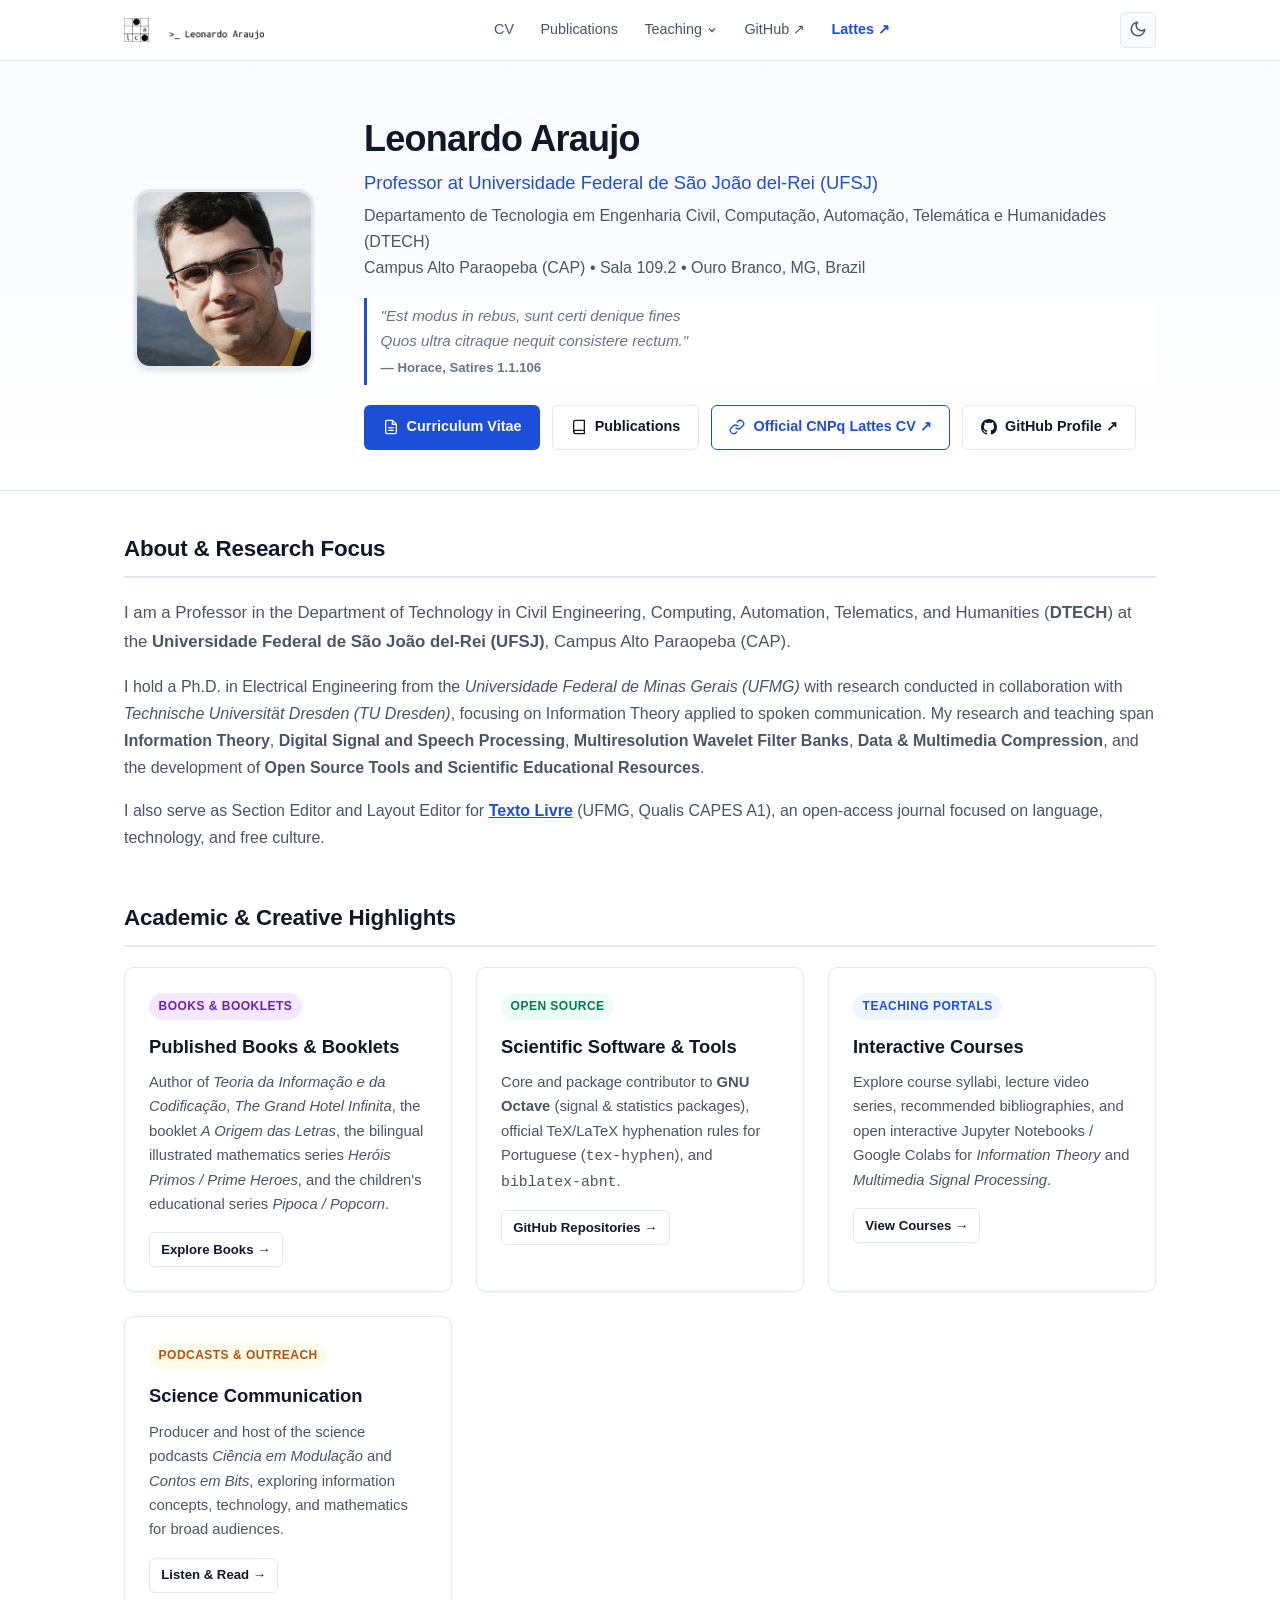
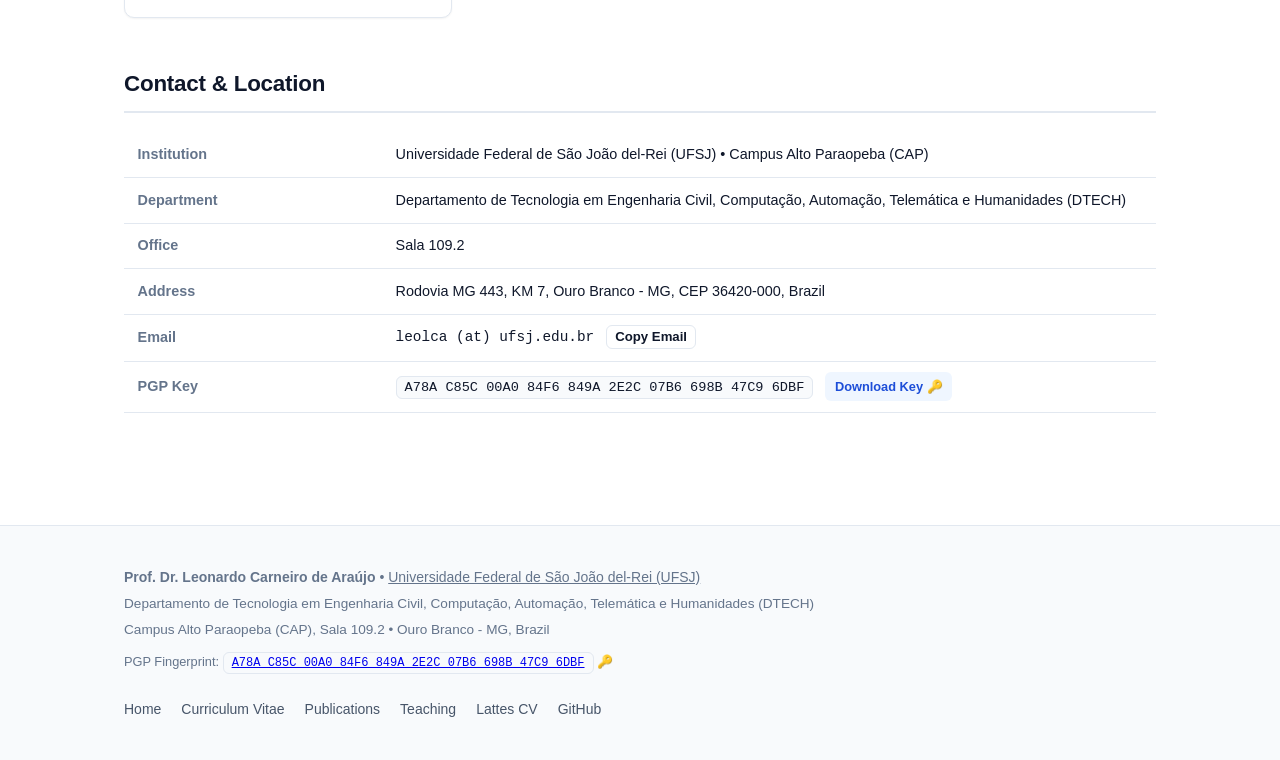
<file: index.html>
<!DOCTYPE html>
<html lang="en">
<head>
  <meta charset="utf-8">
  <meta name="viewport" content="width=device-width, initial-scale=1.0">
  <title>Home | Leonardo Araujo - UFSJ</title>
  <meta name="description" content="Academic homepage of Prof. Leonardo Araujo (UFSJ) - Publications, CV, Teaching in Information Theory and Multimedia Signal Processing">
  <link rel="stylesheet" href="css/style.css">
  <link rel="icon" href="data:image/svg+xml,<svg xmlns=%22http://www.w3.org/2000/svg%22 viewBox=%220 0 100 100%22><text y=%22.9em%22 font-size=%2290%22>👨‍🏫</text></svg>">
</head>
<body>

    <header class="site-header">
      <div class="container">
        <nav class="navbar">
          <a href="index.html" class="brand" title="Leonardo Araujo - Home" aria-label="Home">
            <img src="images/logo.png" alt="Leonardo Araujo" class="brand-logo">
          </a>
          
          <ul class="nav-links" id="nav-links">
            <li><a href="cv.html" class="nav-link">CV</a></li>
            <li><a href="publications.html" class="nav-link">Publications</a></li>
            
            <li class="nav-item-dropdown">
              <a href="teaching.html" class="nav-link">
                Teaching
                <svg class="dropdown-chevron" width="12" height="12" viewBox="0 0 24 24" fill="none" stroke="currentColor" stroke-width="2.5"><polyline points="6 9 12 15 18 9"/></svg>
              </a>
              <ul class="dropdown-menu">
                <li><a href="teaching.html" class="dropdown-item">Teaching Overview &amp; History</a></li>
                <li><a href="information-theory.html" class="dropdown-item">Information Theory</a></li>
                <li><a href="multimedia-signal-processing.html" class="dropdown-item">Multimedia Signal Processing</a></li>
              </ul>
            </li>

            <li><a href="https://github.com/leolca" target="_blank" rel="noopener" class="nav-link" title="GitHub Profile">GitHub ↗</a></li>
            <li><a href="http://lattes.cnpq.br/6946118605547297" target="_blank" rel="noopener" class="nav-link" title="CNPq Lattes CV" style="color:var(--primary);font-weight:600;">Lattes ↗</a></li>
          </ul>
          
          <div class="nav-actions">
            <button class="theme-toggle" id="theme-toggle" aria-label="Toggle dark/light theme" title="Toggle theme">
              <span id="theme-icon">
                <svg width="18" height="18" viewBox="0 0 24 24" fill="none" stroke="currentColor" stroke-width="2"><path d="M21 12.79A9 9 0 1 1 11.21 3 7 7 0 0 0 21 12.79z"/></svg>
              </span>
            </button>
            <button class="menu-toggle" id="menu-toggle" aria-label="Toggle menu">
              <svg width="20" height="20" viewBox="0 0 24 24" fill="none" stroke="currentColor" stroke-width="2"><line x1="3" y1="12" x2="21" y2="12"/><line x1="3" y1="6" x2="21" y2="6"/><line x1="3" y1="18" x2="21" y2="18"/></svg>
            </button>
          </div>
        </nav>
      </div>
    </header>
    

    <div class="hero-section">
      <div class="container">
        <div class="hero-grid">
          <div class="hero-avatar-wrap">
            <img src="images/avatar.jpg" alt="Leonardo Araujo" class="hero-avatar" onerror="this.src='images/blacktocat.png'">
          </div>
          <div>
            <h1 class="hero-name">Leonardo Araujo</h1>
            <div class="hero-title">Professor at Universidade Federal de São João del-Rei (UFSJ)</div>
            <div class="hero-affiliation">
              Departamento de Tecnologia em Engenharia Civil, Computação, Automação, Telemática e Humanidades (DTECH)<br>
              Campus Alto Paraopeba (CAP) &bull; Sala 109.2 &bull; Ouro Branco, MG, Brazil
            </div>
            
            <blockquote class="hero-quote">
              "Est modus in rebus, sunt certi denique fines<br>
              Quos ultra citraque nequit consistere rectum."
              <span class="hero-quote-author">&mdash; Horace, Satires 1.1.106</span>
            </blockquote>
            
            <div class="hero-cta">
              <a href="cv.html" class="btn btn-primary">
                <svg width="16" height="16" viewBox="0 0 24 24" fill="none" stroke="currentColor" stroke-width="2"><path d="M14 2H6a2 2 0 0 0-2 2v16a2 2 0 0 0 2 2h12a2 2 0 0 0 2-2V8z"/><polyline points="14 2 14 8 20 8"/><line x1="16" y1="13" x2="8" y2="13"/><line x1="16" y1="17" x2="8" y2="17"/></svg>
                Curriculum Vitae
              </a>
              <a href="publications.html" class="btn btn-secondary">
                <svg width="16" height="16" viewBox="0 0 24 24" fill="none" stroke="currentColor" stroke-width="2"><path d="M4 19.5A2.5 2.5 0 0 1 6.5 17H20"/><path d="M6.5 2H20v20H6.5A2.5 2.5 0 0 1 4 19.5v-15A2.5 2.5 0 0 1 6.5 2z"/></svg>
                Publications
              </a>
              <a href="http://lattes.cnpq.br/6946118605547297" target="_blank" rel="noopener" class="btn btn-secondary" style="border-color:var(--primary);color:var(--primary);">
                <svg width="16" height="16" viewBox="0 0 24 24" fill="none" stroke="currentColor" stroke-width="2"><path d="M10 13a5 5 0 0 0 7.54.54l3-3a5 5 0 0 0-7.07-7.07l-1.72 1.71"/><path d="M14 11a5 5 0 0 0-7.54-.54l-3 3a5 5 0 0 0 7.07 7.07l1.71-1.71"/></svg>
                Official CNPq Lattes CV ↗
              </a>
              <a href="https://github.com/leolca" target="_blank" rel="noopener" class="btn btn-secondary">
                <svg width="16" height="16" viewBox="0 0 24 24" fill="currentColor"><path d="M12 0C5.37 0 0 5.37 0 12c0 5.31 3.435 9.795 8.205 11.385.6.105.825-.255.825-.57 0-.285-.015-1.23-.015-2.235-3.015.555-3.795-.735-4.035-1.41-.135-.345-.72-1.41-1.23-1.695-.42-.225-1.02-.78-.015-.795.945-.015 1.62.87 1.845 1.23 1.08 1.815 2.805 1.305 3.495.99.105-.78.42-1.305.765-1.605-2.67-.3-5.46-1.335-5.46-5.925 0-1.305.465-2.385 1.23-3.225-.12-.3-.54-1.53.12-3.18 0 0 1.005-.315 3.3 1.23.96-.27 1.98-.405 3-.405s2.04.135 3 .405c2.295-1.56 3.3-1.23 3.3-1.23.66 1.65.24 2.88.12 3.18.765.84 1.23 1.905 1.23 3.225 0 4.605-2.805 5.625-5.475 5.925.435.375.81 1.095.81 2.22 0 1.605-.015 2.895-.015 3.3 0 .315.225.69.825.57A12.02 12.02 0 0 0 24 12c0-6.63-5.37-12-12-12z"/></svg>
                GitHub Profile ↗
              </a>
            </div>
          </div>
        </div>
      </div>
    </div>

    <main class="main-content">
      <div class="container">
        
        <!-- About / Profile Overview -->
        <section class="section">
          <h2 class="section-title">About & Research Focus</h2>
          <p style="font-size:1.05rem;line-height:1.75;margin-bottom:1rem;color:var(--text-secondary);">
            I am a Professor in the Department of Technology in Civil Engineering, Computing, Automation, Telematics, and Humanities (<strong>DTECH</strong>) at the <strong>Universidade Federal de São João del-Rei (UFSJ)</strong>, Campus Alto Paraopeba (CAP).
          </p>
          <p style="font-size:1rem;line-height:1.7;margin-bottom:1rem;color:var(--text-secondary);">
            I hold a Ph.D. in Electrical Engineering from the <em>Universidade Federal de Minas Gerais (UFMG)</em> with research conducted in collaboration with <em>Technische Universität Dresden (TU Dresden)</em>, focusing on Information Theory applied to spoken communication. My research and teaching span <strong>Information Theory</strong>, <strong>Digital Signal and Speech Processing</strong>, <strong>Multiresolution Wavelet Filter Banks</strong>, <strong>Data & Multimedia Compression</strong>, and the development of <strong>Open Source Tools and Scientific Educational Resources</strong>.
          </p>
          <p style="font-size:1rem;line-height:1.7;margin-bottom:1rem;color:var(--text-secondary);">
            I also serve as Section Editor and Layout Editor for <a href="https://periodicos.ufmg.br/index.php/textolivre/about/editorialTeam" target="_blank" rel="noopener" style="color:var(--primary);font-weight:600;">Texto Livre</a> (UFMG, Qualis CAPES A1), an open-access journal focused on language, technology, and free culture.
          </p>
        </section>

        <!-- Highlights Grid -->
        <section class="section">
          <h2 class="section-title">Academic & Creative Highlights</h2>
          <div class="cards-grid">
            
            <div class="card">
              <span class="badge badge-book" style="margin-bottom:0.75rem;">Books & Booklets</span>
              <h3 class="card-title">Published Books & Booklets</h3>
              <p class="card-text">
                Author of <em>Teoria da Informação e da Codificação</em>, <em>The Grand Hotel Infinita</em>, the booklet <em>A Origem das Letras</em>, the bilingual illustrated mathematics series <em>Heróis Primos / Prime Heroes</em>, and the children's educational series <em>Pipoca / Popcorn</em>.
              </p>
              <a href="publications.html" class="btn btn-secondary btn-sm">Explore Books &rarr;</a>
            </div>

            <div class="card">
              <span class="badge badge-code" style="margin-bottom:0.75rem;">Open Source</span>
              <h3 class="card-title">Scientific Software & Tools</h3>
              <p class="card-text">
                Core and package contributor to <strong>GNU Octave</strong> (signal & statistics packages), official TeX/LaTeX hyphenation rules for Portuguese (<code>tex-hyphen</code>), and <code>biblatex-abnt</code>.
              </p>
              <a href="https://github.com/leolca" target="_blank" rel="noopener" class="btn btn-secondary btn-sm">GitHub Repositories &rarr;</a>
            </div>

            <div class="card">
              <span class="badge badge-paper" style="margin-bottom:0.75rem;">Teaching Portals</span>
              <h3 class="card-title">Interactive Courses</h3>
              <p class="card-text">
                Explore course syllabi, lecture video series, recommended bibliographies, and open interactive Jupyter Notebooks / Google Colabs for <em>Information Theory</em> and <em>Multimedia Signal Processing</em>.
              </p>
              <a href="teaching.html" class="btn btn-secondary btn-sm">View Courses &rarr;</a>
            </div>

            <div class="card">
              <span class="badge badge-media" style="margin-bottom:0.75rem;">Podcasts & Outreach</span>
              <h3 class="card-title">Science Communication</h3>
              <p class="card-text">
                Producer and host of the science podcasts <em>Ciência em Modulação</em> and <em>Contos em Bits</em>, exploring information concepts, technology, and mathematics for broad audiences.
              </p>
              <a href="publications.html" class="btn btn-secondary btn-sm">Listen & Read &rarr;</a>
            </div>

          </div>
        </section>

        <!-- Contact & Verification Section -->
        <section class="section">
          <h2 class="section-title">Contact & Location</h2>
          <table class="info-table">
            <tbody>
              <tr>
                <th>Institution</th>
                <td>Universidade Federal de São João del-Rei (UFSJ) &bull; Campus Alto Paraopeba (CAP)</td>
              </tr>
              <tr>
                <th>Department</th>
                <td>Departamento de Tecnologia em Engenharia Civil, Computação, Automação, Telemática e Humanidades (DTECH)</td>
              </tr>
              <tr>
                <th>Office</th>
                <td>Sala 109.2</td>
              </tr>
              <tr>
                <th>Address</th>
                <td>Rodovia MG 443, KM 7, Ouro Branco - MG, CEP 36420-000, Brazil</td>
              </tr>
              <tr>
                <th>Email</th>
                <td>
                  <code>leolca (at) ufsj.edu.br</code>
                  <button class="btn btn-secondary btn-sm" style="margin-left:0.5rem;padding:0.2rem 0.5rem;" data-copy="leolca@ufsj.edu.br">Copy Email</button>
                </td>
              </tr>
              <tr>
                <th>PGP Key</th>
                <td>
                  <span class="key-code">A78A C85C 00A0 84F6 849A  2E2C 07B6 698B 47C9 6DBF</span>
                  <a href="https://keys.openpgp.org/vks/v1/by-fingerprint/A78AC85C00A084F6849A2E2C07B6698B47C96DBF" target="_blank" rel="noopener" class="pub-link" style="margin-left:0.5rem;">Download Key 🔑</a>
                </td>
              </tr>
            </tbody>
          </table>
        </section>

      </div>
    </main>
    

    <footer class="site-footer">
      <div class="container">
        <div class="footer-grid">
          <div>
            <p><strong>Prof. Dr. Leonardo Carneiro de Araújo</strong> &bull; <a href="https://www.ufsj.edu.br" target="_blank" rel="noopener" style="color:inherit;text-decoration:underline;">Universidade Federal de São João del-Rei (UFSJ)</a></p>
            <p style="margin-top:0.25rem;font-size:0.85rem;">Departamento de Tecnologia em Engenharia Civil, Computação, Automação, Telemática e Humanidades (DTECH)</p>
            <p style="margin-top:0.25rem;font-size:0.85rem;">Campus Alto Paraopeba (CAP), Sala 109.2 &bull; Ouro Branco - MG, Brazil</p>
            <p style="margin-top:0.6rem;font-size:0.8rem;">
              PGP Fingerprint: <a href="https://keys.openpgp.org/vks/v1/by-fingerprint/A78AC85C00A084F6849A2E2C07B6698B47C96DBF" target="_blank" rel="noopener" class="key-code" style="font-size:0.75rem;">A78A C85C 00A0 84F6 849A 2E2C 07B6 698B 47C9 6DBF</a> 🔑
            </p>
          </div>
          <ul class="footer-links">
            <li><a href="index.html" class="footer-link">Home</a></li>
            <li><a href="cv.html" class="footer-link">Curriculum Vitae</a></li>
            <li><a href="publications.html" class="footer-link">Publications</a></li>
            <li><a href="teaching.html" class="footer-link">Teaching</a></li>
            <li><a href="http://lattes.cnpq.br/6946118605547297" target="_blank" rel="noopener" class="footer-link">Lattes CV</a></li>
            <li><a href="https://github.com/leolca" target="_blank" rel="noopener" class="footer-link">GitHub</a></li>
          </ul>
        </div>
      </div>
    </footer>
    <script src="js/main.js"></script>
    
</body>
</html>
</file>
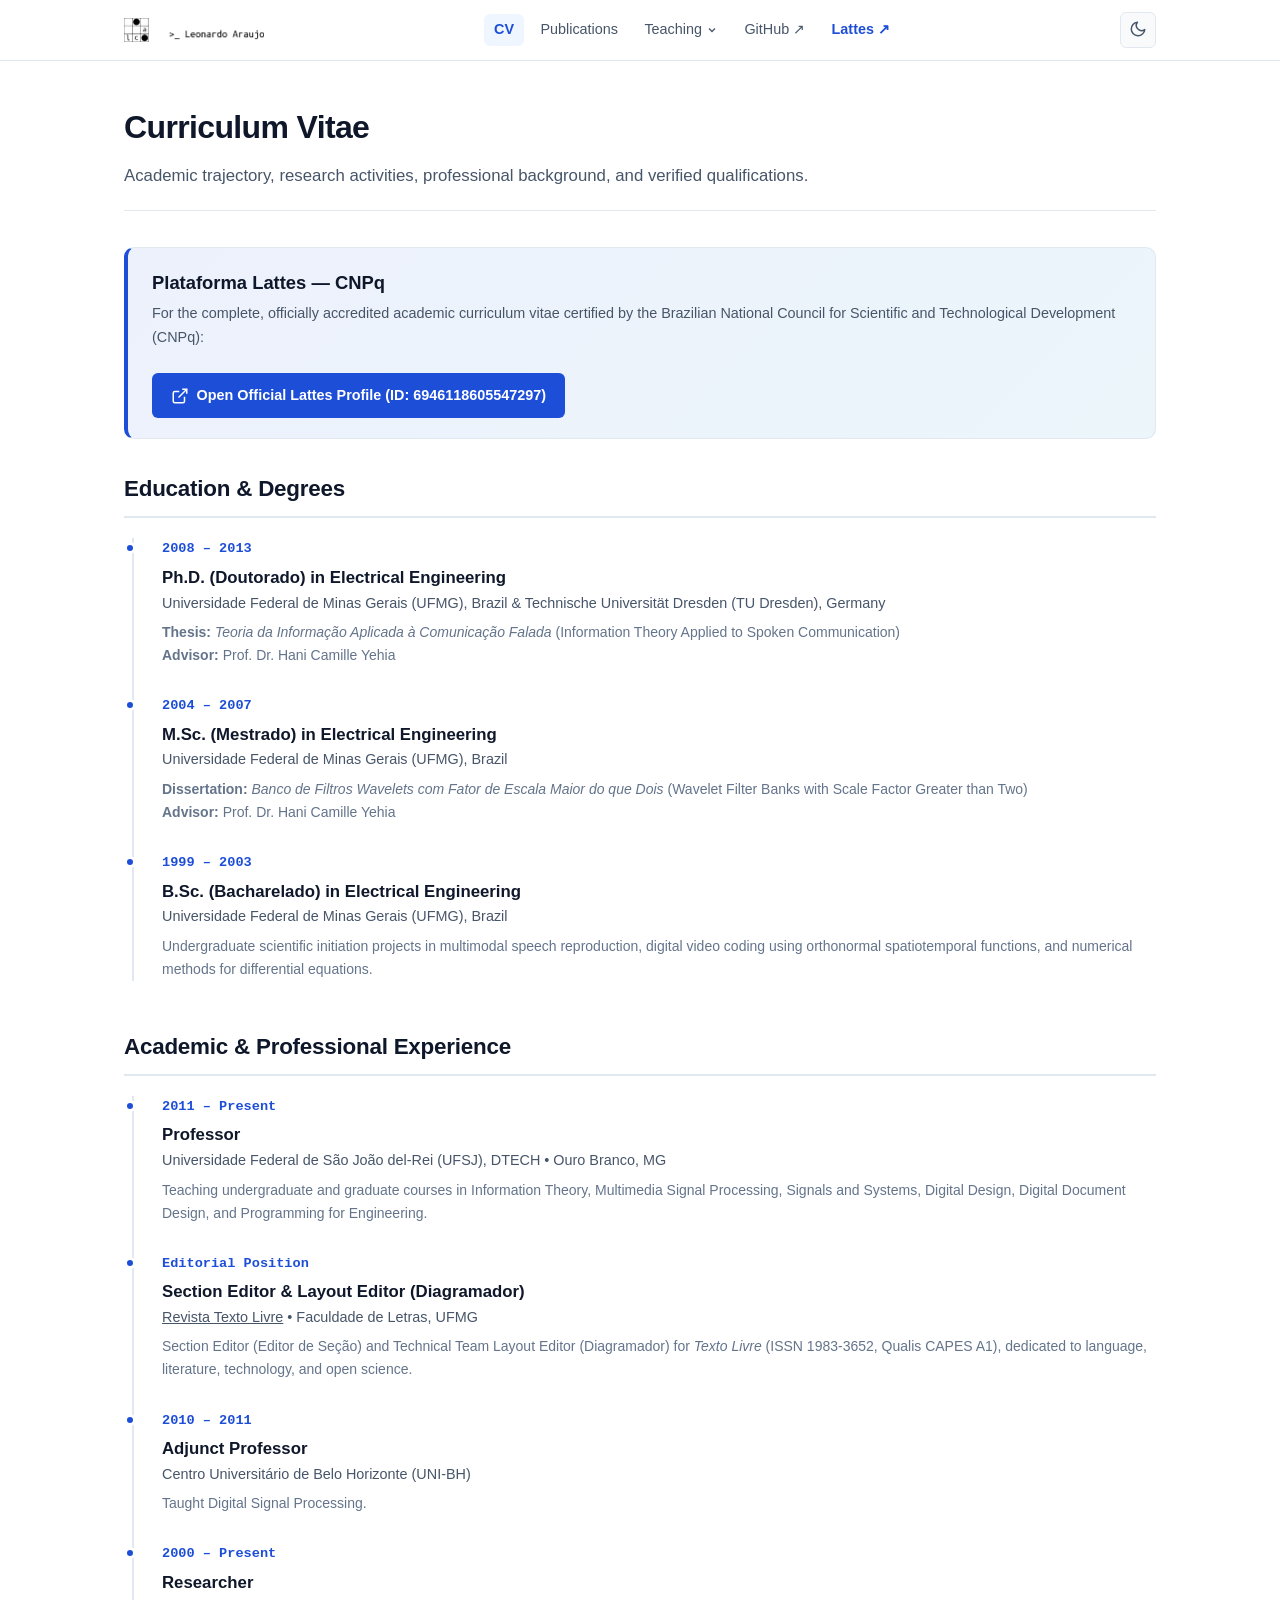
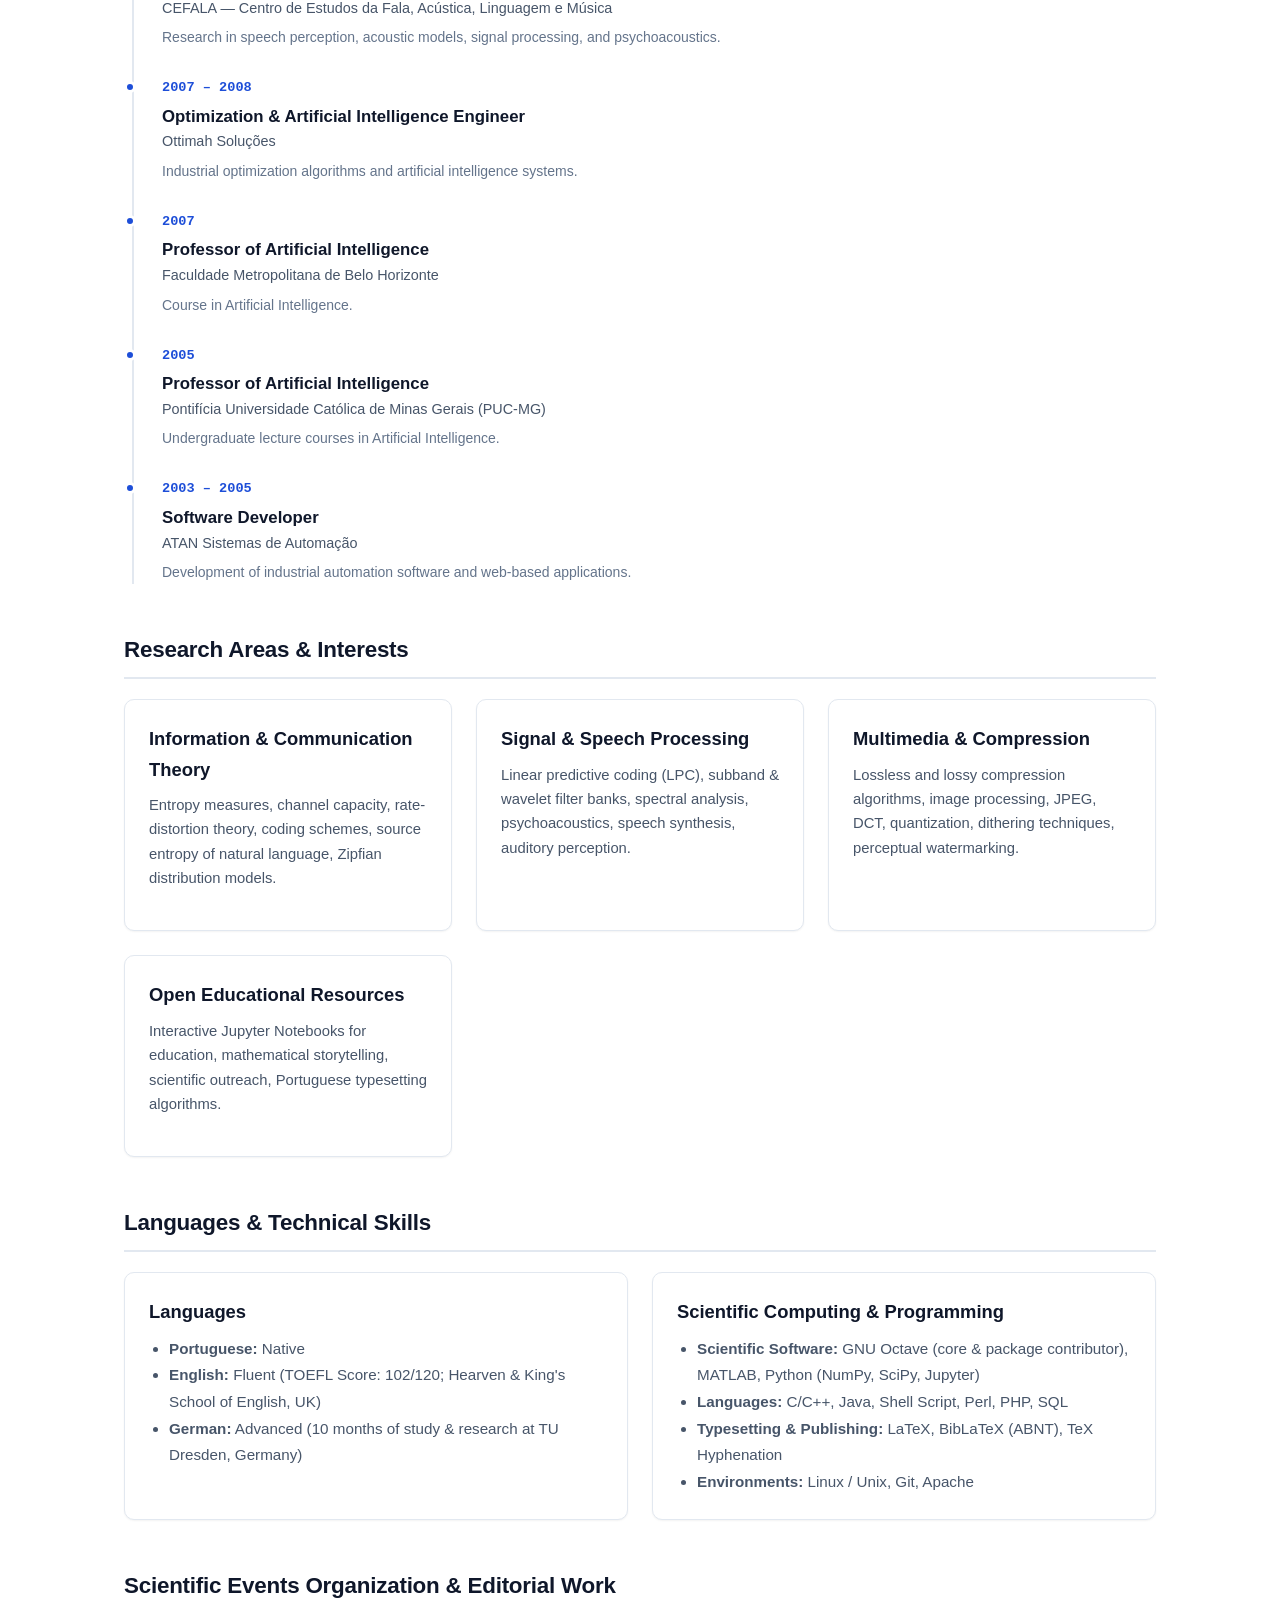
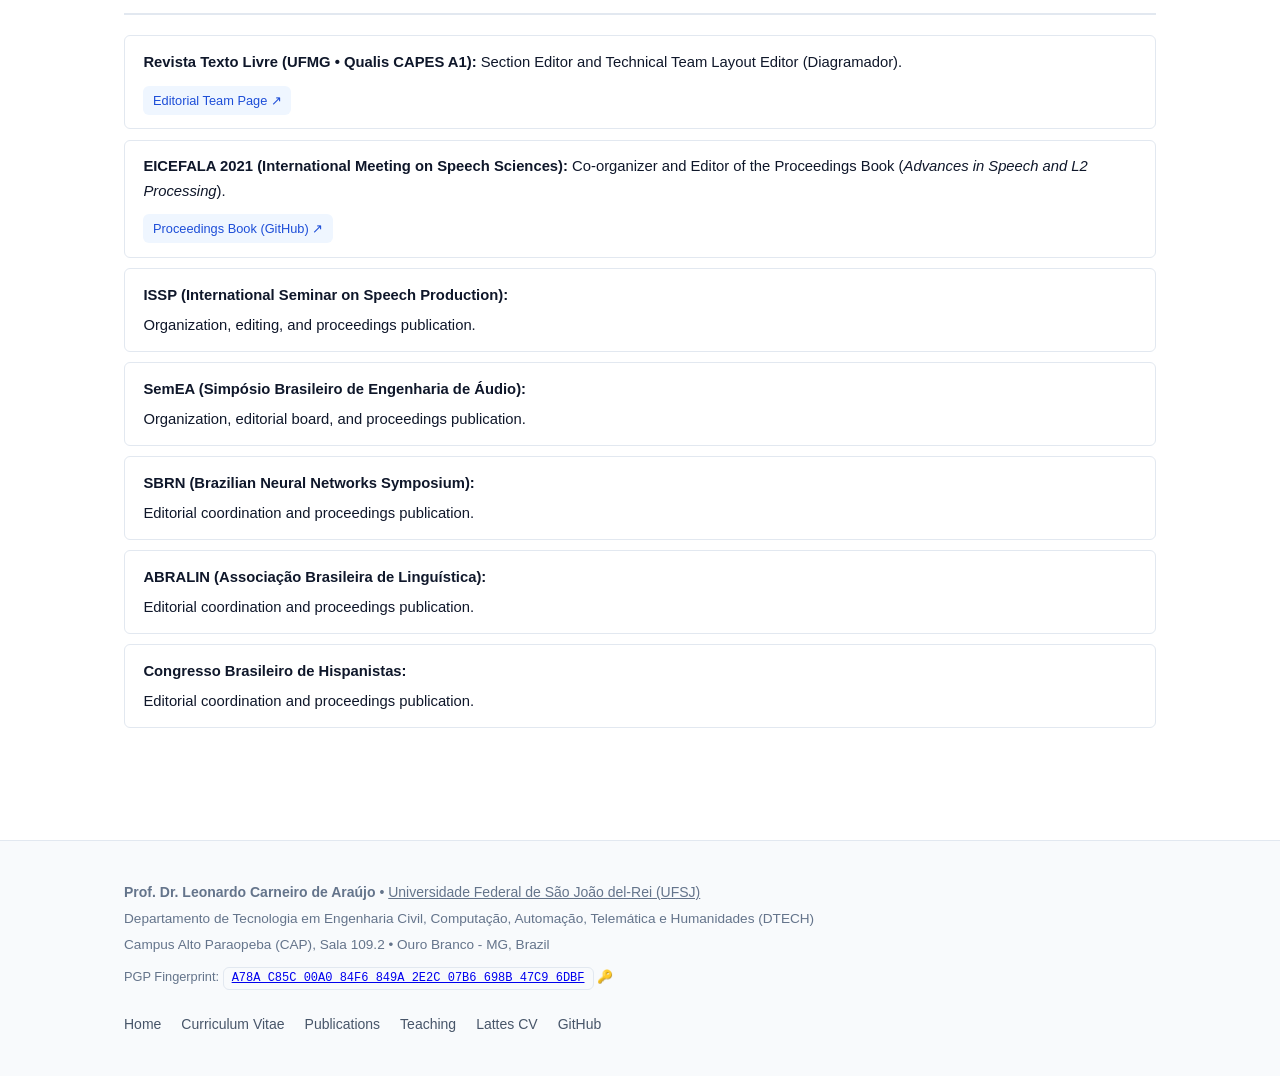
<file: cv.html>
<!DOCTYPE html>
<html lang="en">
<head>
  <meta charset="utf-8">
  <meta name="viewport" content="width=device-width, initial-scale=1.0">
  <title>Curriculum Vitae | Leonardo Araujo - UFSJ</title>
  <meta name="description" content="Academic homepage of Prof. Leonardo Araujo (UFSJ) - Publications, CV, Teaching in Information Theory and Multimedia Signal Processing">
  <link rel="stylesheet" href="css/style.css">
  <link rel="icon" href="data:image/svg+xml,<svg xmlns=%22http://www.w3.org/2000/svg%22 viewBox=%220 0 100 100%22><text y=%22.9em%22 font-size=%2290%22>👨‍🏫</text></svg>">
</head>
<body>

    <header class="site-header">
      <div class="container">
        <nav class="navbar">
          <a href="index.html" class="brand" title="Leonardo Araujo - Home" aria-label="Home">
            <img src="images/logo.png" alt="Leonardo Araujo" class="brand-logo">
          </a>
          
          <ul class="nav-links" id="nav-links">
            <li><a href="cv.html" class="nav-link active">CV</a></li>
            <li><a href="publications.html" class="nav-link">Publications</a></li>
            
            <li class="nav-item-dropdown">
              <a href="teaching.html" class="nav-link">
                Teaching
                <svg class="dropdown-chevron" width="12" height="12" viewBox="0 0 24 24" fill="none" stroke="currentColor" stroke-width="2.5"><polyline points="6 9 12 15 18 9"/></svg>
              </a>
              <ul class="dropdown-menu">
                <li><a href="teaching.html" class="dropdown-item">Teaching Overview &amp; History</a></li>
                <li><a href="information-theory.html" class="dropdown-item">Information Theory</a></li>
                <li><a href="multimedia-signal-processing.html" class="dropdown-item">Multimedia Signal Processing</a></li>
              </ul>
            </li>

            <li><a href="https://github.com/leolca" target="_blank" rel="noopener" class="nav-link" title="GitHub Profile">GitHub ↗</a></li>
            <li><a href="http://lattes.cnpq.br/6946118605547297" target="_blank" rel="noopener" class="nav-link" title="CNPq Lattes CV" style="color:var(--primary);font-weight:600;">Lattes ↗</a></li>
          </ul>
          
          <div class="nav-actions">
            <button class="theme-toggle" id="theme-toggle" aria-label="Toggle dark/light theme" title="Toggle theme">
              <span id="theme-icon">
                <svg width="18" height="18" viewBox="0 0 24 24" fill="none" stroke="currentColor" stroke-width="2"><path d="M21 12.79A9 9 0 1 1 11.21 3 7 7 0 0 0 21 12.79z"/></svg>
              </span>
            </button>
            <button class="menu-toggle" id="menu-toggle" aria-label="Toggle menu">
              <svg width="20" height="20" viewBox="0 0 24 24" fill="none" stroke="currentColor" stroke-width="2"><line x1="3" y1="12" x2="21" y2="12"/><line x1="3" y1="6" x2="21" y2="6"/><line x1="3" y1="18" x2="21" y2="18"/></svg>
            </button>
          </div>
        </nav>
      </div>
    </header>
    

    <main class="main-content">
      <div class="container">
        
        <header class="page-header">
          <h1 class="page-title">Curriculum Vitae</h1>
          <p class="page-subtitle">Academic trajectory, research activities, professional background, and verified qualifications.</p>
        </header>

        <!-- Official Lattes Callout Banner -->
        <div class="cv-lattes-banner">
          <div class="cv-lattes-text">
            <h3>Plataforma Lattes &mdash; CNPq</h3>
            <p>For the complete, officially accredited academic curriculum vitae certified by the Brazilian National Council for Scientific and Technological Development (CNPq):</p>
          </div>
          <div>
            <a href="http://lattes.cnpq.br/6946118605547297" target="_blank" rel="noopener" class="btn btn-primary">
              <svg width="18" height="18" viewBox="0 0 24 24" fill="none" stroke="currentColor" stroke-width="2"><path d="M18 13v6a2 2 0 0 1-2 2H5a2 2 0 0 1-2-2V8a2 2 0 0 1 2-2h6"/><polyline points="15 3 21 3 21 9"/><line x1="10" y1="14" x2="21" y2="3"/></svg>
              Open Official Lattes Profile (ID: 6946118605547297)
            </a>
          </div>
        </div>

        <!-- Academic Education -->
        <section class="section">
          <h2 class="section-title">Education & Degrees</h2>
          <div class="cv-timeline">
            
            <div class="cv-timeline-item">
              <div class="cv-timeline-date">2008 &ndash; 2013</div>
              <div class="cv-timeline-title">Ph.D. (Doutorado) in Electrical Engineering</div>
              <div class="cv-timeline-place">Universidade Federal de Minas Gerais (UFMG), Brazil &amp; Technische Universität Dresden (TU Dresden), Germany</div>
              <div class="cv-timeline-desc">
                <strong>Thesis:</strong> <em>Teoria da Informação Aplicada à Comunicação Falada</em> (Information Theory Applied to Spoken Communication)<br>
                <strong>Advisor:</strong> Prof. Dr. Hani Camille Yehia
              </div>
            </div>

            <div class="cv-timeline-item">
              <div class="cv-timeline-date">2004 &ndash; 2007</div>
              <div class="cv-timeline-title">M.Sc. (Mestrado) in Electrical Engineering</div>
              <div class="cv-timeline-place">Universidade Federal de Minas Gerais (UFMG), Brazil</div>
              <div class="cv-timeline-desc">
                <strong>Dissertation:</strong> <em>Banco de Filtros Wavelets com Fator de Escala Maior do que Dois</em> (Wavelet Filter Banks with Scale Factor Greater than Two)<br>
                <strong>Advisor:</strong> Prof. Dr. Hani Camille Yehia
              </div>
            </div>

            <div class="cv-timeline-item">
              <div class="cv-timeline-date">1999 &ndash; 2003</div>
              <div class="cv-timeline-title">B.Sc. (Bacharelado) in Electrical Engineering</div>
              <div class="cv-timeline-place">Universidade Federal de Minas Gerais (UFMG), Brazil</div>
              <div class="cv-timeline-desc">
                Undergraduate scientific initiation projects in multimodal speech reproduction, digital video coding using orthonormal spatiotemporal functions, and numerical methods for differential equations.
              </div>
            </div>

          </div>
        </section>

        <!-- Professional Appointments -->
        <section class="section">
          <h2 class="section-title">Academic & Professional Experience</h2>
          <div class="cv-timeline">
            
            <div class="cv-timeline-item">
              <div class="cv-timeline-date">2011 &ndash; Present</div>
              <div class="cv-timeline-title">Professor</div>
              <div class="cv-timeline-place">Universidade Federal de São João del-Rei (UFSJ), DTECH &bull; Ouro Branco, MG</div>
              <div class="cv-timeline-desc">
                Teaching undergraduate and graduate courses in Information Theory, Multimedia Signal Processing, Signals and Systems, Digital Design, Digital Document Design, and Programming for Engineering.
              </div>
            </div>

            <div class="cv-timeline-item">
              <div class="cv-timeline-date">Editorial Position</div>
              <div class="cv-timeline-title">Section Editor &amp; Layout Editor (Diagramador)</div>
              <div class="cv-timeline-place"><a href="https://periodicos.ufmg.br/index.php/textolivre/about/editorialTeam" target="_blank" rel="noopener" style="color:inherit;text-decoration:underline;">Revista Texto Livre</a> &bull; Faculdade de Letras, UFMG</div>
              <div class="cv-timeline-desc">
                Section Editor (Editor de Seção) and Technical Team Layout Editor (Diagramador) for <em>Texto Livre</em> (ISSN 1983-3652, Qualis CAPES A1), dedicated to language, literature, technology, and open science.
              </div>
            </div>

            <div class="cv-timeline-item">
              <div class="cv-timeline-date">2010 &ndash; 2011</div>
              <div class="cv-timeline-title">Adjunct Professor</div>
              <div class="cv-timeline-place">Centro Universitário de Belo Horizonte (UNI-BH)</div>
              <div class="cv-timeline-desc">Taught Digital Signal Processing.</div>
            </div>

            <div class="cv-timeline-item">
              <div class="cv-timeline-date">2000 &ndash; Present</div>
              <div class="cv-timeline-title">Researcher</div>
              <div class="cv-timeline-place">CEFALA &mdash; Centro de Estudos da Fala, Acústica, Linguagem e Música</div>
              <div class="cv-timeline-desc">Research in speech perception, acoustic models, signal processing, and psychoacoustics.</div>
            </div>

            <div class="cv-timeline-item">
              <div class="cv-timeline-date">2007 &ndash; 2008</div>
              <div class="cv-timeline-title">Optimization & Artificial Intelligence Engineer</div>
              <div class="cv-timeline-place">Ottimah Soluções</div>
              <div class="cv-timeline-desc">Industrial optimization algorithms and artificial intelligence systems.</div>
            </div>

            <div class="cv-timeline-item">
              <div class="cv-timeline-date">2007</div>
              <div class="cv-timeline-title">Professor of Artificial Intelligence</div>
              <div class="cv-timeline-place">Faculdade Metropolitana de Belo Horizonte</div>
              <div class="cv-timeline-desc">Course in Artificial Intelligence.</div>
            </div>

            <div class="cv-timeline-item">
              <div class="cv-timeline-date">2005</div>
              <div class="cv-timeline-title">Professor of Artificial Intelligence</div>
              <div class="cv-timeline-place">Pontifícia Universidade Católica de Minas Gerais (PUC-MG)</div>
              <div class="cv-timeline-desc">Undergraduate lecture courses in Artificial Intelligence.</div>
            </div>

            <div class="cv-timeline-item">
              <div class="cv-timeline-date">2003 &ndash; 2005</div>
              <div class="cv-timeline-title">Software Developer</div>
              <div class="cv-timeline-place">ATAN Sistemas de Automação</div>
              <div class="cv-timeline-desc">Development of industrial automation software and web-based applications.</div>
            </div>

          </div>
        </section>

        <!-- Research Interests -->
        <section class="section">
          <h2 class="section-title">Research Areas & Interests</h2>
          <div class="cards-grid">
            <div class="card">
              <h3 class="card-title">Information & Communication Theory</h3>
              <p class="card-text">Entropy measures, channel capacity, rate-distortion theory, coding schemes, source entropy of natural language, Zipfian distribution models.</p>
            </div>
            <div class="card">
              <h3 class="card-title">Signal & Speech Processing</h3>
              <p class="card-text">Linear predictive coding (LPC), subband & wavelet filter banks, spectral analysis, psychoacoustics, speech synthesis, auditory perception.</p>
            </div>
            <div class="card">
              <h3 class="card-title">Multimedia & Compression</h3>
              <p class="card-text">Lossless and lossy compression algorithms, image processing, JPEG, DCT, quantization, dithering techniques, perceptual watermarking.</p>
            </div>
            <div class="card">
              <h3 class="card-title">Open Educational Resources</h3>
              <p class="card-text">Interactive Jupyter Notebooks for education, mathematical storytelling, scientific outreach, Portuguese typesetting algorithms.</p>
            </div>
          </div>
        </section>

        <!-- Languages & Technical Skills -->
        <section class="section">
          <h2 class="section-title">Languages & Technical Skills</h2>
          <div style="display:grid;grid-template-columns:repeat(auto-fit, minmax(280px, 1fr));gap:1.5rem;">
            
            <div class="card">
              <h3 class="card-title">Languages</h3>
              <ul style="padding-left:1.25rem;color:var(--text-secondary);font-size:0.95rem;line-height:1.75;">
                <li><strong>Portuguese:</strong> Native</li>
                <li><strong>English:</strong> Fluent (TOEFL Score: 102/120; Hearven & King's School of English, UK)</li>
                <li><strong>German:</strong> Advanced (10 months of study & research at TU Dresden, Germany)</li>
              </ul>
            </div>

            <div class="card">
              <h3 class="card-title">Scientific Computing & Programming</h3>
              <ul style="padding-left:1.25rem;color:var(--text-secondary);font-size:0.95rem;line-height:1.75;">
                <li><strong>Scientific Software:</strong> GNU Octave (core & package contributor), MATLAB, Python (NumPy, SciPy, Jupyter)</li>
                <li><strong>Languages:</strong> C/C++, Java, Shell Script, Perl, PHP, SQL</li>
                <li><strong>Typesetting & Publishing:</strong> LaTeX, BibLaTeX (ABNT), TeX Hyphenation</li>
                <li><strong>Environments:</strong> Linux / Unix, Git, Apache</li>
              </ul>
            </div>

          </div>
        </section>

        <!-- Scientific Events -->
        <section class="section">
          <h2 class="section-title">Scientific Events Organization & Editorial Work</h2>
          <ul class="syllabus-list">
            <li class="syllabus-item">
              <div>
                <strong>Revista Texto Livre (UFMG &bull; Qualis CAPES A1):</strong> Section Editor and Technical Team Layout Editor (Diagramador).
              </div>
              <div class="pub-links" style="margin-top:0.35rem;">
                <a href="https://periodicos.ufmg.br/index.php/textolivre/about/editorialTeam" target="_blank" rel="noopener" class="pub-link">Editorial Team Page ↗</a>
              </div>
            </li>
            <li class="syllabus-item">
              <div>
                <strong>EICEFALA 2021 (International Meeting on Speech Sciences):</strong> Co-organizer and Editor of the Proceedings Book (<em>Advances in Speech and L2 Processing</em>).
              </div>
              <div class="pub-links" style="margin-top:0.35rem;">
                <a href="https://github.com/eicefala/eicefala2021" target="_blank" rel="noopener" class="pub-link">Proceedings Book (GitHub) ↗</a>
              </div>
            </li>
            <li class="syllabus-item"><strong>ISSP (International Seminar on Speech Production):</strong> Organization, editing, and proceedings publication.</li>
            <li class="syllabus-item"><strong>SemEA (Simpósio Brasileiro de Engenharia de Áudio):</strong> Organization, editorial board, and proceedings publication.</li>
            <li class="syllabus-item"><strong>SBRN (Brazilian Neural Networks Symposium):</strong> Editorial coordination and proceedings publication.</li>
            <li class="syllabus-item"><strong>ABRALIN (Associação Brasileira de Linguística):</strong> Editorial coordination and proceedings publication.</li>
            <li class="syllabus-item"><strong>Congresso Brasileiro de Hispanistas:</strong> Editorial coordination and proceedings publication.</li>
          </ul>
        </section>

      </div>
    </main>
    

    <footer class="site-footer">
      <div class="container">
        <div class="footer-grid">
          <div>
            <p><strong>Prof. Dr. Leonardo Carneiro de Araújo</strong> &bull; <a href="https://www.ufsj.edu.br" target="_blank" rel="noopener" style="color:inherit;text-decoration:underline;">Universidade Federal de São João del-Rei (UFSJ)</a></p>
            <p style="margin-top:0.25rem;font-size:0.85rem;">Departamento de Tecnologia em Engenharia Civil, Computação, Automação, Telemática e Humanidades (DTECH)</p>
            <p style="margin-top:0.25rem;font-size:0.85rem;">Campus Alto Paraopeba (CAP), Sala 109.2 &bull; Ouro Branco - MG, Brazil</p>
            <p style="margin-top:0.6rem;font-size:0.8rem;">
              PGP Fingerprint: <a href="https://keys.openpgp.org/vks/v1/by-fingerprint/A78AC85C00A084F6849A2E2C07B6698B47C96DBF" target="_blank" rel="noopener" class="key-code" style="font-size:0.75rem;">A78A C85C 00A0 84F6 849A 2E2C 07B6 698B 47C9 6DBF</a> 🔑
            </p>
          </div>
          <ul class="footer-links">
            <li><a href="index.html" class="footer-link">Home</a></li>
            <li><a href="cv.html" class="footer-link">Curriculum Vitae</a></li>
            <li><a href="publications.html" class="footer-link">Publications</a></li>
            <li><a href="teaching.html" class="footer-link">Teaching</a></li>
            <li><a href="http://lattes.cnpq.br/6946118605547297" target="_blank" rel="noopener" class="footer-link">Lattes CV</a></li>
            <li><a href="https://github.com/leolca" target="_blank" rel="noopener" class="footer-link">GitHub</a></li>
          </ul>
        </div>
      </div>
    </footer>
    <script src="js/main.js"></script>
    
</body>
</html>
</file>
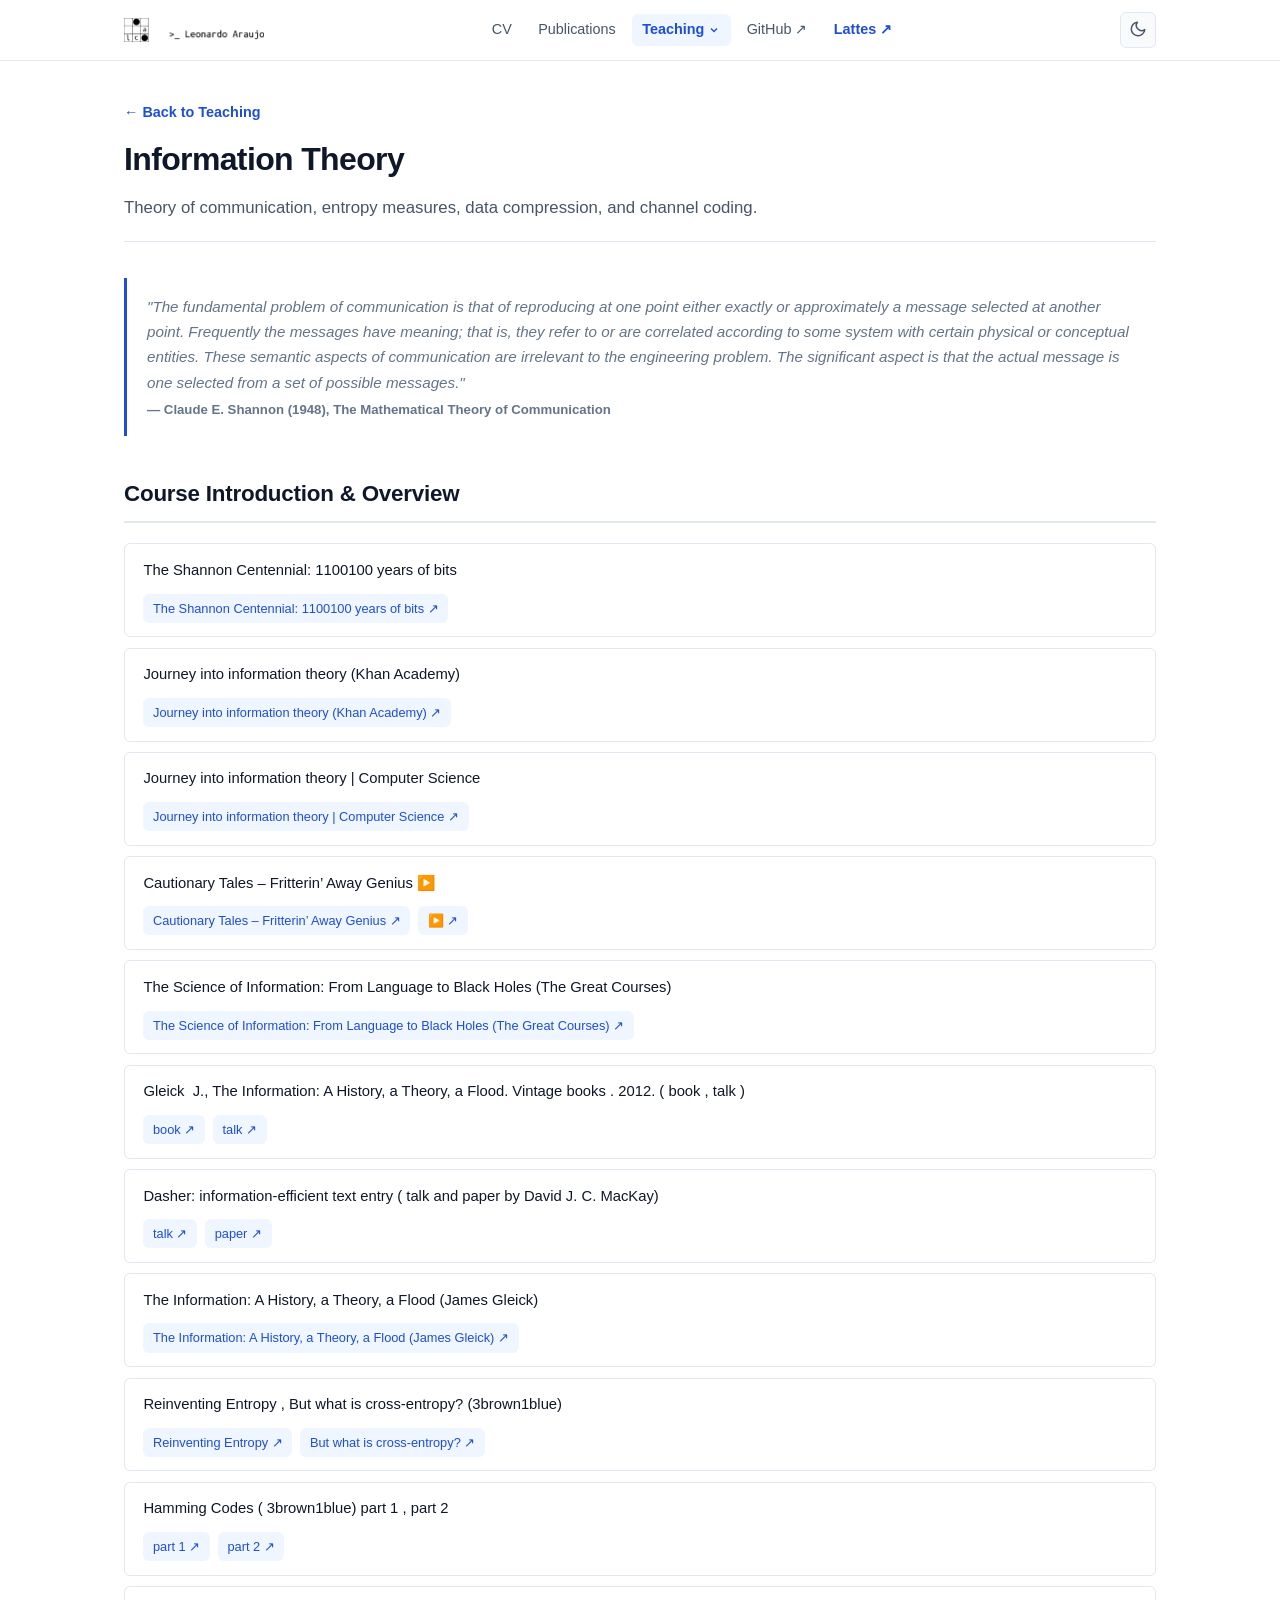
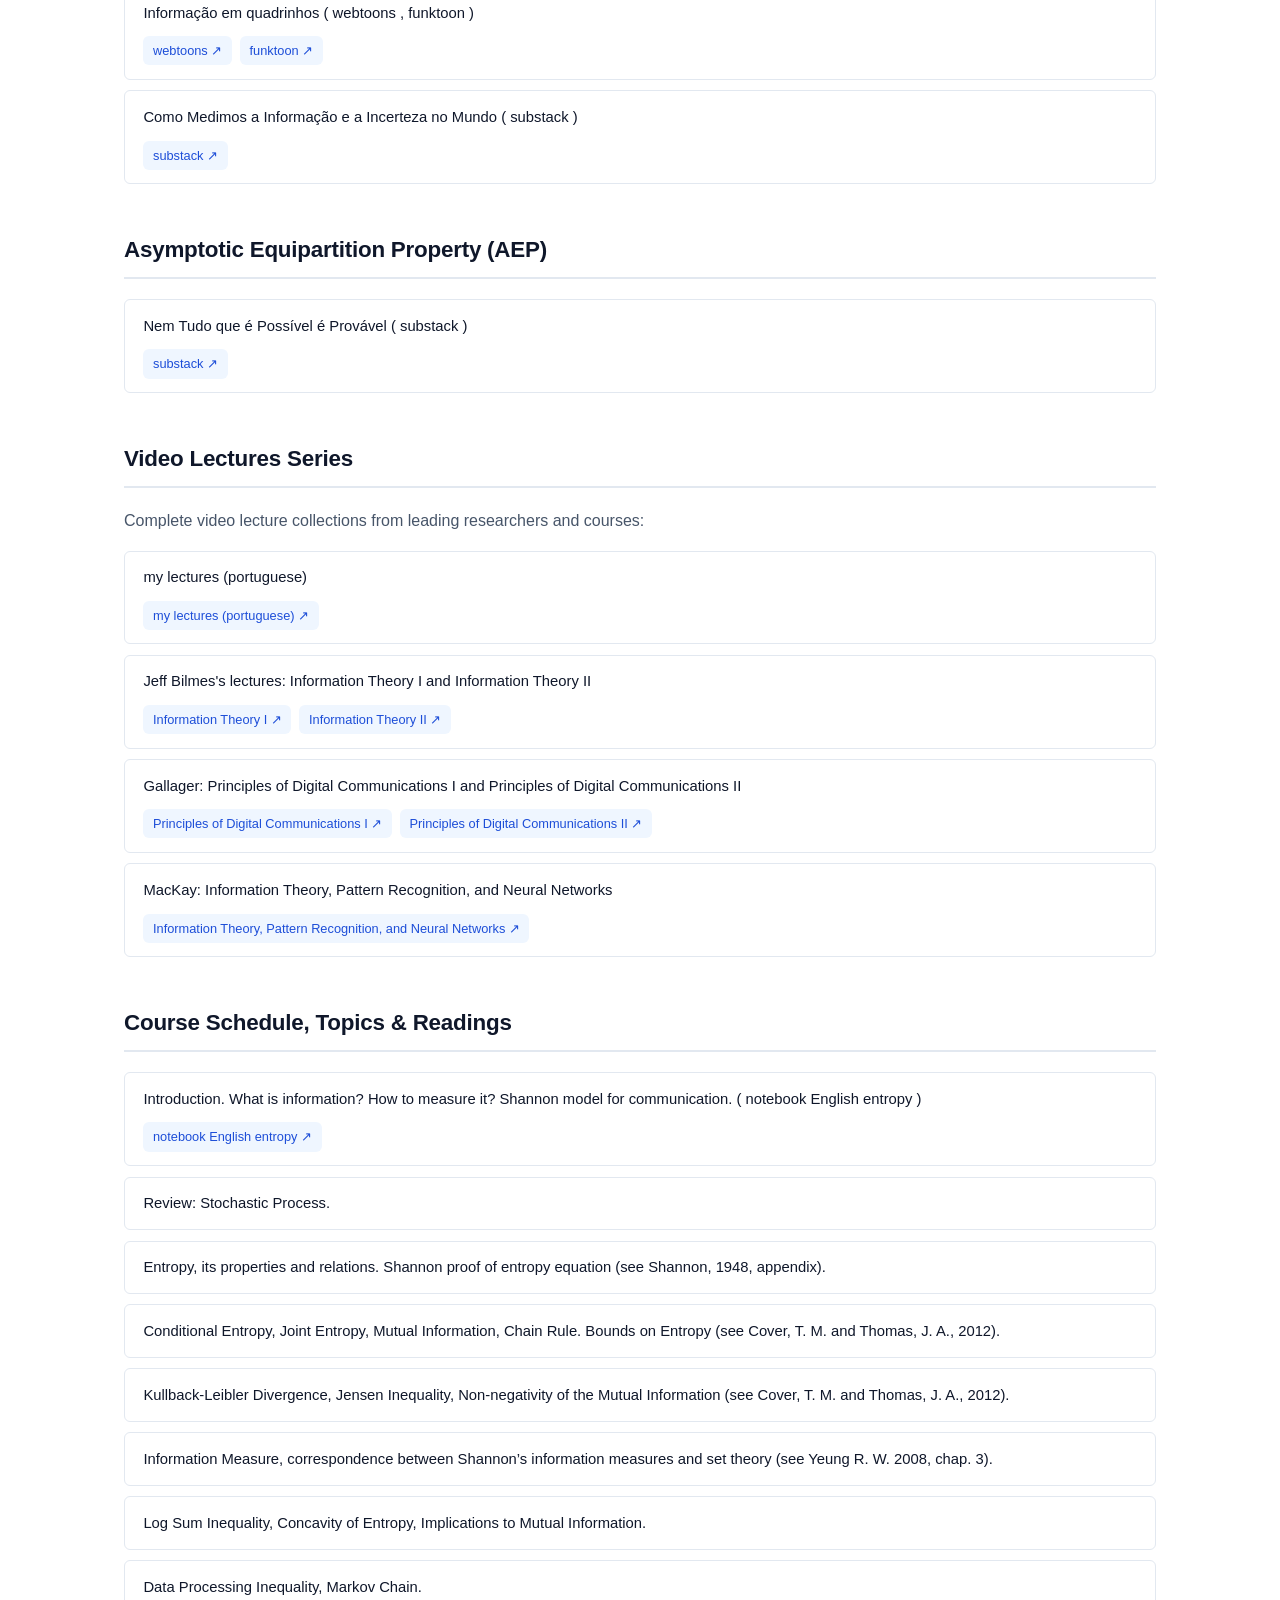
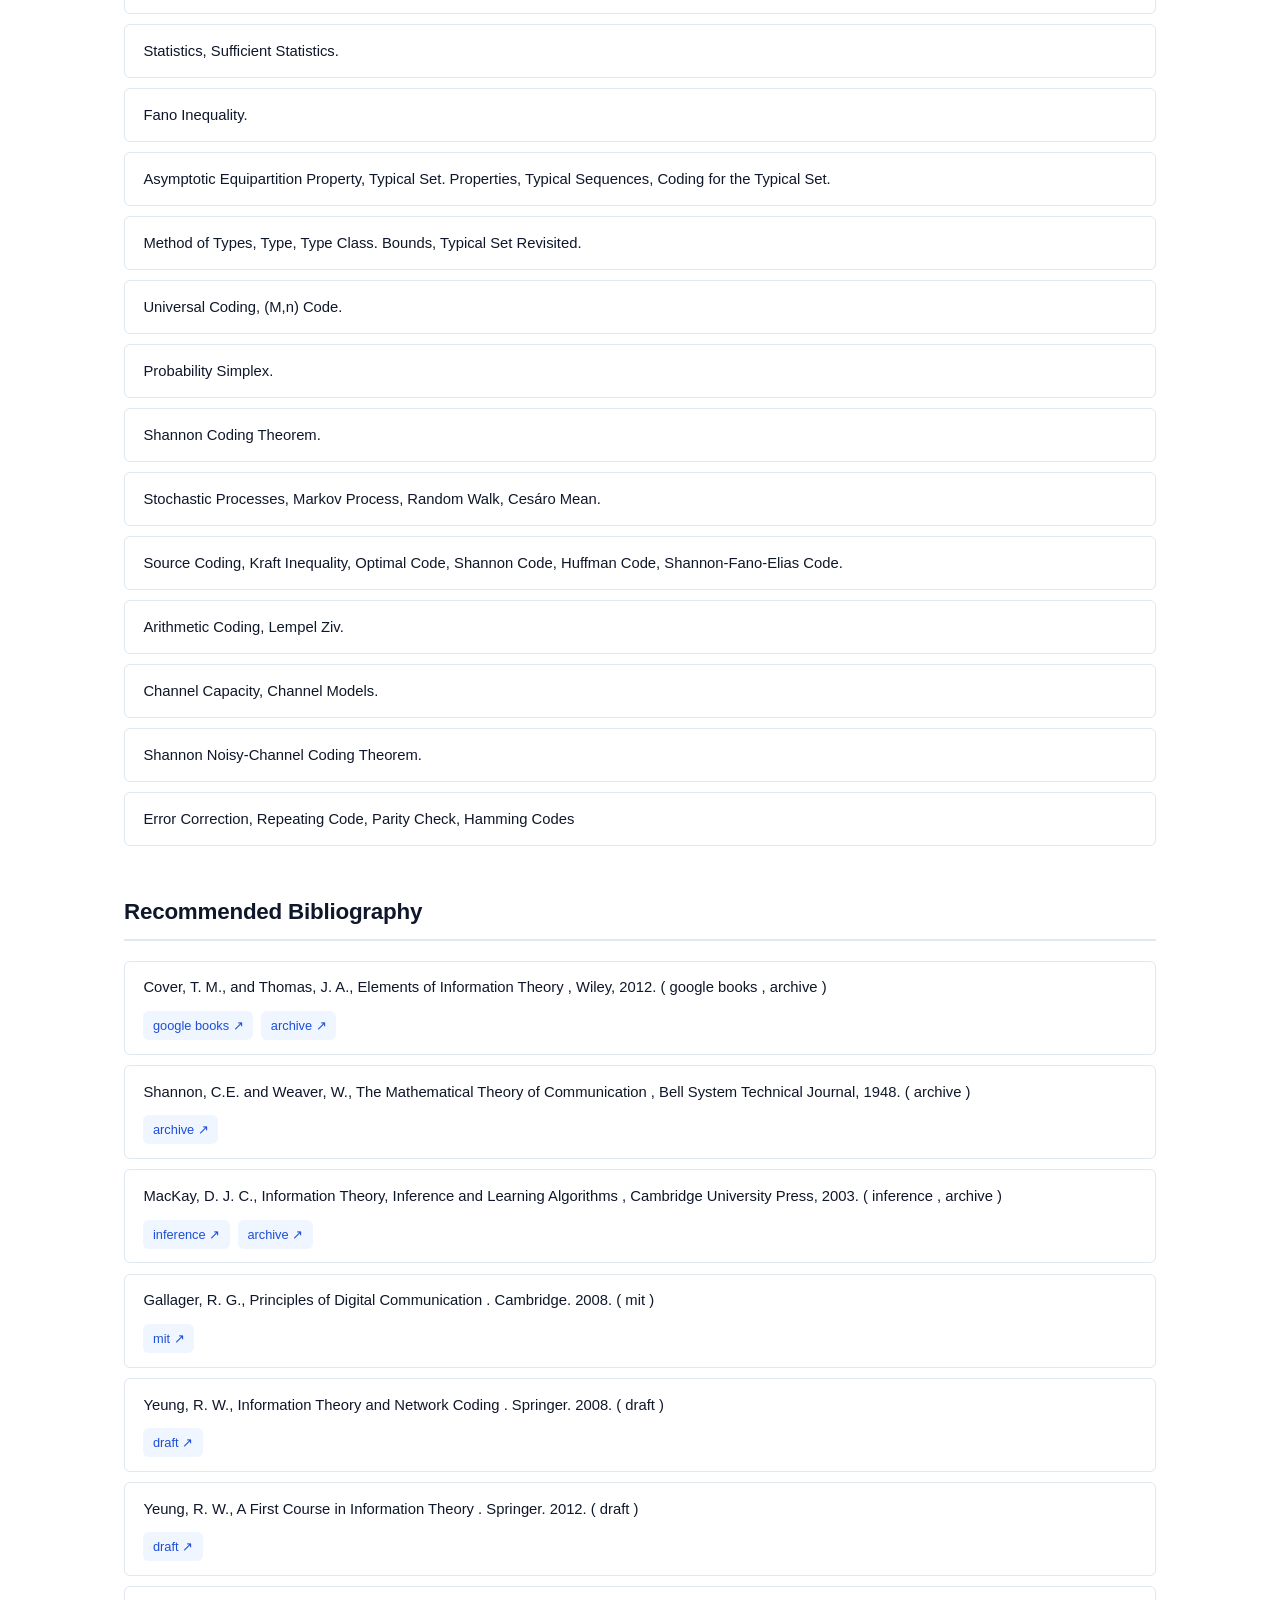
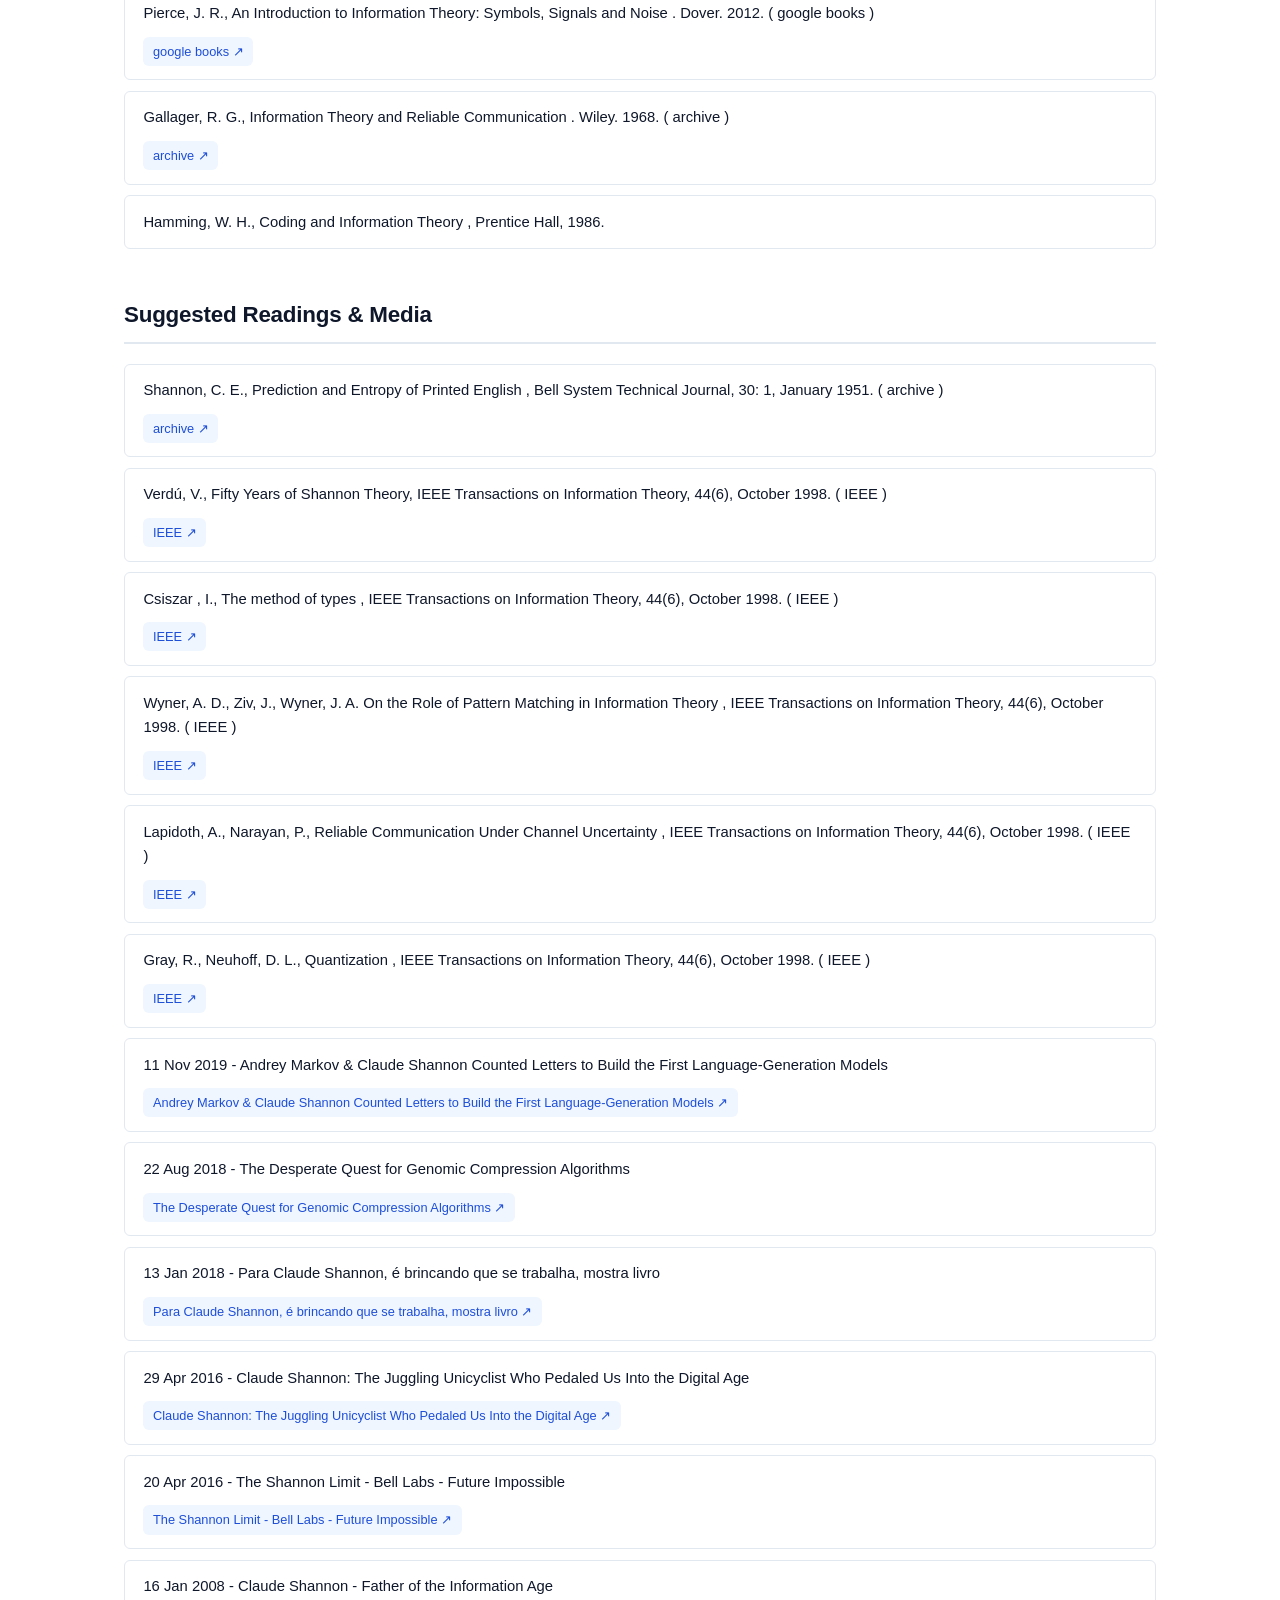
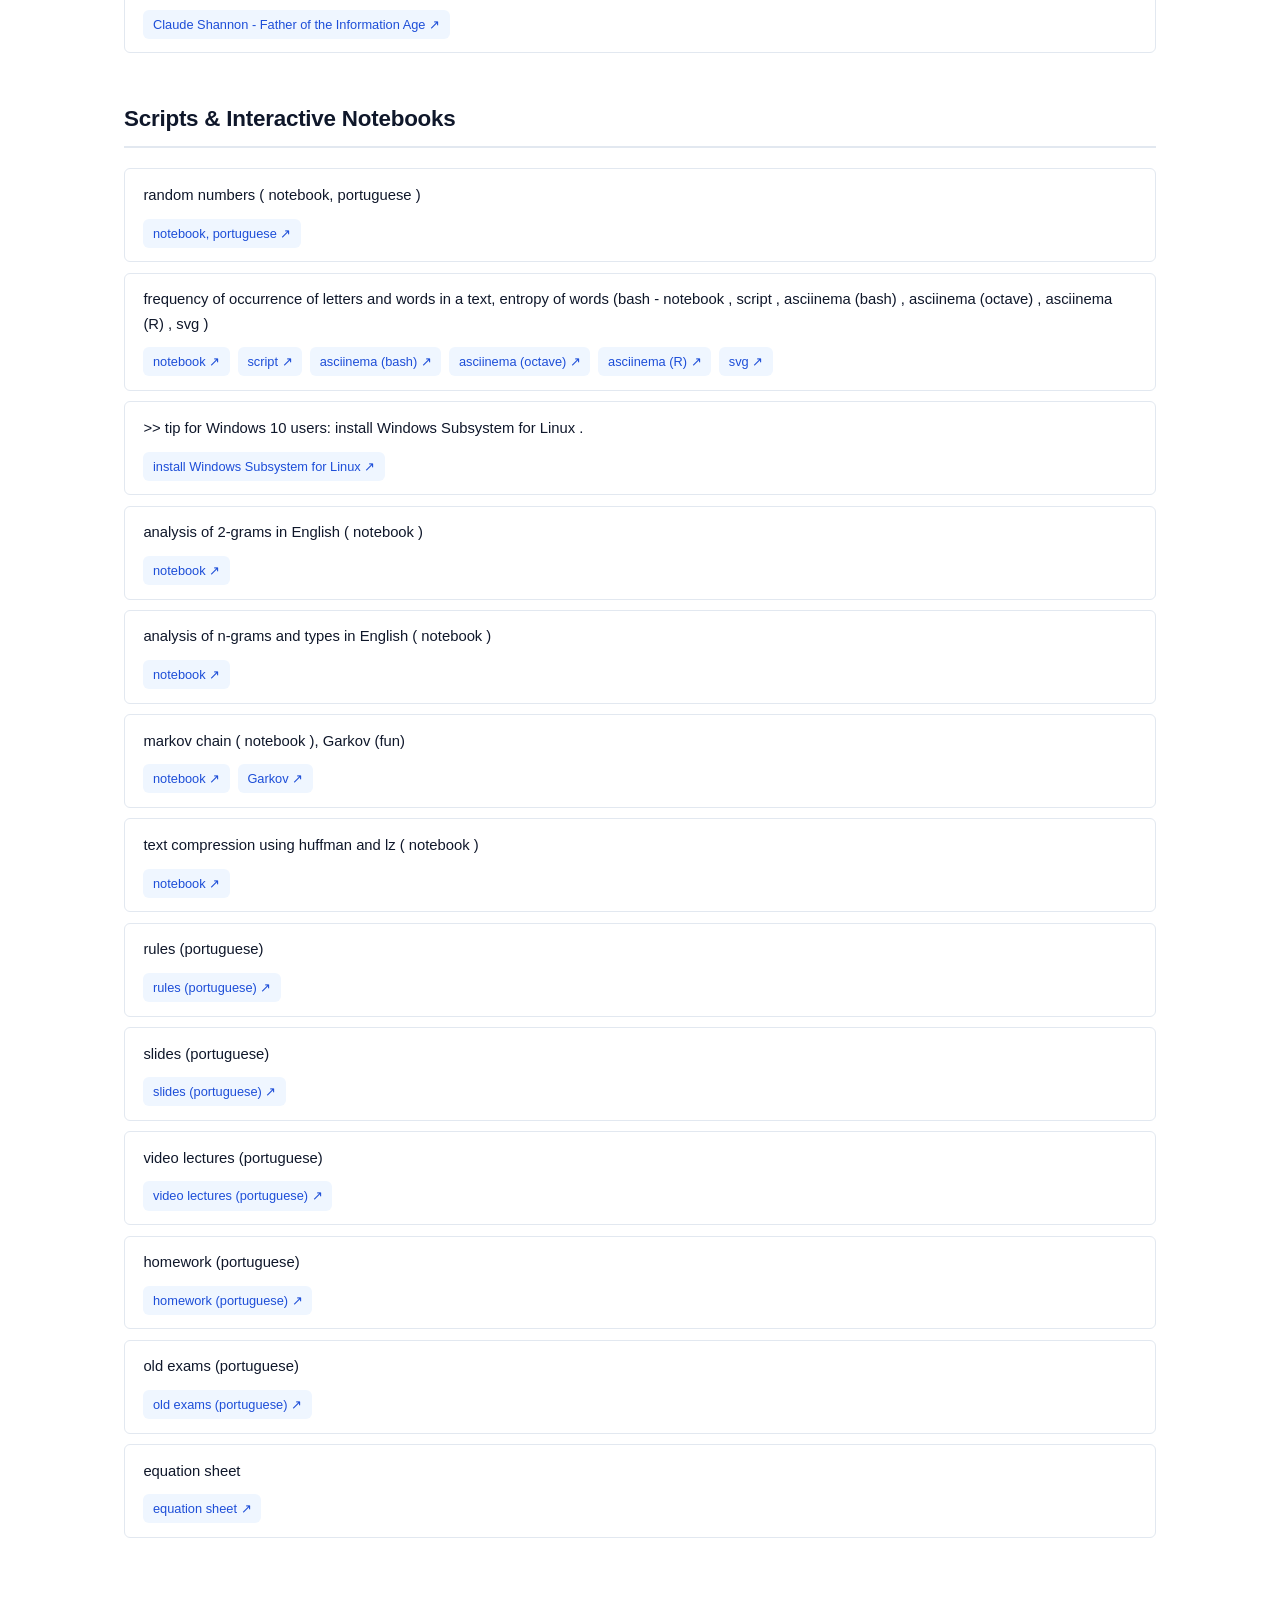
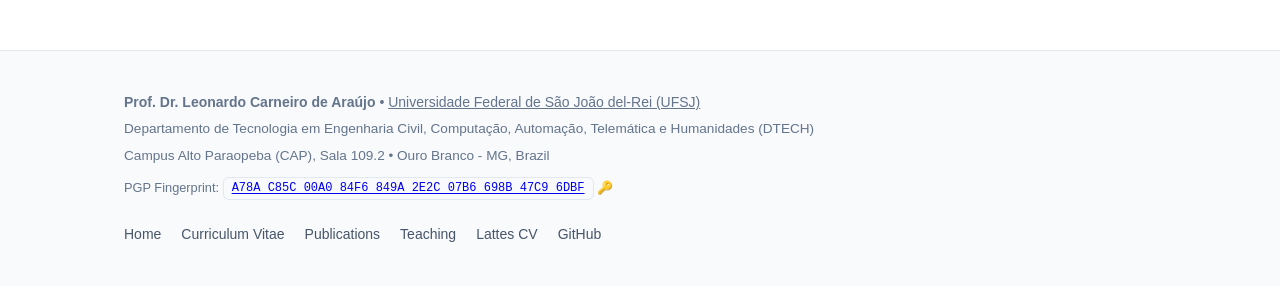
<file: information-theory.html>
<!DOCTYPE html>
<html lang="en">
<head>
  <meta charset="utf-8">
  <meta name="viewport" content="width=device-width, initial-scale=1.0">
  <title>Information Theory | Leonardo Araujo - UFSJ</title>
  <meta name="description" content="Academic homepage of Prof. Leonardo Araujo (UFSJ) - Publications, CV, Teaching in Information Theory and Multimedia Signal Processing">
  <link rel="stylesheet" href="css/style.css">
  <link rel="icon" href="data:image/svg+xml,<svg xmlns=%22http://www.w3.org/2000/svg%22 viewBox=%220 0 100 100%22><text y=%22.9em%22 font-size=%2290%22>👨‍🏫</text></svg>">
</head>
<body>

    <header class="site-header">
      <div class="container">
        <nav class="navbar">
          <a href="index.html" class="brand" title="Leonardo Araujo - Home" aria-label="Home">
            <img src="images/logo.png" alt="Leonardo Araujo" class="brand-logo">
          </a>
          
          <ul class="nav-links" id="nav-links">
            <li><a href="cv.html" class="nav-link">CV</a></li>
            <li><a href="publications.html" class="nav-link">Publications</a></li>
            
            <li class="nav-item-dropdown">
              <a href="teaching.html" class="nav-link active">
                Teaching
                <svg class="dropdown-chevron" width="12" height="12" viewBox="0 0 24 24" fill="none" stroke="currentColor" stroke-width="2.5"><polyline points="6 9 12 15 18 9"/></svg>
              </a>
              <ul class="dropdown-menu">
                <li><a href="teaching.html" class="dropdown-item">Teaching Overview &amp; History</a></li>
                <li><a href="information-theory.html" class="dropdown-item">Information Theory</a></li>
                <li><a href="multimedia-signal-processing.html" class="dropdown-item">Multimedia Signal Processing</a></li>
              </ul>
            </li>

            <li><a href="https://github.com/leolca" target="_blank" rel="noopener" class="nav-link" title="GitHub Profile">GitHub ↗</a></li>
            <li><a href="http://lattes.cnpq.br/6946118605547297" target="_blank" rel="noopener" class="nav-link" title="CNPq Lattes CV" style="color:var(--primary);font-weight:600;">Lattes ↗</a></li>
          </ul>
          
          <div class="nav-actions">
            <button class="theme-toggle" id="theme-toggle" aria-label="Toggle dark/light theme" title="Toggle theme">
              <span id="theme-icon">
                <svg width="18" height="18" viewBox="0 0 24 24" fill="none" stroke="currentColor" stroke-width="2"><path d="M21 12.79A9 9 0 1 1 11.21 3 7 7 0 0 0 21 12.79z"/></svg>
              </span>
            </button>
            <button class="menu-toggle" id="menu-toggle" aria-label="Toggle menu">
              <svg width="20" height="20" viewBox="0 0 24 24" fill="none" stroke="currentColor" stroke-width="2"><line x1="3" y1="12" x2="21" y2="12"/><line x1="3" y1="6" x2="21" y2="6"/><line x1="3" y1="18" x2="21" y2="18"/></svg>
            </button>
          </div>
        </nav>
      </div>
    </header>
    

    <main class="main-content">
      <div class="container">
        
        <header class="page-header">
          <div style="display:flex;align-items:center;gap:0.5rem;margin-bottom:0.5rem;">
            <a href="teaching.html" style="color:var(--primary);text-decoration:none;font-weight:600;font-size:0.9rem;">&larr; Back to Teaching</a>
          </div>
          <h1 class="page-title">Information Theory</h1>
          <p class="page-subtitle">Theory of communication, entropy measures, data compression, and channel coding.</p>
        </header>

        <blockquote class="hero-quote" style="margin-bottom:2.5rem;padding:1rem 1.25rem;">
          "The fundamental problem of communication is that of reproducing at one point either exactly or approximately a message selected at another point. Frequently the messages have meaning; that is, they refer to or are correlated according to some system with certain physical or conceptual entities. These semantic aspects of communication are irrelevant to the engineering problem. The significant aspect is that the actual message is one selected from a set of possible messages."
          <span class="hero-quote-author">&mdash; Claude E. Shannon (1948), The Mathematical Theory of Communication</span>
        </blockquote>

        <section class="section">
          <h2 class="section-title">Course Introduction & Overview</h2>
          <ul class="syllabus-list">
            <li class="syllabus-item"><div>The Shannon Centennial: 1100100 years of bits</div><div class="pub-links" style="margin-top:0.35rem;"><a href="https://www.youtube.com/watch?v=pHSRHi17RKM" target="_blank" rel="noopener" class="pub-link">The Shannon Centennial: 1100100 years of bits ↗</a></div></li><li class="syllabus-item"><div>Journey into information theory (Khan Academy)</div><div class="pub-links" style="margin-top:0.35rem;"><a href="https://www.khanacademy.org/computing/computer-science/informationtheory" target="_blank" rel="noopener" class="pub-link">Journey into information theory (Khan Academy) ↗</a></div></li><li class="syllabus-item"><div>Journey into information theory | Computer Science</div><div class="pub-links" style="margin-top:0.35rem;"><a href="https://youtube.com/playlist?list=PLmN2_ztLzULxTS28QETkFwaTSbwp3uzkk&amp;si=LlTCI7brqIBL-rV2" target="_blank" rel="noopener" class="pub-link">Journey into information theory | Computer Science ↗</a></div></li><li class="syllabus-item"><div>Cautionary Tales – Fritterin’ Away Genius ▶️</div><div class="pub-links" style="margin-top:0.35rem;"><a href="https://timharford.com/2021/05/cautionary-tales-fritterin-away-genius/" target="_blank" rel="noopener" class="pub-link">Cautionary Tales – Fritterin’ Away Genius ↗</a><a href="https://dcs.megaphone.fm/HSW5002641656.mp3?key=4a0694f3588c0cdcb0ebb191d166efa0&amp;source=3" target="_blank" rel="noopener" class="pub-link">▶️ ↗</a></div></li><li class="syllabus-item"><div>The Science of Information: From Language to Black Holes (The Great Courses)</div><div class="pub-links" style="margin-top:0.35rem;"><a href="https://www.thegreatcourses.com/courses/the-science-of-information-from-language-to-black-holes.html" target="_blank" rel="noopener" class="pub-link">The Science of Information: From Language to Black Holes (The Great Courses) ↗</a></div></li><li class="syllabus-item"><div>Gleick  J., The Information: A History, a Theory, a Flood. Vintage books . 2012. ( book , talk )</div><div class="pub-links" style="margin-top:0.35rem;"><a href="https://books.google.com.br/books/about/The_Information.html?id=7ztdygAACAAJ" target="_blank" rel="noopener" class="pub-link">book ↗</a><a href="https://www.youtube.com/watch?v=p51_qWPsTOA" target="_blank" rel="noopener" class="pub-link">talk ↗</a></div></li><li class="syllabus-item"><div>Dasher: information-efficient text entry ( talk and paper by David J. C. MacKay)</div><div class="pub-links" style="margin-top:0.35rem;"><a href="https://www.youtube.com/watch?v=wpOxbesRNBc" target="_blank" rel="noopener" class="pub-link">talk ↗</a><a href="https://www.nature.com/articles/418838a.pdf" target="_blank" rel="noopener" class="pub-link">paper ↗</a></div></li><li class="syllabus-item"><div>The Information: A History, a Theory, a Flood (James Gleick)</div><div class="pub-links" style="margin-top:0.35rem;"><a href="https://books.google.com.br/books?id=CwCHIScqmZsC" target="_blank" rel="noopener" class="pub-link">The Information: A History, a Theory, a Flood (James Gleick) ↗</a></div></li><li class="syllabus-item"><div>Reinventing Entropy , But what is cross-entropy? (3brown1blue)</div><div class="pub-links" style="margin-top:0.35rem;"><a href="https://www.youtube.com/watch?v=l6DKRf-fAAM" target="_blank" rel="noopener" class="pub-link">Reinventing Entropy ↗</a><a href="https://www.youtube.com/watch?v=GlYgs6v2YfU" target="_blank" rel="noopener" class="pub-link">But what is cross-entropy? ↗</a></div></li><li class="syllabus-item"><div>Hamming Codes ( 3brown1blue) part 1 , part 2</div><div class="pub-links" style="margin-top:0.35rem;"><a href="https://www.youtube.com/watch?v=X8jsijhllIA" target="_blank" rel="noopener" class="pub-link">part 1 ↗</a><a href="https://www.youtube.com/watch?v=b3NxrZOu_CE" target="_blank" rel="noopener" class="pub-link">part 2 ↗</a></div></li><li class="syllabus-item"><div>Informação em quadrinhos ( webtoons , funktoon )</div><div class="pub-links" style="margin-top:0.35rem;"><a href="https://www.webtoons.com/en/canvas/her%C3%B3is-primos-pt-br-prime-heroes/informa%C3%A7%C3%A3o/viewer?title_no=1161089&amp;episode_no=4&amp;readingLanguageCode=en" target="_blank" rel="noopener" class="pub-link">webtoons ↗</a><a href="https://funktoon.com/serie/herois-primos/episodio/18927" target="_blank" rel="noopener" class="pub-link">funktoon ↗</a></div></li><li class="syllabus-item"><div>Como Medimos a Informação e a Incerteza no Mundo ( substack )</div><div class="pub-links" style="margin-top:0.35rem;"><a href="https://heroisprimos.substack.com/p/como-medimos-a-informacao-e-a-incerteza" target="_blank" rel="noopener" class="pub-link">substack ↗</a></div></li>
          </ul>
        </section>

        <section class="section">
          <h2 class="section-title">Asymptotic Equipartition Property (AEP)</h2>
          <ul class="syllabus-list">
            <li class="syllabus-item"><div>Nem Tudo que é Possível é Provável ( substack )</div><div class="pub-links" style="margin-top:0.35rem;"><a href="https://heroisprimos.substack.com/p/nem-tudo-que-e-possivel-e-provavel" target="_blank" rel="noopener" class="pub-link">substack ↗</a></div></li>
          </ul>
        </section>

        <section class="section">
          <h2 class="section-title">Video Lectures Series</h2>
          <p style="color:var(--text-secondary);margin-bottom:1rem;">Complete video lecture collections from leading researchers and courses:</p>
          <ul class="syllabus-list">
            <li class="syllabus-item"><div>my lectures (portuguese)</div><div class="pub-links" style="margin-top:0.35rem;"><a href="https://www.youtube.com/playlist?list=PLmN2_ztLzULxO1eJn7vda0rN6xXX5saGN" target="_blank" rel="noopener" class="pub-link">my lectures (portuguese) ↗</a></div></li><li class="syllabus-item"><div>Jeff Bilmes&#x27;s lectures: Information Theory I and Information Theory II</div><div class="pub-links" style="margin-top:0.35rem;"><a href="https://www.youtube.com/playlist?list=PLmN2_ztLzULyb25caoZTWWfUZGKifEBPJ" target="_blank" rel="noopener" class="pub-link">Information Theory I ↗</a><a href="https://www.youtube.com/playlist?list=PLmN2_ztLzULxkehBf8t5oIZZT2K63pOgu" target="_blank" rel="noopener" class="pub-link">Information Theory II ↗</a></div></li><li class="syllabus-item"><div>Gallager: Principles of Digital Communications I and Principles of Digital Communications II</div><div class="pub-links" style="margin-top:0.35rem;"><a href="https://www.youtube.com/playlist?list=PL2AD004D035C24F21" target="_blank" rel="noopener" class="pub-link">Principles of Digital Communications I ↗</a><a href="https://www.youtube.com/playlist?list=PLF8A9EA1E1B28B438" target="_blank" rel="noopener" class="pub-link">Principles of Digital Communications II ↗</a></div></li><li class="syllabus-item"><div>MacKay: Information Theory, Pattern Recognition, and Neural Networks</div><div class="pub-links" style="margin-top:0.35rem;"><a href="https://www.youtube.com/playlist?list=PLruBu5BI5n4aFpG32iMbdWoRVAA-Vcso6" target="_blank" rel="noopener" class="pub-link">Information Theory, Pattern Recognition, and Neural Networks ↗</a></div></li>
          </ul>
        </section>

        <section class="section">
          <h2 class="section-title">Course Schedule, Topics & Readings</h2>
          <ul class="syllabus-list">
            <li class="syllabus-item"><div>Introduction. What is information? How to measure it? Shannon model for communication. ( notebook English entropy )</div><div class="pub-links" style="margin-top:0.35rem;"><a href="https://nbviewer.jupyter.org/github/leolca/notebooks/blob/master/ti/entropy-english.ipynb" target="_blank" rel="noopener" class="pub-link">notebook English entropy ↗</a></div></li><li class="syllabus-item"><div>Review: Stochastic Process.</div></li><li class="syllabus-item"><div>Entropy, its properties and relations. Shannon proof of entropy equation (see Shannon, 1948, appendix).</div></li><li class="syllabus-item"><div>Conditional Entropy, Joint Entropy, Mutual Information, Chain Rule. Bounds on Entropy (see Cover, T. M. and Thomas, J. A., 2012).</div></li><li class="syllabus-item"><div>Kullback-Leibler Divergence, Jensen Inequality, Non-negativity of the Mutual Information (see Cover, T. M. and Thomas, J. A., 2012).</div></li><li class="syllabus-item"><div>Information Measure, correspondence between Shannon’s information measures and set theory (see Yeung R. W. 2008, chap. 3).</div></li><li class="syllabus-item"><div>Log Sum Inequality, Concavity of Entropy, Implications to Mutual Information.</div></li><li class="syllabus-item"><div>Data Processing Inequality, Markov Chain.</div></li><li class="syllabus-item"><div>Statistics, Sufficient Statistics.</div></li><li class="syllabus-item"><div>Fano Inequality.</div></li><li class="syllabus-item"><div>Asymptotic Equipartition Property, Typical Set. Properties, Typical Sequences, Coding for the Typical Set.</div></li><li class="syllabus-item"><div>Method of Types, Type, Type Class. Bounds, Typical Set Revisited.</div></li><li class="syllabus-item"><div>Universal Coding, (M,n) Code.</div></li><li class="syllabus-item"><div>Probability Simplex.</div></li><li class="syllabus-item"><div>Shannon Coding Theorem.</div></li><li class="syllabus-item"><div>Stochastic Processes, Markov Process, Random Walk, Cesáro Mean.</div></li><li class="syllabus-item"><div>Source Coding, Kraft Inequality, Optimal Code, Shannon Code, Huffman Code, Shannon-Fano-Elias Code.</div></li><li class="syllabus-item"><div>Arithmetic Coding, Lempel Ziv.</div></li><li class="syllabus-item"><div>Channel Capacity, Channel Models.</div></li><li class="syllabus-item"><div>Shannon Noisy-Channel Coding Theorem.</div></li><li class="syllabus-item"><div>Error Correction, Repeating Code, Parity Check, Hamming Codes</div></li>
          </ul>
        </section>

        <section class="section">
          <h2 class="section-title">Recommended Bibliography</h2>
          <ul class="syllabus-list">
            <li class="syllabus-item"><div>Cover, T. M., and Thomas, J. A., Elements of Information Theory , Wiley, 2012. ( google books , archive )</div><div class="pub-links" style="margin-top:0.35rem;"><a href="https://books.google.com.br/books?id=VWq5GG6ycxMC" target="_blank" rel="noopener" class="pub-link">google books ↗</a><a href="https://archive.org/details/ElementsOfInformationTheory2ndEd" target="_blank" rel="noopener" class="pub-link">archive ↗</a></div></li><li class="syllabus-item"><div>Shannon, C.E. and Weaver, W., The Mathematical Theory of Communication , Bell System Technical Journal, 1948. ( archive )</div><div class="pub-links" style="margin-top:0.35rem;"><a href="https://archive.org/details/ShannonClaudeEWeaverWarrenTheMathematicalTheoryOfCommunication1963" target="_blank" rel="noopener" class="pub-link">archive ↗</a></div></li><li class="syllabus-item"><div>MacKay, D. J. C., Information Theory, Inference and Learning Algorithms , Cambridge University Press, 2003. ( inference , archive )</div><div class="pub-links" style="margin-top:0.35rem;"><a href="https://www.inference.org.uk/itprnn/book.pdf" target="_blank" rel="noopener" class="pub-link">inference ↗</a><a href="https://archive.org/details/MackayInformationTheoryFreeEbookReleasedByAuthor" target="_blank" rel="noopener" class="pub-link">archive ↗</a></div></li><li class="syllabus-item"><div>Gallager, R. G., Principles of Digital Communication . Cambridge. 2008. ( mit )</div><div class="pub-links" style="margin-top:0.35rem;"><a href="http://www.mit.edu/~6.450/handouts/6.450book.pdf" target="_blank" rel="noopener" class="pub-link">mit ↗</a></div></li><li class="syllabus-item"><div>Yeung, R. W., Information Theory and Network Coding . Springer. 2008. ( draft )</div><div class="pub-links" style="margin-top:0.35rem;"><a href="http://iest2.ie.cuhk.edu.hk/~whyeung/post/draft2.pdf" target="_blank" rel="noopener" class="pub-link">draft ↗</a></div></li><li class="syllabus-item"><div>Yeung, R. W., A First Course in Information Theory . Springer. 2012. ( draft )</div><div class="pub-links" style="margin-top:0.35rem;"><a href="http://iest2.ie.cuhk.edu.hk/~whyeung/post/draft7.pdf" target="_blank" rel="noopener" class="pub-link">draft ↗</a></div></li><li class="syllabus-item"><div>Pierce, J. R., An Introduction to Information Theory: Symbols, Signals and Noise . Dover. 2012. ( google books )</div><div class="pub-links" style="margin-top:0.35rem;"><a href="https://books.google.com.br/books?id=QFw6DwAAQBAJ" target="_blank" rel="noopener" class="pub-link">google books ↗</a></div></li><li class="syllabus-item"><div>Gallager, R. G., Information Theory and Reliable Communication . Wiley. 1968. ( archive )</div><div class="pub-links" style="margin-top:0.35rem;"><a href="https://archive.org/details/InformationTheoryAndReliableCommunicationGallager" target="_blank" rel="noopener" class="pub-link">archive ↗</a></div></li><li class="syllabus-item"><div>Hamming, W. H., Coding and Information Theory , Prentice Hall, 1986.</div></li>
          </ul>
        </section>

        <section class="section">
          <h2 class="section-title">Suggested Readings & Media</h2>
          <ul class="syllabus-list">
            <li class="syllabus-item"><div>Shannon, C. E., Prediction and Entropy of Printed English , Bell System Technical Journal, 30: 1, January 1951. ( archive )</div><div class="pub-links" style="margin-top:0.35rem;"><a href="https://archive.org/details/bstj30-1-50" target="_blank" rel="noopener" class="pub-link">archive ↗</a></div></li><li class="syllabus-item"><div>Verdú, V., Fifty Years of Shannon Theory, IEEE Transactions on Information Theory, 44(6), October 1998. ( IEEE )</div><div class="pub-links" style="margin-top:0.35rem;"><a href="https://doi.org/10.1109/18.720531" target="_blank" rel="noopener" class="pub-link">IEEE ↗</a></div></li><li class="syllabus-item"><div>Csiszar , I., The method of types , IEEE Transactions on Information Theory, 44(6), October 1998. ( IEEE )</div><div class="pub-links" style="margin-top:0.35rem;"><a href="https://doi.org/10.1109/18.720546" target="_blank" rel="noopener" class="pub-link">IEEE ↗</a></div></li><li class="syllabus-item"><div>Wyner, A. D., Ziv, J., Wyner, J. A. On the Role of Pattern Matching in Information Theory , IEEE Transactions on Information Theory, 44(6), October 1998. ( IEEE )</div><div class="pub-links" style="margin-top:0.35rem;"><a href="https://doi.org/10.1109/18.720530" target="_blank" rel="noopener" class="pub-link">IEEE ↗</a></div></li><li class="syllabus-item"><div>Lapidoth, A., Narayan, P., Reliable Communication Under Channel Uncertainty , IEEE Transactions on Information Theory, 44(6), October 1998. ( IEEE )</div><div class="pub-links" style="margin-top:0.35rem;"><a href="https://doi.org/10.1109/18.720535" target="_blank" rel="noopener" class="pub-link">IEEE ↗</a></div></li><li class="syllabus-item"><div>Gray, R., Neuhoff, D. L., Quantization , IEEE Transactions on Information Theory, 44(6), October 1998. ( IEEE )</div><div class="pub-links" style="margin-top:0.35rem;"><a href="https://doi.org/10.1109/18.720541" target="_blank" rel="noopener" class="pub-link">IEEE ↗</a></div></li><li class="syllabus-item"><div>11 Nov 2019 - Andrey Markov &amp; Claude Shannon Counted Letters to Build the First Language-Generation Models</div><div class="pub-links" style="margin-top:0.35rem;"><a href="https://spectrum.ieee.org/tech-talk/robotics/artificial-intelligence/andrey-markov-and-claude-shannon-built-the-first-language-generation-models" target="_blank" rel="noopener" class="pub-link">Andrey Markov &amp; Claude Shannon Counted Letters to Build the First Language-Generation Models ↗</a></div></li><li class="syllabus-item"><div>22 Aug 2018 - The Desperate Quest for Genomic Compression Algorithms</div><div class="pub-links" style="margin-top:0.35rem;"><a href="https://spectrum.ieee.org/computing/software/the-desperate-quest-for-genomic-compression-algorithms" target="_blank" rel="noopener" class="pub-link">The Desperate Quest for Genomic Compression Algorithms ↗</a></div></li><li class="syllabus-item"><div>13 Jan 2018 - Para Claude Shannon, é brincando que se trabalha, mostra livro</div><div class="pub-links" style="margin-top:0.35rem;"><a href="https://exame.abril.com.br/economia/e-brincando-que-se-trabalha/" target="_blank" rel="noopener" class="pub-link">Para Claude Shannon, é brincando que se trabalha, mostra livro ↗</a></div></li><li class="syllabus-item"><div>29 Apr 2016 - Claude Shannon: The Juggling Unicyclist Who Pedaled Us Into the Digital Age</div><div class="pub-links" style="margin-top:0.35rem;"><a href="https://time.com/4311107/claude-shannon-100-years/" target="_blank" rel="noopener" class="pub-link">Claude Shannon: The Juggling Unicyclist Who Pedaled Us Into the Digital Age ↗</a></div></li><li class="syllabus-item"><div>20 Apr 2016 - The Shannon Limit - Bell Labs - Future Impossible</div><div class="pub-links" style="margin-top:0.35rem;"><a href="https://www.youtube.com/watch?v=HSoog0OqgV0" target="_blank" rel="noopener" class="pub-link">The Shannon Limit - Bell Labs - Future Impossible ↗</a></div></li><li class="syllabus-item"><div>16 Jan 2008 - Claude Shannon - Father of the Information Age</div><div class="pub-links" style="margin-top:0.35rem;"><a href="https://www.youtube.com/watch?v=z2Whj_nL-x8" target="_blank" rel="noopener" class="pub-link">Claude Shannon - Father of the Information Age ↗</a></div></li>
          </ul>
        </section>

        <section class="section">
          <h2 class="section-title">Scripts & Interactive Notebooks</h2>
          <ul class="syllabus-list">
            <li class="syllabus-item"><div>random numbers ( notebook, portuguese )</div><div class="pub-links" style="margin-top:0.35rem;"><a href="https://nbviewer.jupyter.org/github/leolca/notebooks/blob/master/ti/numeros-aleatorios.ipynb" target="_blank" rel="noopener" class="pub-link">notebook, portuguese ↗</a></div></li><li class="syllabus-item"><div>frequency of occurrence of letters and words in a text, entropy of words (bash - notebook , script , asciinema (bash) , asciinema (octave) , asciinema (R) , svg )</div><div class="pub-links" style="margin-top:0.35rem;"><a href="https://nbviewer.jupyter.org/github/leolca/notebooks/blob/master/ti/entropy-english.ipynb" target="_blank" rel="noopener" class="pub-link">notebook ↗</a><a href="https://drive.google.com/open?id=17akglt_XSCDJvkV2Nxo76q80Rvl4tcgr" target="_blank" rel="noopener" class="pub-link">script ↗</a><a href="https://asciinema.org/a/QjSNx1VJY0pzUFQvuyS90gfI9" target="_blank" rel="noopener" class="pub-link">asciinema (bash) ↗</a><a href="https://asciinema.org/a/232089" target="_blank" rel="noopener" class="pub-link">asciinema (octave) ↗</a><a href="https://asciinema.org/a/232104" target="_blank" rel="noopener" class="pub-link">asciinema (R) ↗</a><a href="https://drive.google.com/open?id=1qSIKfDgDafzcovXmpWgl9LV8t6PZDFse" target="_blank" rel="noopener" class="pub-link">svg ↗</a></div></li><li class="syllabus-item"><div>&gt;&gt; tip for Windows 10 users: install Windows Subsystem for Linux .</div><div class="pub-links" style="margin-top:0.35rem;"><a href="https://docs.microsoft.com/en-us/windows/wsl/install-win10" target="_blank" rel="noopener" class="pub-link">install Windows Subsystem for Linux ↗</a></div></li><li class="syllabus-item"><div>analysis of 2-grams in English ( notebook )</div><div class="pub-links" style="margin-top:0.35rem;"><a href="https://nbviewer.jupyter.org/github/leolca/notebooks/blob/master/ti/2grams.ipynb" target="_blank" rel="noopener" class="pub-link">notebook ↗</a></div></li><li class="syllabus-item"><div>analysis of n-grams and types in English ( notebook )</div><div class="pub-links" style="margin-top:0.35rem;"><a href="https://nbviewer.jupyter.org/github/leolca/notebooks/blob/master/ti/sequences_analysis.ipynb" target="_blank" rel="noopener" class="pub-link">notebook ↗</a></div></li><li class="syllabus-item"><div>markov chain ( notebook ), Garkov (fun)</div><div class="pub-links" style="margin-top:0.35rem;"><a href="https://nbviewer.jupyter.org/github/leolca/notebooks/blob/master/ti/markov.ipynb" target="_blank" rel="noopener" class="pub-link">notebook ↗</a><a href="http://joshmillard.com/garkov/" target="_blank" rel="noopener" class="pub-link">Garkov ↗</a></div></li><li class="syllabus-item"><div>text compression using huffman and lz ( notebook )</div><div class="pub-links" style="margin-top:0.35rem;"><a href="https://nbviewer.jupyter.org/github/leolca/notebooks/blob/master/ti/textcompression.ipynb" target="_blank" rel="noopener" class="pub-link">notebook ↗</a></div></li><li class="syllabus-item"><div>rules (portuguese)</div><div class="pub-links" style="margin-top:0.35rem;"><a href="https://drive.google.com/open?id=1WY8Nnz4YwyyJAQcQ_fbfduong-IUX9Iv" target="_blank" rel="noopener" class="pub-link">rules (portuguese) ↗</a></div></li><li class="syllabus-item"><div>slides (portuguese)</div><div class="pub-links" style="margin-top:0.35rem;"><a href="https://github.com/leolca/lectures/blob/master/ti/teoria-da-informacao.pdf" target="_blank" rel="noopener" class="pub-link">slides (portuguese) ↗</a></div></li><li class="syllabus-item"><div>video lectures (portuguese)</div><div class="pub-links" style="margin-top:0.35rem;"><a href="https://www.youtube.com/watch?list=PLmN2_ztLzULxO1eJn7vda0rN6xXX5saGN&amp;v=hlM7wPJ46xU" target="_blank" rel="noopener" class="pub-link">video lectures (portuguese) ↗</a></div></li><li class="syllabus-item"><div>homework (portuguese)</div><div class="pub-links" style="margin-top:0.35rem;"><a href="https://github.com/leolca/lectures/blob/master/ti/hw/hw.pdf" target="_blank" rel="noopener" class="pub-link">homework (portuguese) ↗</a></div></li><li class="syllabus-item"><div>old exams (portuguese)</div><div class="pub-links" style="margin-top:0.35rem;"><a href="https://drive.google.com/open?id=1QnZZt6H1eDz4YmStrEpehQMiy2z0_bEk" target="_blank" rel="noopener" class="pub-link">old exams (portuguese) ↗</a></div></li><li class="syllabus-item"><div>equation sheet</div><div class="pub-links" style="margin-top:0.35rem;"><a href="https://drive.google.com/open?id=1BdRsVXIXqrKNyr8DgnPmQX3oASYcSOIy" target="_blank" rel="noopener" class="pub-link">equation sheet ↗</a></div></li>
          </ul>
        </section>

      </div>
    </main>
    

    <footer class="site-footer">
      <div class="container">
        <div class="footer-grid">
          <div>
            <p><strong>Prof. Dr. Leonardo Carneiro de Araújo</strong> &bull; <a href="https://www.ufsj.edu.br" target="_blank" rel="noopener" style="color:inherit;text-decoration:underline;">Universidade Federal de São João del-Rei (UFSJ)</a></p>
            <p style="margin-top:0.25rem;font-size:0.85rem;">Departamento de Tecnologia em Engenharia Civil, Computação, Automação, Telemática e Humanidades (DTECH)</p>
            <p style="margin-top:0.25rem;font-size:0.85rem;">Campus Alto Paraopeba (CAP), Sala 109.2 &bull; Ouro Branco - MG, Brazil</p>
            <p style="margin-top:0.6rem;font-size:0.8rem;">
              PGP Fingerprint: <a href="https://keys.openpgp.org/vks/v1/by-fingerprint/A78AC85C00A084F6849A2E2C07B6698B47C96DBF" target="_blank" rel="noopener" class="key-code" style="font-size:0.75rem;">A78A C85C 00A0 84F6 849A 2E2C 07B6 698B 47C9 6DBF</a> 🔑
            </p>
          </div>
          <ul class="footer-links">
            <li><a href="index.html" class="footer-link">Home</a></li>
            <li><a href="cv.html" class="footer-link">Curriculum Vitae</a></li>
            <li><a href="publications.html" class="footer-link">Publications</a></li>
            <li><a href="teaching.html" class="footer-link">Teaching</a></li>
            <li><a href="http://lattes.cnpq.br/6946118605547297" target="_blank" rel="noopener" class="footer-link">Lattes CV</a></li>
            <li><a href="https://github.com/leolca" target="_blank" rel="noopener" class="footer-link">GitHub</a></li>
          </ul>
        </div>
      </div>
    </footer>
    <script src="js/main.js"></script>
    
</body>
</html>
</file>
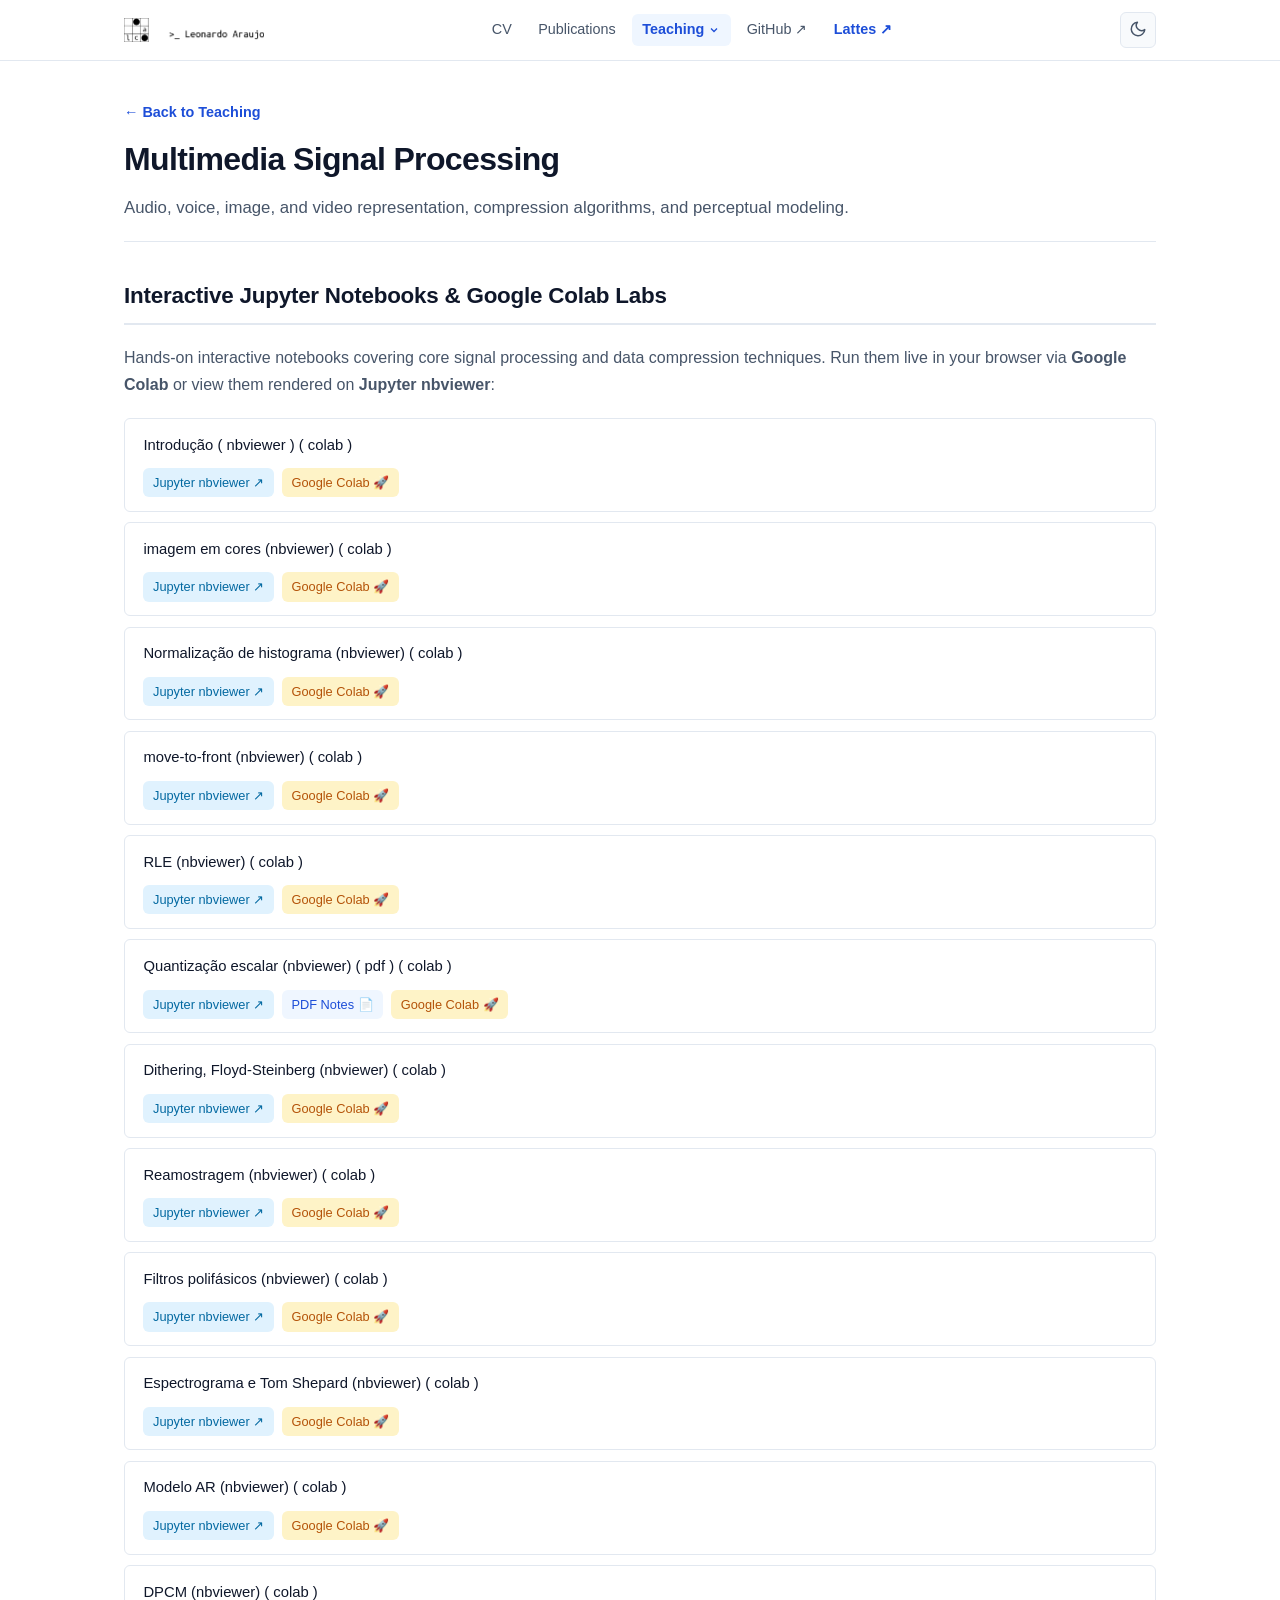
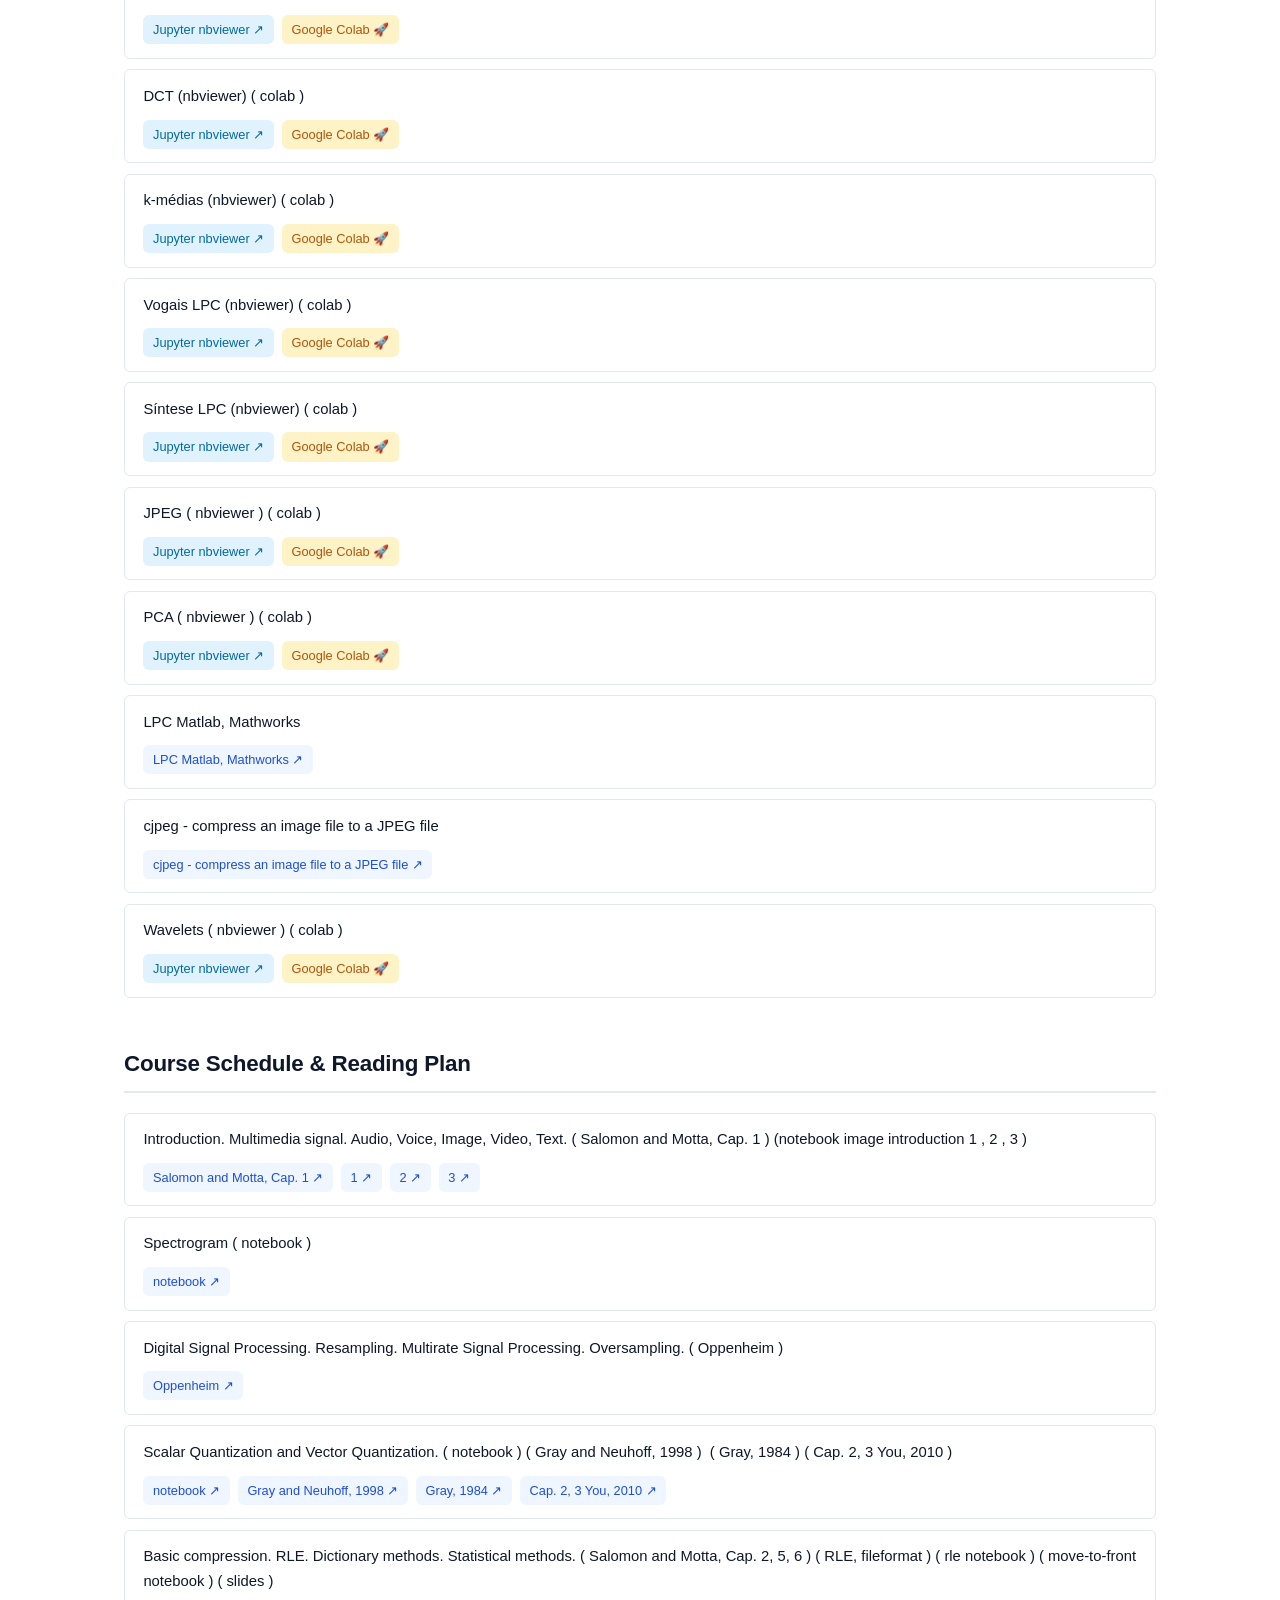
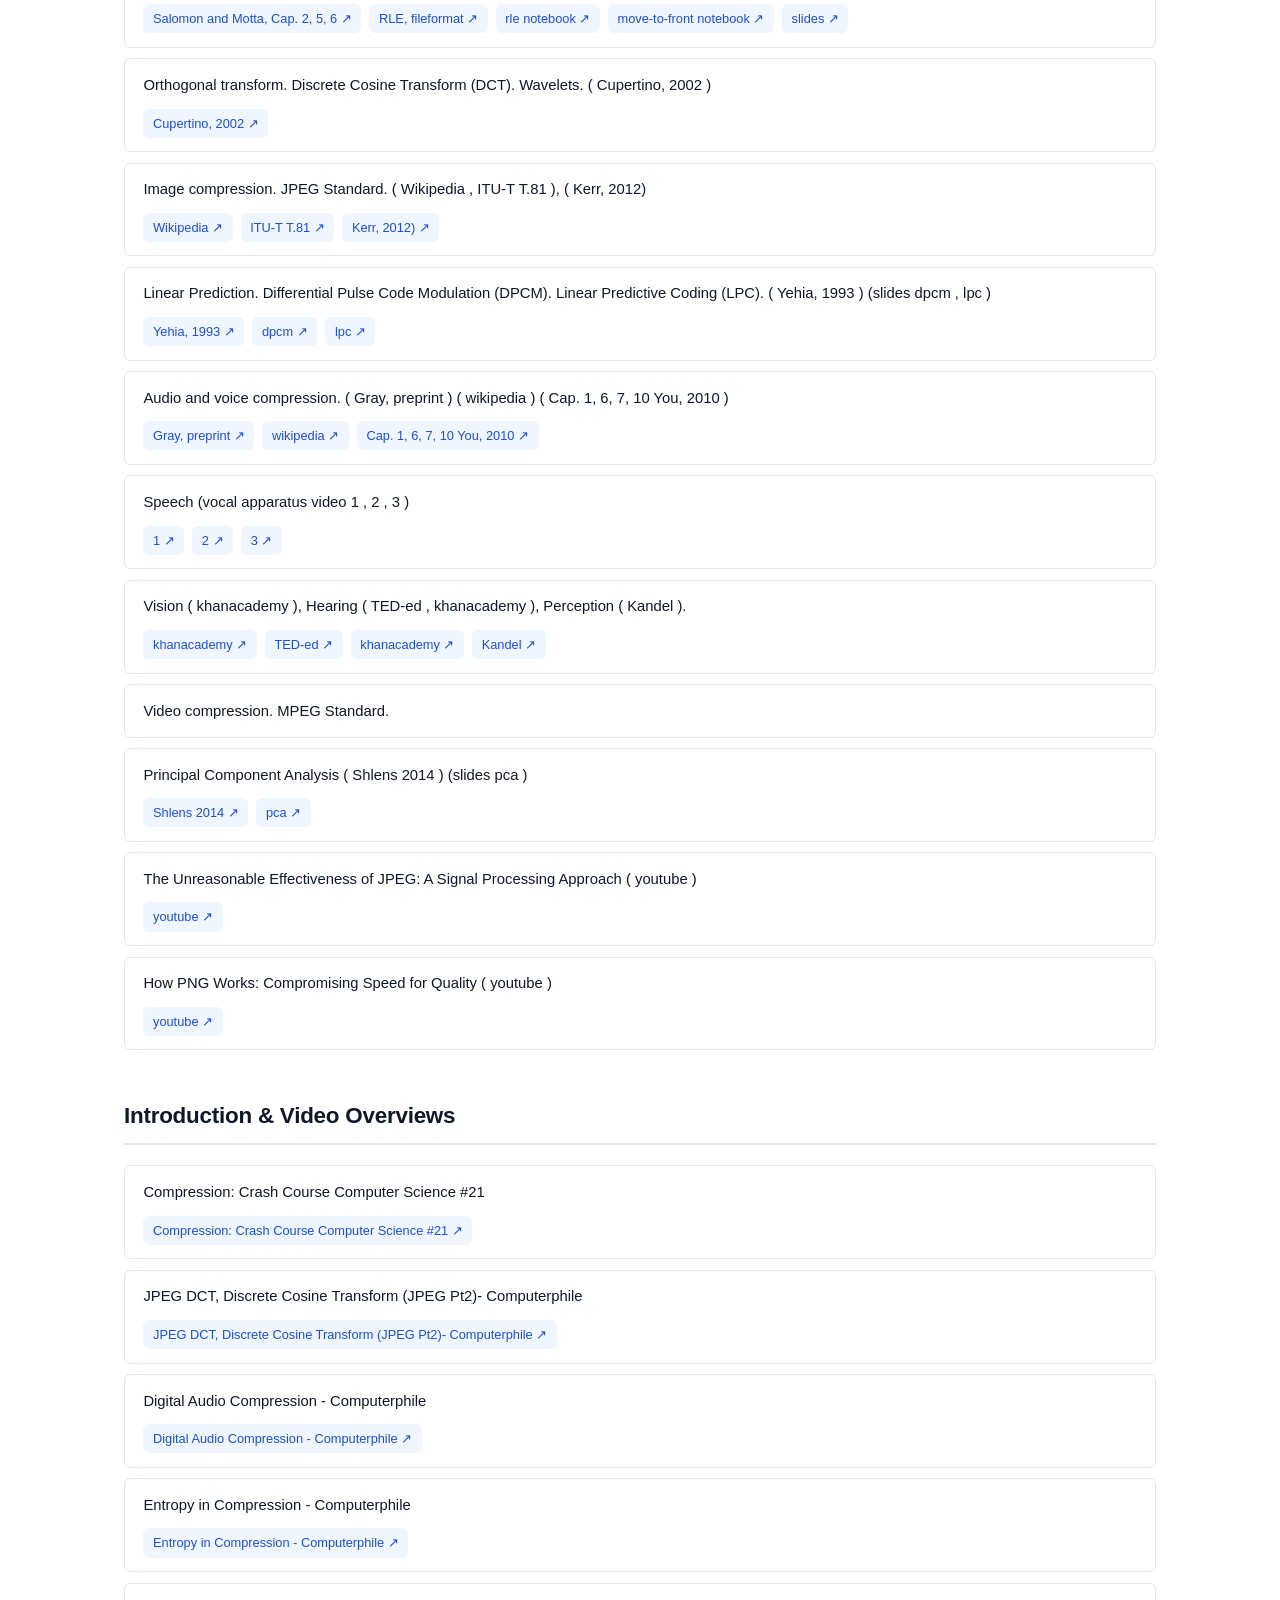
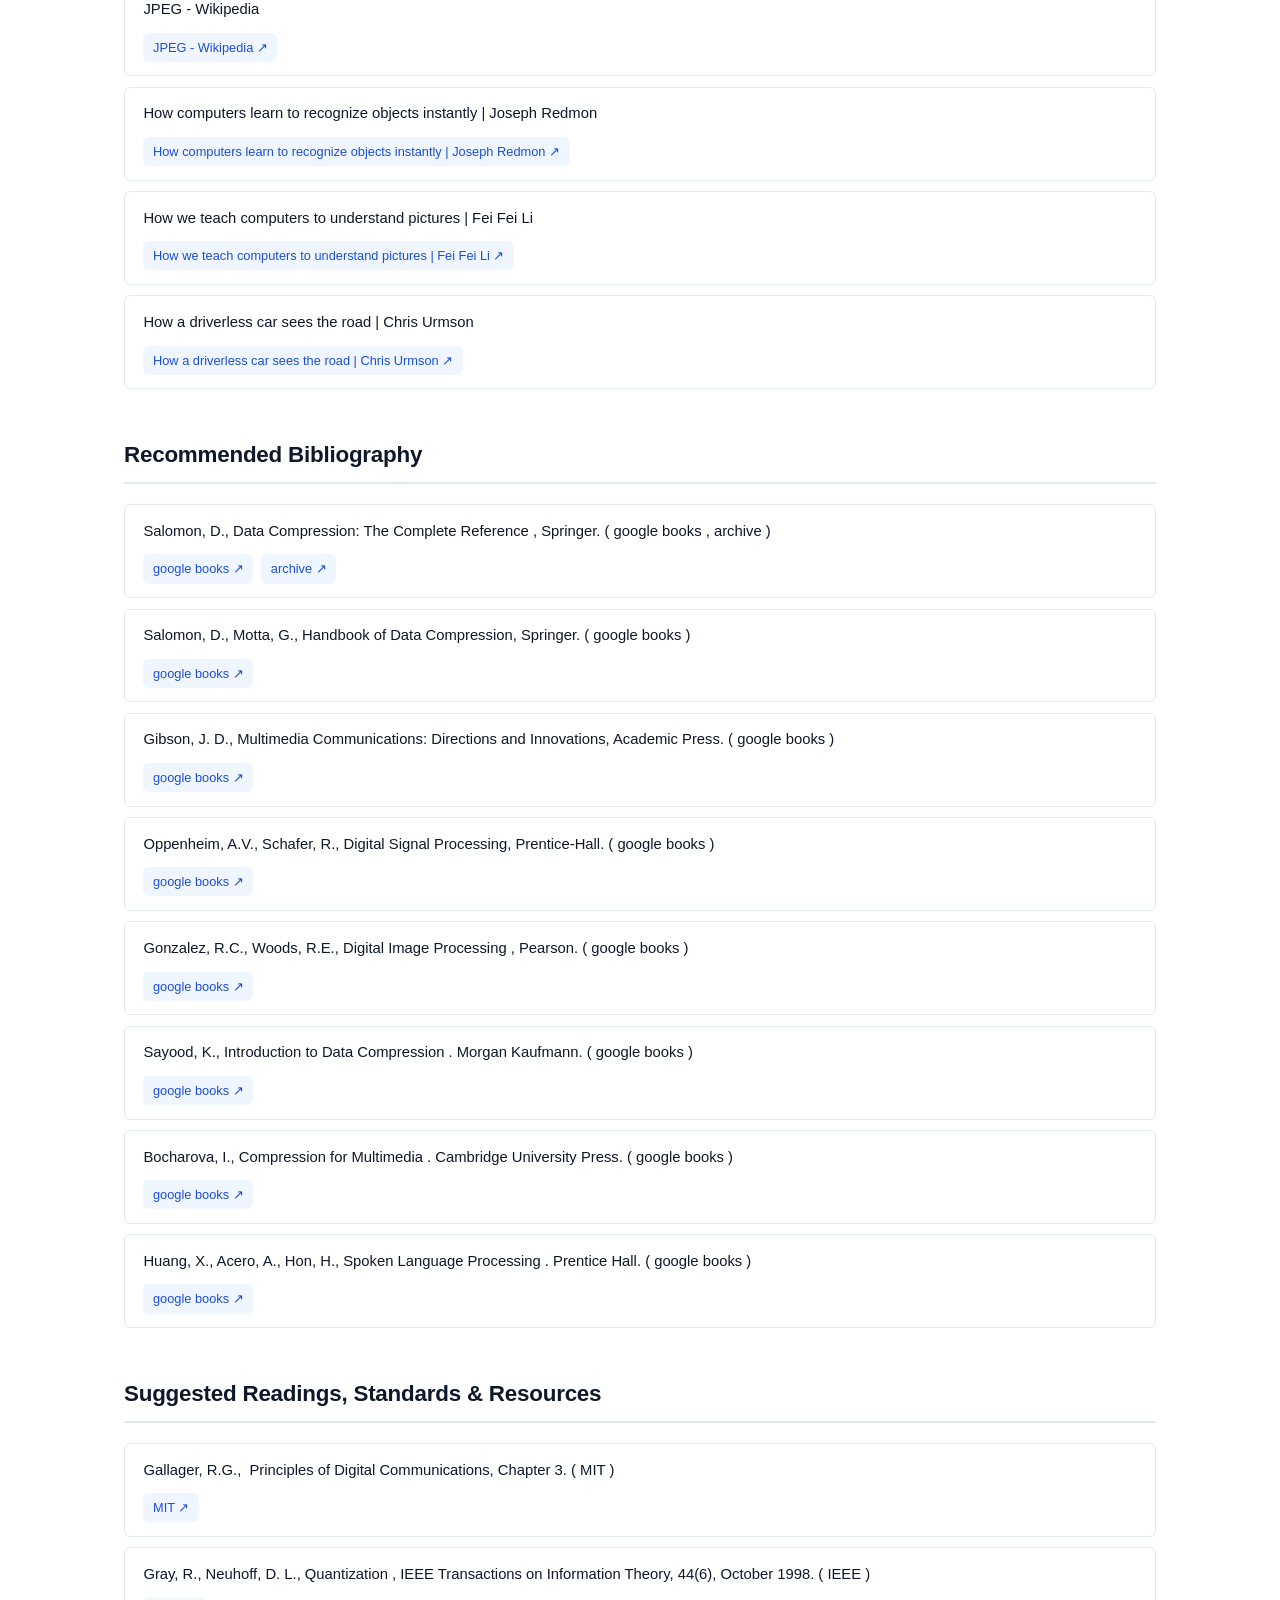
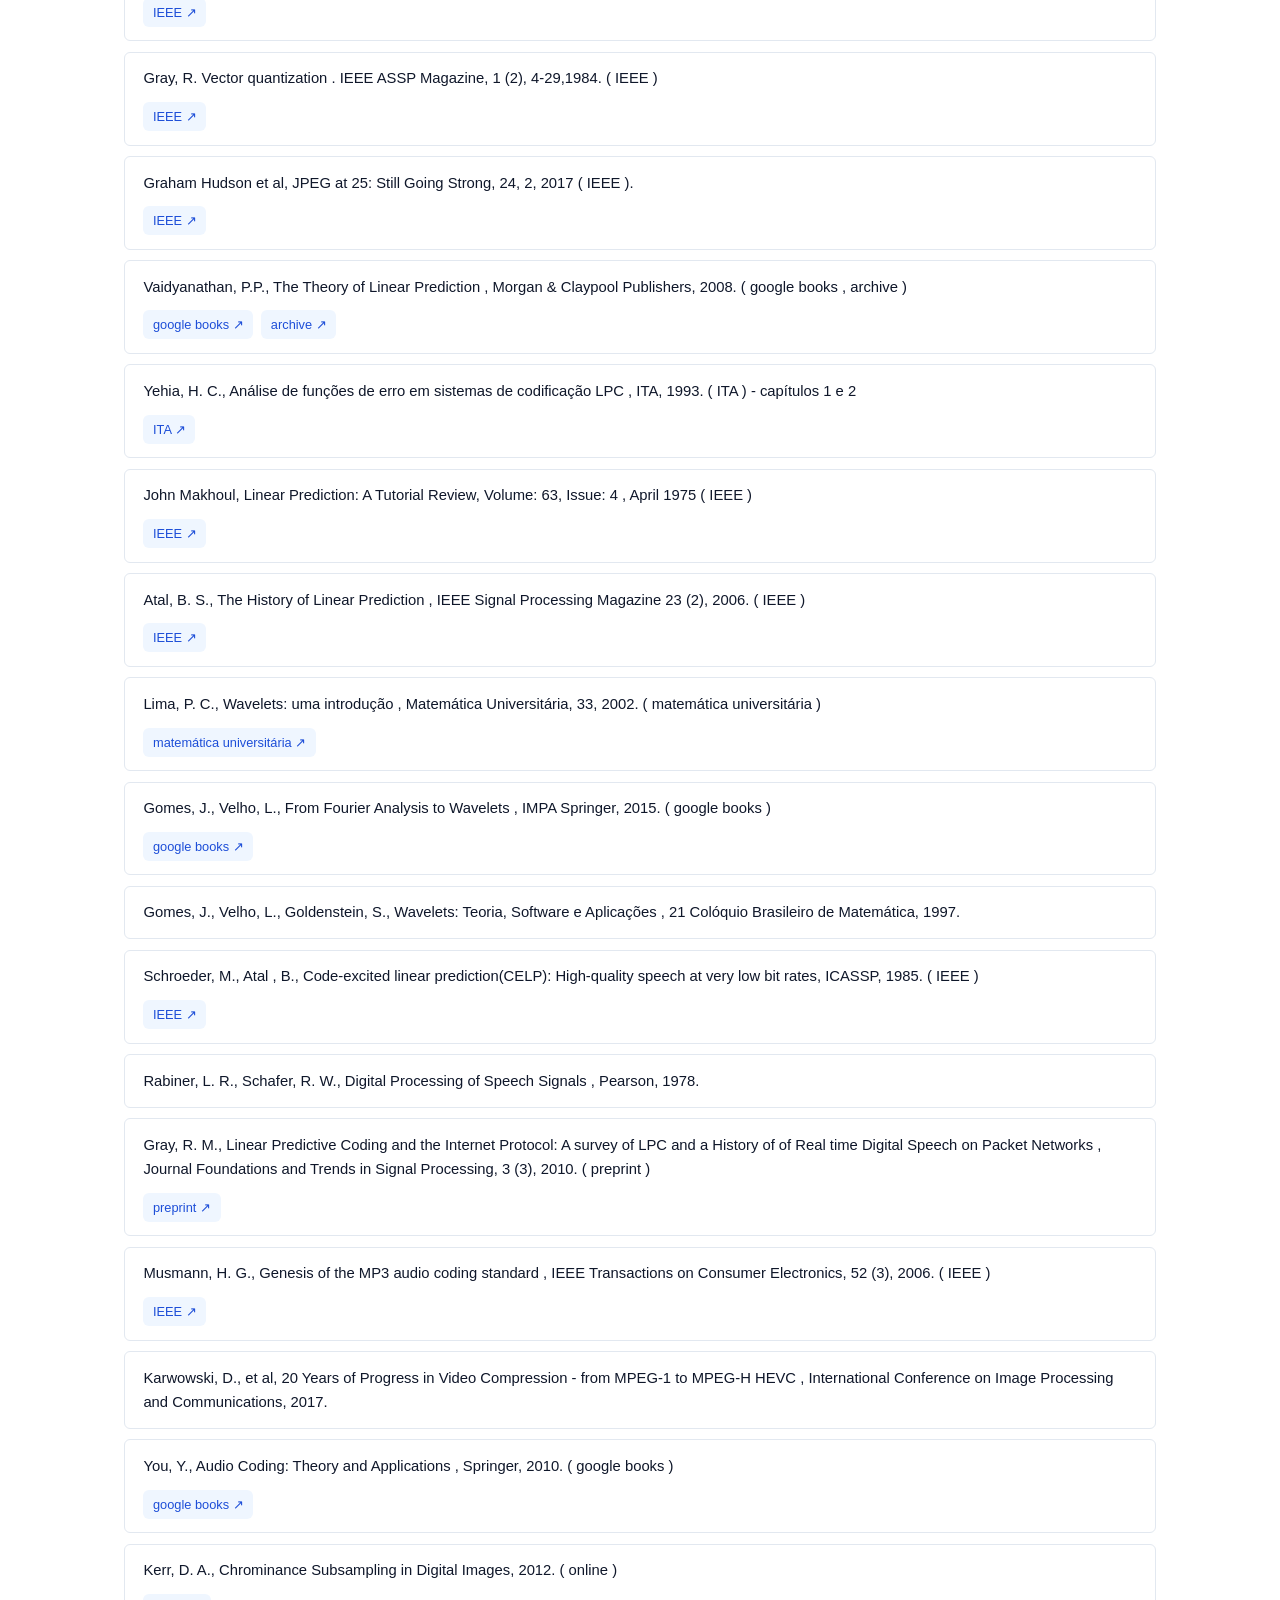
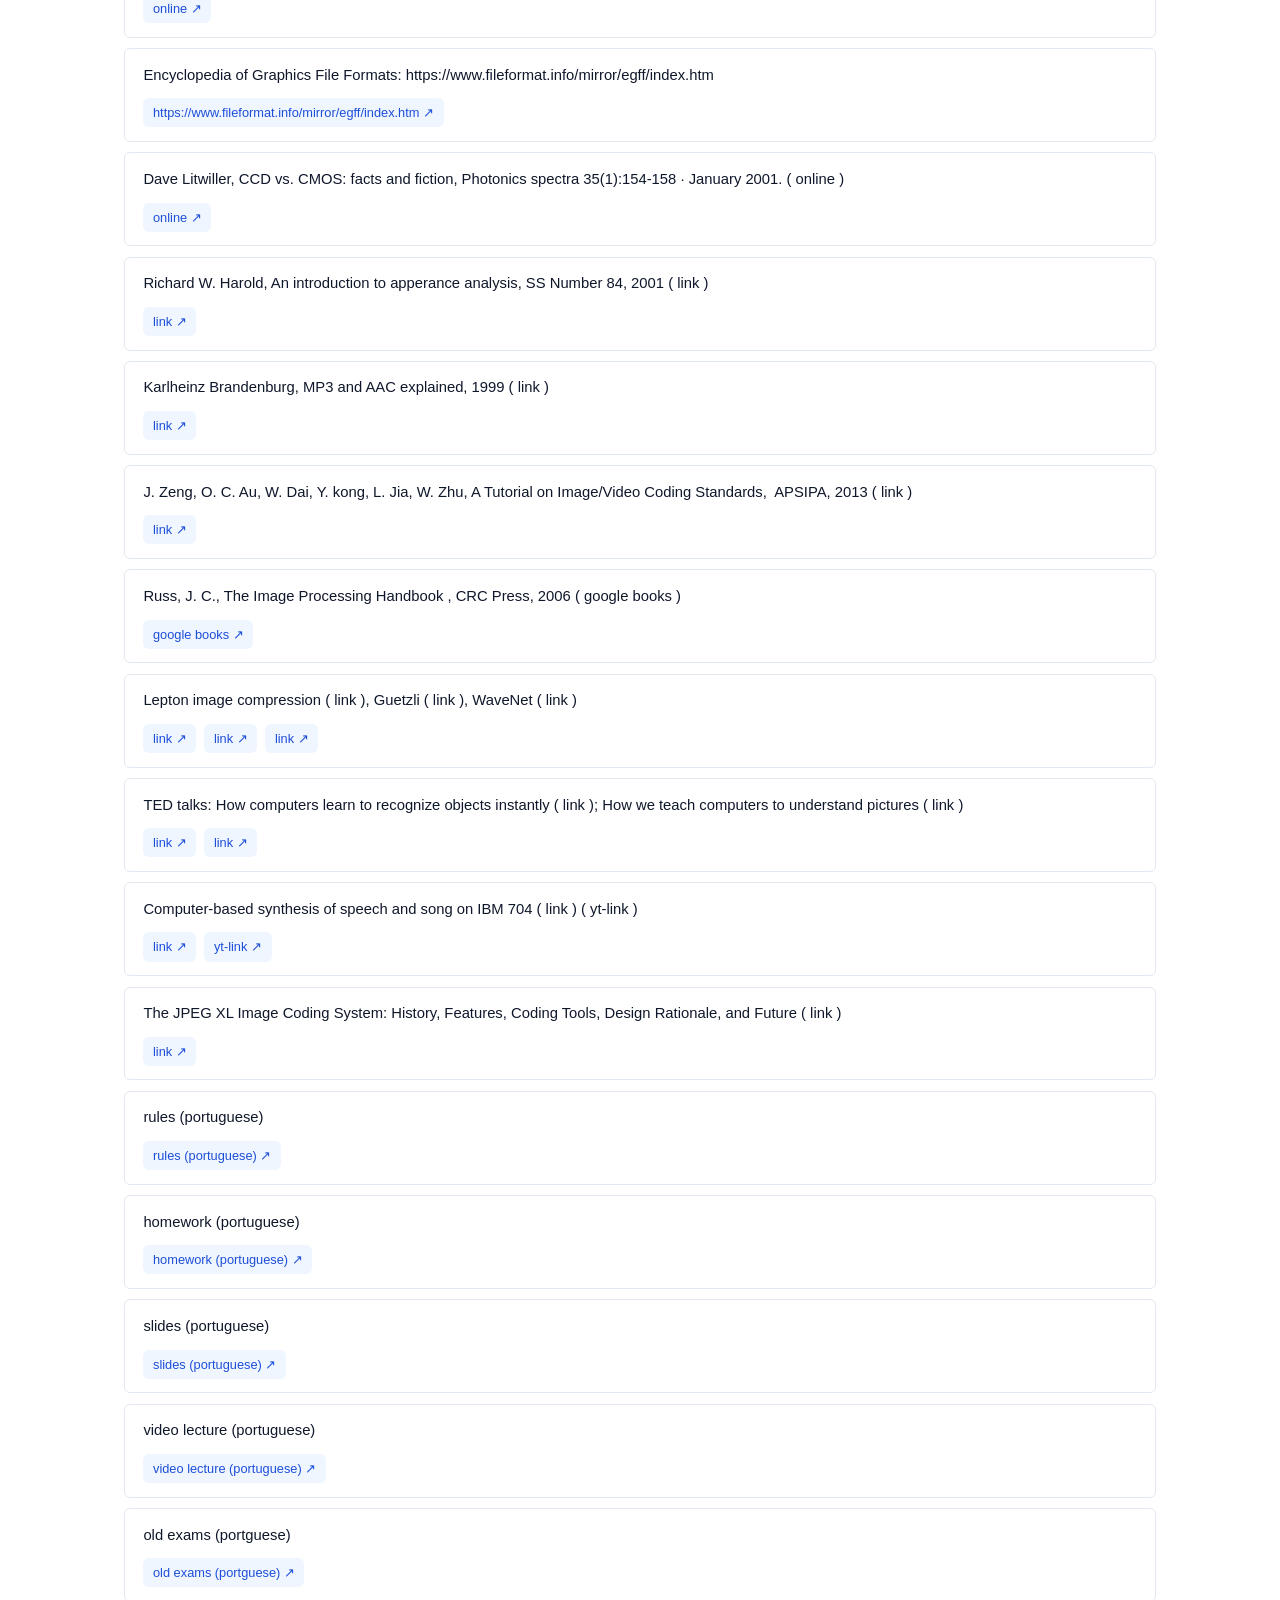
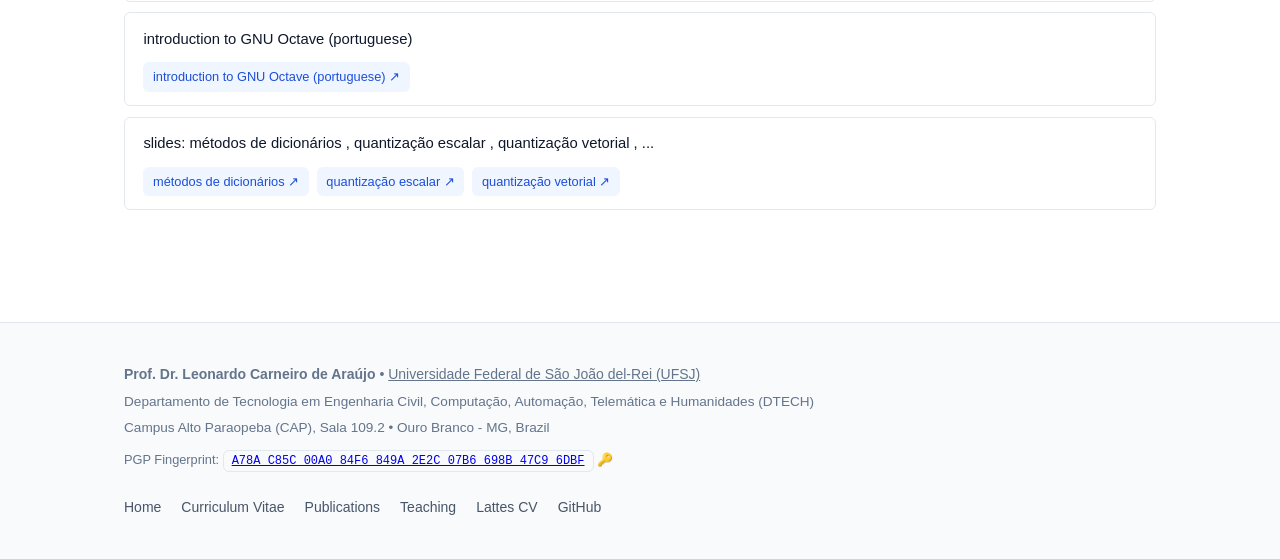
<file: multimedia-signal-processing.html>
<!DOCTYPE html>
<html lang="en">
<head>
  <meta charset="utf-8">
  <meta name="viewport" content="width=device-width, initial-scale=1.0">
  <title>Multimedia Signal Processing | Leonardo Araujo - UFSJ</title>
  <meta name="description" content="Academic homepage of Prof. Leonardo Araujo (UFSJ) - Publications, CV, Teaching in Information Theory and Multimedia Signal Processing">
  <link rel="stylesheet" href="css/style.css">
  <link rel="icon" href="data:image/svg+xml,<svg xmlns=%22http://www.w3.org/2000/svg%22 viewBox=%220 0 100 100%22><text y=%22.9em%22 font-size=%2290%22>👨‍🏫</text></svg>">
</head>
<body>

    <header class="site-header">
      <div class="container">
        <nav class="navbar">
          <a href="index.html" class="brand" title="Leonardo Araujo - Home" aria-label="Home">
            <img src="images/logo.png" alt="Leonardo Araujo" class="brand-logo">
          </a>
          
          <ul class="nav-links" id="nav-links">
            <li><a href="cv.html" class="nav-link">CV</a></li>
            <li><a href="publications.html" class="nav-link">Publications</a></li>
            
            <li class="nav-item-dropdown">
              <a href="teaching.html" class="nav-link active">
                Teaching
                <svg class="dropdown-chevron" width="12" height="12" viewBox="0 0 24 24" fill="none" stroke="currentColor" stroke-width="2.5"><polyline points="6 9 12 15 18 9"/></svg>
              </a>
              <ul class="dropdown-menu">
                <li><a href="teaching.html" class="dropdown-item">Teaching Overview &amp; History</a></li>
                <li><a href="information-theory.html" class="dropdown-item">Information Theory</a></li>
                <li><a href="multimedia-signal-processing.html" class="dropdown-item">Multimedia Signal Processing</a></li>
              </ul>
            </li>

            <li><a href="https://github.com/leolca" target="_blank" rel="noopener" class="nav-link" title="GitHub Profile">GitHub ↗</a></li>
            <li><a href="http://lattes.cnpq.br/6946118605547297" target="_blank" rel="noopener" class="nav-link" title="CNPq Lattes CV" style="color:var(--primary);font-weight:600;">Lattes ↗</a></li>
          </ul>
          
          <div class="nav-actions">
            <button class="theme-toggle" id="theme-toggle" aria-label="Toggle dark/light theme" title="Toggle theme">
              <span id="theme-icon">
                <svg width="18" height="18" viewBox="0 0 24 24" fill="none" stroke="currentColor" stroke-width="2"><path d="M21 12.79A9 9 0 1 1 11.21 3 7 7 0 0 0 21 12.79z"/></svg>
              </span>
            </button>
            <button class="menu-toggle" id="menu-toggle" aria-label="Toggle menu">
              <svg width="20" height="20" viewBox="0 0 24 24" fill="none" stroke="currentColor" stroke-width="2"><line x1="3" y1="12" x2="21" y2="12"/><line x1="3" y1="6" x2="21" y2="6"/><line x1="3" y1="18" x2="21" y2="18"/></svg>
            </button>
          </div>
        </nav>
      </div>
    </header>
    

    <main class="main-content">
      <div class="container">
        
        <header class="page-header">
          <div style="display:flex;align-items:center;gap:0.5rem;margin-bottom:0.5rem;">
            <a href="teaching.html" style="color:var(--primary);text-decoration:none;font-weight:600;font-size:0.9rem;">&larr; Back to Teaching</a>
          </div>
          <h1 class="page-title">Multimedia Signal Processing</h1>
          <p class="page-subtitle">Audio, voice, image, and video representation, compression algorithms, and perceptual modeling.</p>
        </header>

        <!-- Interactive Notebooks Spotlight -->
        <section class="section">
          <h2 class="section-title">Interactive Jupyter Notebooks &amp; Google Colab Labs</h2>
          <p style="color:var(--text-secondary);margin-bottom:1.25rem;">
            Hands-on interactive notebooks covering core signal processing and data compression techniques. Run them live in your browser via <strong>Google Colab</strong> or view them rendered on <strong>Jupyter nbviewer</strong>:
          </p>
          <ul class="syllabus-list">
            <li class="syllabus-item"><div>Introdução ( nbviewer ) ( colab )</div><div class="pub-links" style="margin-top:0.35rem;"><a href="https://nbviewer.jupyter.org/github/leolca/notebooks/blob/master/aev/introducao.ipynb" target="_blank" rel="noopener" class="pub-link" style="background:#e0f2fe;color:#0369a1;">Jupyter nbviewer ↗</a><a href="https://colab.research.google.com/github/leolca/notebooks/blob/master/aev/introducao.ipynb" target="_blank" rel="noopener" class="pub-link" style="background:#fef3c7;color:#b45309;">Google Colab 🚀</a></div></li><li class="syllabus-item"><div>imagem em cores (nbviewer) ( colab )</div><div class="pub-links" style="margin-top:0.35rem;"><a href="https://nbviewer.jupyter.org/github/leolca/notebooks/blob/master/aev/introdocao_imagem_colorida.ipynb" target="_blank" rel="noopener" class="pub-link" style="background:#e0f2fe;color:#0369a1;">Jupyter nbviewer ↗</a><a href="https://colab.research.google.com/github/leolca/notebooks/blob/master/aev/introdocao_imagem_colorida.ipynb" target="_blank" rel="noopener" class="pub-link" style="background:#fef3c7;color:#b45309;">Google Colab 🚀</a></div></li><li class="syllabus-item"><div>Normalização de histograma (nbviewer) ( colab )</div><div class="pub-links" style="margin-top:0.35rem;"><a href="https://nbviewer.jupyter.org/github/leolca/notebooks/blob/master/aev/equalizacao-de-histograma.ipynb" target="_blank" rel="noopener" class="pub-link" style="background:#e0f2fe;color:#0369a1;">Jupyter nbviewer ↗</a><a href="https://colab.research.google.com/github/leolca/notebooks/blob/master/aev/equalizacao-de-histograma.ipynb" target="_blank" rel="noopener" class="pub-link" style="background:#fef3c7;color:#b45309;">Google Colab 🚀</a></div></li><li class="syllabus-item"><div>move-to-front (nbviewer) ( colab )</div><div class="pub-links" style="margin-top:0.35rem;"><a href="https://nbviewer.jupyter.org/github/leolca/notebooks/blob/master/aev/move-to-front.ipynb" target="_blank" rel="noopener" class="pub-link" style="background:#e0f2fe;color:#0369a1;">Jupyter nbviewer ↗</a><a href="https://colab.research.google.com/github/leolca/notebooks/blob/master/aev/move-to-front.ipynb" target="_blank" rel="noopener" class="pub-link" style="background:#fef3c7;color:#b45309;">Google Colab 🚀</a></div></li><li class="syllabus-item"><div>RLE (nbviewer) ( colab )</div><div class="pub-links" style="margin-top:0.35rem;"><a href="https://nbviewer.jupyter.org/github/leolca/notebooks/blob/master/aev/rle_mario.ipynb" target="_blank" rel="noopener" class="pub-link" style="background:#e0f2fe;color:#0369a1;">Jupyter nbviewer ↗</a><a href="https://colab.research.google.com/github/leolca/notebooks/blob/master/aev/rle_mario.ipynb" target="_blank" rel="noopener" class="pub-link" style="background:#fef3c7;color:#b45309;">Google Colab 🚀</a></div></li><li class="syllabus-item"><div>Quantização escalar (nbviewer) ( pdf ) ( colab )</div><div class="pub-links" style="margin-top:0.35rem;"><a href="https://nbviewer.jupyter.org/github/leolca/notebooks/blob/master/aev/quantization.ipynb" target="_blank" rel="noopener" class="pub-link" style="background:#e0f2fe;color:#0369a1;">Jupyter nbviewer ↗</a><a href="https://github.com/leolca/notebooks/raw/master/aev/quantization.pdf" target="_blank" rel="noopener" class="pub-link">PDF Notes 📄</a><a href="https://colab.research.google.com/github/leolca/notebooks/blob/master/aev/quantization.ipynb" target="_blank" rel="noopener" class="pub-link" style="background:#fef3c7;color:#b45309;">Google Colab 🚀</a></div></li><li class="syllabus-item"><div>Dithering, Floyd-Steinberg (nbviewer) ( colab )</div><div class="pub-links" style="margin-top:0.35rem;"><a href="https://nbviewer.jupyter.org/github/leolca/notebooks/blob/master/aev/dithering.ipynb" target="_blank" rel="noopener" class="pub-link" style="background:#e0f2fe;color:#0369a1;">Jupyter nbviewer ↗</a><a href="https://colab.research.google.com/github/leolca/notebooks/blob/master/aev/dithering.ipynb" target="_blank" rel="noopener" class="pub-link" style="background:#fef3c7;color:#b45309;">Google Colab 🚀</a></div></li><li class="syllabus-item"><div>Reamostragem (nbviewer) ( colab )</div><div class="pub-links" style="margin-top:0.35rem;"><a href="https://nbviewer.jupyter.org/github/leolca/notebooks/blob/master/aev/resample.ipynb" target="_blank" rel="noopener" class="pub-link" style="background:#e0f2fe;color:#0369a1;">Jupyter nbviewer ↗</a><a href="https://colab.research.google.com/github/leolca/notebooks/blob/master/aev/resample.ipynb" target="_blank" rel="noopener" class="pub-link" style="background:#fef3c7;color:#b45309;">Google Colab 🚀</a></div></li><li class="syllabus-item"><div>Filtros polifásicos (nbviewer) ( colab )</div><div class="pub-links" style="margin-top:0.35rem;"><a href="https://nbviewer.jupyter.org/github/leolca/notebooks/blob/master/aev/polyphase.ipynb" target="_blank" rel="noopener" class="pub-link" style="background:#e0f2fe;color:#0369a1;">Jupyter nbviewer ↗</a><a href="https://colab.research.google.com/github/leolca/notebooks/blob/master/aev/polyphase.ipynb" target="_blank" rel="noopener" class="pub-link" style="background:#fef3c7;color:#b45309;">Google Colab 🚀</a></div></li><li class="syllabus-item"><div>Espectrograma e Tom Shepard (nbviewer) ( colab )</div><div class="pub-links" style="margin-top:0.35rem;"><a href="https://nbviewer.jupyter.org/github/leolca/notebooks/blob/master/aev/espectrograma_shepard_tone.ipynb" target="_blank" rel="noopener" class="pub-link" style="background:#e0f2fe;color:#0369a1;">Jupyter nbviewer ↗</a><a href="https://colab.research.google.com/github/leolca/notebooks/blob/master/aev/espectrograma_shepard_tone.ipynb" target="_blank" rel="noopener" class="pub-link" style="background:#fef3c7;color:#b45309;">Google Colab 🚀</a></div></li><li class="syllabus-item"><div>Modelo AR (nbviewer) ( colab )</div><div class="pub-links" style="margin-top:0.35rem;"><a href="https://nbviewer.jupyter.org/github/leolca/notebooks/blob/master/aev/ar.ipynb" target="_blank" rel="noopener" class="pub-link" style="background:#e0f2fe;color:#0369a1;">Jupyter nbviewer ↗</a><a href="https://colab.research.google.com/github/leolca/notebooks/blob/master/aev/ar.ipynb" target="_blank" rel="noopener" class="pub-link" style="background:#fef3c7;color:#b45309;">Google Colab 🚀</a></div></li><li class="syllabus-item"><div>DPCM (nbviewer) ( colab )</div><div class="pub-links" style="margin-top:0.35rem;"><a href="https://nbviewer.jupyter.org/github/leolca/notebooks/blob/master/aev/dpcm_example_image.ipynb" target="_blank" rel="noopener" class="pub-link" style="background:#e0f2fe;color:#0369a1;">Jupyter nbviewer ↗</a><a href="https://colab.research.google.com/github/leolca/notebooks/blob/master/aev/dpcm_example_image.ipynb" target="_blank" rel="noopener" class="pub-link" style="background:#fef3c7;color:#b45309;">Google Colab 🚀</a></div></li><li class="syllabus-item"><div>DCT (nbviewer) ( colab )</div><div class="pub-links" style="margin-top:0.35rem;"><a href="https://nbviewer.jupyter.org/github/leolca/notebooks/blob/master/aev/DCT.ipynb" target="_blank" rel="noopener" class="pub-link" style="background:#e0f2fe;color:#0369a1;">Jupyter nbviewer ↗</a><a href="https://colab.research.google.com/github/leolca/notebooks/blob/master/aev/DCT.ipynb" target="_blank" rel="noopener" class="pub-link" style="background:#fef3c7;color:#b45309;">Google Colab 🚀</a></div></li><li class="syllabus-item"><div>k-médias (nbviewer) ( colab )</div><div class="pub-links" style="margin-top:0.35rem;"><a href="https://nbviewer.jupyter.org/github/leolca/notebooks/blob/master/aev/kmeans.ipynb" target="_blank" rel="noopener" class="pub-link" style="background:#e0f2fe;color:#0369a1;">Jupyter nbviewer ↗</a><a href="https://colab.research.google.com/github/leolca/notebooks/blob/master/aev/kmeans.ipynb" target="_blank" rel="noopener" class="pub-link" style="background:#fef3c7;color:#b45309;">Google Colab 🚀</a></div></li><li class="syllabus-item"><div>Vogais LPC (nbviewer) ( colab )</div><div class="pub-links" style="margin-top:0.35rem;"><a href="https://nbviewer.jupyter.org/github/leolca/notebooks/blob/master/aev/lpc_vowels_formants.ipynb" target="_blank" rel="noopener" class="pub-link" style="background:#e0f2fe;color:#0369a1;">Jupyter nbviewer ↗</a><a href="https://colab.research.google.com/github/leolca/notebooks/blob/master/aev/lpc_vowels_formants.ipynb" target="_blank" rel="noopener" class="pub-link" style="background:#fef3c7;color:#b45309;">Google Colab 🚀</a></div></li><li class="syllabus-item"><div>Síntese LPC (nbviewer) ( colab )</div><div class="pub-links" style="margin-top:0.35rem;"><a href="https://nbviewer.jupyter.org/github/leolca/notebooks/blob/master/aev/lpc-synthesis.ipynb" target="_blank" rel="noopener" class="pub-link" style="background:#e0f2fe;color:#0369a1;">Jupyter nbviewer ↗</a><a href="https://colab.research.google.com/github/leolca/notebooks/blob/master/aev/lpc-synthesis.ipynb" target="_blank" rel="noopener" class="pub-link" style="background:#fef3c7;color:#b45309;">Google Colab 🚀</a></div></li><li class="syllabus-item"><div>JPEG ( nbviewer ) ( colab )</div><div class="pub-links" style="margin-top:0.35rem;"><a href="https://nbviewer.jupyter.org/github/leolca/notebooks/blob/master/aev/jpeg.ipynb" target="_blank" rel="noopener" class="pub-link" style="background:#e0f2fe;color:#0369a1;">Jupyter nbviewer ↗</a><a href="https://colab.research.google.com/github/leolca/notebooks/blob/master/aev/jpeg.ipynb" target="_blank" rel="noopener" class="pub-link" style="background:#fef3c7;color:#b45309;">Google Colab 🚀</a></div></li><li class="syllabus-item"><div>PCA ( nbviewer ) ( colab )</div><div class="pub-links" style="margin-top:0.35rem;"><a href="https://nbviewer.jupyter.org/github/leolca/notebooks/blob/master/aev/pca.ipynb" target="_blank" rel="noopener" class="pub-link" style="background:#e0f2fe;color:#0369a1;">Jupyter nbviewer ↗</a><a href="https://colab.research.google.com/github/leolca/notebooks/blob/master/aev/pca.ipynb" target="_blank" rel="noopener" class="pub-link" style="background:#fef3c7;color:#b45309;">Google Colab 🚀</a></div></li><li class="syllabus-item"><div>LPC Matlab, Mathworks</div><div class="pub-links" style="margin-top:0.35rem;"><a href="https://www.mathworks.com/help/signal/examples/linear-prediction-and-autoregressive-modeling.html" target="_blank" rel="noopener" class="pub-link">LPC Matlab, Mathworks ↗</a></div></li><li class="syllabus-item"><div>cjpeg - compress an image file to a JPEG file</div><div class="pub-links" style="margin-top:0.35rem;"><a href="https://linux.die.net/man/1/cjpeg" target="_blank" rel="noopener" class="pub-link">cjpeg - compress an image file to a JPEG file ↗</a></div></li><li class="syllabus-item"><div>Wavelets ( nbviewer ) ( colab )</div><div class="pub-links" style="margin-top:0.35rem;"><a href="https://nbviewer.jupyter.org/github/leolca/notebooks/blob/master/aev/wavelets.ipynb" target="_blank" rel="noopener" class="pub-link" style="background:#e0f2fe;color:#0369a1;">Jupyter nbviewer ↗</a><a href="https://colab.research.google.com/github/leolca/notebooks/blob/master/aev/wavelets.ipynb" target="_blank" rel="noopener" class="pub-link" style="background:#fef3c7;color:#b45309;">Google Colab 🚀</a></div></li>
          </ul>
        </section>

        <!-- Course Schedule & Reading -->
        <section class="section">
          <h2 class="section-title">Course Schedule &amp; Reading Plan</h2>
          <ul class="syllabus-list">
            <li class="syllabus-item"><div>Introduction. Multimedia signal. Audio, Voice, Image, Video, Text. ( Salomon and Motta, Cap. 1 ) (notebook image introduction 1 , 2 , 3 )</div><div class="pub-links" style="margin-top:0.35rem;"><a href="https://books.google.com.br/books?id=LHCY4VbiFqAC" target="_blank" rel="noopener" class="pub-link">Salomon and Motta, Cap. 1 ↗</a><a href="https://nbviewer.jupyter.org/github/leolca/notebooks/blob/master/aev/introducao.ipynb" target="_blank" rel="noopener" class="pub-link">1 ↗</a><a href="https://nbviewer.jupyter.org/github/leolca/notebooks/blob/master/aev/introdocao_imagem_colorida.ipynb" target="_blank" rel="noopener" class="pub-link">2 ↗</a><a href="https://nbviewer.jupyter.org/github/leolca/notebooks/blob/master/aev/equalizacao-de-histograma.ipynb" target="_blank" rel="noopener" class="pub-link">3 ↗</a></div></li><li class="syllabus-item"><div>Spectrogram ( notebook )</div><div class="pub-links" style="margin-top:0.35rem;"><a href="https://nbviewer.jupyter.org/github/leolca/notebooks/blob/master/aev/espectrograma_shepard_tone.ipynb" target="_blank" rel="noopener" class="pub-link">notebook ↗</a></div></li><li class="syllabus-item"><div>Digital Signal Processing. Resampling. Multirate Signal Processing. Oversampling. ( Oppenheim )</div><div class="pub-links" style="margin-top:0.35rem;"><a href="https://books.google.com.br/books?id=EaMuAAAAQBAJ" target="_blank" rel="noopener" class="pub-link">Oppenheim ↗</a></div></li><li class="syllabus-item"><div>Scalar Quantization and Vector Quantization. ( notebook ) ( Gray and Neuhoff, 1998 )  ( Gray, 1984 ) ( Cap. 2, 3 You, 2010 )</div><div class="pub-links" style="margin-top:0.35rem;"><a href="https://nbviewer.jupyter.org/github/leolca/notebooks/blob/master/aev/quantization.ipynb" target="_blank" rel="noopener" class="pub-link">notebook ↗</a><a href="https://doi.org/10.1109/18.720541" target="_blank" rel="noopener" class="pub-link">Gray and Neuhoff, 1998 ↗</a><a href="https://ieeexplore.ieee.org/document/1162229" target="_blank" rel="noopener" class="pub-link">Gray, 1984 ↗</a><a href="https://books.google.com.br/books?id=fDhb_MzPhFIC" target="_blank" rel="noopener" class="pub-link">Cap. 2, 3 You, 2010 ↗</a></div></li><li class="syllabus-item"><div>Basic compression. RLE. Dictionary methods. Statistical methods. ( Salomon and Motta, Cap. 2, 5, 6 ) ( RLE, fileformat ) ( rle notebook ) ( move-to-front notebook ) ( slides )</div><div class="pub-links" style="margin-top:0.35rem;"><a href="https://books.google.com.br/books?id=LHCY4VbiFqAC" target="_blank" rel="noopener" class="pub-link">Salomon and Motta, Cap. 2, 5, 6 ↗</a><a href="https://www.fileformat.info/mirror/egff/ch09_03.htm" target="_blank" rel="noopener" class="pub-link">RLE, fileformat ↗</a><a href="https://nbviewer.jupyter.org/github/leolca/notebooks/blob/master/aev/rle_mario.ipynb" target="_blank" rel="noopener" class="pub-link">rle notebook ↗</a><a href="https://nbviewer.jupyter.org/github/leolca/notebooks/blob/master/aev/move-to-front.ipynb" target="_blank" rel="noopener" class="pub-link">move-to-front notebook ↗</a><a href="https://drive.google.com/open?id=1zEqnNcm3a-ivUdwKE9ui0gWZDbEKRLzO" target="_blank" rel="noopener" class="pub-link">slides ↗</a></div></li><li class="syllabus-item"><div>Orthogonal transform. Discrete Cosine Transform (DCT). Wavelets. ( Cupertino, 2002 )</div><div class="pub-links" style="margin-top:0.35rem;"><a href="https://rmu.sbm.org.br/wp-content/uploads/sites/27/2018/03/n33_Artigo02.pdf" target="_blank" rel="noopener" class="pub-link">Cupertino, 2002 ↗</a></div></li><li class="syllabus-item"><div>Image compression. JPEG Standard. ( Wikipedia , ITU-T T.81 ), ( Kerr, 2012)</div><div class="pub-links" style="margin-top:0.35rem;"><a href="https://en.wikipedia.org/wiki/JPEG" target="_blank" rel="noopener" class="pub-link">Wikipedia ↗</a><a href="https://www.w3.org/Graphics/JPEG/itu-t81.pdf" target="_blank" rel="noopener" class="pub-link">ITU-T T.81 ↗</a><a href="http://dougkerr.net/Pumpkin/articles/Subsampling.pdf" target="_blank" rel="noopener" class="pub-link">Kerr, 2012) ↗</a></div></li><li class="syllabus-item"><div>Linear Prediction. Differential Pulse Code Modulation (DPCM). Linear Predictive Coding (LPC). ( Yehia, 1993 ) (slides dpcm , lpc )</div><div class="pub-links" style="margin-top:0.35rem;"><a href="https://drive.google.com/file/d/1kAcrmEhWMc65v3orhyxDA1TYs7ASy_9d/view?usp=sharing" target="_blank" rel="noopener" class="pub-link">Yehia, 1993 ↗</a><a href="https://drive.google.com/open?id=1JkUMYV7jn3X1bWzeNmr6C-t7mwRx__ww" target="_blank" rel="noopener" class="pub-link">dpcm ↗</a><a href="https://drive.google.com/open?id=1fxwaeUdcmaDKWia0LYyUwZSIvtKFqUVi" target="_blank" rel="noopener" class="pub-link">lpc ↗</a></div></li><li class="syllabus-item"><div>Audio and voice compression. ( Gray, preprint ) ( wikipedia ) ( Cap. 1, 6, 7, 10 You, 2010 )</div><div class="pub-links" style="margin-top:0.35rem;"><a href="https://ee.stanford.edu/~gray/lpcip.pdf" target="_blank" rel="noopener" class="pub-link">Gray, preprint ↗</a><a href="https://en.wikipedia.org/wiki/MP3" target="_blank" rel="noopener" class="pub-link">wikipedia ↗</a><a href="https://books.google.com.br/books?id=fDhb_MzPhFIC" target="_blank" rel="noopener" class="pub-link">Cap. 1, 6, 7, 10 You, 2010 ↗</a></div></li><li class="syllabus-item"><div>Speech (vocal apparatus video 1 , 2 , 3 )</div><div class="pub-links" style="margin-top:0.35rem;"><a href="https://www.youtube.com/watch?v=xAh9TgApqAU" target="_blank" rel="noopener" class="pub-link">1 ↗</a><a href="https://www.youtube.com/watch?v=1SyYz6qXHnw" target="_blank" rel="noopener" class="pub-link">2 ↗</a><a href="https://www.youtube.com/watch?v=-XGds2GAvGQ" target="_blank" rel="noopener" class="pub-link">3 ↗</a></div></li><li class="syllabus-item"><div>Vision ( khanacademy ), Hearing ( TED-ed , khanacademy ), Perception ( Kandel ).</div><div class="pub-links" style="margin-top:0.35rem;"><a href="https://www.khanacademy.org/science/health-and-medicine/nervous-system-and-sensory-infor/sight-vision/v/vision-structure-of-the-eye" target="_blank" rel="noopener" class="pub-link">khanacademy ↗</a><a href="https://www.youtube.com/watch?v=LkGOGzpbrCk" target="_blank" rel="noopener" class="pub-link">TED-ed ↗</a><a href="https://www.khanacademy.org/science/health-and-medicine/nervous-system-and-sensory-infor/sound-audition-topic/v/auditory-structure-part-1" target="_blank" rel="noopener" class="pub-link">khanacademy ↗</a><a href="https://books.google.com.br/books?id=cq1_BAAAQBAJ&amp;lpg=PR1&amp;hl=pt-BR&amp;pg=PA391#v=onepage&amp;q&amp;f=false" target="_blank" rel="noopener" class="pub-link">Kandel ↗</a></div></li><li class="syllabus-item"><div>Video compression. MPEG Standard.</div></li><li class="syllabus-item"><div>Principal Component Analysis ( Shlens 2014 ) (slides pca )</div><div class="pub-links" style="margin-top:0.35rem;"><a href="https://arxiv.org/pdf/1404.1100.pdf" target="_blank" rel="noopener" class="pub-link">Shlens 2014 ↗</a><a href="https://drive.google.com/open?id=1jZFFlyWcQp9bOLN5KsbVxrbHYYLGw2G5" target="_blank" rel="noopener" class="pub-link">pca ↗</a></div></li><li class="syllabus-item"><div>The Unreasonable Effectiveness of JPEG: A Signal Processing Approach ( youtube )</div><div class="pub-links" style="margin-top:0.35rem;"><a href="https://www.youtube.com/watch?v=0me3guauqOU" target="_blank" rel="noopener" class="pub-link">youtube ↗</a></div></li><li class="syllabus-item"><div>How PNG Works: Compromising Speed for Quality ( youtube )</div><div class="pub-links" style="margin-top:0.35rem;"><a href="https://www.youtube.com/watch?v=EFUYNoFRHQI" target="_blank" rel="noopener" class="pub-link">youtube ↗</a></div></li>
          </ul>
        </section>

        <!-- Introductory Material -->
        <section class="section">
          <h2 class="section-title">Introduction &amp; Video Overviews</h2>
          <ul class="syllabus-list">
            <li class="syllabus-item"><div>Compression: Crash Course Computer Science #21</div><div class="pub-links" style="margin-top:0.35rem;"><a href="https://www.youtube.com/watch?v=OtDxDvCpPL4" target="_blank" rel="noopener" class="pub-link">Compression: Crash Course Computer Science #21 ↗</a></div></li><li class="syllabus-item"><div>JPEG DCT, Discrete Cosine Transform (JPEG Pt2)- Computerphile</div><div class="pub-links" style="margin-top:0.35rem;"><a href="https://www.youtube.com/watch?v=Q2aEzeMDHMA" target="_blank" rel="noopener" class="pub-link">JPEG DCT, Discrete Cosine Transform (JPEG Pt2)- Computerphile ↗</a></div></li><li class="syllabus-item"><div>Digital Audio Compression - Computerphile</div><div class="pub-links" style="margin-top:0.35rem;"><a href="https://www.youtube.com/watch?v=KGZ0een8vSE" target="_blank" rel="noopener" class="pub-link">Digital Audio Compression - Computerphile ↗</a></div></li><li class="syllabus-item"><div>Entropy in Compression - Computerphile</div><div class="pub-links" style="margin-top:0.35rem;"><a href="https://www.youtube.com/watch?v=M5c_RFKVkko" target="_blank" rel="noopener" class="pub-link">Entropy in Compression - Computerphile ↗</a></div></li><li class="syllabus-item"><div>JPEG - Wikipedia</div><div class="pub-links" style="margin-top:0.35rem;"><a href="https://en.wikipedia.org/wiki/JPEG" target="_blank" rel="noopener" class="pub-link">JPEG - Wikipedia ↗</a></div></li><li class="syllabus-item"><div>How computers learn to recognize objects instantly | Joseph Redmon</div><div class="pub-links" style="margin-top:0.35rem;"><a href="https://www.youtube.com/watch?v=Cgxsv1riJhI" target="_blank" rel="noopener" class="pub-link">How computers learn to recognize objects instantly | Joseph Redmon ↗</a></div></li><li class="syllabus-item"><div>How we teach computers to understand pictures | Fei Fei Li</div><div class="pub-links" style="margin-top:0.35rem;"><a href="https://www.youtube.com/watch?v=40riCqvRoMs" target="_blank" rel="noopener" class="pub-link">How we teach computers to understand pictures | Fei Fei Li ↗</a></div></li><li class="syllabus-item"><div>How a driverless car sees the road | Chris Urmson</div><div class="pub-links" style="margin-top:0.35rem;"><a href="https://www.youtube.com/watch?v=tiwVMrTLUWg" target="_blank" rel="noopener" class="pub-link">How a driverless car sees the road | Chris Urmson ↗</a></div></li>
          </ul>
        </section>

        <!-- Recommended Bibliography -->
        <section class="section">
          <h2 class="section-title">Recommended Bibliography</h2>
          <ul class="syllabus-list">
            <li class="syllabus-item"><div>Salomon, D., Data Compression: The Complete Reference , Springer. ( google books , archive )</div><div class="pub-links" style="margin-top:0.35rem;"><a href="https://books.google.com.br/books?id=ujnQogzx_2EC" target="_blank" rel="noopener" class="pub-link">google books ↗</a><a href="https://archive.org/details/pdfy-Ezz1QE-FRYsgeVKU" target="_blank" rel="noopener" class="pub-link">archive ↗</a></div></li><li class="syllabus-item"><div>Salomon, D., Motta, G., Handbook of Data Compression, Springer. ( google books )</div><div class="pub-links" style="margin-top:0.35rem;"><a href="https://books.google.com.br/books?id=LHCY4VbiFqAC" target="_blank" rel="noopener" class="pub-link">google books ↗</a></div></li><li class="syllabus-item"><div>Gibson, J. D., Multimedia Communications: Directions and Innovations, Academic Press. ( google books )</div><div class="pub-links" style="margin-top:0.35rem;"><a href="https://books.google.de/books?id=w9saZvhhgzIC" target="_blank" rel="noopener" class="pub-link">google books ↗</a></div></li><li class="syllabus-item"><div>Oppenheim, A.V., Schafer, R., Digital Signal Processing, Prentice-Hall. ( google books )</div><div class="pub-links" style="margin-top:0.35rem;"><a href="https://books.google.com.br/books?id=EaMuAAAAQBAJ" target="_blank" rel="noopener" class="pub-link">google books ↗</a></div></li><li class="syllabus-item"><div>Gonzalez, R.C., Woods, R.E., Digital Image Processing , Pearson. ( google books )</div><div class="pub-links" style="margin-top:0.35rem;"><a href="https://books.google.com.br/books?id=MaYuAAAAQBAJ" target="_blank" rel="noopener" class="pub-link">google books ↗</a></div></li><li class="syllabus-item"><div>Sayood, K., Introduction to Data Compression . Morgan Kaufmann. ( google books )</div><div class="pub-links" style="margin-top:0.35rem;"><a href="https://books.google.com.br/books?id=044wLaqZ8twC" target="_blank" rel="noopener" class="pub-link">google books ↗</a></div></li><li class="syllabus-item"><div>Bocharova, I., Compression for Multimedia . Cambridge University Press. ( google books )</div><div class="pub-links" style="margin-top:0.35rem;"><a href="https://books.google.com.br/books?id=9UXBxPT5vuUC" target="_blank" rel="noopener" class="pub-link">google books ↗</a></div></li><li class="syllabus-item"><div>Huang, X., Acero, A., Hon, H., Spoken Language Processing . Prentice Hall. ( google books )</div><div class="pub-links" style="margin-top:0.35rem;"><a href="https://books.google.com.br/books?id=reZQAAAAMAAJ" target="_blank" rel="noopener" class="pub-link">google books ↗</a></div></li>
          </ul>
        </section>

        <!-- Suggested Readings & Standards -->
        <section class="section">
          <h2 class="section-title">Suggested Readings, Standards &amp; Resources</h2>
          <ul class="syllabus-list">
            <li class="syllabus-item"><div>Gallager, R.G.,  Principles of Digital Communications, Chapter 3. ( MIT )</div><div class="pub-links" style="margin-top:0.35rem;"><a href="https://ocw.mit.edu/courses/electrical-engineering-and-computer-science/6-450-principles-of-digital-communications-i-fall-2006/lecture-notes/book_3.pdf" target="_blank" rel="noopener" class="pub-link">MIT ↗</a></div></li><li class="syllabus-item"><div>Gray, R., Neuhoff, D. L., Quantization , IEEE Transactions on Information Theory, 44(6), October 1998. ( IEEE )</div><div class="pub-links" style="margin-top:0.35rem;"><a href="https://doi.org/10.1109/18.720541" target="_blank" rel="noopener" class="pub-link">IEEE ↗</a></div></li><li class="syllabus-item"><div>Gray, R. Vector quantization . IEEE ASSP Magazine, 1 (2), 4-29,1984. ( IEEE )</div><div class="pub-links" style="margin-top:0.35rem;"><a href="https://ieeexplore.ieee.org/document/1162229" target="_blank" rel="noopener" class="pub-link">IEEE ↗</a></div></li><li class="syllabus-item"><div>Graham Hudson et al, JPEG at 25: Still Going Strong, 24, 2, 2017 ( IEEE ).</div><div class="pub-links" style="margin-top:0.35rem;"><a href="https://ieeexplore.ieee.org/document/7924246" target="_blank" rel="noopener" class="pub-link">IEEE ↗</a></div></li><li class="syllabus-item"><div>Vaidyanathan, P.P., The Theory of Linear Prediction , Morgan &amp; Claypool Publishers, 2008. ( google books , archive )</div><div class="pub-links" style="margin-top:0.35rem;"><a href="https://books.google.com.br/books?isbn=1598295756" target="_blank" rel="noopener" class="pub-link">google books ↗</a><a href="https://archive.org/details/ost-engineering-s00086ed1v01y200712spr003" target="_blank" rel="noopener" class="pub-link">archive ↗</a></div></li><li class="syllabus-item"><div>Yehia, H. C., Análise de funções de erro em sistemas de codificação LPC , ITA, 1993. ( ITA ) - capítulos 1 e 2</div><div class="pub-links" style="margin-top:0.35rem;"><a href="http://www.bd.bibl.ita.br/tde_busca/arquivo.php?codArquivo=1733" target="_blank" rel="noopener" class="pub-link">ITA ↗</a></div></li><li class="syllabus-item"><div>John Makhoul, Linear Prediction: A Tutorial Review, Volume: 63, Issue: 4 , April 1975 ( IEEE )</div><div class="pub-links" style="margin-top:0.35rem;"><a href="https://ieeexplore.ieee.org/document/1451722" target="_blank" rel="noopener" class="pub-link">IEEE ↗</a></div></li><li class="syllabus-item"><div>Atal, B. S., The History of Linear Prediction , IEEE Signal Processing Magazine 23 (2), 2006. ( IEEE )</div><div class="pub-links" style="margin-top:0.35rem;"><a href="https://doi.org/10.1109/MSP.2006.1598091" target="_blank" rel="noopener" class="pub-link">IEEE ↗</a></div></li><li class="syllabus-item"><div>Lima, P. C., Wavelets: uma introdução , Matemática Universitária, 33, 2002. ( matemática universitária )</div><div class="pub-links" style="margin-top:0.35rem;"><a href="https://rmu.sbm.org.br/wp-content/uploads/sites/27/2018/03/n33_Artigo02.pdf" target="_blank" rel="noopener" class="pub-link">matemática universitária ↗</a></div></li><li class="syllabus-item"><div>Gomes, J., Velho, L., From Fourier Analysis to Wavelets , IMPA Springer, 2015. ( google books )</div><div class="pub-links" style="margin-top:0.35rem;"><a href="https://books.google.com.br/books?id=N4qQCgAAQBAJ" target="_blank" rel="noopener" class="pub-link">google books ↗</a></div></li><li class="syllabus-item"><div>Gomes, J., Velho, L., Goldenstein, S., Wavelets: Teoria, Software e Aplicações , 21 Colóquio Brasileiro de Matemática, 1997.</div></li><li class="syllabus-item"><div>Schroeder, M., Atal , B., Code-excited linear prediction(CELP): High-quality speech at very low bit rates, ICASSP, 1985. ( IEEE )</div><div class="pub-links" style="margin-top:0.35rem;"><a href="https://doi.org/10.1109/ICASSP.1985.1168147" target="_blank" rel="noopener" class="pub-link">IEEE ↗</a></div></li><li class="syllabus-item"><div>Rabiner, L. R., Schafer, R. W., Digital Processing of Speech Signals , Pearson, 1978.</div></li><li class="syllabus-item"><div>Gray, R. M., Linear Predictive Coding and the Internet Protocol: A survey of LPC and a History of of Real time Digital Speech on Packet Networks , Journal Foundations and Trends in Signal Processing, 3 (3), 2010. ( preprint )</div><div class="pub-links" style="margin-top:0.35rem;"><a href="https://ee.stanford.edu/~gray/lpcip.pdf" target="_blank" rel="noopener" class="pub-link">preprint ↗</a></div></li><li class="syllabus-item"><div>Musmann, H. G., Genesis of the MP3 audio coding standard , IEEE Transactions on Consumer Electronics, 52 (3), 2006. ( IEEE )</div><div class="pub-links" style="margin-top:0.35rem;"><a href="https://doi.org/10.1109/TCE.2006.1706505" target="_blank" rel="noopener" class="pub-link">IEEE ↗</a></div></li><li class="syllabus-item"><div>Karwowski, D., et al, 20 Years of Progress in Video Compression - from MPEG-1 to MPEG-H HEVC , International Conference on Image Processing and Communications, 2017.</div></li><li class="syllabus-item"><div>You, Y., Audio Coding: Theory and Applications , Springer, 2010. ( google books )</div><div class="pub-links" style="margin-top:0.35rem;"><a href="https://books.google.com.br/books?id=fDhb_MzPhFIC" target="_blank" rel="noopener" class="pub-link">google books ↗</a></div></li><li class="syllabus-item"><div>Kerr, D. A., Chrominance Subsampling in Digital Images, 2012. ( online )</div><div class="pub-links" style="margin-top:0.35rem;"><a href="http://dougkerr.net/Pumpkin/articles/Subsampling.pdf" target="_blank" rel="noopener" class="pub-link">online ↗</a></div></li><li class="syllabus-item"><div>Encyclopedia of Graphics File Formats: https://www.fileformat.info/mirror/egff/index.htm</div><div class="pub-links" style="margin-top:0.35rem;"><a href="https://www.fileformat.info/mirror/egff/index.htm" target="_blank" rel="noopener" class="pub-link">https://www.fileformat.info/mirror/egff/index.htm ↗</a></div></li><li class="syllabus-item"><div>Dave Litwiller, CCD vs. CMOS: facts and fiction, Photonics spectra 35(1):154-158 · January 2001. ( online )</div><div class="pub-links" style="margin-top:0.35rem;"><a href="https://pdfs.semanticscholar.org/de6f/e1248d29653c3967031e5c47f7160bc39f1a.pdf" target="_blank" rel="noopener" class="pub-link">online ↗</a></div></li><li class="syllabus-item"><div>Richard W. Harold, An introduction to apperance analysis, SS Number 84, 2001 ( link )</div><div class="pub-links" style="margin-top:0.35rem;"><a href="http://www.color.org/ss84.pdf" target="_blank" rel="noopener" class="pub-link">link ↗</a></div></li><li class="syllabus-item"><div>Karlheinz Brandenburg, MP3 and AAC explained, 1999 ( link )</div><div class="pub-links" style="margin-top:0.35rem;"><a href="https://www.iis.fraunhofer.de/content/dam/iis/de/doc/ame/conference/AES-17-Conference_mp3-and-AAC-explained_AES17.pdf" target="_blank" rel="noopener" class="pub-link">link ↗</a></div></li><li class="syllabus-item"><div>J. Zeng, O. C. Au, W. Dai, Y. kong, L. Jia, W. Zhu, A Tutorial on Image/Video Coding Standards,  APSIPA, 2013 ( link )</div><div class="pub-links" style="margin-top:0.35rem;"><a href="https://www.iis.fraunhofer.de/content/dam/iis/de/doc/ame/conference/AES-17-Conference_mp3-and-AAC-explained_AES17.pdf" target="_blank" rel="noopener" class="pub-link">link ↗</a></div></li><li class="syllabus-item"><div>Russ, J. C., The Image Processing Handbook , CRC Press, 2006 ( google books )</div><div class="pub-links" style="margin-top:0.35rem;"><a href="https://books.google.com.br/books?id=xn_MBQAAQBAJ" target="_blank" rel="noopener" class="pub-link">google books ↗</a></div></li><li class="syllabus-item"><div>Lepton image compression ( link ), Guetzli ( link ), WaveNet ( link )</div><div class="pub-links" style="margin-top:0.35rem;"><a href="https://blogs.dropbox.com/tech/2016/07/lepton-image-compression-saving-22-losslessly-from-images-at-15mbs/" target="_blank" rel="noopener" class="pub-link">link ↗</a><a href="https://github.com/google/guetzli/" target="_blank" rel="noopener" class="pub-link">link ↗</a><a href="https://deepmind.com/blog/article/wavenet-launches-google-assistant" target="_blank" rel="noopener" class="pub-link">link ↗</a></div></li><li class="syllabus-item"><div>TED talks: How computers learn to recognize objects instantly ( link ); How we teach computers to understand pictures ( link )</div><div class="pub-links" style="margin-top:0.35rem;"><a href="https://www.youtube.com/watch?v=Cgxsv1riJhI" target="_blank" rel="noopener" class="pub-link">link ↗</a><a href="https://www.youtube.com/watch?v=40riCqvRoMs" target="_blank" rel="noopener" class="pub-link">link ↗</a></div></li><li class="syllabus-item"><div>Computer-based synthesis of speech and song on IBM 704 ( link ) ( yt-link )</div><div class="pub-links" style="margin-top:0.35rem;"><a href="https://www.aneddoticamagazine.com/ibm-704-speech-synthesis/" target="_blank" rel="noopener" class="pub-link">link ↗</a><a href="https://www.youtube.com/watch?v=ebK4wX76RZ4" target="_blank" rel="noopener" class="pub-link">yt-link ↗</a></div></li><li class="syllabus-item"><div>The JPEG XL Image Coding System: History, Features, Coding Tools, Design Rationale, and Future ( link )</div><div class="pub-links" style="margin-top:0.35rem;"><a href="https://arxiv.org/pdf/2506.05987" target="_blank" rel="noopener" class="pub-link">link ↗</a></div></li><li class="syllabus-item"><div>rules (portuguese)</div><div class="pub-links" style="margin-top:0.35rem;"><a href="https://drive.google.com/open?id=1WY8Nnz4YwyyJAQcQ_fbfduong-IUX9Iv" target="_blank" rel="noopener" class="pub-link">rules (portuguese) ↗</a></div></li><li class="syllabus-item"><div>homework (portuguese)</div><div class="pub-links" style="margin-top:0.35rem;"><a href="https://drive.google.com/open?id=1gKmhkUNl52bPz8lsx0geEAIO84YqYTEw" target="_blank" rel="noopener" class="pub-link">homework (portuguese) ↗</a></div></li><li class="syllabus-item"><div>slides (portuguese)</div><div class="pub-links" style="margin-top:0.35rem;"><a href="https://github.com/leolca/lectures/blob/master/aev/aev.pdf" target="_blank" rel="noopener" class="pub-link">slides (portuguese) ↗</a></div></li><li class="syllabus-item"><div>video lecture (portuguese)</div><div class="pub-links" style="margin-top:0.35rem;"><a href="https://www.youtube.com/watch?list=PLmN2_ztLzULzF23lOjTJabscbjZORcLPo&amp;v=SqpU50jamGs" target="_blank" rel="noopener" class="pub-link">video lecture (portuguese) ↗</a></div></li><li class="syllabus-item"><div>old exams (portguese)</div><div class="pub-links" style="margin-top:0.35rem;"><a href="https://drive.google.com/open?id=1aCRVEDHSo1znprdnq1vp32g3z8gTQQnB" target="_blank" rel="noopener" class="pub-link">old exams (portguese) ↗</a></div></li><li class="syllabus-item"><div>introduction to GNU Octave (portuguese)</div><div class="pub-links" style="margin-top:0.35rem;"><a href="https://drive.google.com/open?id=1ew5fl9v_OIybsy3KdEgIvohLTcuwuru_" target="_blank" rel="noopener" class="pub-link">introduction to GNU Octave (portuguese) ↗</a></div></li><li class="syllabus-item"><div>slides: métodos de dicionários , quantização escalar , quantização vetorial , ...</div><div class="pub-links" style="margin-top:0.35rem;"><a href="https://drive.google.com/open?id=1zEqnNcm3a-ivUdwKE9ui0gWZDbEKRLzO" target="_blank" rel="noopener" class="pub-link">métodos de dicionários ↗</a><a href="https://drive.google.com/open?id=1kJNTOs7HII5IFuLWkxEeVreqEMFP5wHl" target="_blank" rel="noopener" class="pub-link">quantização escalar ↗</a><a href="https://drive.google.com/open?id=1LaewRV8K5vCVMZRbTRFVNOt4VbLyHLdn" target="_blank" rel="noopener" class="pub-link">quantização vetorial ↗</a></div></li>
          </ul>
        </section>

      </div>
    </main>
    

    <footer class="site-footer">
      <div class="container">
        <div class="footer-grid">
          <div>
            <p><strong>Prof. Dr. Leonardo Carneiro de Araújo</strong> &bull; <a href="https://www.ufsj.edu.br" target="_blank" rel="noopener" style="color:inherit;text-decoration:underline;">Universidade Federal de São João del-Rei (UFSJ)</a></p>
            <p style="margin-top:0.25rem;font-size:0.85rem;">Departamento de Tecnologia em Engenharia Civil, Computação, Automação, Telemática e Humanidades (DTECH)</p>
            <p style="margin-top:0.25rem;font-size:0.85rem;">Campus Alto Paraopeba (CAP), Sala 109.2 &bull; Ouro Branco - MG, Brazil</p>
            <p style="margin-top:0.6rem;font-size:0.8rem;">
              PGP Fingerprint: <a href="https://keys.openpgp.org/vks/v1/by-fingerprint/A78AC85C00A084F6849A2E2C07B6698B47C96DBF" target="_blank" rel="noopener" class="key-code" style="font-size:0.75rem;">A78A C85C 00A0 84F6 849A 2E2C 07B6 698B 47C9 6DBF</a> 🔑
            </p>
          </div>
          <ul class="footer-links">
            <li><a href="index.html" class="footer-link">Home</a></li>
            <li><a href="cv.html" class="footer-link">Curriculum Vitae</a></li>
            <li><a href="publications.html" class="footer-link">Publications</a></li>
            <li><a href="teaching.html" class="footer-link">Teaching</a></li>
            <li><a href="http://lattes.cnpq.br/6946118605547297" target="_blank" rel="noopener" class="footer-link">Lattes CV</a></li>
            <li><a href="https://github.com/leolca" target="_blank" rel="noopener" class="footer-link">GitHub</a></li>
          </ul>
        </div>
      </div>
    </footer>
    <script src="js/main.js"></script>
    
</body>
</html>
</file>
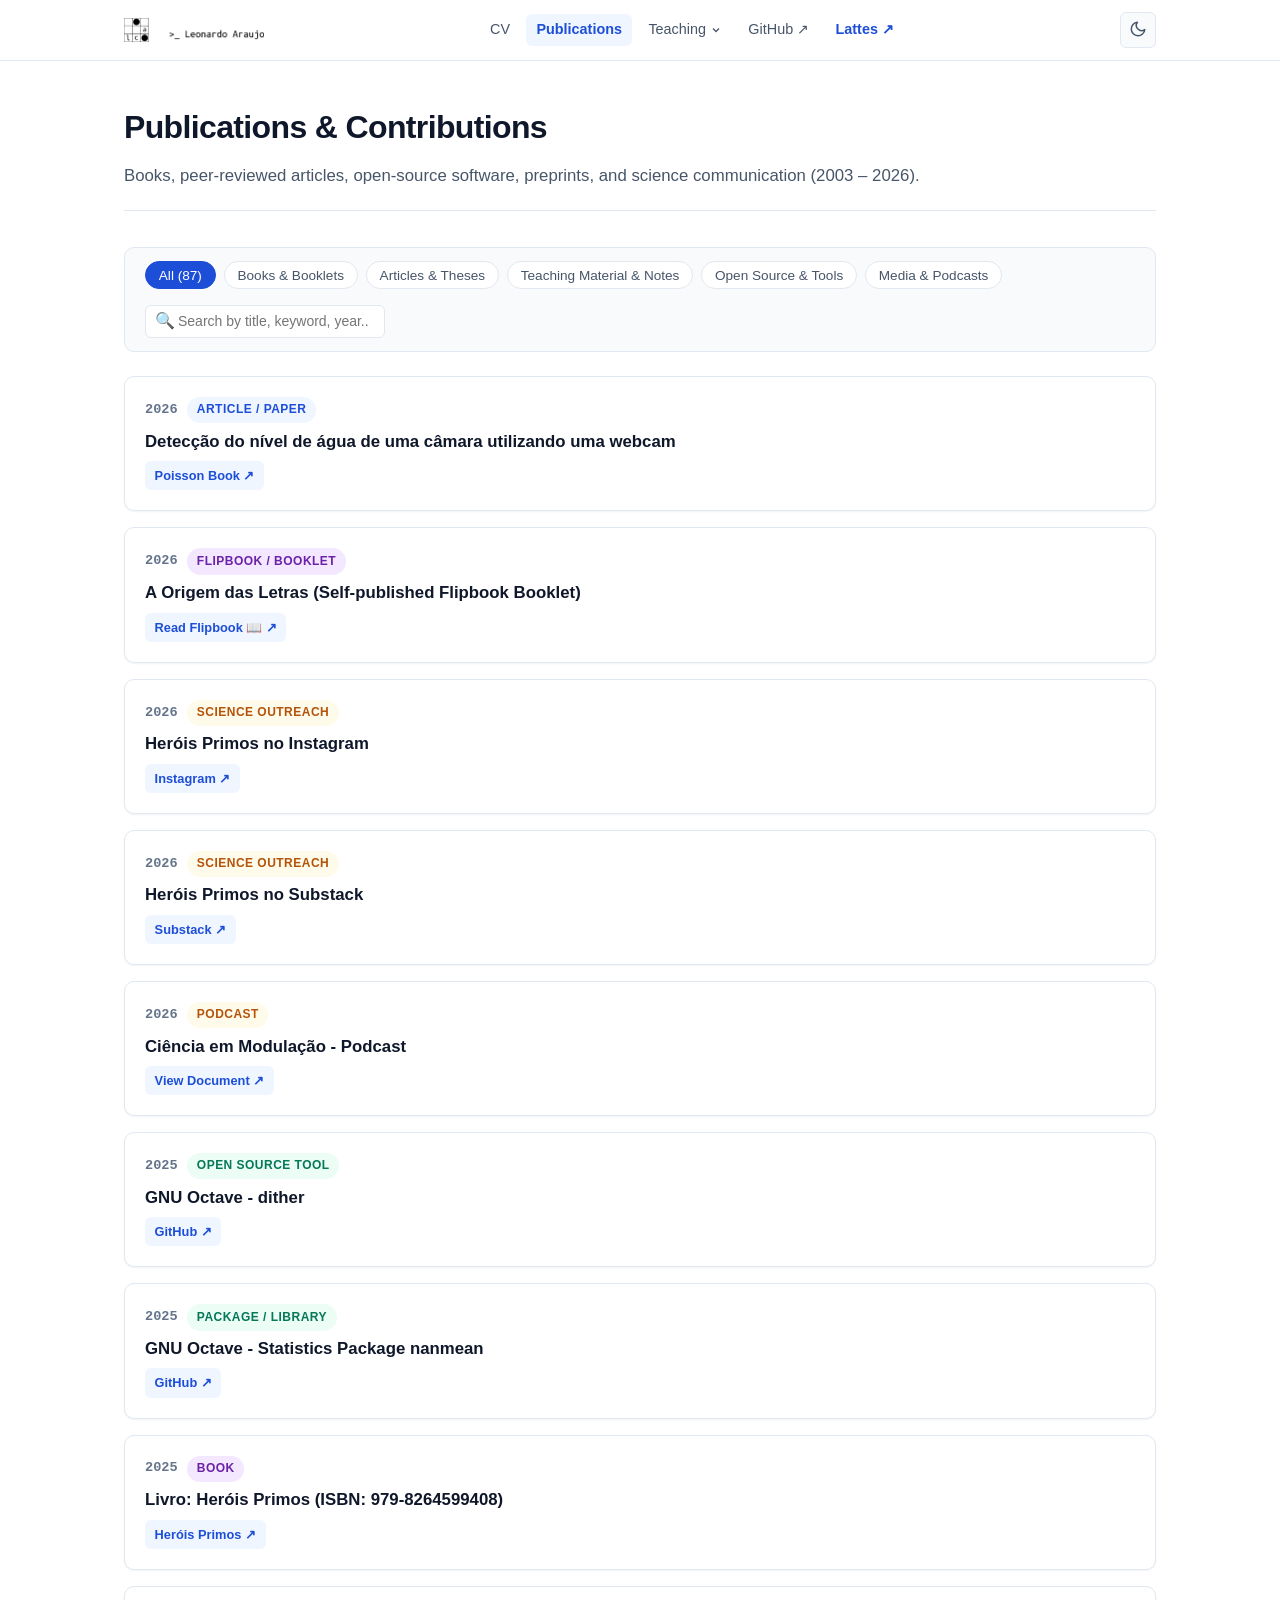
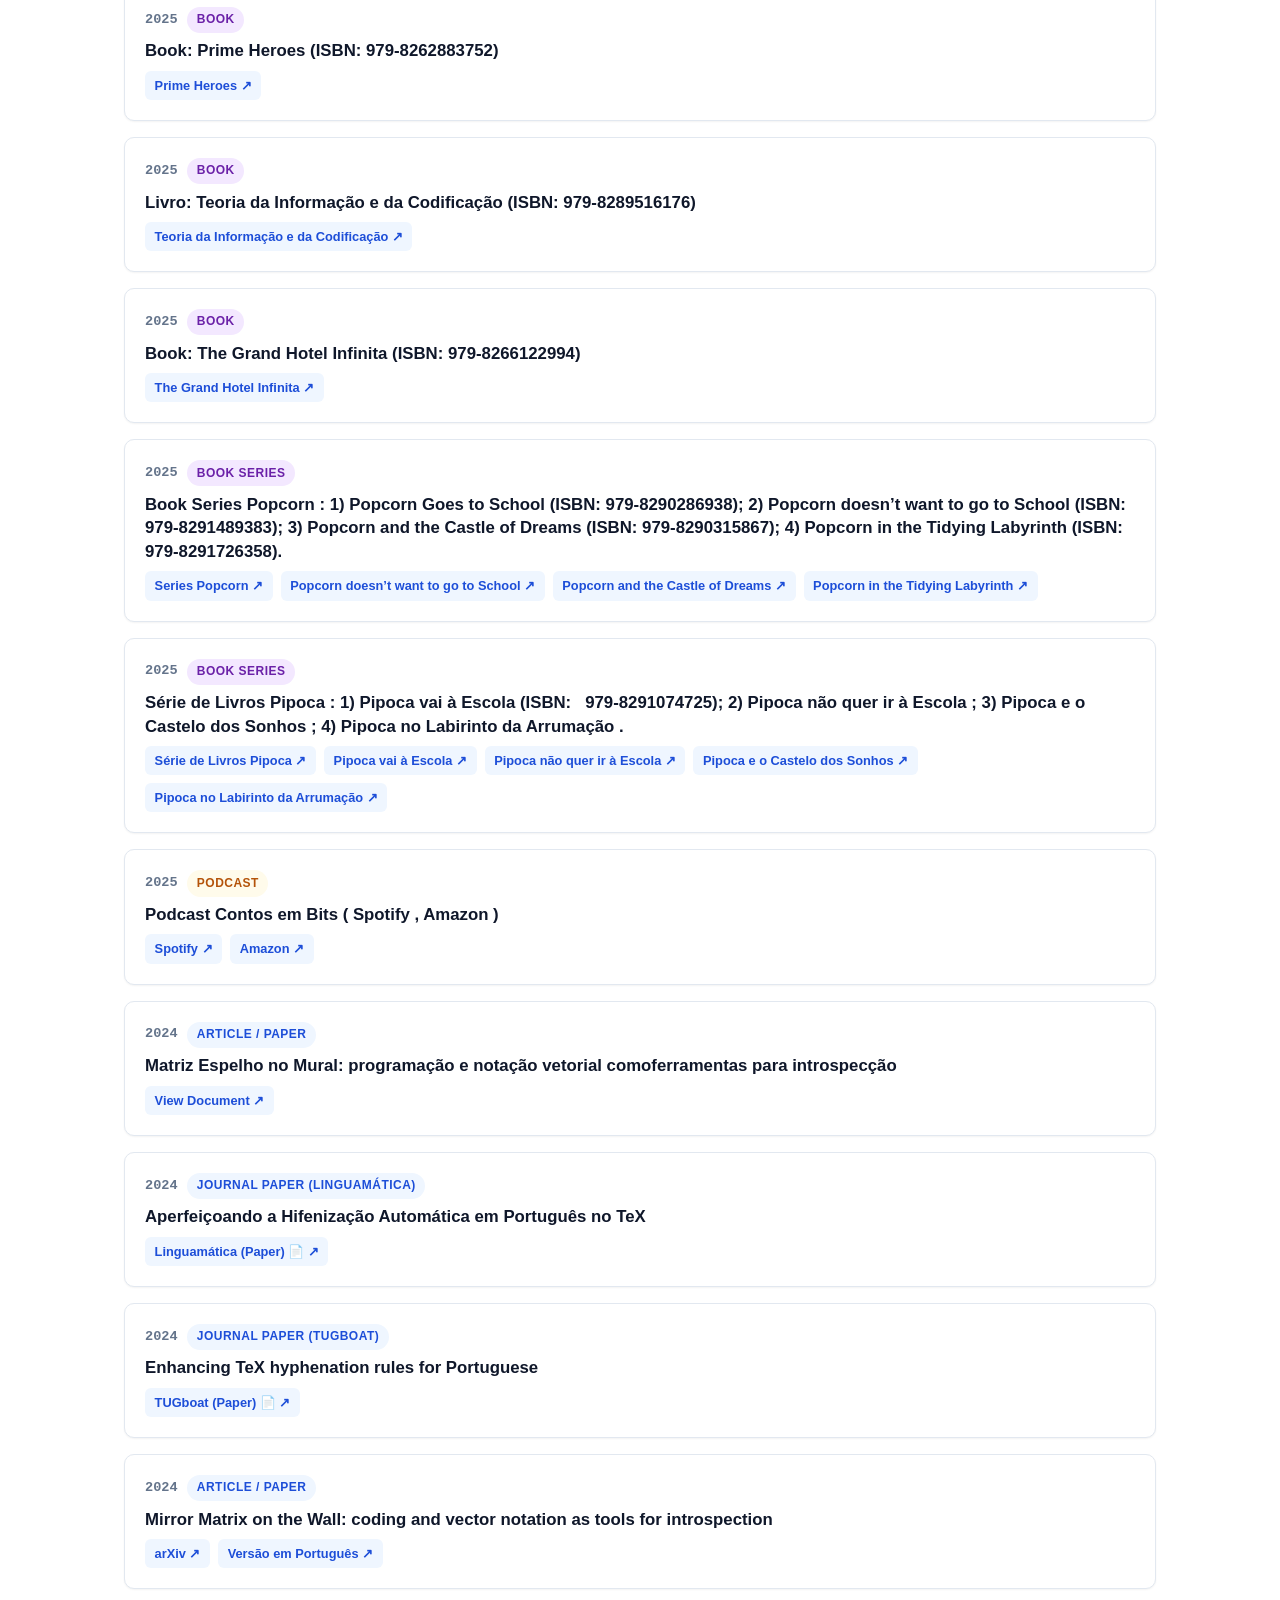
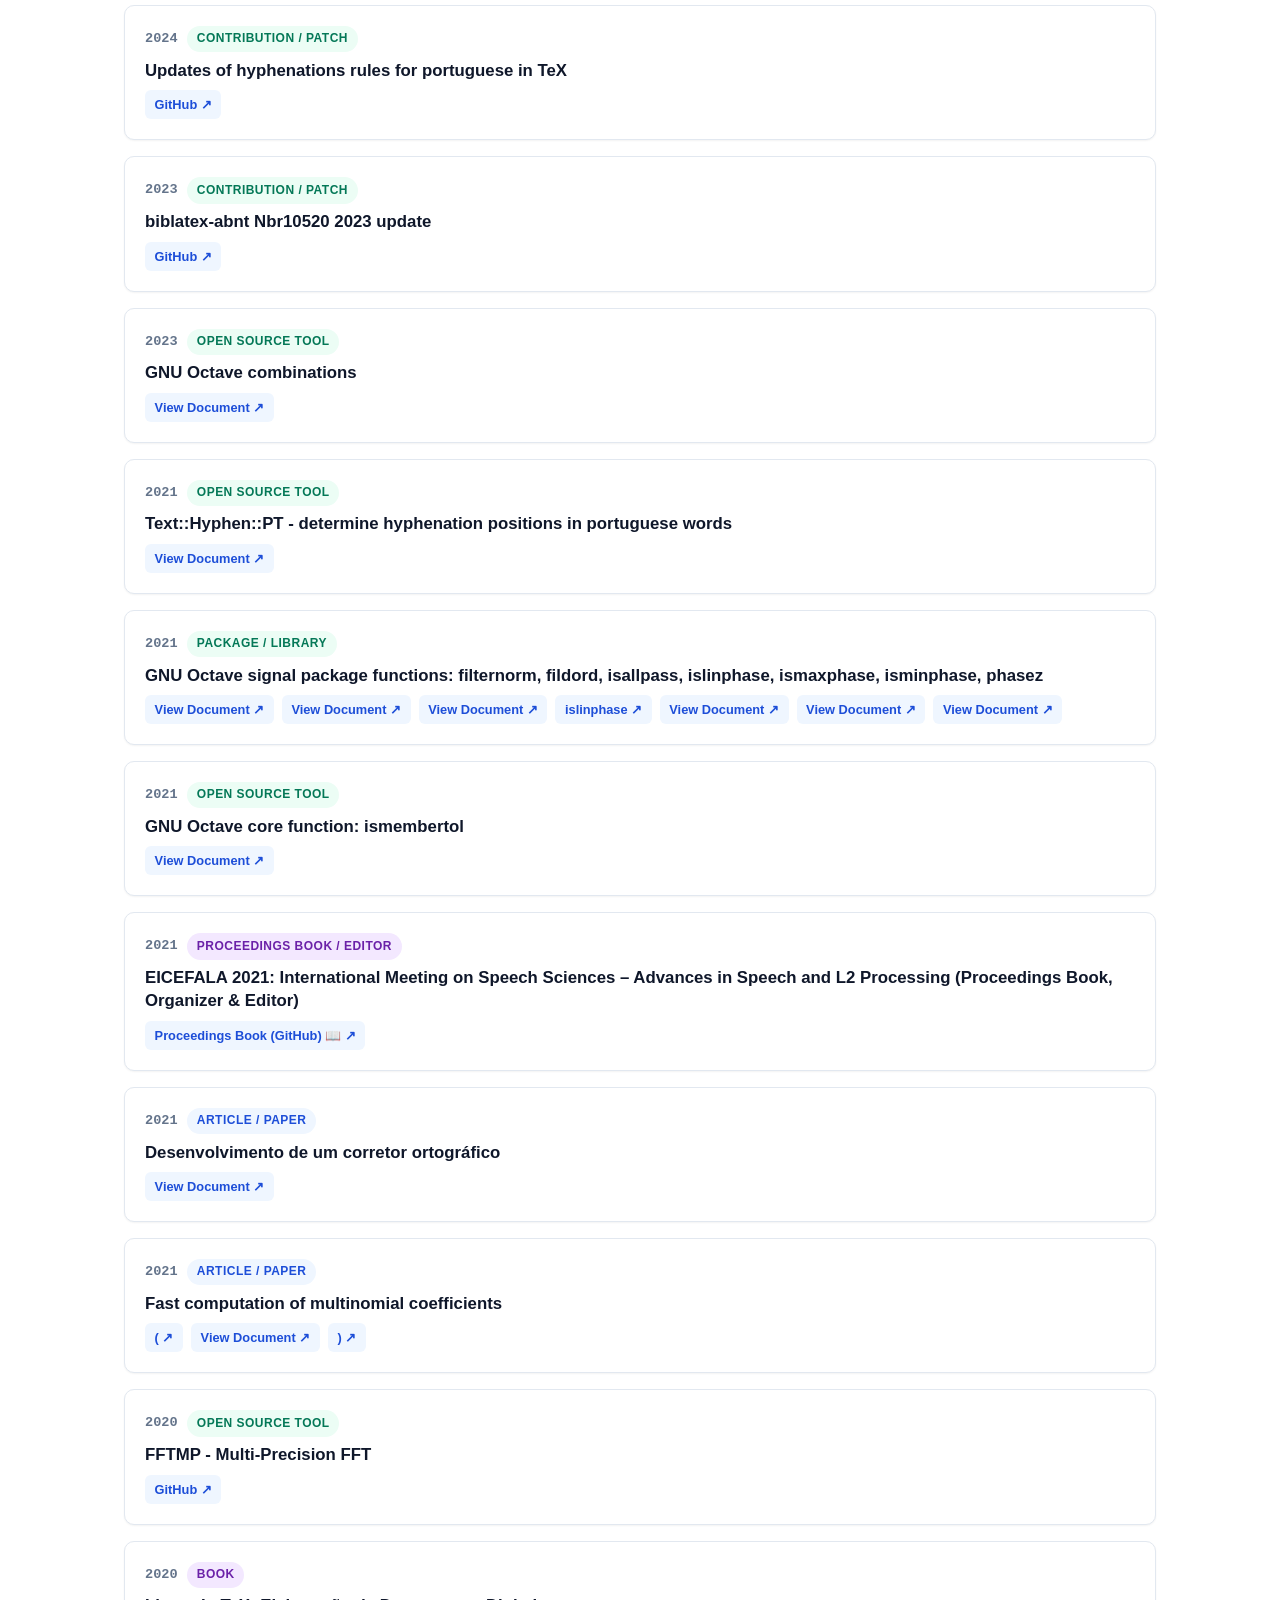
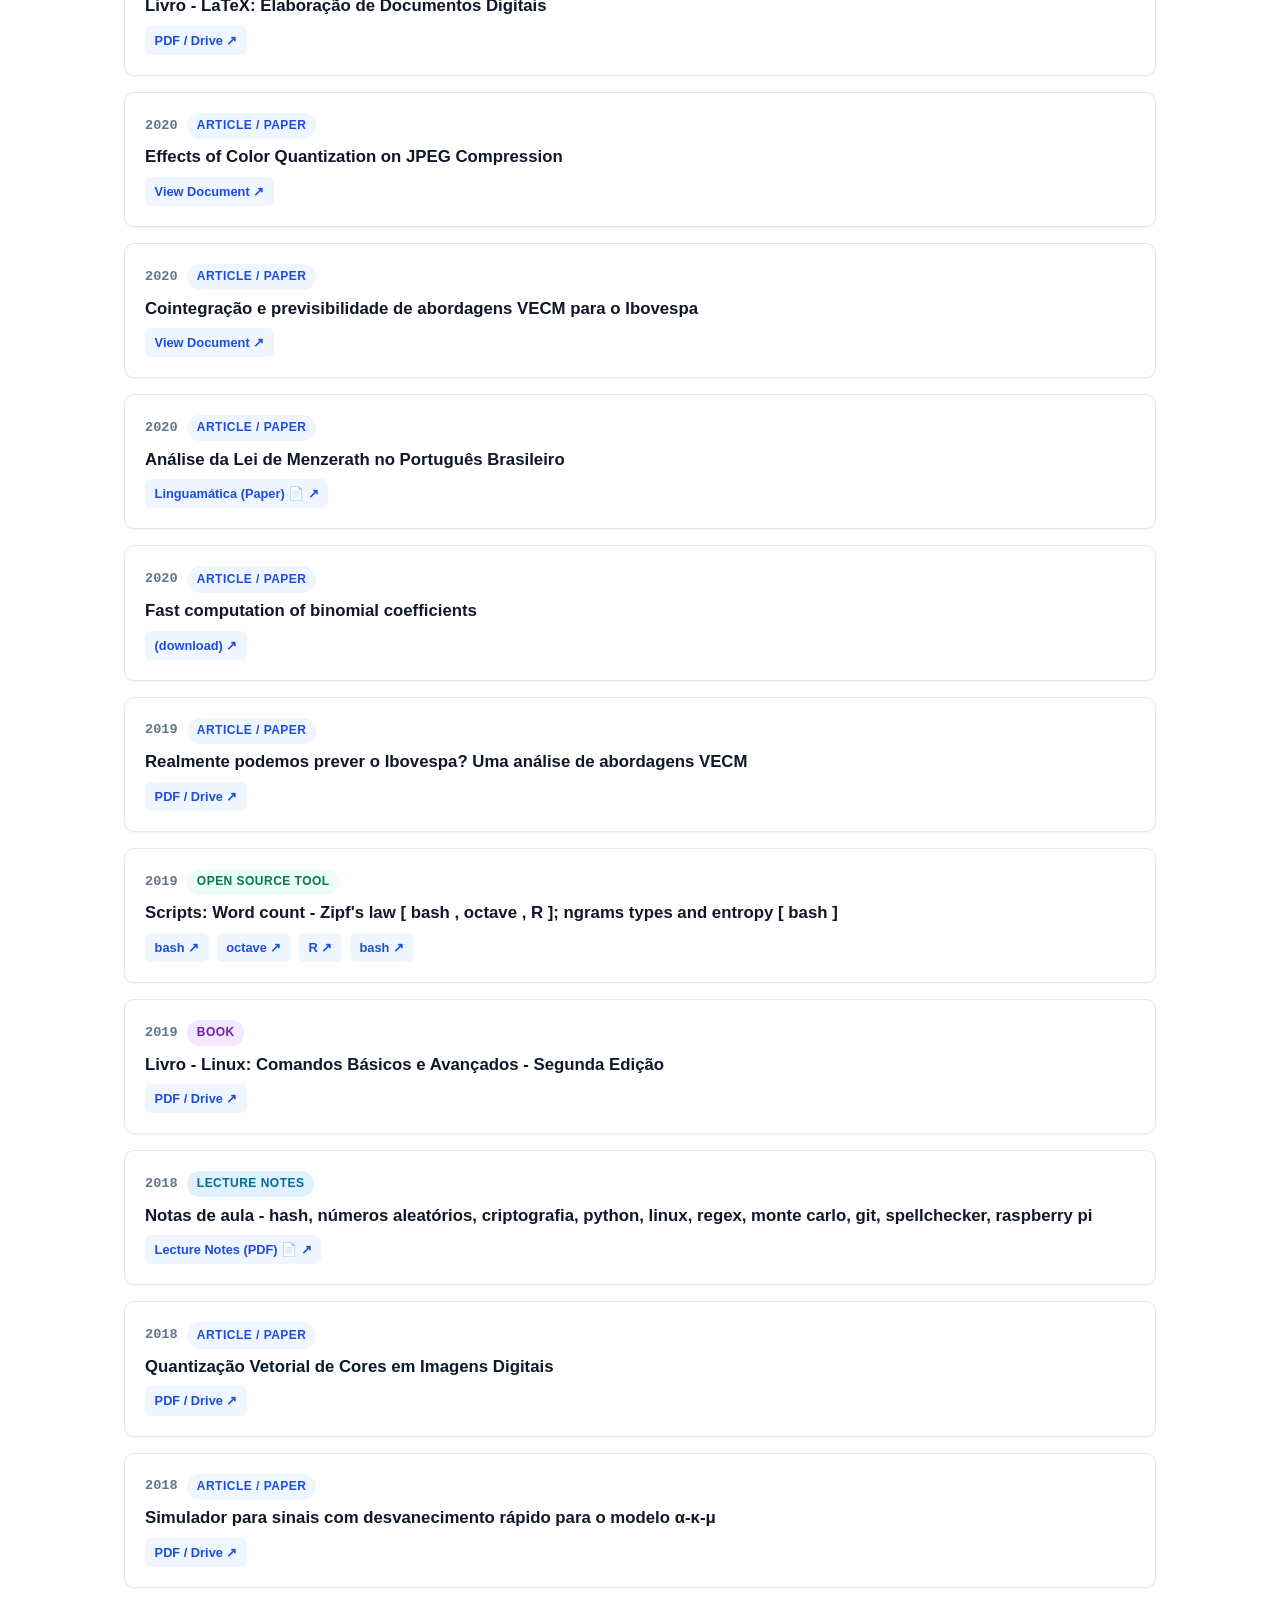
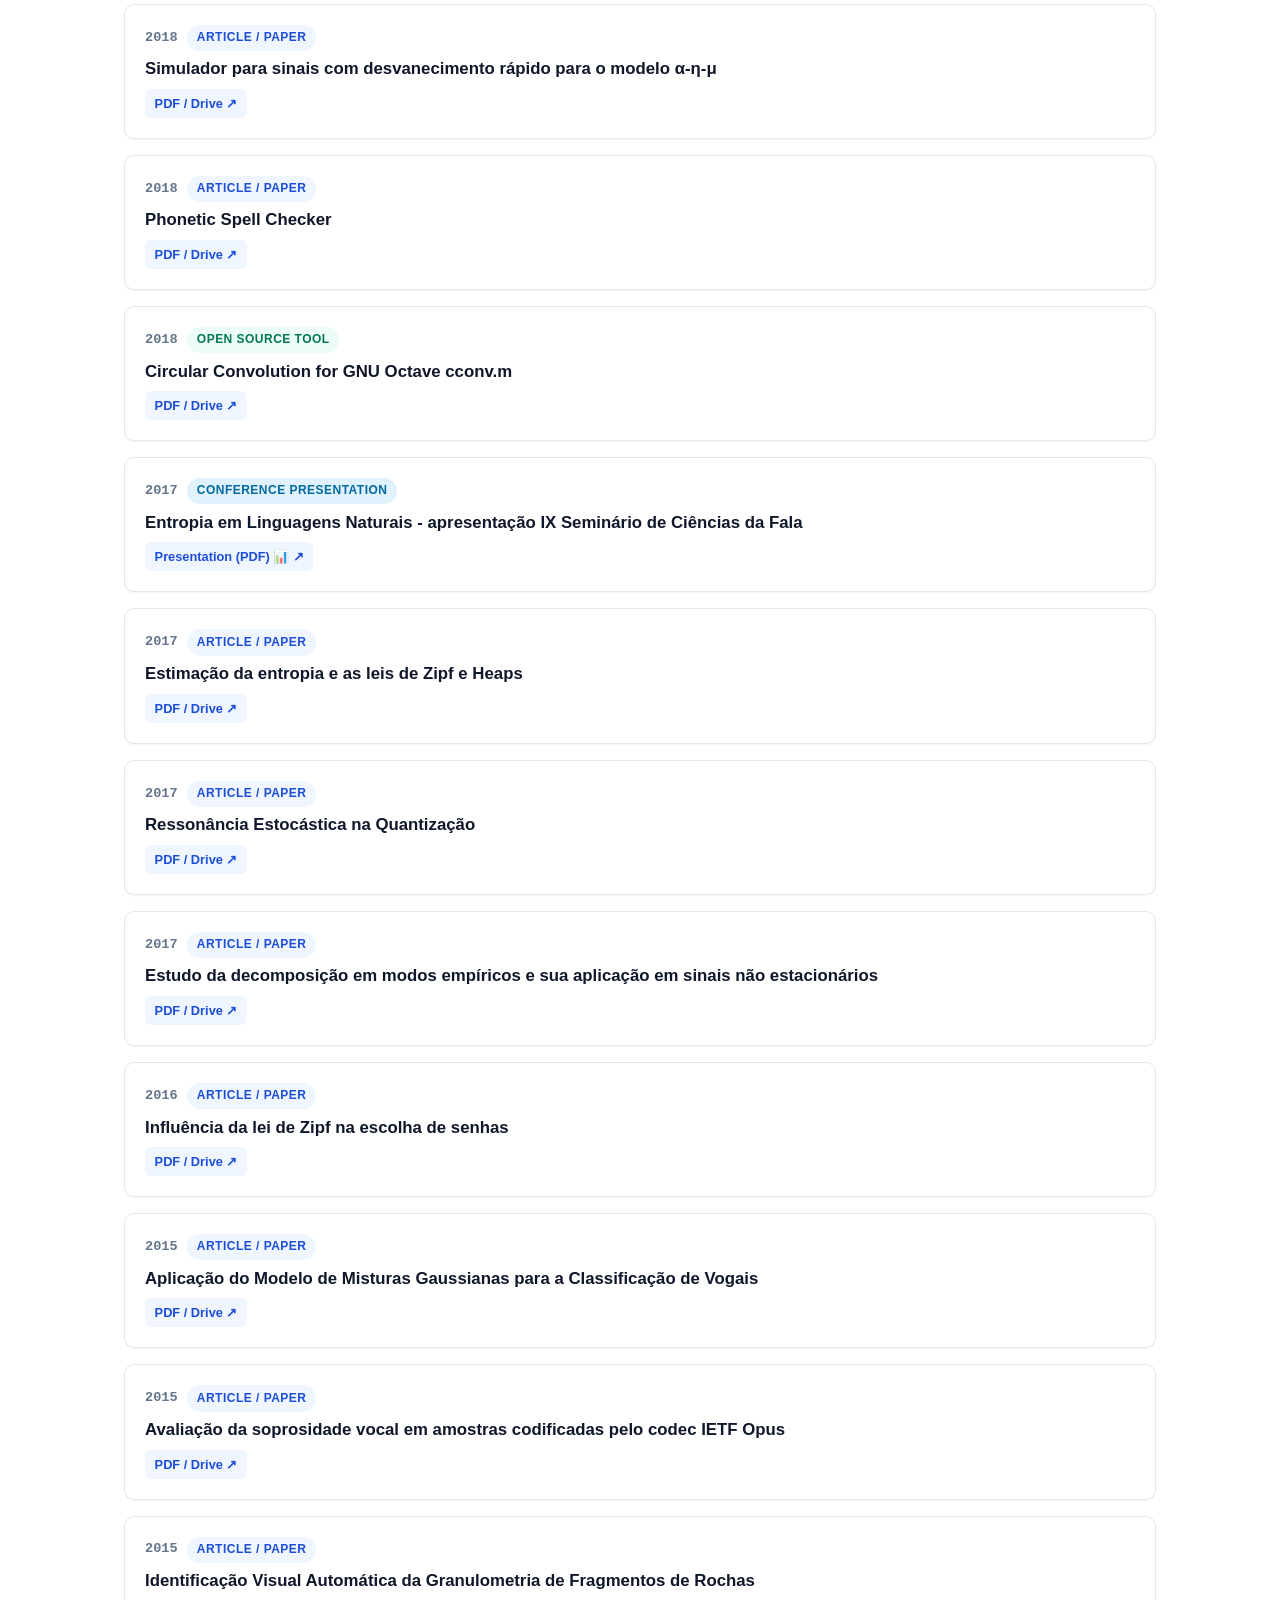
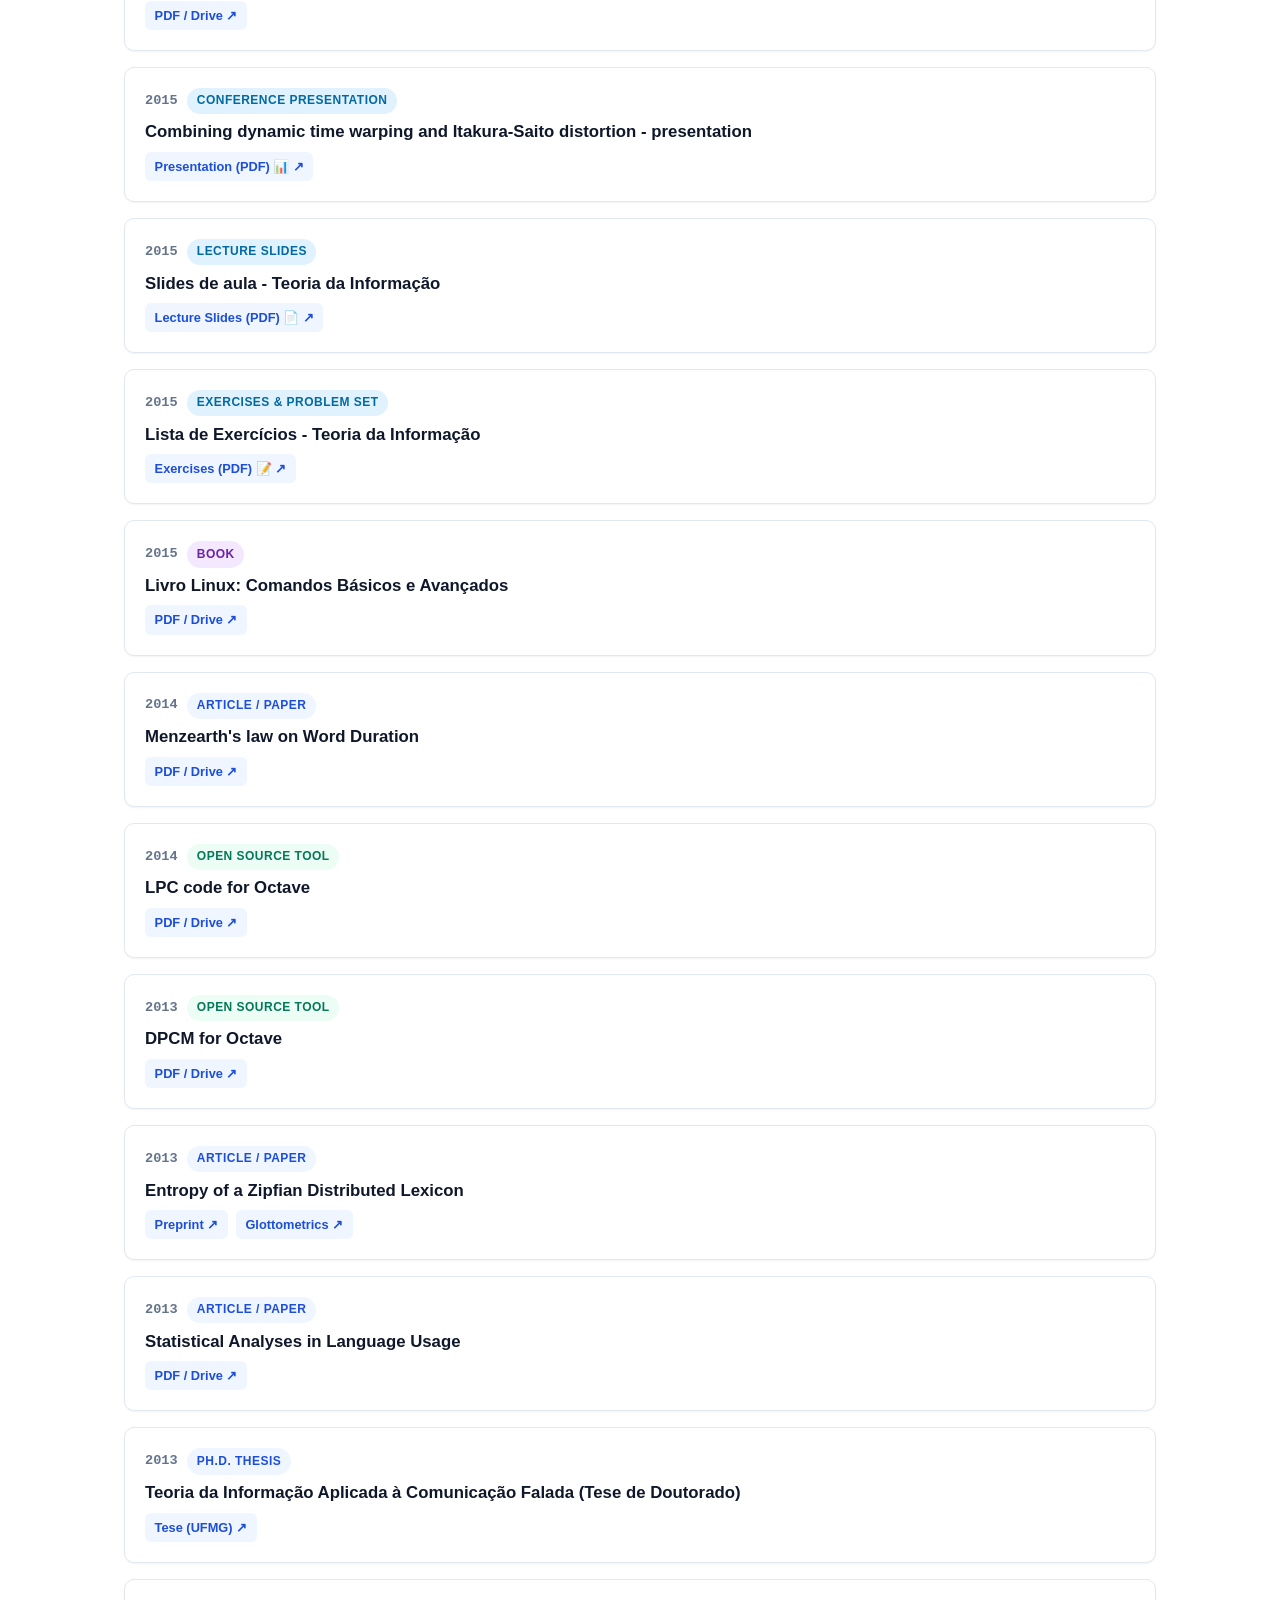
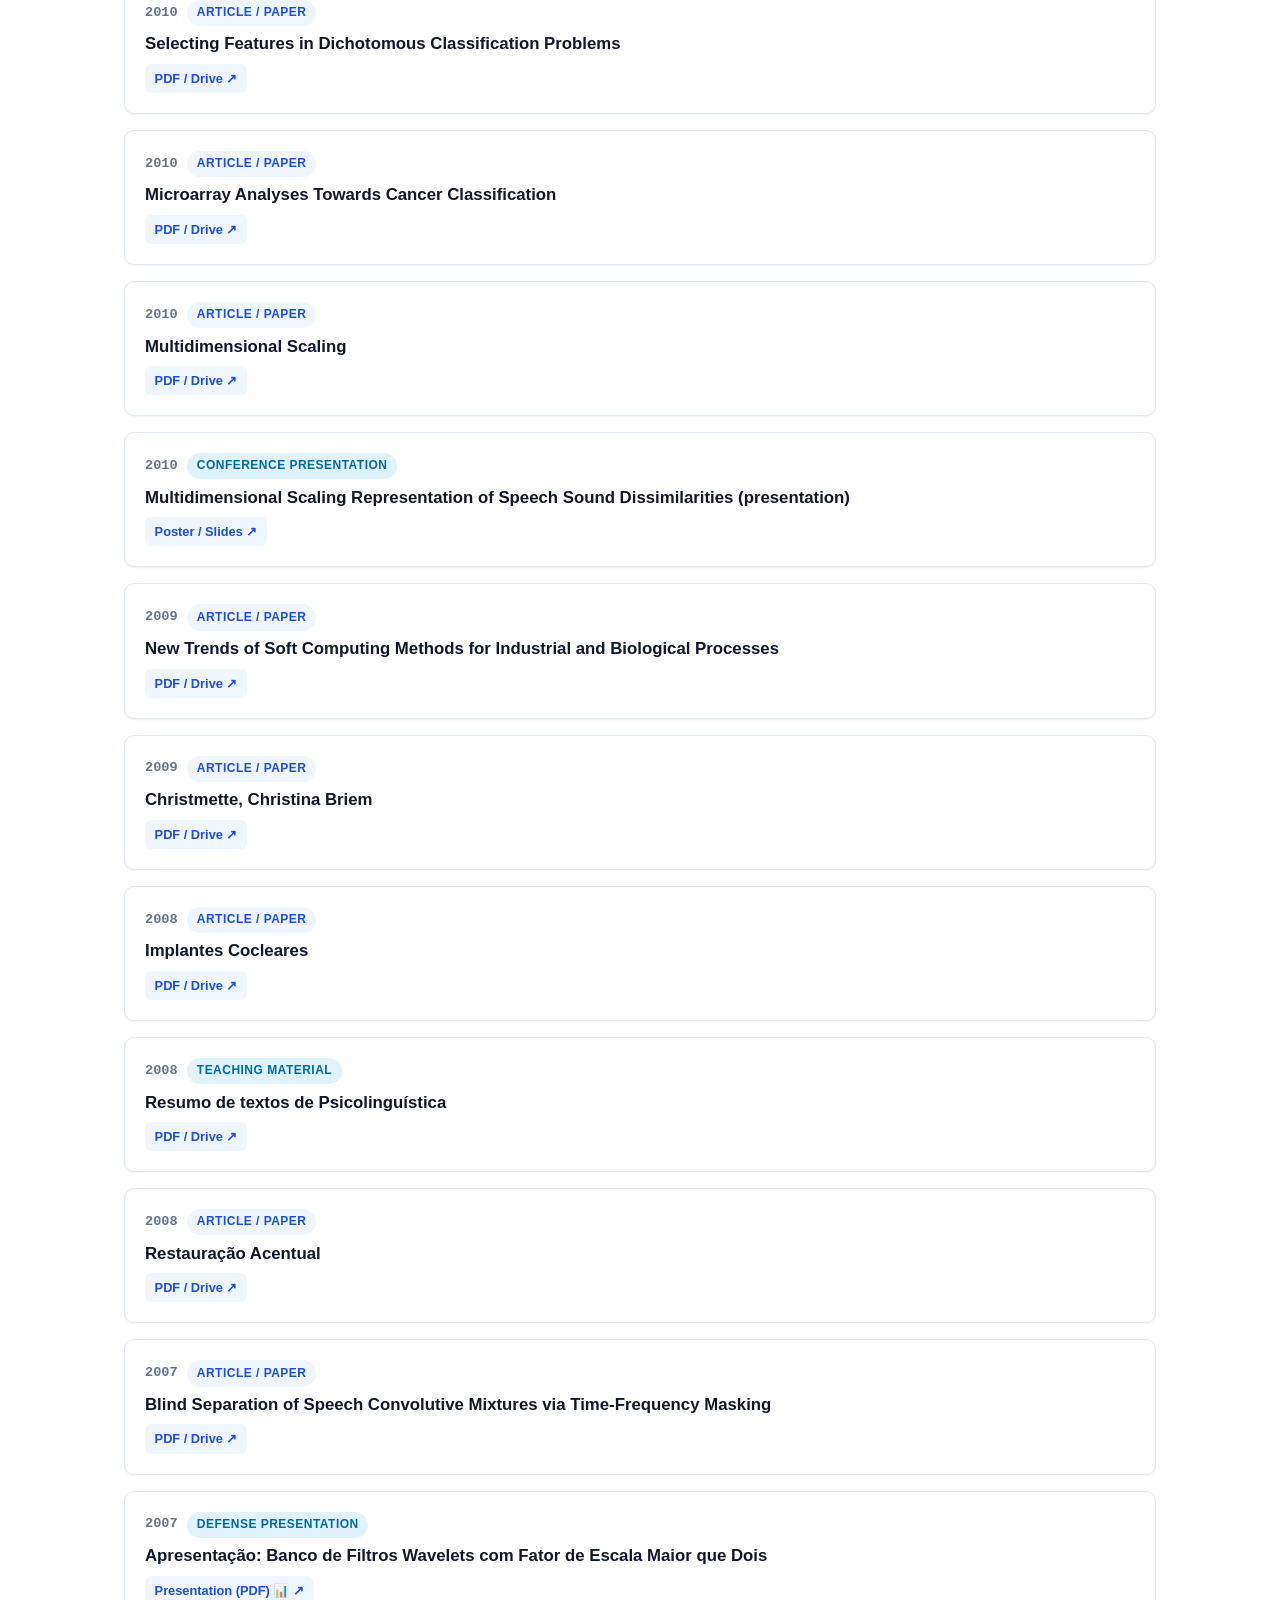
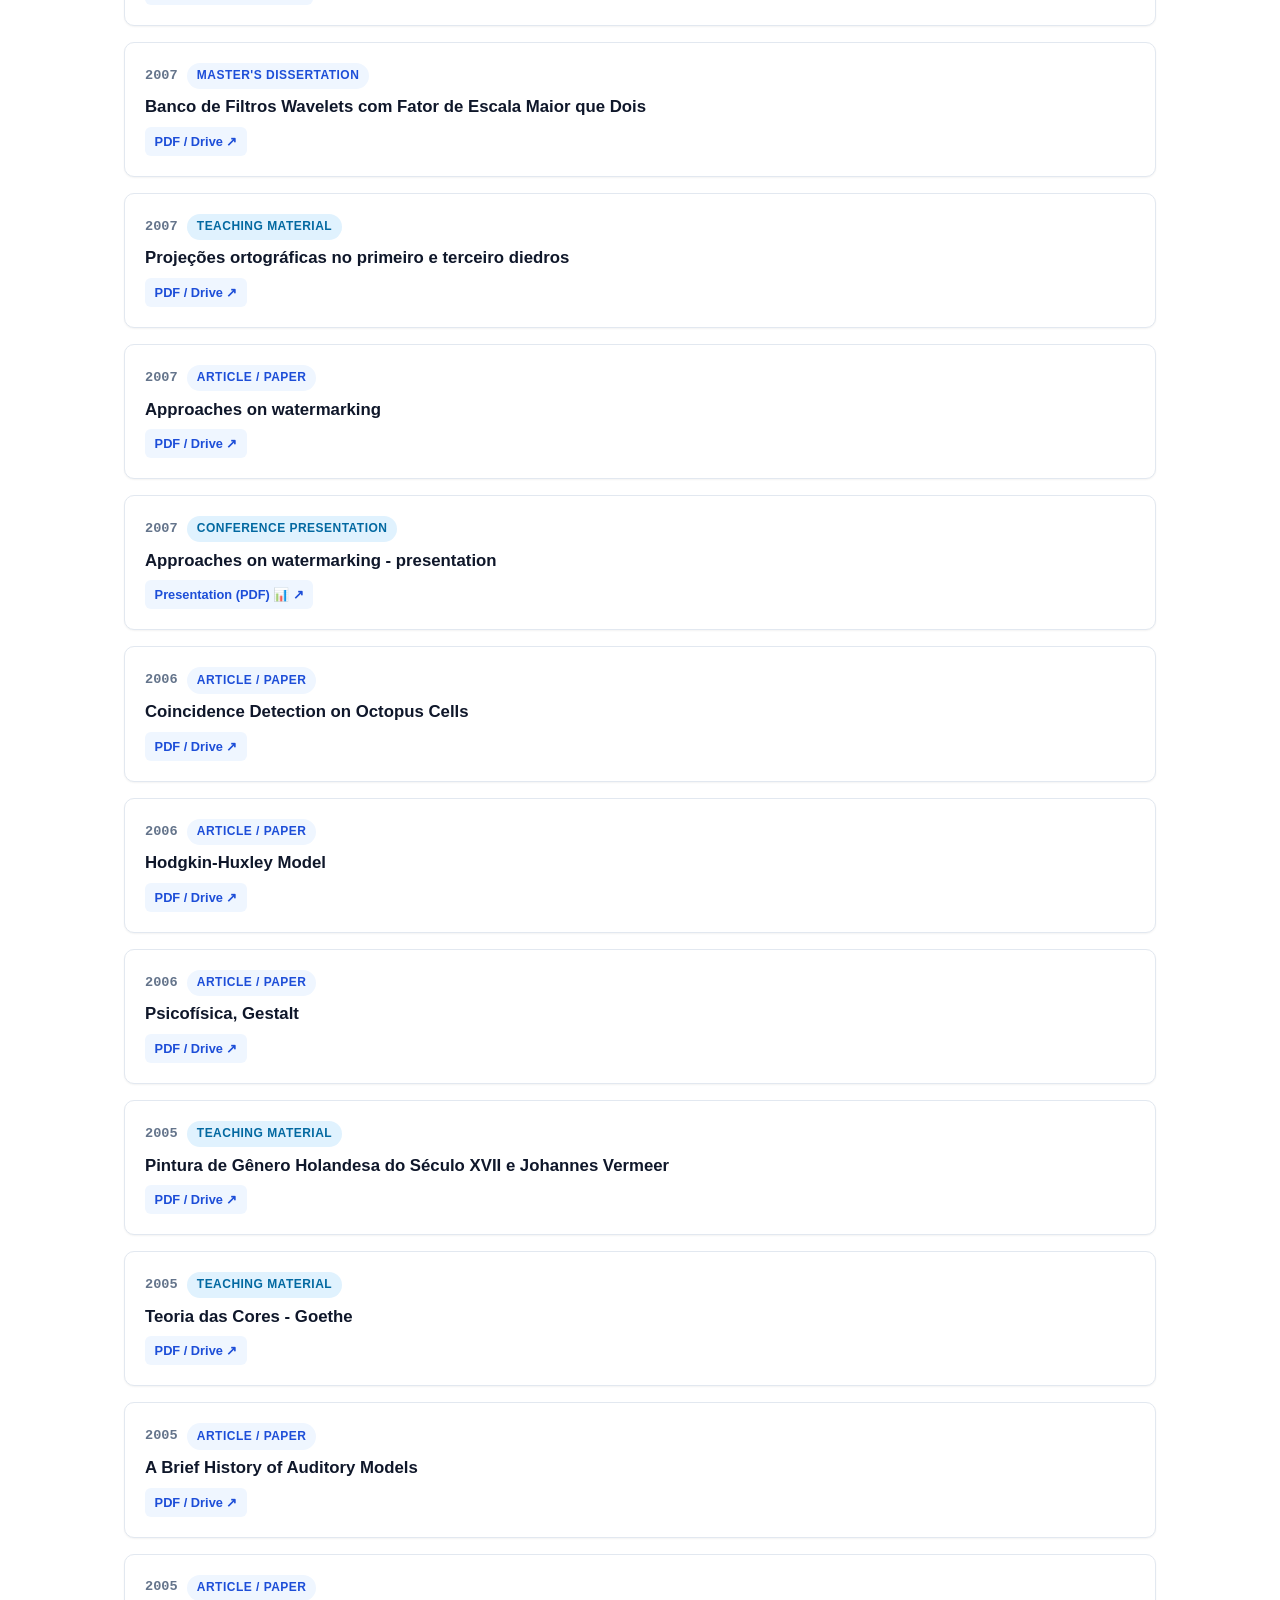
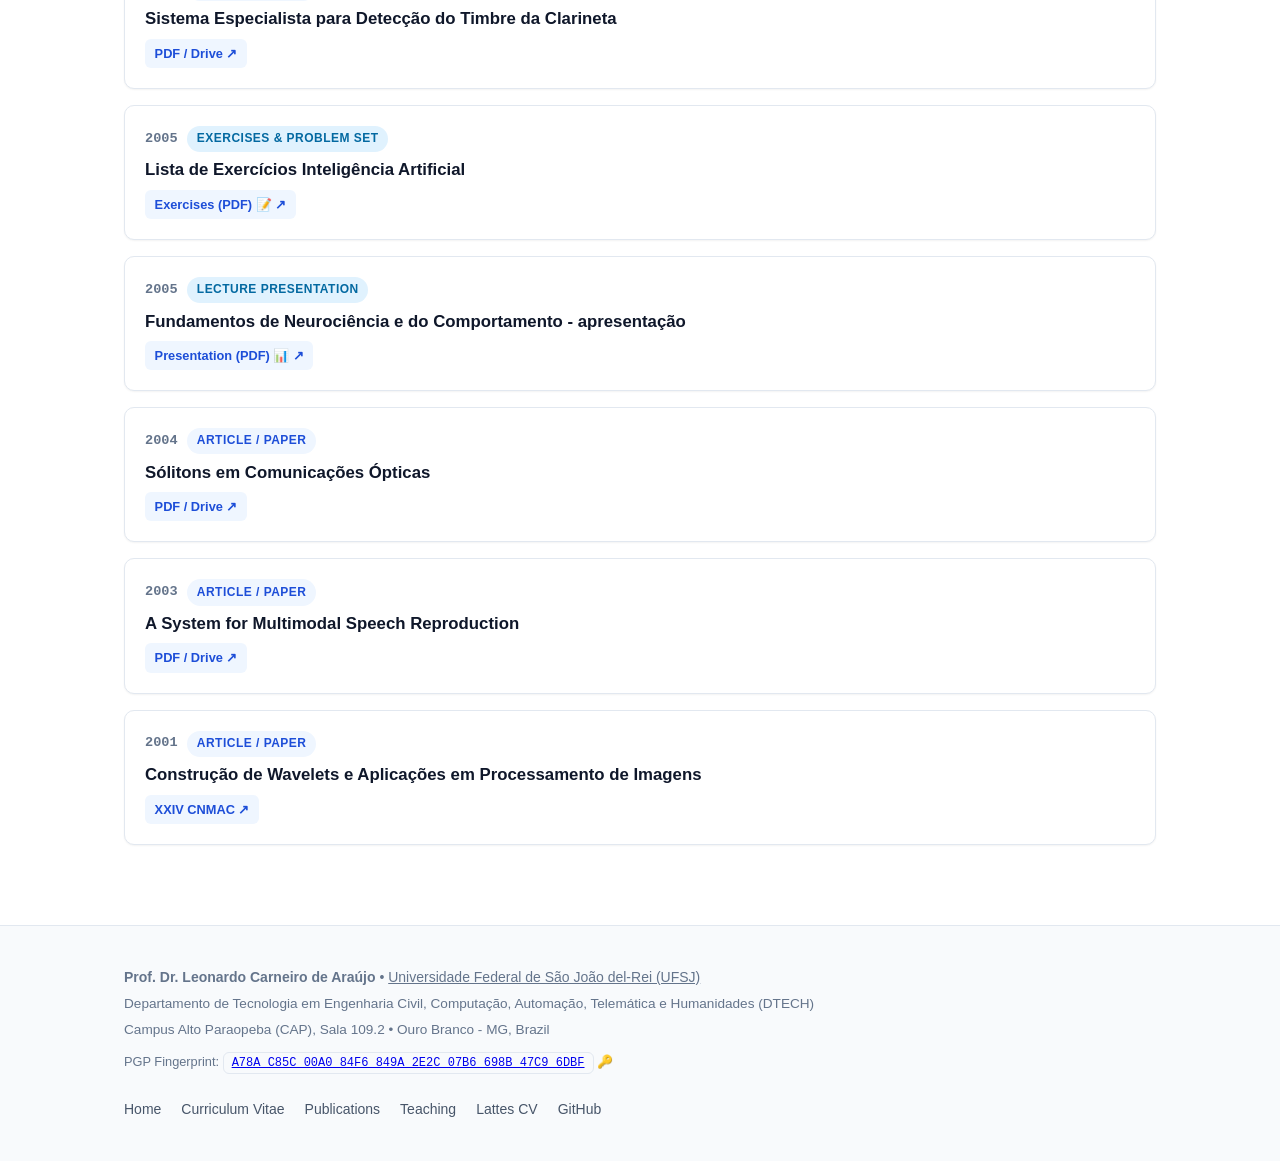
<file: publications.html>
<!DOCTYPE html>
<html lang="en">
<head>
  <meta charset="utf-8">
  <meta name="viewport" content="width=device-width, initial-scale=1.0">
  <title>Publications | Leonardo Araujo - UFSJ</title>
  <meta name="description" content="Academic homepage of Prof. Leonardo Araujo (UFSJ) - Publications, CV, Teaching in Information Theory and Multimedia Signal Processing">
  <link rel="stylesheet" href="css/style.css">
  <link rel="icon" href="data:image/svg+xml,<svg xmlns=%22http://www.w3.org/2000/svg%22 viewBox=%220 0 100 100%22><text y=%22.9em%22 font-size=%2290%22>👨‍🏫</text></svg>">
</head>
<body>

    <header class="site-header">
      <div class="container">
        <nav class="navbar">
          <a href="index.html" class="brand" title="Leonardo Araujo - Home" aria-label="Home">
            <img src="images/logo.png" alt="Leonardo Araujo" class="brand-logo">
          </a>
          
          <ul class="nav-links" id="nav-links">
            <li><a href="cv.html" class="nav-link">CV</a></li>
            <li><a href="publications.html" class="nav-link active">Publications</a></li>
            
            <li class="nav-item-dropdown">
              <a href="teaching.html" class="nav-link">
                Teaching
                <svg class="dropdown-chevron" width="12" height="12" viewBox="0 0 24 24" fill="none" stroke="currentColor" stroke-width="2.5"><polyline points="6 9 12 15 18 9"/></svg>
              </a>
              <ul class="dropdown-menu">
                <li><a href="teaching.html" class="dropdown-item">Teaching Overview &amp; History</a></li>
                <li><a href="information-theory.html" class="dropdown-item">Information Theory</a></li>
                <li><a href="multimedia-signal-processing.html" class="dropdown-item">Multimedia Signal Processing</a></li>
              </ul>
            </li>

            <li><a href="https://github.com/leolca" target="_blank" rel="noopener" class="nav-link" title="GitHub Profile">GitHub ↗</a></li>
            <li><a href="http://lattes.cnpq.br/6946118605547297" target="_blank" rel="noopener" class="nav-link" title="CNPq Lattes CV" style="color:var(--primary);font-weight:600;">Lattes ↗</a></li>
          </ul>
          
          <div class="nav-actions">
            <button class="theme-toggle" id="theme-toggle" aria-label="Toggle dark/light theme" title="Toggle theme">
              <span id="theme-icon">
                <svg width="18" height="18" viewBox="0 0 24 24" fill="none" stroke="currentColor" stroke-width="2"><path d="M21 12.79A9 9 0 1 1 11.21 3 7 7 0 0 0 21 12.79z"/></svg>
              </span>
            </button>
            <button class="menu-toggle" id="menu-toggle" aria-label="Toggle menu">
              <svg width="20" height="20" viewBox="0 0 24 24" fill="none" stroke="currentColor" stroke-width="2"><line x1="3" y1="12" x2="21" y2="12"/><line x1="3" y1="6" x2="21" y2="6"/><line x1="3" y1="18" x2="21" y2="18"/></svg>
            </button>
          </div>
        </nav>
      </div>
    </header>
    

    <main class="main-content">
      <div class="container">
        
        <header class="page-header">
          <h1 class="page-title">Publications & Contributions</h1>
          <p class="page-subtitle">Books, peer-reviewed articles, open-source software, preprints, and science communication (2003 &ndash; 2026).</p>
        </header>

        <!-- Filter & Search Toolbar -->
        <div class="filter-bar">
          <div class="filter-chips">
            <button class="filter-chip active" data-filter="all">All (87)</button>
            <button class="filter-chip" data-filter="book">Books & Booklets</button>
            <button class="filter-chip" data-filter="article">Articles & Theses</button>
            <button class="filter-chip" data-filter="teaching">Teaching Material & Notes</button>
            <button class="filter-chip" data-filter="software">Open Source & Tools</button>
            <button class="filter-chip" data-filter="media">Media & Podcasts</button>
          </div>
          <div class="search-box">
            <span class="search-icon">🔍</span>
            <input type="text" id="pub-search" class="search-input" placeholder="Search by title, keyword, year...">
          </div>
        </div>

        <!-- Publication List -->
        <div id="pub-container">
          
            <div class="pub-item" data-category="article">
              <div class="pub-header">
                <span class="pub-year">2026</span>
                <span class="badge badge-paper">Article / Paper</span>
              </div>
              <div class="pub-title">Detecção do nível de água de uma câmara utilizando uma webcam</div>
              <div class="pub-links"><a href="https://livros.poisson.com.br/engenharia/gestao_inovacao/volume24/Eng_Gestao_Inovacao_Vol24.pdf" target="_blank" rel="noopener" class="pub-link">Poisson Book ↗</a></div>
            </div>
            
            <div class="pub-item" data-category="book">
              <div class="pub-header">
                <span class="pub-year">2026</span>
                <span class="badge badge-book">Flipbook / Booklet</span>
              </div>
              <div class="pub-title">A Origem das Letras (Self-published Flipbook Booklet)</div>
              <div class="pub-links"><a href="https://online.fliphtml5.com/cgmjm/a_origem_das_letras/" target="_blank" rel="noopener" class="pub-link">Read Flipbook 📖 ↗</a></div>
            </div>
            
            <div class="pub-item" data-category="media">
              <div class="pub-header">
                <span class="pub-year">2026</span>
                <span class="badge badge-media">Science Outreach</span>
              </div>
              <div class="pub-title">Heróis Primos no Instagram</div>
              <div class="pub-links"><a href="https://www.instagram.com/heroisprimos/" target="_blank" rel="noopener" class="pub-link">Instagram ↗</a></div>
            </div>
            
            <div class="pub-item" data-category="media">
              <div class="pub-header">
                <span class="pub-year">2026</span>
                <span class="badge badge-media">Science Outreach</span>
              </div>
              <div class="pub-title">Heróis Primos no Substack</div>
              <div class="pub-links"><a href="https://heroisprimos.substack.com/" target="_blank" rel="noopener" class="pub-link">Substack ↗</a></div>
            </div>
            
            <div class="pub-item" data-category="media">
              <div class="pub-header">
                <span class="pub-year">2026</span>
                <span class="badge badge-media">Podcast</span>
              </div>
              <div class="pub-title">Ciência em Modulação - Podcast</div>
              <div class="pub-links"><a href="https://pod.link/6808935495" target="_blank" rel="noopener" class="pub-link">View Document ↗</a></div>
            </div>
            
            <div class="pub-item" data-category="software">
              <div class="pub-header">
                <span class="pub-year">2025</span>
                <span class="badge badge-code">Open Source Tool</span>
              </div>
              <div class="pub-title">GNU Octave - dither</div>
              <div class="pub-links"><a href="https://github.com/gnu-octave/octave/pull/33" target="_blank" rel="noopener" class="pub-link">GitHub ↗</a></div>
            </div>
            
            <div class="pub-item" data-category="software">
              <div class="pub-header">
                <span class="pub-year">2025</span>
                <span class="badge badge-code">Package / Library</span>
              </div>
              <div class="pub-title">GNU Octave - Statistics Package nanmean</div>
              <div class="pub-links"><a href="https://github.com/gnu-octave/statistics/pull/239" target="_blank" rel="noopener" class="pub-link">GitHub ↗</a></div>
            </div>
            
            <div class="pub-item" data-category="book">
              <div class="pub-header">
                <span class="pub-year">2025</span>
                <span class="badge badge-book">Book</span>
              </div>
              <div class="pub-title">Livro: Heróis Primos (ISBN: 979-8264599408)</div>
              <div class="pub-links"><a href="https://www.amazon.com/dp/B0FQJDNYPY" target="_blank" rel="noopener" class="pub-link">Heróis Primos ↗</a></div>
            </div>
            
            <div class="pub-item" data-category="book">
              <div class="pub-header">
                <span class="pub-year">2025</span>
                <span class="badge badge-book">Book</span>
              </div>
              <div class="pub-title">Book: Prime Heroes (ISBN: 979-8262883752)</div>
              <div class="pub-links"><a href="https://www.amazon.com/dp/B0FQ3366TH" target="_blank" rel="noopener" class="pub-link">Prime Heroes ↗</a></div>
            </div>
            
            <div class="pub-item" data-category="book">
              <div class="pub-header">
                <span class="pub-year">2025</span>
                <span class="badge badge-book">Book</span>
              </div>
              <div class="pub-title">Livro: Teoria da Informação e da Codificação (ISBN: 979-8289516176)</div>
              <div class="pub-links"><a href="https://www.amazon.com/dp/B0FFPSLG9M" target="_blank" rel="noopener" class="pub-link">Teoria da Informação e da Codificação ↗</a></div>
            </div>
            
            <div class="pub-item" data-category="book">
              <div class="pub-header">
                <span class="pub-year">2025</span>
                <span class="badge badge-book">Book</span>
              </div>
              <div class="pub-title">Book: The Grand Hotel Infinita (ISBN: 979-8266122994)</div>
              <div class="pub-links"><a href="https://www.amazon.com/dp/B0FRSTFK8G" target="_blank" rel="noopener" class="pub-link">The Grand Hotel Infinita ↗</a></div>
            </div>
            
            <div class="pub-item" data-category="book">
              <div class="pub-header">
                <span class="pub-year">2025</span>
                <span class="badge badge-book">Book Series</span>
              </div>
              <div class="pub-title">Book Series Popcorn : 1) Popcorn Goes to School (ISBN: 979-8290286938); 2) Popcorn doesn’t want to go to School (ISBN: ‎ 979-8291489383); 3) Popcorn and the Castle of Dreams (ISBN: 979-8290315867); 4) Popcorn in the Tidying Labyrinth (ISBN: 979-8291726358).</div>
              <div class="pub-links"><a href="https://www.amazon.com/dp/B0FGK1VR5C" target="_blank" rel="noopener" class="pub-link">Series Popcorn ↗</a><a href="https://www.amazon.com/Popcorn-doesnt-want-go-School/dp/B0FH2SQTVW" target="_blank" rel="noopener" class="pub-link">Popcorn doesn’t want to go to School ↗</a><a href="https://www.amazon.com/Popcorn-Castle-Dreams-Leonardo-Ara%C3%BAjo/dp/B0FHBNB8MC" target="_blank" rel="noopener" class="pub-link">Popcorn and the Castle of Dreams ↗</a><a href="https://www.amazon.com/Popcorn-Tidying-Labyrinth-Leonardo-Ara%C3%BAjo/dp/B0FH5D5M9W" target="_blank" rel="noopener" class="pub-link">Popcorn in the Tidying Labyrinth ↗</a></div>
            </div>
            
            <div class="pub-item" data-category="book">
              <div class="pub-header">
                <span class="pub-year">2025</span>
                <span class="badge badge-book">Book Series</span>
              </div>
              <div class="pub-title">Série de Livros Pipoca : 1) Pipoca vai à Escola (ISBN:  ‎ 979-8291074725); 2) Pipoca não quer ir à Escola ; 3) Pipoca e o Castelo dos Sonhos ; 4) Pipoca no Labirinto da Arrumação .</div>
              <div class="pub-links"><a href="https://www.amazon.com/dp/B0FGJTX4N6" target="_blank" rel="noopener" class="pub-link">Série de Livros Pipoca ↗</a><a href="https://www.amazon.com/Pipoca-vai-%C3%A0-Escola-Portuguese/dp/B0FGV9YKXQ" target="_blank" rel="noopener" class="pub-link">Pipoca vai à Escola ↗</a><a href="https://www.amazon.com/gp/product/B0FGBZ771S" target="_blank" rel="noopener" class="pub-link">Pipoca não quer ir à Escola ↗</a><a href="https://www.amazon.com/Pipoca-Castelo-dos-Sonhos-Portuguese-ebook/dp/B0FG3BC492" target="_blank" rel="noopener" class="pub-link">Pipoca e o Castelo dos Sonhos ↗</a><a href="https://www.amazon.com/gp/product/B0FGJQHM2F" target="_blank" rel="noopener" class="pub-link">Pipoca no Labirinto da Arrumação ↗</a></div>
            </div>
            
            <div class="pub-item" data-category="media">
              <div class="pub-header">
                <span class="pub-year">2025</span>
                <span class="badge badge-media">Podcast</span>
              </div>
              <div class="pub-title">Podcast Contos em Bits ( Spotify , Amazon )</div>
              <div class="pub-links"><a href="https://open.spotify.com/show/6sjaO0T0ZDvogP0LCdgo63" target="_blank" rel="noopener" class="pub-link">Spotify ↗</a><a href="https://www.amazon.com/Contos-em-Bits/dp/B0FNWDQLLJ" target="_blank" rel="noopener" class="pub-link">Amazon ↗</a></div>
            </div>
            
            <div class="pub-item" data-category="article">
              <div class="pub-header">
                <span class="pub-year">2024</span>
                <span class="badge badge-paper">Article / Paper</span>
              </div>
              <div class="pub-title">Matriz Espelho no Mural: programação e notação vetorial comoferramentas para introspecção</div>
              <div class="pub-links"><a href="https://revistas.ifpr.edu.br/index.php/mundietg/article/view/2169" target="_blank" rel="noopener" class="pub-link">View Document ↗</a></div>
            </div>
            
            <div class="pub-item" data-category="article">
              <div class="pub-header">
                <span class="pub-year">2024</span>
                <span class="badge badge-paper">Journal Paper (Linguamática)</span>
              </div>
              <div class="pub-title">Aperfeiçoando a Hifenização Automática em Português no TeX</div>
              <div class="pub-links"><a href="https://linguamatica.com/index.php/linguamatica/article/view/435" target="_blank" rel="noopener" class="pub-link">Linguamática (Paper) 📄 ↗</a></div>
            </div>
            
            <div class="pub-item" data-category="article">
              <div class="pub-header">
                <span class="pub-year">2024</span>
                <span class="badge badge-paper">Journal Paper (TUGboat)</span>
              </div>
              <div class="pub-title">Enhancing TeX hyphenation rules for Portuguese</div>
              <div class="pub-links"><a href="https://tug.org/members/TUGboat/tb45-3/tb141araujo-pthyph.pdf" target="_blank" rel="noopener" class="pub-link">TUGboat (Paper) 📄 ↗</a></div>
            </div>
            
            <div class="pub-item" data-category="article">
              <div class="pub-header">
                <span class="pub-year">2024</span>
                <span class="badge badge-paper">Article / Paper</span>
              </div>
              <div class="pub-title">Mirror Matrix on the Wall: coding and vector notation as tools for introspection</div>
              <div class="pub-links"><a href="https://arxiv.org/abs/2410.19549" target="_blank" rel="noopener" class="pub-link">arXiv ↗</a><a href="https://revistas.ifpr.edu.br/index.php/mundietg/article/view/2169" target="_blank" rel="noopener" class="pub-link">Versão em Português ↗</a></div>
            </div>
            
            <div class="pub-item" data-category="software">
              <div class="pub-header">
                <span class="pub-year">2024</span>
                <span class="badge badge-code">Contribution / Patch</span>
              </div>
              <div class="pub-title">Updates of hyphenations rules for portuguese in TeX</div>
              <div class="pub-links"><a href="https://github.com/hyphenation/tex-hyphen/pull/62" target="_blank" rel="noopener" class="pub-link">GitHub ↗</a></div>
            </div>
            
            <div class="pub-item" data-category="software">
              <div class="pub-header">
                <span class="pub-year">2023</span>
                <span class="badge badge-code">Contribution / Patch</span>
              </div>
              <div class="pub-title">biblatex-abnt Nbr10520 2023 update</div>
              <div class="pub-links"><a href="https://github.com/abntex/biblatex-abnt/pull/116" target="_blank" rel="noopener" class="pub-link">GitHub ↗</a></div>
            </div>
            
            <div class="pub-item" data-category="software">
              <div class="pub-header">
                <span class="pub-year">2023</span>
                <span class="badge badge-code">Open Source Tool</span>
              </div>
              <div class="pub-title">GNU Octave combinations</div>
              <div class="pub-links"><a href="https://savannah.gnu.org/patch/?10395" target="_blank" rel="noopener" class="pub-link">View Document ↗</a></div>
            </div>
            
            <div class="pub-item" data-category="software">
              <div class="pub-header">
                <span class="pub-year">2021</span>
                <span class="badge badge-code">Open Source Tool</span>
              </div>
              <div class="pub-title">Text::Hyphen::PT - determine hyphenation positions in portuguese words</div>
              <div class="pub-links"><a href="https://metacpan.org/pod/Text::Hyphen::PT" target="_blank" rel="noopener" class="pub-link">View Document ↗</a></div>
            </div>
            
            <div class="pub-item" data-category="software">
              <div class="pub-header">
                <span class="pub-year">2021</span>
                <span class="badge badge-code">Package / Library</span>
              </div>
              <div class="pub-title">GNU Octave signal package functions: filternorm, fildord, isallpass, islinphase, ismaxphase, isminphase, phasez</div>
              <div class="pub-links"><a href="https://octave.sourceforge.io/signal/function/filternorm.html" target="_blank" rel="noopener" class="pub-link">View Document ↗</a><a href="https://octave.sourceforge.io/signal/function/filtord.html" target="_blank" rel="noopener" class="pub-link">View Document ↗</a><a href="https://octave.sourceforge.io/signal/function/isallpass.html" target="_blank" rel="noopener" class="pub-link">View Document ↗</a><a href="https://octave.sourceforge.io/signal/function/islinphase.html" target="_blank" rel="noopener" class="pub-link">islinphase ↗</a><a href="https://octave.sourceforge.io/signal/function/ismaxphase.html" target="_blank" rel="noopener" class="pub-link">View Document ↗</a><a href="https://octave.sourceforge.io/signal/function/isminphase.html" target="_blank" rel="noopener" class="pub-link">View Document ↗</a><a href="https://octave.sourceforge.io/signal/function/phasez.html" target="_blank" rel="noopener" class="pub-link">View Document ↗</a></div>
            </div>
            
            <div class="pub-item" data-category="software">
              <div class="pub-header">
                <span class="pub-year">2021</span>
                <span class="badge badge-code">Open Source Tool</span>
              </div>
              <div class="pub-title">GNU Octave core function: ismembertol</div>
              <div class="pub-links"><a href="https://docs.octave.org/latest/Set-Operations.html#XREFismembertol" target="_blank" rel="noopener" class="pub-link">View Document ↗</a></div>
            </div>
            
            <div class="pub-item" data-category="book">
              <div class="pub-header">
                <span class="pub-year">2021</span>
                <span class="badge badge-book">Proceedings Book / Editor</span>
              </div>
              <div class="pub-title">EICEFALA 2021: International Meeting on Speech Sciences – Advances in Speech and L2 Processing (Proceedings Book, Organizer &amp; Editor)</div>
              <div class="pub-links"><a href="https://github.com/eicefala/eicefala2021" target="_blank" rel="noopener" class="pub-link">Proceedings Book (GitHub) 📖 ↗</a></div>
            </div>
            
            <div class="pub-item" data-category="article">
              <div class="pub-header">
                <span class="pub-year">2021</span>
                <span class="badge badge-paper">Article / Paper</span>
              </div>
              <div class="pub-title">Desenvolvimento de um corretor ortográfico</div>
              <div class="pub-links"><a href="https://periodicos.ufmg.br/index.php/textolivre/article/view/26469" target="_blank" rel="noopener" class="pub-link">View Document ↗</a></div>
            </div>
            
            <div class="pub-item" data-category="article">
              <div class="pub-header">
                <span class="pub-year">2021</span>
                <span class="badge badge-paper">Article / Paper</span>
              </div>
              <div class="pub-title">Fast computation of multinomial coefficients</div>
              <div class="pub-links"><a href="https://link.springer.com/epdf/10.1007/s11075-020-00912-x" target="_blank" rel="noopener" class="pub-link">( ↗</a><a href="https://doi.org/10.1007/s11075-020-01059-5" target="_blank" rel="noopener" class="pub-link">View Document ↗</a><a href="https://link.springer.com/epdf/10.1007/s11075-020-00912-x" target="_blank" rel="noopener" class="pub-link">) ↗</a></div>
            </div>
            
            <div class="pub-item" data-category="software">
              <div class="pub-header">
                <span class="pub-year">2020</span>
                <span class="badge badge-code">Open Source Tool</span>
              </div>
              <div class="pub-title">FFTMP - Multi-Precision FFT</div>
              <div class="pub-links"><a href="https://github.com/leolca/FFTMP" target="_blank" rel="noopener" class="pub-link">GitHub ↗</a></div>
            </div>
            
            <div class="pub-item" data-category="book">
              <div class="pub-header">
                <span class="pub-year">2020</span>
                <span class="badge badge-book">Book</span>
              </div>
              <div class="pub-title">Livro - LaTeX: Elaboração de Documentos Digitais</div>
              <div class="pub-links"><a href="https://drive.google.com/file/d/1ajERZETmHyAvp7Xa5j0pdFNjm4fNbmZY/view?usp=sharing" target="_blank" rel="noopener" class="pub-link">PDF / Drive ↗</a></div>
            </div>
            
            <div class="pub-item" data-category="article">
              <div class="pub-header">
                <span class="pub-year">2020</span>
                <span class="badge badge-paper">Article / Paper</span>
              </div>
              <div class="pub-title">Effects of Color Quantization on JPEG Compression</div>
              <div class="pub-links"><a href="https://doi.org/10.1142/S0219467820500266" target="_blank" rel="noopener" class="pub-link">View Document ↗</a></div>
            </div>
            
            <div class="pub-item" data-category="article">
              <div class="pub-header">
                <span class="pub-year">2020</span>
                <span class="badge badge-paper">Article / Paper</span>
              </div>
              <div class="pub-title">Cointegração e previsibilidade de abordagens VECM para o Ibovespa</div>
              <div class="pub-links"><a href="http://bibliotecadigital.fgv.br/ojs/index.php/rbfin/article/download/79162/78063" target="_blank" rel="noopener" class="pub-link">View Document ↗</a></div>
            </div>
            
            <div class="pub-item" data-category="article">
              <div class="pub-header">
                <span class="pub-year">2020</span>
                <span class="badge badge-paper">Article / Paper</span>
              </div>
              <div class="pub-title">Análise da Lei de Menzerath no Português Brasileiro</div>
              <div class="pub-links"><a href="https://linguamatica.com/index.php/linguamatica/article/view/300/462" target="_blank" rel="noopener" class="pub-link">Linguamática (Paper) 📄 ↗</a></div>
            </div>
            
            <div class="pub-item" data-category="article">
              <div class="pub-header">
                <span class="pub-year">2020</span>
                <span class="badge badge-paper">Article / Paper</span>
              </div>
              <div class="pub-title">Fast computation of binomial coefficients</div>
              <div class="pub-links"><a href="https://link.springer.com/epdf/10.1007/s11075-020-00912-x" target="_blank" rel="noopener" class="pub-link">(download) ↗</a></div>
            </div>
            
            <div class="pub-item" data-category="article">
              <div class="pub-header">
                <span class="pub-year">2019</span>
                <span class="badge badge-paper">Article / Paper</span>
              </div>
              <div class="pub-title">Realmente podemos prever o Ibovespa? Uma análise de abordagens VECM</div>
              <div class="pub-links"><a href="https://drive.google.com/open?id=1oiIJRyUXWNxV6jhiU0gRuyTkXfWuLD93" target="_blank" rel="noopener" class="pub-link">PDF / Drive ↗</a></div>
            </div>
            
            <div class="pub-item" data-category="software">
              <div class="pub-header">
                <span class="pub-year">2019</span>
                <span class="badge badge-code">Open Source Tool</span>
              </div>
              <div class="pub-title">Scripts: Word count - Zipf&#x27;s law [ bash , octave , R ]; ngrams types and entropy [ bash ]</div>
              <div class="pub-links"><a href="https://asciinema.org/a/232264" target="_blank" rel="noopener" class="pub-link">bash ↗</a><a href="https://asciinema.org/a/232089" target="_blank" rel="noopener" class="pub-link">octave ↗</a><a href="https://asciinema.org/a/232104" target="_blank" rel="noopener" class="pub-link">R ↗</a><a href="https://asciinema.org/a/241711" target="_blank" rel="noopener" class="pub-link">bash ↗</a></div>
            </div>
            
            <div class="pub-item" data-category="book">
              <div class="pub-header">
                <span class="pub-year">2019</span>
                <span class="badge badge-book">Book</span>
              </div>
              <div class="pub-title">Livro - Linux: Comandos Básicos e Avançados - Segunda Edição</div>
              <div class="pub-links"><a href="https://drive.google.com/file/d/1F_CliZP6SGVJEXSgQ1LJyGws57dhs31w/view?usp=sharing" target="_blank" rel="noopener" class="pub-link">PDF / Drive ↗</a></div>
            </div>
            
            <div class="pub-item" data-category="teaching">
              <div class="pub-header">
                <span class="pub-year">2018</span>
                <span class="badge badge-teaching">Lecture Notes</span>
              </div>
              <div class="pub-title">Notas de aula - hash, números aleatórios, criptografia, python, linux, regex, monte carlo, git, spellchecker, raspberry pi</div>
              <div class="pub-links"><a href="https://drive.google.com/open?id=1VHaSsi5fW6Mp6JeOoGS6P65GS_c83Y0F" target="_blank" rel="noopener" class="pub-link">Lecture Notes (PDF) 📄 ↗</a></div>
            </div>
            
            <div class="pub-item" data-category="article">
              <div class="pub-header">
                <span class="pub-year">2018</span>
                <span class="badge badge-paper">Article / Paper</span>
              </div>
              <div class="pub-title">Quantização Vetorial de Cores em Imagens Digitais</div>
              <div class="pub-links"><a href="https://drive.google.com/open?id=1UFzabrg4gVZJ2FkX1OfqP4ekx_k-Jk14" target="_blank" rel="noopener" class="pub-link">PDF / Drive ↗</a></div>
            </div>
            
            <div class="pub-item" data-category="article">
              <div class="pub-header">
                <span class="pub-year">2018</span>
                <span class="badge badge-paper">Article / Paper</span>
              </div>
              <div class="pub-title">Simulador para sinais com desvanecimento rápido para o modelo α-κ-μ</div>
              <div class="pub-links"><a href="https://drive.google.com/open?id=1P6OvoEyTAEQWZtmmWzIXWqf7aSDhydKS" target="_blank" rel="noopener" class="pub-link">PDF / Drive ↗</a></div>
            </div>
            
            <div class="pub-item" data-category="article">
              <div class="pub-header">
                <span class="pub-year">2018</span>
                <span class="badge badge-paper">Article / Paper</span>
              </div>
              <div class="pub-title">Simulador para sinais com desvanecimento rápido para o modelo α-η-μ</div>
              <div class="pub-links"><a href="https://drive.google.com/open?id=1wcJwvO2OCs-_boEZBE115nUPWhbvLJBo" target="_blank" rel="noopener" class="pub-link">PDF / Drive ↗</a></div>
            </div>
            
            <div class="pub-item" data-category="article">
              <div class="pub-header">
                <span class="pub-year">2018</span>
                <span class="badge badge-paper">Article / Paper</span>
              </div>
              <div class="pub-title">Phonetic Spell Checker</div>
              <div class="pub-links"><a href="https://drive.google.com/open?id=1qXqpG-kmBIPbHlBjX7qpvyMYDLEGZgp2" target="_blank" rel="noopener" class="pub-link">PDF / Drive ↗</a></div>
            </div>
            
            <div class="pub-item" data-category="software">
              <div class="pub-header">
                <span class="pub-year">2018</span>
                <span class="badge badge-code">Open Source Tool</span>
              </div>
              <div class="pub-title">Circular Convolution for GNU Octave cconv.m</div>
              <div class="pub-links"><a href="https://drive.google.com/open?id=1TymQKIfWUCliMmiukV_CN1KhSc_e1qyZ" target="_blank" rel="noopener" class="pub-link">PDF / Drive ↗</a></div>
            </div>
            
            <div class="pub-item" data-category="teaching">
              <div class="pub-header">
                <span class="pub-year">2017</span>
                <span class="badge badge-teaching">Conference Presentation</span>
              </div>
              <div class="pub-title">Entropia em Linguagens Naturais - apresentação IX Seminário de Ciências da Fala</div>
              <div class="pub-links"><a href="https://drive.google.com/file/d/0B7wATyP26NanNHZQUXlSUWJ4VWc/view?usp=sharing" target="_blank" rel="noopener" class="pub-link">Presentation (PDF) 📊 ↗</a></div>
            </div>
            
            <div class="pub-item" data-category="article">
              <div class="pub-header">
                <span class="pub-year">2017</span>
                <span class="badge badge-paper">Article / Paper</span>
              </div>
              <div class="pub-title">Estimação da entropia e as leis de Zipf e Heaps</div>
              <div class="pub-links"><a href="https://drive.google.com/file/d/0B7wATyP26NanNG44NG1mWU5RX3c/view?usp=sharing" target="_blank" rel="noopener" class="pub-link">PDF / Drive ↗</a></div>
            </div>
            
            <div class="pub-item" data-category="article">
              <div class="pub-header">
                <span class="pub-year">2017</span>
                <span class="badge badge-paper">Article / Paper</span>
              </div>
              <div class="pub-title">Ressonância Estocástica na Quantização</div>
              <div class="pub-links"><a href="https://drive.google.com/file/d/0B7wATyP26NanU01Db250SkVZZzg/view?usp=sharing" target="_blank" rel="noopener" class="pub-link">PDF / Drive ↗</a></div>
            </div>
            
            <div class="pub-item" data-category="article">
              <div class="pub-header">
                <span class="pub-year">2017</span>
                <span class="badge badge-paper">Article / Paper</span>
              </div>
              <div class="pub-title">Estudo da decomposição em modos empíricos e sua aplicação em sinais não estacionários</div>
              <div class="pub-links"><a href="https://drive.google.com/file/d/0B7wATyP26NanSVhUZGVmT2ZLbms/view?usp=sharing" target="_blank" rel="noopener" class="pub-link">PDF / Drive ↗</a></div>
            </div>
            
            <div class="pub-item" data-category="article">
              <div class="pub-header">
                <span class="pub-year">2016</span>
                <span class="badge badge-paper">Article / Paper</span>
              </div>
              <div class="pub-title">Influência da lei de Zipf na escolha de senhas</div>
              <div class="pub-links"><a href="https://drive.google.com/file/d/0B7wATyP26NanSnphYWdxVXNOSVU/view?usp=sharing" target="_blank" rel="noopener" class="pub-link">PDF / Drive ↗</a></div>
            </div>
            
            <div class="pub-item" data-category="article">
              <div class="pub-header">
                <span class="pub-year">2015</span>
                <span class="badge badge-paper">Article / Paper</span>
              </div>
              <div class="pub-title">Aplicação do Modelo de Misturas Gaussianas para a Classificação de Vogais</div>
              <div class="pub-links"><a href="https://drive.google.com/file/d/0B7wATyP26NanRHJkVl83N3V0OWc/view?usp=sharing" target="_blank" rel="noopener" class="pub-link">PDF / Drive ↗</a></div>
            </div>
            
            <div class="pub-item" data-category="article">
              <div class="pub-header">
                <span class="pub-year">2015</span>
                <span class="badge badge-paper">Article / Paper</span>
              </div>
              <div class="pub-title">Avaliação da soprosidade vocal em amostras codificadas pelo codec IETF Opus</div>
              <div class="pub-links"><a href="https://drive.google.com/file/d/0B7wATyP26NanUnV0T29oWC1CMDg/view?usp=sharing" target="_blank" rel="noopener" class="pub-link">PDF / Drive ↗</a></div>
            </div>
            
            <div class="pub-item" data-category="article">
              <div class="pub-header">
                <span class="pub-year">2015</span>
                <span class="badge badge-paper">Article / Paper</span>
              </div>
              <div class="pub-title">Identificação Visual Automática da Granulometria de Fragmentos de Rochas</div>
              <div class="pub-links"><a href="https://drive.google.com/file/d/0B7wATyP26NanUTFYMjJiNUtGTHc/view?usp=sharing" target="_blank" rel="noopener" class="pub-link">PDF / Drive ↗</a></div>
            </div>
            
            <div class="pub-item" data-category="teaching">
              <div class="pub-header">
                <span class="pub-year">2015</span>
                <span class="badge badge-teaching">Conference Presentation</span>
              </div>
              <div class="pub-title">Combining dynamic time warping and Itakura-Saito distortion - presentation</div>
              <div class="pub-links"><a href="https://docs.google.com/viewer?a=v&amp;pid=sites&amp;srcid=ZGVmYXVsdGRvbWFpbnxsZW9sY2F8Z3g6MjdhNmI1YTI5YTEzODMzMw" target="_blank" rel="noopener" class="pub-link">Presentation (PDF) 📊 ↗</a></div>
            </div>
            
            <div class="pub-item" data-category="teaching">
              <div class="pub-header">
                <span class="pub-year">2015</span>
                <span class="badge badge-teaching">Lecture Slides</span>
              </div>
              <div class="pub-title">Slides de aula - Teoria da Informação</div>
              <div class="pub-links"><a href="https://drive.google.com/file/d/0B7wATyP26NanZ29FWDM1WS1hRm8/view?usp=sharing" target="_blank" rel="noopener" class="pub-link">Lecture Slides (PDF) 📄 ↗</a></div>
            </div>
            
            <div class="pub-item" data-category="teaching">
              <div class="pub-header">
                <span class="pub-year">2015</span>
                <span class="badge badge-teaching">Exercises & Problem Set</span>
              </div>
              <div class="pub-title">Lista de Exercícios - Teoria da Informação</div>
              <div class="pub-links"><a href="https://drive.google.com/file/d/0B7wATyP26NanNjBCV1pfcjREeFU/view?usp=sharing" target="_blank" rel="noopener" class="pub-link">Exercises (PDF) 📝 ↗</a></div>
            </div>
            
            <div class="pub-item" data-category="book">
              <div class="pub-header">
                <span class="pub-year">2015</span>
                <span class="badge badge-book">Book</span>
              </div>
              <div class="pub-title">Livro Linux: Comandos Básicos e Avançados</div>
              <div class="pub-links"><a href="https://drive.google.com/file/d/1y42fKH58lwuhJ1yrQL7FKqTOO-51Od7n/view?usp=sharing" target="_blank" rel="noopener" class="pub-link">PDF / Drive ↗</a></div>
            </div>
            
            <div class="pub-item" data-category="article">
              <div class="pub-header">
                <span class="pub-year">2014</span>
                <span class="badge badge-paper">Article / Paper</span>
              </div>
              <div class="pub-title">Menzearth&#x27;s law on Word Duration</div>
              <div class="pub-links"><a href="https://drive.google.com/file/d/0B7wATyP26NancFpobG44VFd1TTQ/view?usp=sharing" target="_blank" rel="noopener" class="pub-link">PDF / Drive ↗</a></div>
            </div>
            
            <div class="pub-item" data-category="software">
              <div class="pub-header">
                <span class="pub-year">2014</span>
                <span class="badge badge-code">Open Source Tool</span>
              </div>
              <div class="pub-title">LPC code for Octave</div>
              <div class="pub-links"><a href="https://drive.google.com/file/d/0B7wATyP26NanX3hfaGN4LXNVdk0/view?usp=sharing" target="_blank" rel="noopener" class="pub-link">PDF / Drive ↗</a></div>
            </div>
            
            <div class="pub-item" data-category="software">
              <div class="pub-header">
                <span class="pub-year">2013</span>
                <span class="badge badge-code">Open Source Tool</span>
              </div>
              <div class="pub-title">DPCM for Octave</div>
              <div class="pub-links"><a href="https://drive.google.com/file/d/0B7wATyP26NanSDlpczQwbF9CdFU/view?usp=sharing" target="_blank" rel="noopener" class="pub-link">PDF / Drive ↗</a></div>
            </div>
            
            <div class="pub-item" data-category="article">
              <div class="pub-header">
                <span class="pub-year">2013</span>
                <span class="badge badge-paper">Article / Paper</span>
              </div>
              <div class="pub-title">Entropy of a Zipfian Distributed Lexicon</div>
              <div class="pub-links"><a href="https://drive.google.com/file/d/0B7wATyP26NanVmltaDdhWWk0eGc/view?usp=sharing" target="_blank" rel="noopener" class="pub-link">Preprint ↗</a><a href="https://drive.google.com/file/d/1IZry8Os0RTAFmDc1cguL8Zd7KPtXl5Cb/view?usp=sharing" target="_blank" rel="noopener" class="pub-link">Glottometrics ↗</a></div>
            </div>
            
            <div class="pub-item" data-category="article">
              <div class="pub-header">
                <span class="pub-year">2013</span>
                <span class="badge badge-paper">Article / Paper</span>
              </div>
              <div class="pub-title">Statistical Analyses in Language Usage</div>
              <div class="pub-links"><a href="https://drive.google.com/file/d/0B7wATyP26NanX29yNy16eEUyY2s/view?usp=sharing" target="_blank" rel="noopener" class="pub-link">PDF / Drive ↗</a></div>
            </div>
            
            <div class="pub-item" data-category="article">
              <div class="pub-header">
                <span class="pub-year">2013</span>
                <span class="badge badge-paper">Ph.D. Thesis</span>
              </div>
              <div class="pub-title">Teoria da Informação Aplicada à Comunicação Falada (Tese de Doutorado)</div>
              <div class="pub-links"><a href="http://www.cefala.org/~leoca/" target="_blank" rel="noopener" class="pub-link">Tese (UFMG) ↗</a></div>
            </div>
            
            <div class="pub-item" data-category="article">
              <div class="pub-header">
                <span class="pub-year">2010</span>
                <span class="badge badge-paper">Article / Paper</span>
              </div>
              <div class="pub-title">Selecting Features in Dichotomous Classification Problems</div>
              <div class="pub-links"><a href="https://drive.google.com/file/d/0B7wATyP26NanMTdFZlVLWE4yYVE/view?usp=sharing" target="_blank" rel="noopener" class="pub-link">PDF / Drive ↗</a></div>
            </div>
            
            <div class="pub-item" data-category="article">
              <div class="pub-header">
                <span class="pub-year">2010</span>
                <span class="badge badge-paper">Article / Paper</span>
              </div>
              <div class="pub-title">Microarray Analyses Towards Cancer Classification</div>
              <div class="pub-links"><a href="https://drive.google.com/file/d/0B7wATyP26NanbmxWWUp6Rmh6UjA/view?usp=sharing" target="_blank" rel="noopener" class="pub-link">PDF / Drive ↗</a></div>
            </div>
            
            <div class="pub-item" data-category="article">
              <div class="pub-header">
                <span class="pub-year">2010</span>
                <span class="badge badge-paper">Article / Paper</span>
              </div>
              <div class="pub-title">Multidimensional Scaling</div>
              <div class="pub-links"><a href="https://drive.google.com/file/d/0B7wATyP26NanTU1YUVRuTW0wMlk/view?usp=sharing" target="_blank" rel="noopener" class="pub-link">PDF / Drive ↗</a></div>
            </div>
            
            <div class="pub-item" data-category="teaching">
              <div class="pub-header">
                <span class="pub-year">2010</span>
                <span class="badge badge-teaching">Conference Presentation</span>
              </div>
              <div class="pub-title">Multidimensional Scaling Representation of Speech Sound Dissimilarities (presentation)</div>
              <div class="pub-links"><a href="http://www.cefala.org/~leoca/research/posterspsassd.pdf" target="_blank" rel="noopener" class="pub-link">Poster / Slides ↗</a></div>
            </div>
            
            <div class="pub-item" data-category="article">
              <div class="pub-header">
                <span class="pub-year">2009</span>
                <span class="badge badge-paper">Article / Paper</span>
              </div>
              <div class="pub-title">New Trends of Soft Computing Methods for Industrial and Biological Processes</div>
              <div class="pub-links"><a href="https://drive.google.com/file/d/0B7wATyP26NanaUNhRkJjUWtxYXc/view?usp=sharing" target="_blank" rel="noopener" class="pub-link">PDF / Drive ↗</a></div>
            </div>
            
            <div class="pub-item" data-category="article">
              <div class="pub-header">
                <span class="pub-year">2009</span>
                <span class="badge badge-paper">Article / Paper</span>
              </div>
              <div class="pub-title">Christmette, Christina Briem</div>
              <div class="pub-links"><a href="https://drive.google.com/file/d/0B7wATyP26NanMXp5c19WaVBqcms/view?usp=sharing" target="_blank" rel="noopener" class="pub-link">PDF / Drive ↗</a></div>
            </div>
            
            <div class="pub-item" data-category="article">
              <div class="pub-header">
                <span class="pub-year">2008</span>
                <span class="badge badge-paper">Article / Paper</span>
              </div>
              <div class="pub-title">Implantes Cocleares</div>
              <div class="pub-links"><a href="https://drive.google.com/file/d/0B7wATyP26NanNTR4a3U2NHVlX1E/view?usp=sharing" target="_blank" rel="noopener" class="pub-link">PDF / Drive ↗</a></div>
            </div>
            
            <div class="pub-item" data-category="teaching">
              <div class="pub-header">
                <span class="pub-year">2008</span>
                <span class="badge badge-teaching">Teaching Material</span>
              </div>
              <div class="pub-title">Resumo de textos de Psicolinguística</div>
              <div class="pub-links"><a href="https://drive.google.com/file/d/0B7wATyP26NancUpZeU50Y0pLdTQ/view?usp=sharing" target="_blank" rel="noopener" class="pub-link">PDF / Drive ↗</a></div>
            </div>
            
            <div class="pub-item" data-category="article">
              <div class="pub-header">
                <span class="pub-year">2008</span>
                <span class="badge badge-paper">Article / Paper</span>
              </div>
              <div class="pub-title">Restauração Acentual</div>
              <div class="pub-links"><a href="https://drive.google.com/file/d/0B7wATyP26NanWWNmRmlhSFNPeGM/view?usp=sharing" target="_blank" rel="noopener" class="pub-link">PDF / Drive ↗</a></div>
            </div>
            
            <div class="pub-item" data-category="article">
              <div class="pub-header">
                <span class="pub-year">2007</span>
                <span class="badge badge-paper">Article / Paper</span>
              </div>
              <div class="pub-title">Blind Separation of Speech Convolutive Mixtures via Time-Frequency Masking</div>
              <div class="pub-links"><a href="https://drive.google.com/file/d/0B7wATyP26NanUFJHazFYZFJhaW8/view?usp=sharing" target="_blank" rel="noopener" class="pub-link">PDF / Drive ↗</a></div>
            </div>
            
            <div class="pub-item" data-category="teaching">
              <div class="pub-header">
                <span class="pub-year">2007</span>
                <span class="badge badge-teaching">Defense Presentation</span>
              </div>
              <div class="pub-title">Apresentação: Banco de Filtros Wavelets com Fator de Escala Maior que Dois</div>
              <div class="pub-links"><a href="https://drive.google.com/file/d/0B7wATyP26Nana2hGMW1QU1E1VGc/view?usp=sharing" target="_blank" rel="noopener" class="pub-link">Presentation (PDF) 📊 ↗</a></div>
            </div>
            
            <div class="pub-item" data-category="article">
              <div class="pub-header">
                <span class="pub-year">2007</span>
                <span class="badge badge-paper">Master's Dissertation</span>
              </div>
              <div class="pub-title">Banco de Filtros Wavelets com Fator de Escala Maior que Dois</div>
              <div class="pub-links"><a href="https://drive.google.com/file/d/0B7wATyP26NanZEdnNkI0WDFuQzA/view?usp=sharing" target="_blank" rel="noopener" class="pub-link">PDF / Drive ↗</a></div>
            </div>
            
            <div class="pub-item" data-category="teaching">
              <div class="pub-header">
                <span class="pub-year">2007</span>
                <span class="badge badge-teaching">Teaching Material</span>
              </div>
              <div class="pub-title">Projeções ortográficas no primeiro e terceiro diedros</div>
              <div class="pub-links"><a href="https://drive.google.com/file/d/0B7wATyP26NanUFF1eE5rbFpDYVU/view?usp=sharing" target="_blank" rel="noopener" class="pub-link">PDF / Drive ↗</a></div>
            </div>
            
            <div class="pub-item" data-category="article">
              <div class="pub-header">
                <span class="pub-year">2007</span>
                <span class="badge badge-paper">Article / Paper</span>
              </div>
              <div class="pub-title">Approaches on watermarking</div>
              <div class="pub-links"><a href="https://drive.google.com/file/d/0B7wATyP26NanY2tWcXRhU3VzUkU/view?usp=sharing" target="_blank" rel="noopener" class="pub-link">PDF / Drive ↗</a></div>
            </div>
            
            <div class="pub-item" data-category="teaching">
              <div class="pub-header">
                <span class="pub-year">2007</span>
                <span class="badge badge-teaching">Conference Presentation</span>
              </div>
              <div class="pub-title">Approaches on watermarking - presentation</div>
              <div class="pub-links"><a href="https://drive.google.com/file/d/0B7wATyP26NanejVIemdOTFlEQUk/view?usp=sharing" target="_blank" rel="noopener" class="pub-link">Presentation (PDF) 📊 ↗</a></div>
            </div>
            
            <div class="pub-item" data-category="article">
              <div class="pub-header">
                <span class="pub-year">2006</span>
                <span class="badge badge-paper">Article / Paper</span>
              </div>
              <div class="pub-title">Coincidence Detection on Octopus Cells</div>
              <div class="pub-links"><a href="https://drive.google.com/file/d/0B7wATyP26NanLTI3bDJqQ3NVX00/view?usp=sharing" target="_blank" rel="noopener" class="pub-link">PDF / Drive ↗</a></div>
            </div>
            
            <div class="pub-item" data-category="article">
              <div class="pub-header">
                <span class="pub-year">2006</span>
                <span class="badge badge-paper">Article / Paper</span>
              </div>
              <div class="pub-title">Hodgkin-Huxley Model</div>
              <div class="pub-links"><a href="https://drive.google.com/file/d/0B7wATyP26NancHp1LW54QVkxbTA/view?usp=sharing" target="_blank" rel="noopener" class="pub-link">PDF / Drive ↗</a></div>
            </div>
            
            <div class="pub-item" data-category="article">
              <div class="pub-header">
                <span class="pub-year">2006</span>
                <span class="badge badge-paper">Article / Paper</span>
              </div>
              <div class="pub-title">Psicofísica, Gestalt</div>
              <div class="pub-links"><a href="https://drive.google.com/file/d/0B7wATyP26NanYXkzVkVyTTVtYWM/view?usp=sharing" target="_blank" rel="noopener" class="pub-link">PDF / Drive ↗</a></div>
            </div>
            
            <div class="pub-item" data-category="teaching">
              <div class="pub-header">
                <span class="pub-year">2005</span>
                <span class="badge badge-teaching">Teaching Material</span>
              </div>
              <div class="pub-title">Pintura de Gênero Holandesa do Século XVII e Johannes Vermeer</div>
              <div class="pub-links"><a href="https://drive.google.com/file/d/0B7wATyP26NanZHY1QVBEbzU0b3c/view?usp=sharing" target="_blank" rel="noopener" class="pub-link">PDF / Drive ↗</a></div>
            </div>
            
            <div class="pub-item" data-category="teaching">
              <div class="pub-header">
                <span class="pub-year">2005</span>
                <span class="badge badge-teaching">Teaching Material</span>
              </div>
              <div class="pub-title">Teoria das Cores - Goethe</div>
              <div class="pub-links"><a href="https://drive.google.com/file/d/0B7wATyP26NanXzdUWmptVFVkZlE/view?usp=sharing" target="_blank" rel="noopener" class="pub-link">PDF / Drive ↗</a></div>
            </div>
            
            <div class="pub-item" data-category="article">
              <div class="pub-header">
                <span class="pub-year">2005</span>
                <span class="badge badge-paper">Article / Paper</span>
              </div>
              <div class="pub-title">A Brief History of Auditory Models</div>
              <div class="pub-links"><a href="https://drive.google.com/file/d/0B7wATyP26NanUEVOZFJ2UEtZNDQ/view?usp=sharing" target="_blank" rel="noopener" class="pub-link">PDF / Drive ↗</a></div>
            </div>
            
            <div class="pub-item" data-category="article">
              <div class="pub-header">
                <span class="pub-year">2005</span>
                <span class="badge badge-paper">Article / Paper</span>
              </div>
              <div class="pub-title">Sistema Especialista para Detecção do Timbre da Clarineta</div>
              <div class="pub-links"><a href="https://drive.google.com/file/d/0B7wATyP26NanN19uY0htZkozc2M/view?usp=sharing" target="_blank" rel="noopener" class="pub-link">PDF / Drive ↗</a></div>
            </div>
            
            <div class="pub-item" data-category="teaching">
              <div class="pub-header">
                <span class="pub-year">2005</span>
                <span class="badge badge-teaching">Exercises & Problem Set</span>
              </div>
              <div class="pub-title">Lista de Exercícios Inteligência Artificial</div>
              <div class="pub-links"><a href="https://drive.google.com/file/d/0B7wATyP26NanNktwTGRaUk85THM/view?usp=sharing" target="_blank" rel="noopener" class="pub-link">Exercises (PDF) 📝 ↗</a></div>
            </div>
            
            <div class="pub-item" data-category="teaching">
              <div class="pub-header">
                <span class="pub-year">2005</span>
                <span class="badge badge-teaching">Lecture Presentation</span>
              </div>
              <div class="pub-title">Fundamentos de Neurociência e do Comportamento - apresentação</div>
              <div class="pub-links"><a href="https://drive.google.com/file/d/0B7wATyP26NanaTVRV1l4bExRVnc/view?usp=sharing" target="_blank" rel="noopener" class="pub-link">Presentation (PDF) 📊 ↗</a></div>
            </div>
            
            <div class="pub-item" data-category="article">
              <div class="pub-header">
                <span class="pub-year">2004</span>
                <span class="badge badge-paper">Article / Paper</span>
              </div>
              <div class="pub-title">Sólitons em Comunicações Ópticas</div>
              <div class="pub-links"><a href="https://drive.google.com/open?id=0B7wATyP26NanZUYzcUdxTVVtaWM" target="_blank" rel="noopener" class="pub-link">PDF / Drive ↗</a></div>
            </div>
            
            <div class="pub-item" data-category="article">
              <div class="pub-header">
                <span class="pub-year">2003</span>
                <span class="badge badge-paper">Article / Paper</span>
              </div>
              <div class="pub-title">A System for Multimodal Speech Reproduction</div>
              <div class="pub-links"><a href="https://drive.google.com/file/d/0B7wATyP26NanbHpLLWlwdW0wQ00/view?usp=sharing" target="_blank" rel="noopener" class="pub-link">PDF / Drive ↗</a></div>
            </div>
            
            <div class="pub-item" data-category="article">
              <div class="pub-header">
                <span class="pub-year">2001</span>
                <span class="badge badge-paper">Article / Paper</span>
              </div>
              <div class="pub-title">Construção de Wavelets e Aplicações em Processamento de Imagens</div>
              <div class="pub-links"><a href="http://lattes.cnpq.br/6946118605547297" target="_blank" rel="noopener" class="pub-link">XXIV CNMAC ↗</a></div>
            </div>
            
        </div>
        
        <div id="pub-empty" style="display:none;text-align:center;padding:3rem 1rem;color:var(--text-muted);">
          <p>No publications found matching your search criteria.</p>
        </div>

      </div>
    </main>
    

    <footer class="site-footer">
      <div class="container">
        <div class="footer-grid">
          <div>
            <p><strong>Prof. Dr. Leonardo Carneiro de Araújo</strong> &bull; <a href="https://www.ufsj.edu.br" target="_blank" rel="noopener" style="color:inherit;text-decoration:underline;">Universidade Federal de São João del-Rei (UFSJ)</a></p>
            <p style="margin-top:0.25rem;font-size:0.85rem;">Departamento de Tecnologia em Engenharia Civil, Computação, Automação, Telemática e Humanidades (DTECH)</p>
            <p style="margin-top:0.25rem;font-size:0.85rem;">Campus Alto Paraopeba (CAP), Sala 109.2 &bull; Ouro Branco - MG, Brazil</p>
            <p style="margin-top:0.6rem;font-size:0.8rem;">
              PGP Fingerprint: <a href="https://keys.openpgp.org/vks/v1/by-fingerprint/A78AC85C00A084F6849A2E2C07B6698B47C96DBF" target="_blank" rel="noopener" class="key-code" style="font-size:0.75rem;">A78A C85C 00A0 84F6 849A 2E2C 07B6 698B 47C9 6DBF</a> 🔑
            </p>
          </div>
          <ul class="footer-links">
            <li><a href="index.html" class="footer-link">Home</a></li>
            <li><a href="cv.html" class="footer-link">Curriculum Vitae</a></li>
            <li><a href="publications.html" class="footer-link">Publications</a></li>
            <li><a href="teaching.html" class="footer-link">Teaching</a></li>
            <li><a href="http://lattes.cnpq.br/6946118605547297" target="_blank" rel="noopener" class="footer-link">Lattes CV</a></li>
            <li><a href="https://github.com/leolca" target="_blank" rel="noopener" class="footer-link">GitHub</a></li>
          </ul>
        </div>
      </div>
    </footer>
    <script src="js/main.js"></script>
    
</body>
</html>
</file>
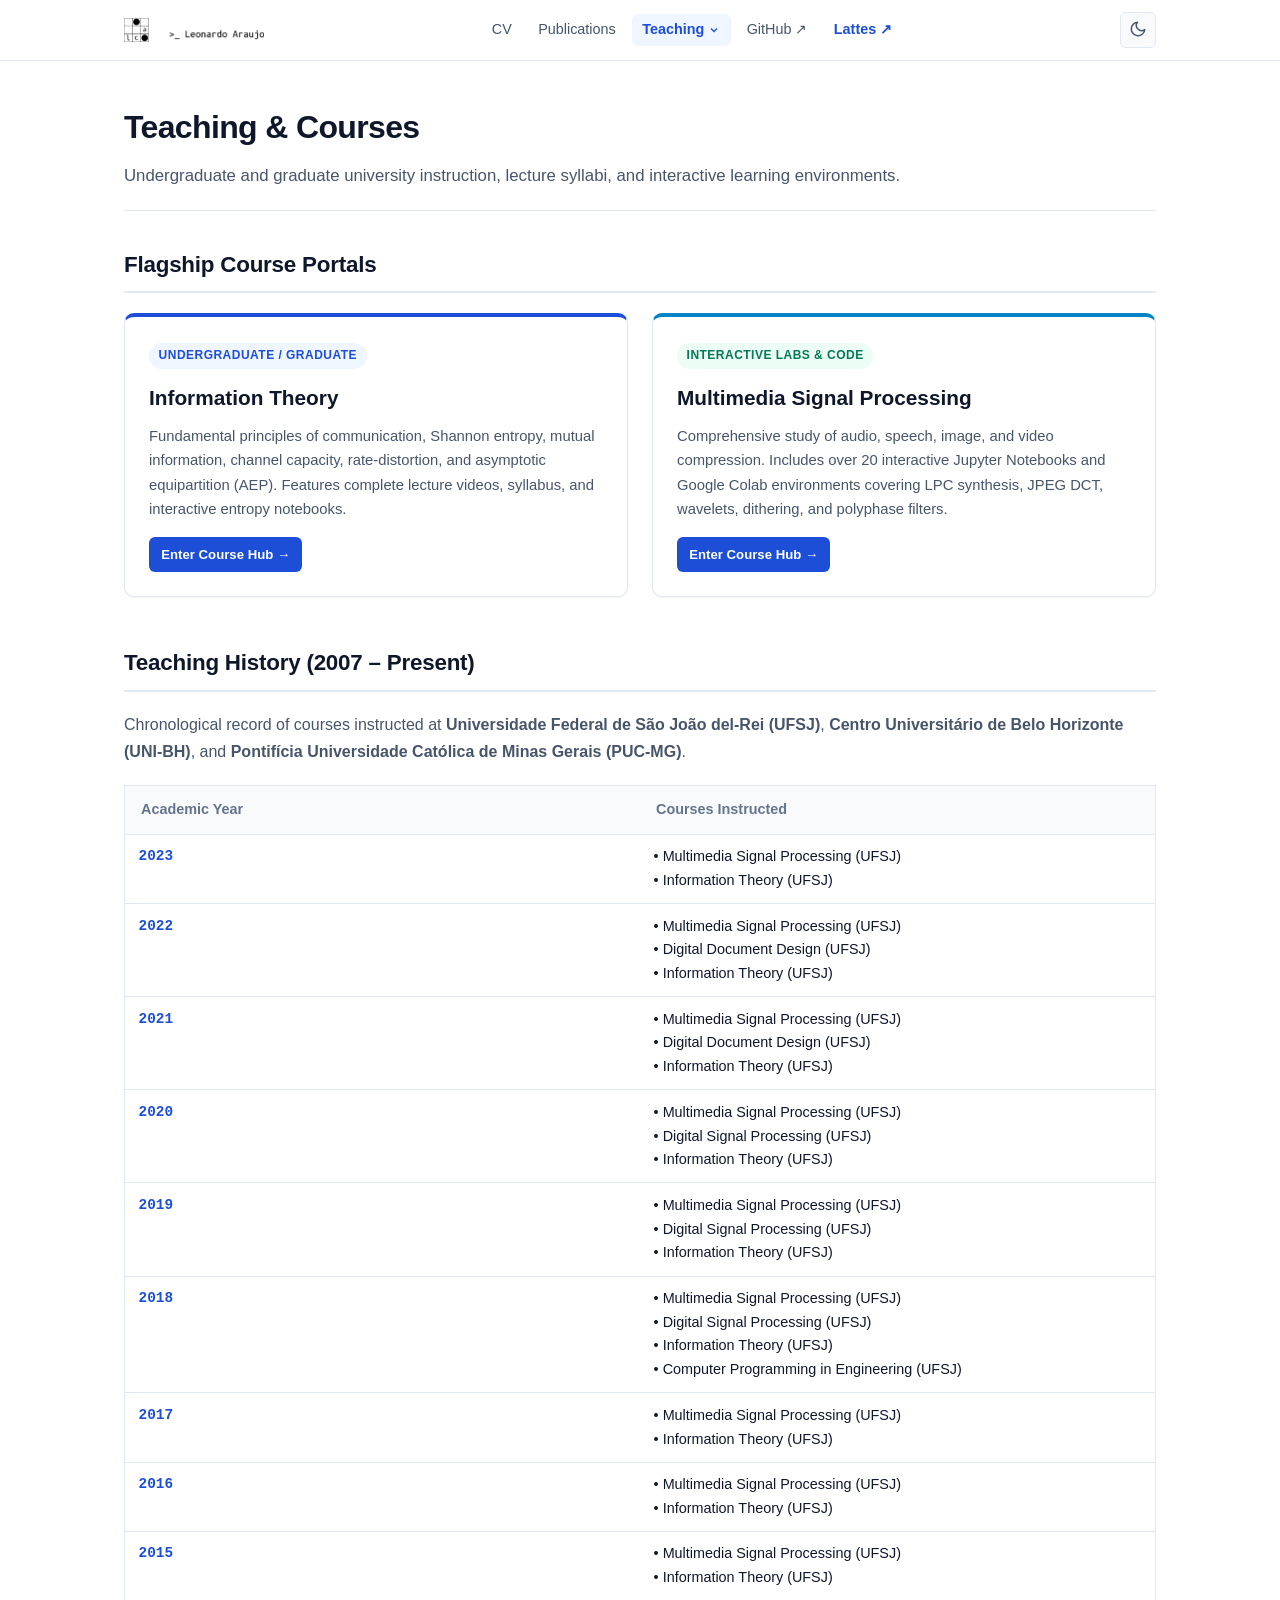
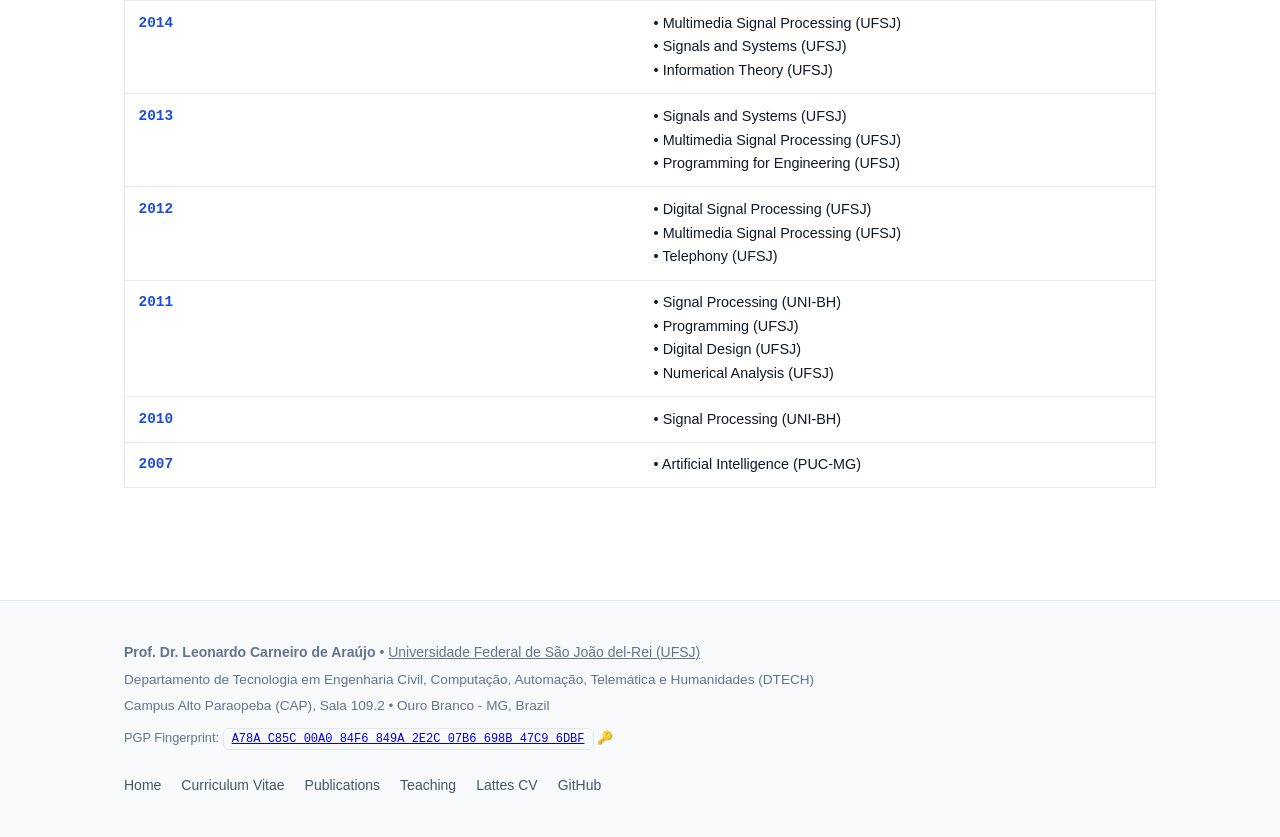
<file: teaching.html>
<!DOCTYPE html>
<html lang="en">
<head>
  <meta charset="utf-8">
  <meta name="viewport" content="width=device-width, initial-scale=1.0">
  <title>Teaching | Leonardo Araujo - UFSJ</title>
  <meta name="description" content="Academic homepage of Prof. Leonardo Araujo (UFSJ) - Publications, CV, Teaching in Information Theory and Multimedia Signal Processing">
  <link rel="stylesheet" href="css/style.css">
  <link rel="icon" href="data:image/svg+xml,<svg xmlns=%22http://www.w3.org/2000/svg%22 viewBox=%220 0 100 100%22><text y=%22.9em%22 font-size=%2290%22>👨‍🏫</text></svg>">
</head>
<body>

    <header class="site-header">
      <div class="container">
        <nav class="navbar">
          <a href="index.html" class="brand" title="Leonardo Araujo - Home" aria-label="Home">
            <img src="images/logo.png" alt="Leonardo Araujo" class="brand-logo">
          </a>
          
          <ul class="nav-links" id="nav-links">
            <li><a href="cv.html" class="nav-link">CV</a></li>
            <li><a href="publications.html" class="nav-link">Publications</a></li>
            
            <li class="nav-item-dropdown">
              <a href="teaching.html" class="nav-link active">
                Teaching
                <svg class="dropdown-chevron" width="12" height="12" viewBox="0 0 24 24" fill="none" stroke="currentColor" stroke-width="2.5"><polyline points="6 9 12 15 18 9"/></svg>
              </a>
              <ul class="dropdown-menu">
                <li><a href="teaching.html" class="dropdown-item">Teaching Overview &amp; History</a></li>
                <li><a href="information-theory.html" class="dropdown-item">Information Theory</a></li>
                <li><a href="multimedia-signal-processing.html" class="dropdown-item">Multimedia Signal Processing</a></li>
              </ul>
            </li>

            <li><a href="https://github.com/leolca" target="_blank" rel="noopener" class="nav-link" title="GitHub Profile">GitHub ↗</a></li>
            <li><a href="http://lattes.cnpq.br/6946118605547297" target="_blank" rel="noopener" class="nav-link" title="CNPq Lattes CV" style="color:var(--primary);font-weight:600;">Lattes ↗</a></li>
          </ul>
          
          <div class="nav-actions">
            <button class="theme-toggle" id="theme-toggle" aria-label="Toggle dark/light theme" title="Toggle theme">
              <span id="theme-icon">
                <svg width="18" height="18" viewBox="0 0 24 24" fill="none" stroke="currentColor" stroke-width="2"><path d="M21 12.79A9 9 0 1 1 11.21 3 7 7 0 0 0 21 12.79z"/></svg>
              </span>
            </button>
            <button class="menu-toggle" id="menu-toggle" aria-label="Toggle menu">
              <svg width="20" height="20" viewBox="0 0 24 24" fill="none" stroke="currentColor" stroke-width="2"><line x1="3" y1="12" x2="21" y2="12"/><line x1="3" y1="6" x2="21" y2="6"/><line x1="3" y1="18" x2="21" y2="18"/></svg>
            </button>
          </div>
        </nav>
      </div>
    </header>
    

    <main class="main-content">
      <div class="container">
        
        <header class="page-header">
          <h1 class="page-title">Teaching & Courses</h1>
          <p class="page-subtitle">Undergraduate and graduate university instruction, lecture syllabi, and interactive learning environments.</p>
        </header>

        <!-- Flagship Course Cards -->
        <section class="section">
          <h2 class="section-title">Flagship Course Portals</h2>
          <div class="cards-grid">
            
            <div class="card" style="border-top:4px solid var(--primary);">
              <span class="badge badge-paper" style="margin-bottom:0.75rem;">Undergraduate / Graduate</span>
              <h3 class="card-title" style="font-size:1.3rem;">Information Theory</h3>
              <p class="card-text">
                Fundamental principles of communication, Shannon entropy, mutual information, channel capacity, rate-distortion, and asymptotic equipartition (AEP). Features complete lecture videos, syllabus, and interactive entropy notebooks.
              </p>
              <div style="margin-top:1rem;">
                <a href="information-theory.html" class="btn btn-primary btn-sm">Enter Course Hub &rarr;</a>
              </div>
            </div>

            <div class="card" style="border-top:4px solid var(--accent);">
              <span class="badge badge-code" style="margin-bottom:0.75rem;">Interactive Labs & Code</span>
              <h3 class="card-title" style="font-size:1.3rem;">Multimedia Signal Processing</h3>
              <p class="card-text">
                Comprehensive study of audio, speech, image, and video compression. Includes over 20 interactive Jupyter Notebooks and Google Colab environments covering LPC synthesis, JPEG DCT, wavelets, dithering, and polyphase filters.
              </p>
              <div style="margin-top:1rem;">
                <a href="multimedia-signal-processing.html" class="btn btn-primary btn-sm">Enter Course Hub &rarr;</a>
              </div>
            </div>

          </div>
        </section>

        <!-- Teaching Timeline History -->
        <section class="section">
          <h2 class="section-title">Teaching History (2007 &ndash; Present)</h2>
          <p style="color:var(--text-secondary);margin-bottom:1.25rem;">
            Chronological record of courses instructed at <strong>Universidade Federal de São João del-Rei (UFSJ)</strong>, <strong>Centro Universitário de Belo Horizonte (UNI-BH)</strong>, and <strong>Pontifícia Universidade Católica de Minas Gerais (PUC-MG)</strong>.
          </p>
          <table class="info-table" style="background:var(--bg-card);border:1px solid var(--border-color);border-radius:var(--radius-md);">
            <thead>
              <tr style="background:var(--bg-secondary);">
                <th style="padding:0.75rem 1rem;">Academic Year</th>
                <th style="padding:0.75rem 1rem;">Courses Instructed</th>
              </tr>
            </thead>
            <tbody>
              
        <tr>
          <td style="font-weight:700;font-family:var(--font-mono);color:var(--primary);vertical-align:top;width:90px;">2023</td>
          <td>&bull; Multimedia Signal Processing (UFSJ)<br>&bull; Information Theory (UFSJ)</td>
        </tr>
        
        <tr>
          <td style="font-weight:700;font-family:var(--font-mono);color:var(--primary);vertical-align:top;width:90px;">2022</td>
          <td>&bull; Multimedia Signal Processing (UFSJ)<br>&bull; Digital Document Design (UFSJ)<br>&bull; Information Theory (UFSJ)</td>
        </tr>
        
        <tr>
          <td style="font-weight:700;font-family:var(--font-mono);color:var(--primary);vertical-align:top;width:90px;">2021</td>
          <td>&bull; Multimedia Signal Processing (UFSJ)<br>&bull; Digital Document Design (UFSJ)<br>&bull; Information Theory (UFSJ)</td>
        </tr>
        
        <tr>
          <td style="font-weight:700;font-family:var(--font-mono);color:var(--primary);vertical-align:top;width:90px;">2020</td>
          <td>&bull; Multimedia Signal Processing (UFSJ)<br>&bull; Digital Signal Processing (UFSJ)<br>&bull; Information Theory (UFSJ)</td>
        </tr>
        
        <tr>
          <td style="font-weight:700;font-family:var(--font-mono);color:var(--primary);vertical-align:top;width:90px;">2019</td>
          <td>&bull; Multimedia Signal Processing (UFSJ)<br>&bull; Digital Signal Processing (UFSJ)<br>&bull; Information Theory (UFSJ)</td>
        </tr>
        
        <tr>
          <td style="font-weight:700;font-family:var(--font-mono);color:var(--primary);vertical-align:top;width:90px;">2018</td>
          <td>&bull; Multimedia Signal Processing (UFSJ)<br>&bull; Digital Signal Processing (UFSJ)<br>&bull; Information Theory (UFSJ)<br>&bull; Computer Programming in Engineering (UFSJ)</td>
        </tr>
        
        <tr>
          <td style="font-weight:700;font-family:var(--font-mono);color:var(--primary);vertical-align:top;width:90px;">2017</td>
          <td>&bull; Multimedia Signal Processing (UFSJ)<br>&bull; Information Theory (UFSJ)</td>
        </tr>
        
        <tr>
          <td style="font-weight:700;font-family:var(--font-mono);color:var(--primary);vertical-align:top;width:90px;">2016</td>
          <td>&bull; Multimedia Signal Processing (UFSJ)<br>&bull; Information Theory (UFSJ)</td>
        </tr>
        
        <tr>
          <td style="font-weight:700;font-family:var(--font-mono);color:var(--primary);vertical-align:top;width:90px;">2015</td>
          <td>&bull; Multimedia Signal Processing (UFSJ)<br>&bull; Information Theory (UFSJ)</td>
        </tr>
        
        <tr>
          <td style="font-weight:700;font-family:var(--font-mono);color:var(--primary);vertical-align:top;width:90px;">2014</td>
          <td>&bull; Multimedia Signal Processing (UFSJ)<br>&bull; Signals and Systems (UFSJ)<br>&bull; Information Theory (UFSJ)</td>
        </tr>
        
        <tr>
          <td style="font-weight:700;font-family:var(--font-mono);color:var(--primary);vertical-align:top;width:90px;">2013</td>
          <td>&bull; Signals and Systems (UFSJ)<br>&bull; Multimedia Signal Processing (UFSJ)<br>&bull; Programming for Engineering (UFSJ)</td>
        </tr>
        
        <tr>
          <td style="font-weight:700;font-family:var(--font-mono);color:var(--primary);vertical-align:top;width:90px;">2012</td>
          <td>&bull; Digital Signal Processing (UFSJ)<br>&bull; Multimedia Signal Processing (UFSJ)<br>&bull; Telephony (UFSJ)</td>
        </tr>
        
        <tr>
          <td style="font-weight:700;font-family:var(--font-mono);color:var(--primary);vertical-align:top;width:90px;">2011</td>
          <td>&bull; Signal Processing (UNI-BH)<br>&bull; Programming (UFSJ)<br>&bull; Digital Design (UFSJ)<br>&bull; Numerical Analysis (UFSJ)</td>
        </tr>
        
        <tr>
          <td style="font-weight:700;font-family:var(--font-mono);color:var(--primary);vertical-align:top;width:90px;">2010</td>
          <td>&bull; Signal Processing (UNI-BH)</td>
        </tr>
        
        <tr>
          <td style="font-weight:700;font-family:var(--font-mono);color:var(--primary);vertical-align:top;width:90px;">2007</td>
          <td>&bull; Artificial Intelligence (PUC-MG)</td>
        </tr>
        
            </tbody>
          </table>
        </section>

      </div>
    </main>
    

    <footer class="site-footer">
      <div class="container">
        <div class="footer-grid">
          <div>
            <p><strong>Prof. Dr. Leonardo Carneiro de Araújo</strong> &bull; <a href="https://www.ufsj.edu.br" target="_blank" rel="noopener" style="color:inherit;text-decoration:underline;">Universidade Federal de São João del-Rei (UFSJ)</a></p>
            <p style="margin-top:0.25rem;font-size:0.85rem;">Departamento de Tecnologia em Engenharia Civil, Computação, Automação, Telemática e Humanidades (DTECH)</p>
            <p style="margin-top:0.25rem;font-size:0.85rem;">Campus Alto Paraopeba (CAP), Sala 109.2 &bull; Ouro Branco - MG, Brazil</p>
            <p style="margin-top:0.6rem;font-size:0.8rem;">
              PGP Fingerprint: <a href="https://keys.openpgp.org/vks/v1/by-fingerprint/A78AC85C00A084F6849A2E2C07B6698B47C96DBF" target="_blank" rel="noopener" class="key-code" style="font-size:0.75rem;">A78A C85C 00A0 84F6 849A 2E2C 07B6 698B 47C9 6DBF</a> 🔑
            </p>
          </div>
          <ul class="footer-links">
            <li><a href="index.html" class="footer-link">Home</a></li>
            <li><a href="cv.html" class="footer-link">Curriculum Vitae</a></li>
            <li><a href="publications.html" class="footer-link">Publications</a></li>
            <li><a href="teaching.html" class="footer-link">Teaching</a></li>
            <li><a href="http://lattes.cnpq.br/6946118605547297" target="_blank" rel="noopener" class="footer-link">Lattes CV</a></li>
            <li><a href="https://github.com/leolca" target="_blank" rel="noopener" class="footer-link">GitHub</a></li>
          </ul>
        </div>
      </div>
    </footer>
    <script src="js/main.js"></script>
    
</body>
</html>
</file>
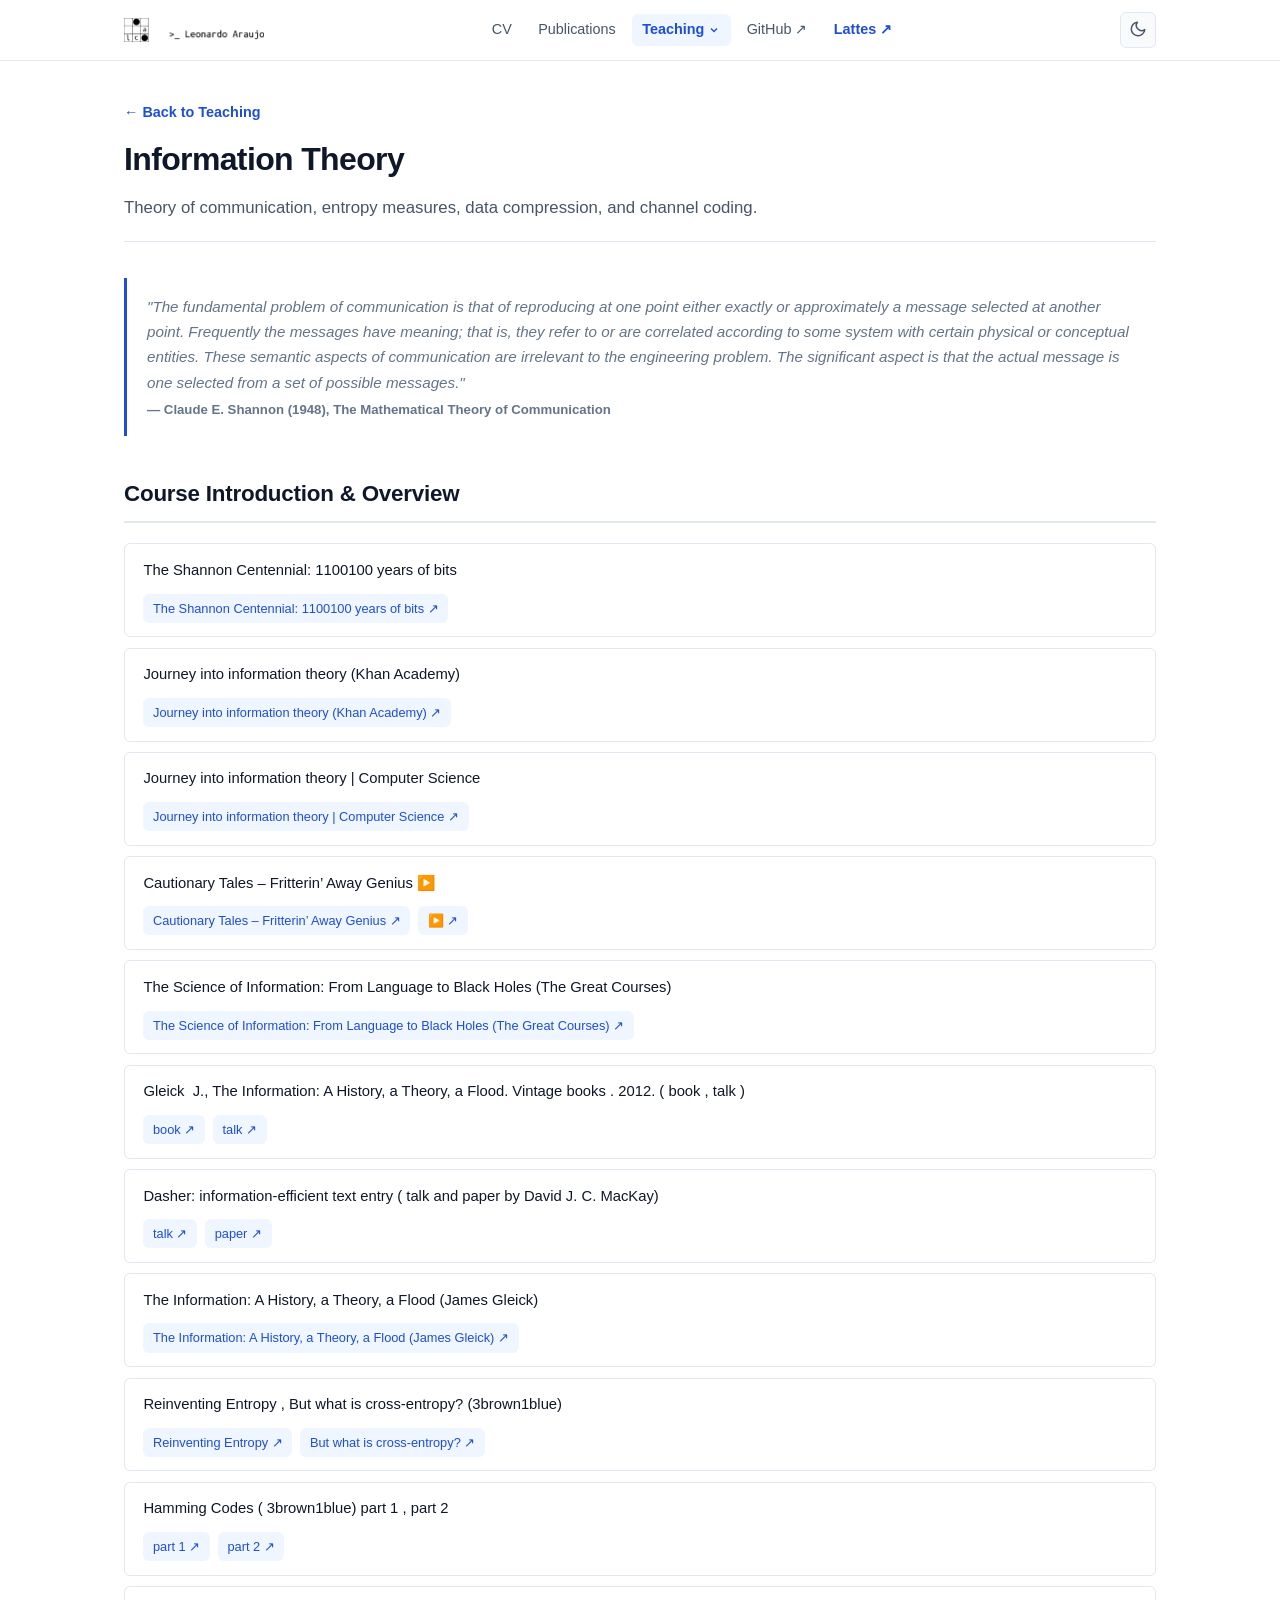
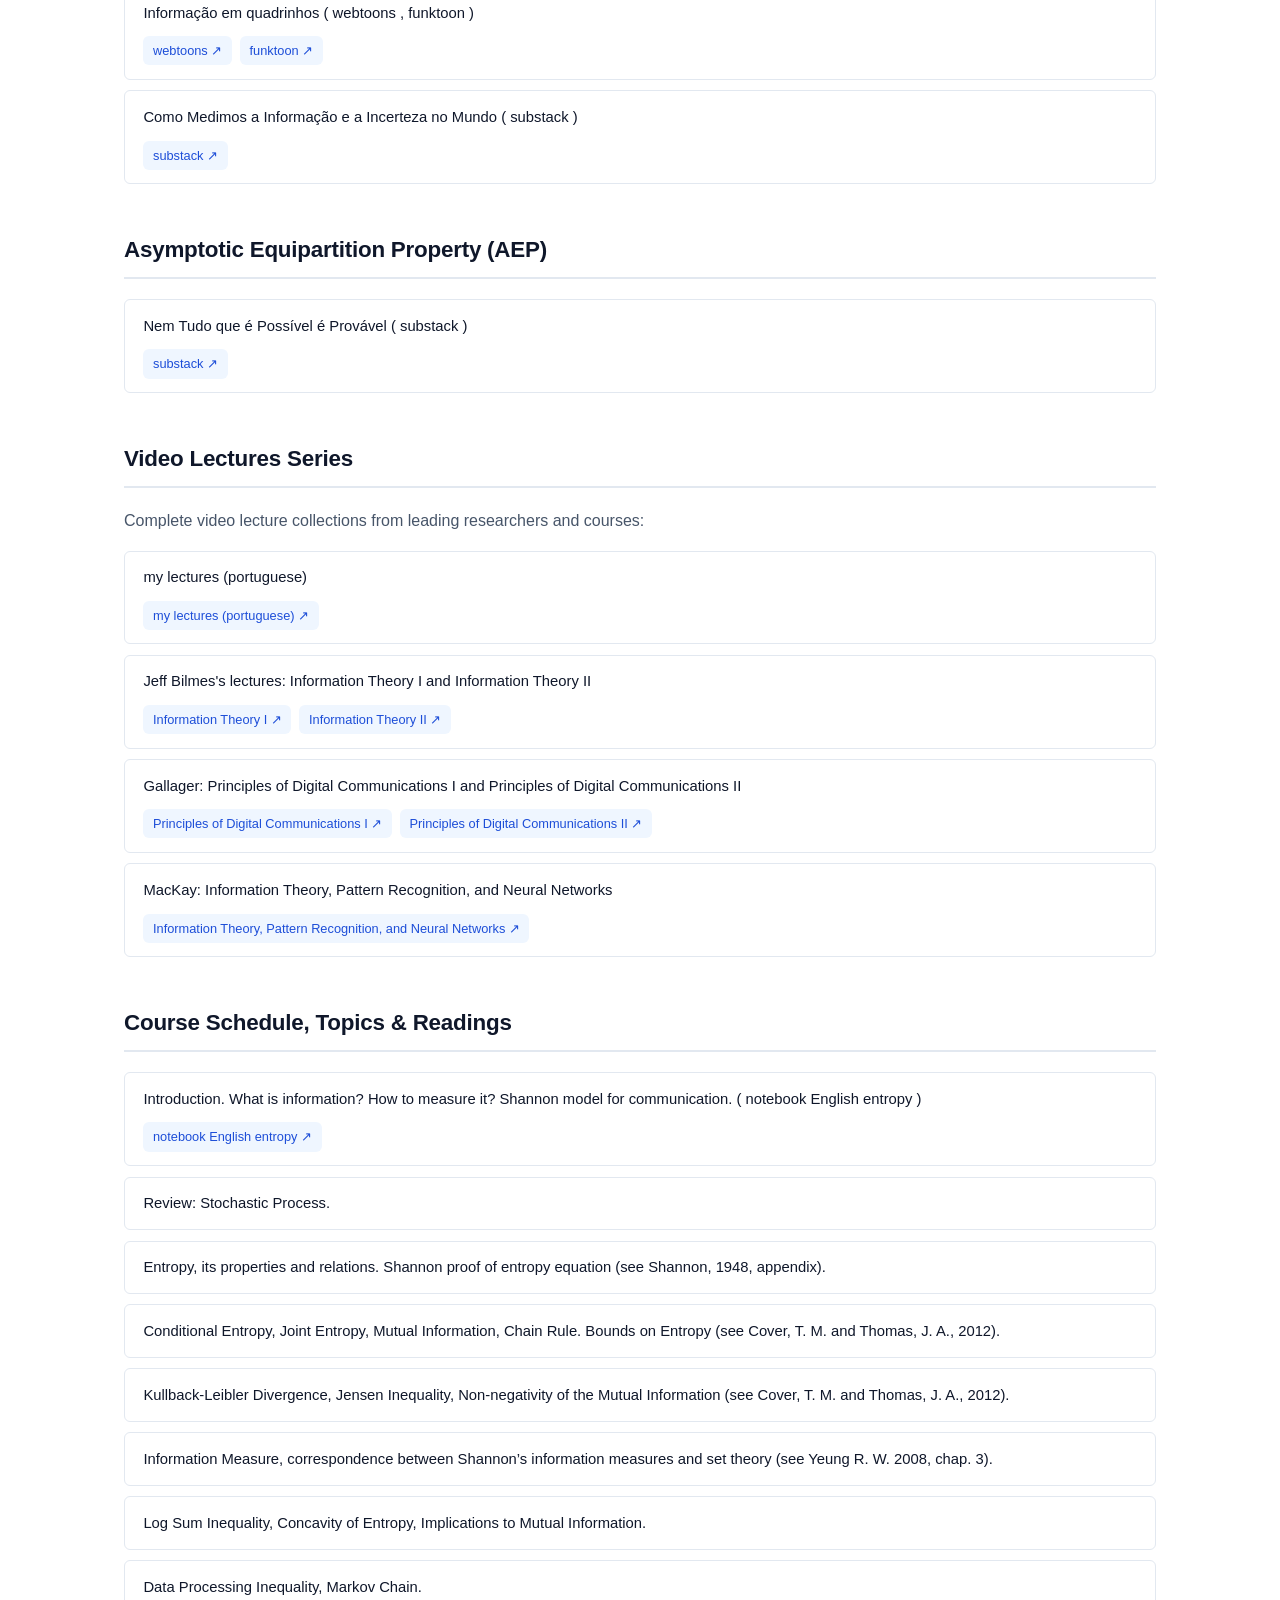
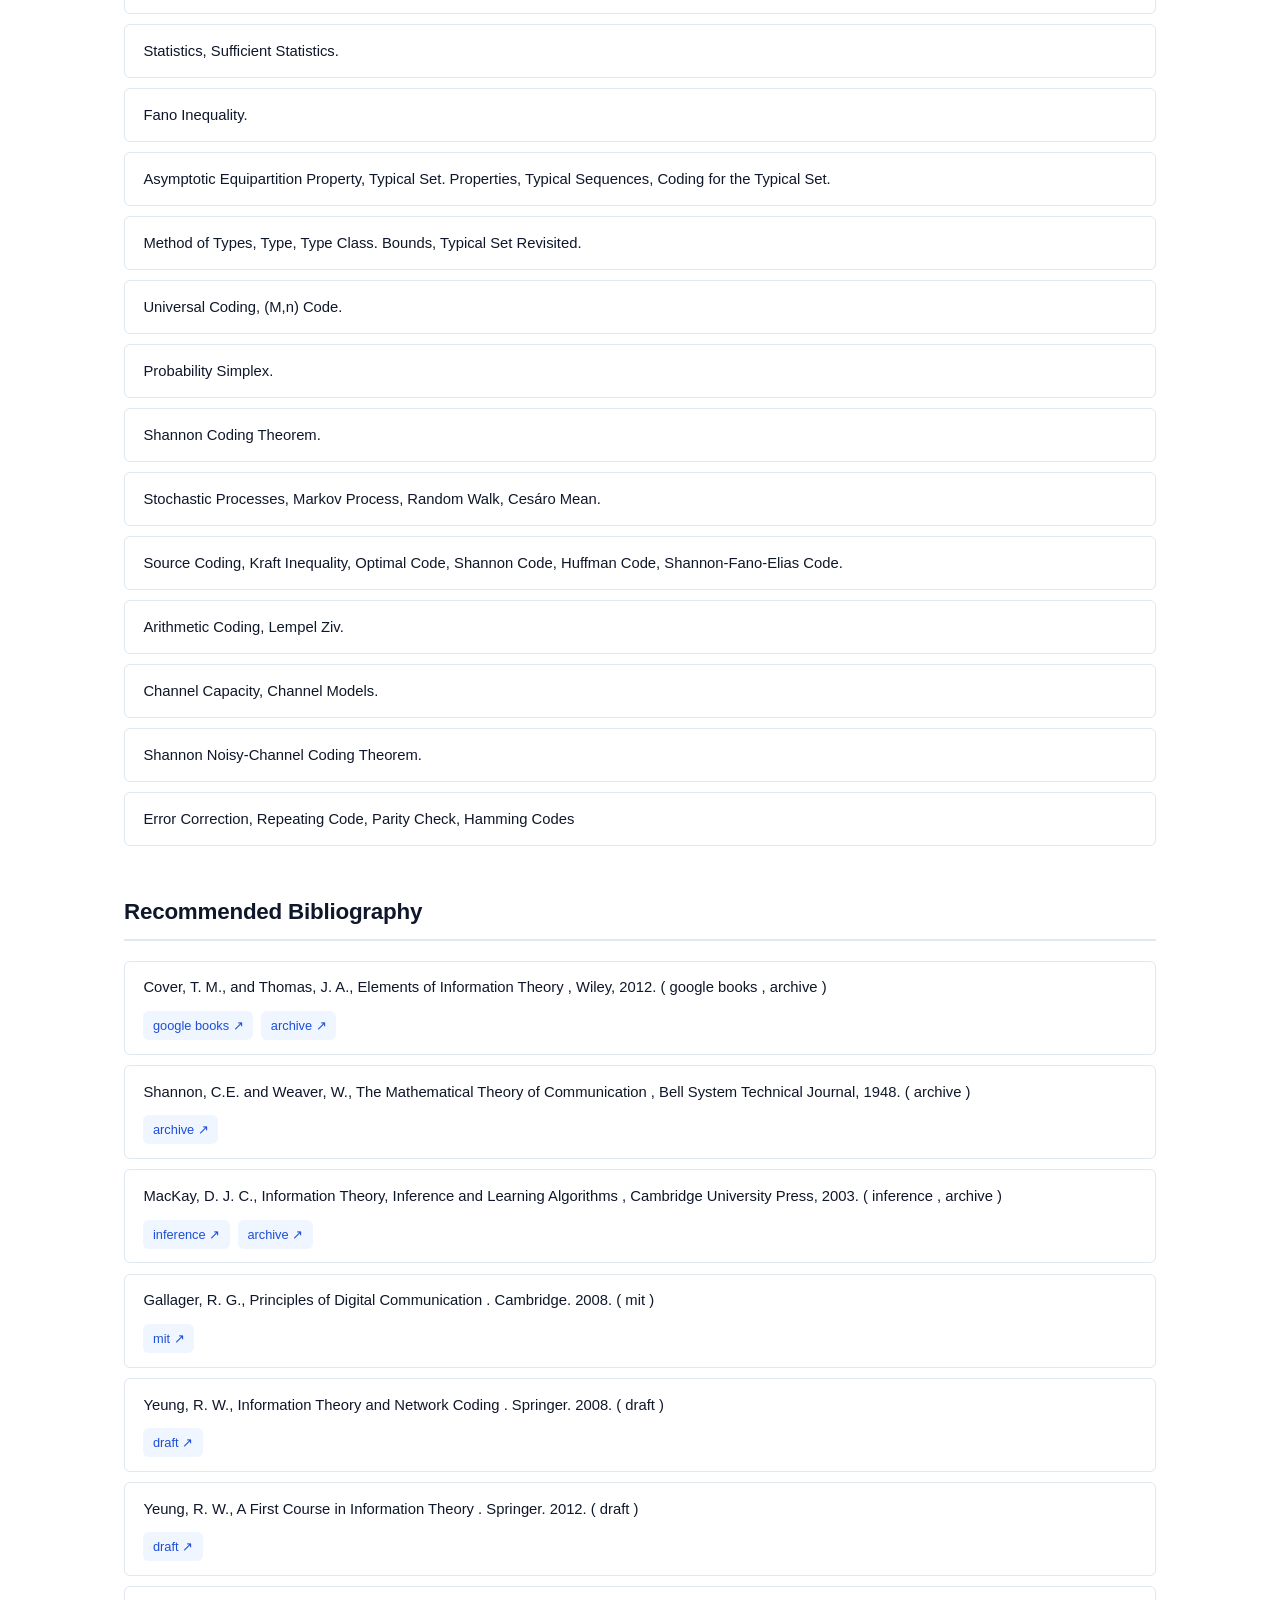
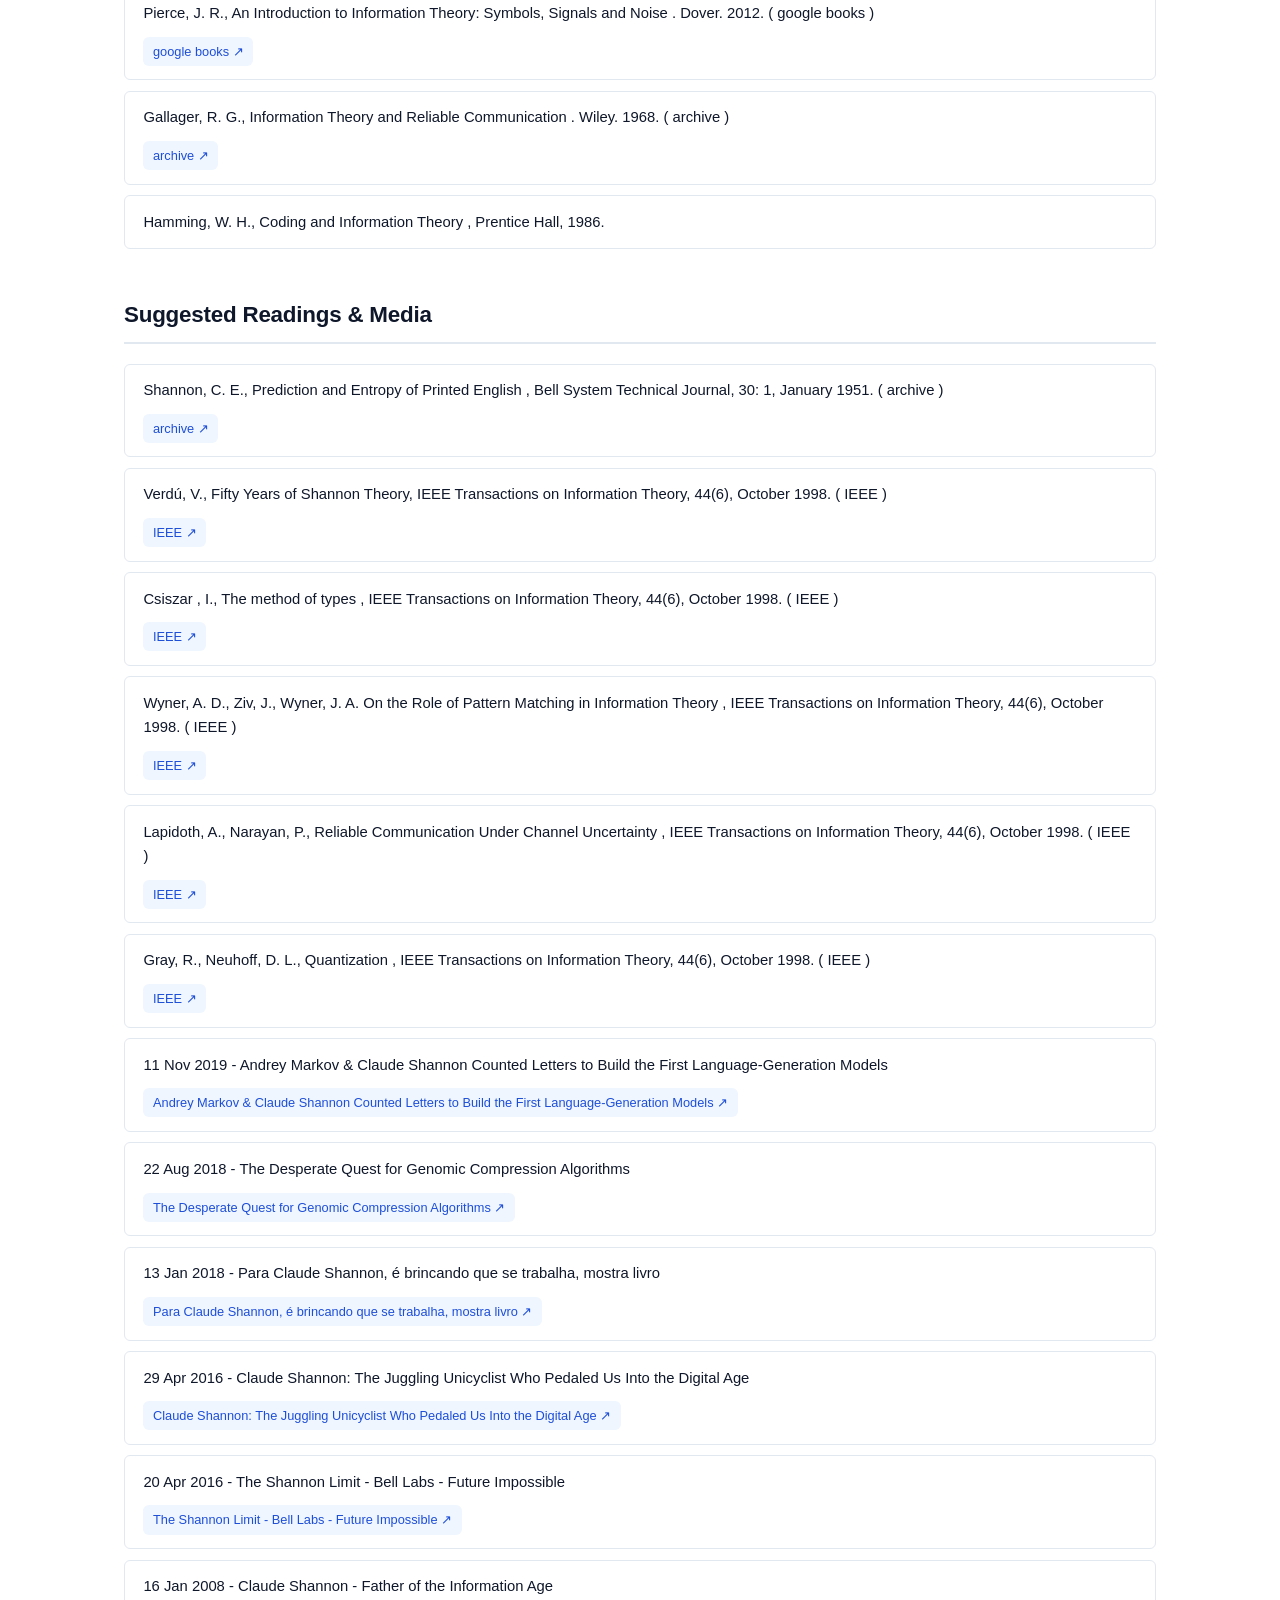
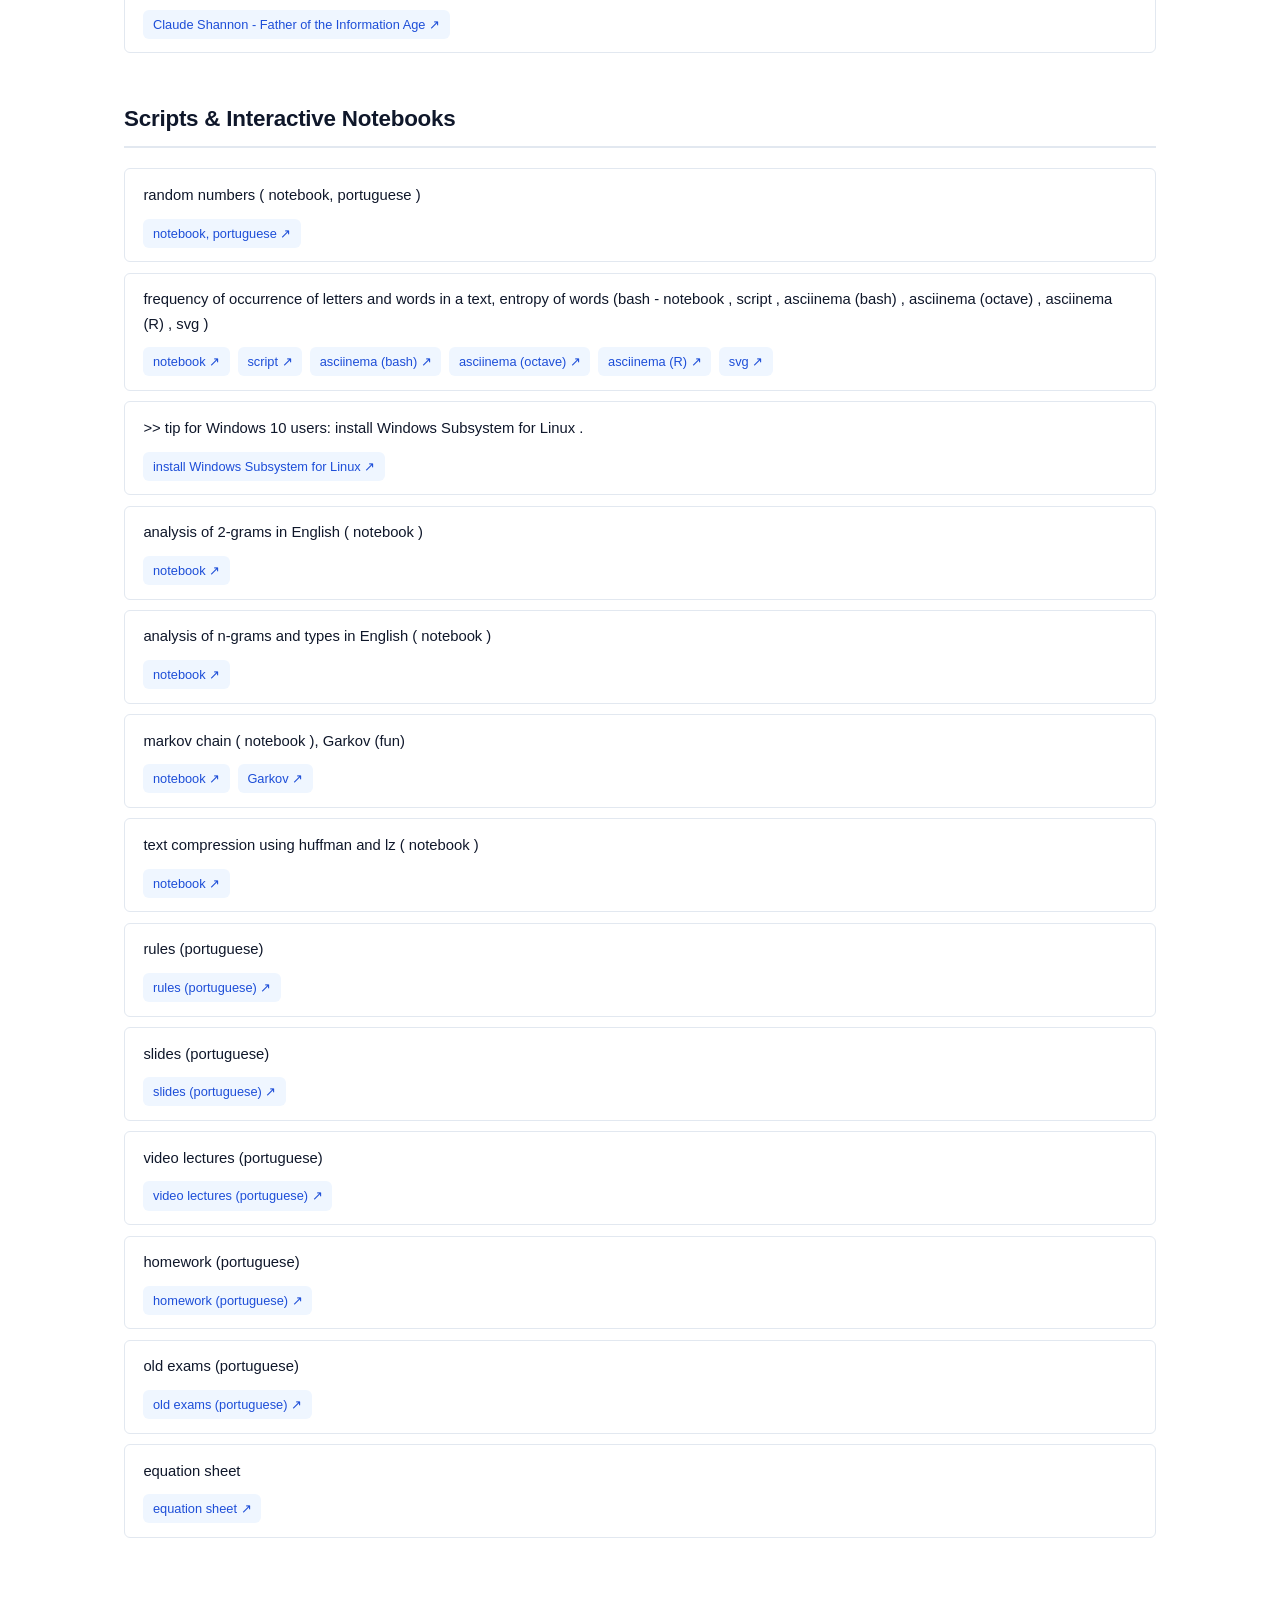
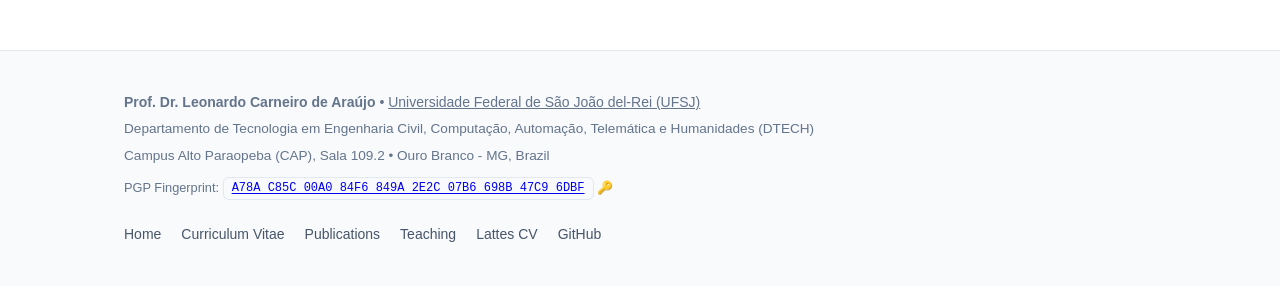
<file: teaching/information-theory.html>
<!DOCTYPE html>
<html lang="en">
<head>
  <meta charset="utf-8">
  <meta name="viewport" content="width=device-width, initial-scale=1.0">
  <title>Information Theory | Leonardo Araujo - UFSJ</title>
  <meta name="description" content="Academic homepage of Prof. Leonardo Araujo (UFSJ) - Publications, CV, Teaching in Information Theory and Multimedia Signal Processing">
  <link rel="stylesheet" href="../css/style.css">
  <link rel="icon" href="data:image/svg+xml,<svg xmlns=%22http://www.w3.org/2000/svg%22 viewBox=%220 0 100 100%22><text y=%22.9em%22 font-size=%2290%22>👨‍🏫</text></svg>">
</head>
<body>

    <header class="site-header">
      <div class="container">
        <nav class="navbar">
          <a href="../index.html" class="brand" title="Leonardo Araujo - Home" aria-label="Home">
            <img src="../images/logo.png" alt="Leonardo Araujo" class="brand-logo">
          </a>
          
          <ul class="nav-links" id="nav-links">
            <li><a href="../cv.html" class="nav-link">CV</a></li>
            <li><a href="../publications.html" class="nav-link">Publications</a></li>
            
            <li class="nav-item-dropdown">
              <a href="../teaching.html" class="nav-link active">
                Teaching
                <svg class="dropdown-chevron" width="12" height="12" viewBox="0 0 24 24" fill="none" stroke="currentColor" stroke-width="2.5"><polyline points="6 9 12 15 18 9"/></svg>
              </a>
              <ul class="dropdown-menu">
                <li><a href="../teaching.html" class="dropdown-item">Teaching Overview &amp; History</a></li>
                <li><a href="../information-theory.html" class="dropdown-item">Information Theory</a></li>
                <li><a href="../multimedia-signal-processing.html" class="dropdown-item">Multimedia Signal Processing</a></li>
              </ul>
            </li>

            <li><a href="https://github.com/leolca" target="_blank" rel="noopener" class="nav-link" title="GitHub Profile">GitHub ↗</a></li>
            <li><a href="http://lattes.cnpq.br/6946118605547297" target="_blank" rel="noopener" class="nav-link" title="CNPq Lattes CV" style="color:var(--primary);font-weight:600;">Lattes ↗</a></li>
          </ul>
          
          <div class="nav-actions">
            <button class="theme-toggle" id="theme-toggle" aria-label="Toggle dark/light theme" title="Toggle theme">
              <span id="theme-icon">
                <svg width="18" height="18" viewBox="0 0 24 24" fill="none" stroke="currentColor" stroke-width="2"><path d="M21 12.79A9 9 0 1 1 11.21 3 7 7 0 0 0 21 12.79z"/></svg>
              </span>
            </button>
            <button class="menu-toggle" id="menu-toggle" aria-label="Toggle menu">
              <svg width="20" height="20" viewBox="0 0 24 24" fill="none" stroke="currentColor" stroke-width="2"><line x1="3" y1="12" x2="21" y2="12"/><line x1="3" y1="6" x2="21" y2="6"/><line x1="3" y1="18" x2="21" y2="18"/></svg>
            </button>
          </div>
        </nav>
      </div>
    </header>
    

    <main class="main-content">
      <div class="container">
        
        <header class="page-header">
          <div style="display:flex;align-items:center;gap:0.5rem;margin-bottom:0.5rem;">
            <a href="../teaching.html" style="color:var(--primary);text-decoration:none;font-weight:600;font-size:0.9rem;">&larr; Back to Teaching</a>
          </div>
          <h1 class="page-title">Information Theory</h1>
          <p class="page-subtitle">Theory of communication, entropy measures, data compression, and channel coding.</p>
        </header>

        <blockquote class="hero-quote" style="margin-bottom:2.5rem;padding:1rem 1.25rem;">
          "The fundamental problem of communication is that of reproducing at one point either exactly or approximately a message selected at another point. Frequently the messages have meaning; that is, they refer to or are correlated according to some system with certain physical or conceptual entities. These semantic aspects of communication are irrelevant to the engineering problem. The significant aspect is that the actual message is one selected from a set of possible messages."
          <span class="hero-quote-author">&mdash; Claude E. Shannon (1948), The Mathematical Theory of Communication</span>
        </blockquote>

        <section class="section">
          <h2 class="section-title">Course Introduction & Overview</h2>
          <ul class="syllabus-list">
            <li class="syllabus-item"><div>The Shannon Centennial: 1100100 years of bits</div><div class="pub-links" style="margin-top:0.35rem;"><a href="https://www.youtube.com/watch?v=pHSRHi17RKM" target="_blank" rel="noopener" class="pub-link">The Shannon Centennial: 1100100 years of bits ↗</a></div></li><li class="syllabus-item"><div>Journey into information theory (Khan Academy)</div><div class="pub-links" style="margin-top:0.35rem;"><a href="https://www.khanacademy.org/computing/computer-science/informationtheory" target="_blank" rel="noopener" class="pub-link">Journey into information theory (Khan Academy) ↗</a></div></li><li class="syllabus-item"><div>Journey into information theory | Computer Science</div><div class="pub-links" style="margin-top:0.35rem;"><a href="https://youtube.com/playlist?list=PLmN2_ztLzULxTS28QETkFwaTSbwp3uzkk&amp;si=LlTCI7brqIBL-rV2" target="_blank" rel="noopener" class="pub-link">Journey into information theory | Computer Science ↗</a></div></li><li class="syllabus-item"><div>Cautionary Tales – Fritterin’ Away Genius ▶️</div><div class="pub-links" style="margin-top:0.35rem;"><a href="https://timharford.com/2021/05/cautionary-tales-fritterin-away-genius/" target="_blank" rel="noopener" class="pub-link">Cautionary Tales – Fritterin’ Away Genius ↗</a><a href="https://dcs.megaphone.fm/HSW5002641656.mp3?key=4a0694f3588c0cdcb0ebb191d166efa0&amp;source=3" target="_blank" rel="noopener" class="pub-link">▶️ ↗</a></div></li><li class="syllabus-item"><div>The Science of Information: From Language to Black Holes (The Great Courses)</div><div class="pub-links" style="margin-top:0.35rem;"><a href="https://www.thegreatcourses.com/courses/the-science-of-information-from-language-to-black-holes.html" target="_blank" rel="noopener" class="pub-link">The Science of Information: From Language to Black Holes (The Great Courses) ↗</a></div></li><li class="syllabus-item"><div>Gleick  J., The Information: A History, a Theory, a Flood. Vintage books . 2012. ( book , talk )</div><div class="pub-links" style="margin-top:0.35rem;"><a href="https://books.google.com.br/books/about/The_Information.html?id=7ztdygAACAAJ" target="_blank" rel="noopener" class="pub-link">book ↗</a><a href="https://www.youtube.com/watch?v=p51_qWPsTOA" target="_blank" rel="noopener" class="pub-link">talk ↗</a></div></li><li class="syllabus-item"><div>Dasher: information-efficient text entry ( talk and paper by David J. C. MacKay)</div><div class="pub-links" style="margin-top:0.35rem;"><a href="https://www.youtube.com/watch?v=wpOxbesRNBc" target="_blank" rel="noopener" class="pub-link">talk ↗</a><a href="https://www.nature.com/articles/418838a.pdf" target="_blank" rel="noopener" class="pub-link">paper ↗</a></div></li><li class="syllabus-item"><div>The Information: A History, a Theory, a Flood (James Gleick)</div><div class="pub-links" style="margin-top:0.35rem;"><a href="https://books.google.com.br/books?id=CwCHIScqmZsC" target="_blank" rel="noopener" class="pub-link">The Information: A History, a Theory, a Flood (James Gleick) ↗</a></div></li><li class="syllabus-item"><div>Reinventing Entropy , But what is cross-entropy? (3brown1blue)</div><div class="pub-links" style="margin-top:0.35rem;"><a href="https://www.youtube.com/watch?v=l6DKRf-fAAM" target="_blank" rel="noopener" class="pub-link">Reinventing Entropy ↗</a><a href="https://www.youtube.com/watch?v=GlYgs6v2YfU" target="_blank" rel="noopener" class="pub-link">But what is cross-entropy? ↗</a></div></li><li class="syllabus-item"><div>Hamming Codes ( 3brown1blue) part 1 , part 2</div><div class="pub-links" style="margin-top:0.35rem;"><a href="https://www.youtube.com/watch?v=X8jsijhllIA" target="_blank" rel="noopener" class="pub-link">part 1 ↗</a><a href="https://www.youtube.com/watch?v=b3NxrZOu_CE" target="_blank" rel="noopener" class="pub-link">part 2 ↗</a></div></li><li class="syllabus-item"><div>Informação em quadrinhos ( webtoons , funktoon )</div><div class="pub-links" style="margin-top:0.35rem;"><a href="https://www.webtoons.com/en/canvas/her%C3%B3is-primos-pt-br-prime-heroes/informa%C3%A7%C3%A3o/viewer?title_no=1161089&amp;episode_no=4&amp;readingLanguageCode=en" target="_blank" rel="noopener" class="pub-link">webtoons ↗</a><a href="https://funktoon.com/serie/herois-primos/episodio/18927" target="_blank" rel="noopener" class="pub-link">funktoon ↗</a></div></li><li class="syllabus-item"><div>Como Medimos a Informação e a Incerteza no Mundo ( substack )</div><div class="pub-links" style="margin-top:0.35rem;"><a href="https://heroisprimos.substack.com/p/como-medimos-a-informacao-e-a-incerteza" target="_blank" rel="noopener" class="pub-link">substack ↗</a></div></li>
          </ul>
        </section>

        <section class="section">
          <h2 class="section-title">Asymptotic Equipartition Property (AEP)</h2>
          <ul class="syllabus-list">
            <li class="syllabus-item"><div>Nem Tudo que é Possível é Provável ( substack )</div><div class="pub-links" style="margin-top:0.35rem;"><a href="https://heroisprimos.substack.com/p/nem-tudo-que-e-possivel-e-provavel" target="_blank" rel="noopener" class="pub-link">substack ↗</a></div></li>
          </ul>
        </section>

        <section class="section">
          <h2 class="section-title">Video Lectures Series</h2>
          <p style="color:var(--text-secondary);margin-bottom:1rem;">Complete video lecture collections from leading researchers and courses:</p>
          <ul class="syllabus-list">
            <li class="syllabus-item"><div>my lectures (portuguese)</div><div class="pub-links" style="margin-top:0.35rem;"><a href="https://www.youtube.com/playlist?list=PLmN2_ztLzULxO1eJn7vda0rN6xXX5saGN" target="_blank" rel="noopener" class="pub-link">my lectures (portuguese) ↗</a></div></li><li class="syllabus-item"><div>Jeff Bilmes&#x27;s lectures: Information Theory I and Information Theory II</div><div class="pub-links" style="margin-top:0.35rem;"><a href="https://www.youtube.com/playlist?list=PLmN2_ztLzULyb25caoZTWWfUZGKifEBPJ" target="_blank" rel="noopener" class="pub-link">Information Theory I ↗</a><a href="https://www.youtube.com/playlist?list=PLmN2_ztLzULxkehBf8t5oIZZT2K63pOgu" target="_blank" rel="noopener" class="pub-link">Information Theory II ↗</a></div></li><li class="syllabus-item"><div>Gallager: Principles of Digital Communications I and Principles of Digital Communications II</div><div class="pub-links" style="margin-top:0.35rem;"><a href="https://www.youtube.com/playlist?list=PL2AD004D035C24F21" target="_blank" rel="noopener" class="pub-link">Principles of Digital Communications I ↗</a><a href="https://www.youtube.com/playlist?list=PLF8A9EA1E1B28B438" target="_blank" rel="noopener" class="pub-link">Principles of Digital Communications II ↗</a></div></li><li class="syllabus-item"><div>MacKay: Information Theory, Pattern Recognition, and Neural Networks</div><div class="pub-links" style="margin-top:0.35rem;"><a href="https://www.youtube.com/playlist?list=PLruBu5BI5n4aFpG32iMbdWoRVAA-Vcso6" target="_blank" rel="noopener" class="pub-link">Information Theory, Pattern Recognition, and Neural Networks ↗</a></div></li>
          </ul>
        </section>

        <section class="section">
          <h2 class="section-title">Course Schedule, Topics & Readings</h2>
          <ul class="syllabus-list">
            <li class="syllabus-item"><div>Introduction. What is information? How to measure it? Shannon model for communication. ( notebook English entropy )</div><div class="pub-links" style="margin-top:0.35rem;"><a href="https://nbviewer.jupyter.org/github/leolca/notebooks/blob/master/ti/entropy-english.ipynb" target="_blank" rel="noopener" class="pub-link">notebook English entropy ↗</a></div></li><li class="syllabus-item"><div>Review: Stochastic Process.</div></li><li class="syllabus-item"><div>Entropy, its properties and relations. Shannon proof of entropy equation (see Shannon, 1948, appendix).</div></li><li class="syllabus-item"><div>Conditional Entropy, Joint Entropy, Mutual Information, Chain Rule. Bounds on Entropy (see Cover, T. M. and Thomas, J. A., 2012).</div></li><li class="syllabus-item"><div>Kullback-Leibler Divergence, Jensen Inequality, Non-negativity of the Mutual Information (see Cover, T. M. and Thomas, J. A., 2012).</div></li><li class="syllabus-item"><div>Information Measure, correspondence between Shannon’s information measures and set theory (see Yeung R. W. 2008, chap. 3).</div></li><li class="syllabus-item"><div>Log Sum Inequality, Concavity of Entropy, Implications to Mutual Information.</div></li><li class="syllabus-item"><div>Data Processing Inequality, Markov Chain.</div></li><li class="syllabus-item"><div>Statistics, Sufficient Statistics.</div></li><li class="syllabus-item"><div>Fano Inequality.</div></li><li class="syllabus-item"><div>Asymptotic Equipartition Property, Typical Set. Properties, Typical Sequences, Coding for the Typical Set.</div></li><li class="syllabus-item"><div>Method of Types, Type, Type Class. Bounds, Typical Set Revisited.</div></li><li class="syllabus-item"><div>Universal Coding, (M,n) Code.</div></li><li class="syllabus-item"><div>Probability Simplex.</div></li><li class="syllabus-item"><div>Shannon Coding Theorem.</div></li><li class="syllabus-item"><div>Stochastic Processes, Markov Process, Random Walk, Cesáro Mean.</div></li><li class="syllabus-item"><div>Source Coding, Kraft Inequality, Optimal Code, Shannon Code, Huffman Code, Shannon-Fano-Elias Code.</div></li><li class="syllabus-item"><div>Arithmetic Coding, Lempel Ziv.</div></li><li class="syllabus-item"><div>Channel Capacity, Channel Models.</div></li><li class="syllabus-item"><div>Shannon Noisy-Channel Coding Theorem.</div></li><li class="syllabus-item"><div>Error Correction, Repeating Code, Parity Check, Hamming Codes</div></li>
          </ul>
        </section>

        <section class="section">
          <h2 class="section-title">Recommended Bibliography</h2>
          <ul class="syllabus-list">
            <li class="syllabus-item"><div>Cover, T. M., and Thomas, J. A., Elements of Information Theory , Wiley, 2012. ( google books , archive )</div><div class="pub-links" style="margin-top:0.35rem;"><a href="https://books.google.com.br/books?id=VWq5GG6ycxMC" target="_blank" rel="noopener" class="pub-link">google books ↗</a><a href="https://archive.org/details/ElementsOfInformationTheory2ndEd" target="_blank" rel="noopener" class="pub-link">archive ↗</a></div></li><li class="syllabus-item"><div>Shannon, C.E. and Weaver, W., The Mathematical Theory of Communication , Bell System Technical Journal, 1948. ( archive )</div><div class="pub-links" style="margin-top:0.35rem;"><a href="https://archive.org/details/ShannonClaudeEWeaverWarrenTheMathematicalTheoryOfCommunication1963" target="_blank" rel="noopener" class="pub-link">archive ↗</a></div></li><li class="syllabus-item"><div>MacKay, D. J. C., Information Theory, Inference and Learning Algorithms , Cambridge University Press, 2003. ( inference , archive )</div><div class="pub-links" style="margin-top:0.35rem;"><a href="https://www.inference.org.uk/itprnn/book.pdf" target="_blank" rel="noopener" class="pub-link">inference ↗</a><a href="https://archive.org/details/MackayInformationTheoryFreeEbookReleasedByAuthor" target="_blank" rel="noopener" class="pub-link">archive ↗</a></div></li><li class="syllabus-item"><div>Gallager, R. G., Principles of Digital Communication . Cambridge. 2008. ( mit )</div><div class="pub-links" style="margin-top:0.35rem;"><a href="http://www.mit.edu/~6.450/handouts/6.450book.pdf" target="_blank" rel="noopener" class="pub-link">mit ↗</a></div></li><li class="syllabus-item"><div>Yeung, R. W., Information Theory and Network Coding . Springer. 2008. ( draft )</div><div class="pub-links" style="margin-top:0.35rem;"><a href="http://iest2.ie.cuhk.edu.hk/~whyeung/post/draft2.pdf" target="_blank" rel="noopener" class="pub-link">draft ↗</a></div></li><li class="syllabus-item"><div>Yeung, R. W., A First Course in Information Theory . Springer. 2012. ( draft )</div><div class="pub-links" style="margin-top:0.35rem;"><a href="http://iest2.ie.cuhk.edu.hk/~whyeung/post/draft7.pdf" target="_blank" rel="noopener" class="pub-link">draft ↗</a></div></li><li class="syllabus-item"><div>Pierce, J. R., An Introduction to Information Theory: Symbols, Signals and Noise . Dover. 2012. ( google books )</div><div class="pub-links" style="margin-top:0.35rem;"><a href="https://books.google.com.br/books?id=QFw6DwAAQBAJ" target="_blank" rel="noopener" class="pub-link">google books ↗</a></div></li><li class="syllabus-item"><div>Gallager, R. G., Information Theory and Reliable Communication . Wiley. 1968. ( archive )</div><div class="pub-links" style="margin-top:0.35rem;"><a href="https://archive.org/details/InformationTheoryAndReliableCommunicationGallager" target="_blank" rel="noopener" class="pub-link">archive ↗</a></div></li><li class="syllabus-item"><div>Hamming, W. H., Coding and Information Theory , Prentice Hall, 1986.</div></li>
          </ul>
        </section>

        <section class="section">
          <h2 class="section-title">Suggested Readings & Media</h2>
          <ul class="syllabus-list">
            <li class="syllabus-item"><div>Shannon, C. E., Prediction and Entropy of Printed English , Bell System Technical Journal, 30: 1, January 1951. ( archive )</div><div class="pub-links" style="margin-top:0.35rem;"><a href="https://archive.org/details/bstj30-1-50" target="_blank" rel="noopener" class="pub-link">archive ↗</a></div></li><li class="syllabus-item"><div>Verdú, V., Fifty Years of Shannon Theory, IEEE Transactions on Information Theory, 44(6), October 1998. ( IEEE )</div><div class="pub-links" style="margin-top:0.35rem;"><a href="https://doi.org/10.1109/18.720531" target="_blank" rel="noopener" class="pub-link">IEEE ↗</a></div></li><li class="syllabus-item"><div>Csiszar , I., The method of types , IEEE Transactions on Information Theory, 44(6), October 1998. ( IEEE )</div><div class="pub-links" style="margin-top:0.35rem;"><a href="https://doi.org/10.1109/18.720546" target="_blank" rel="noopener" class="pub-link">IEEE ↗</a></div></li><li class="syllabus-item"><div>Wyner, A. D., Ziv, J., Wyner, J. A. On the Role of Pattern Matching in Information Theory , IEEE Transactions on Information Theory, 44(6), October 1998. ( IEEE )</div><div class="pub-links" style="margin-top:0.35rem;"><a href="https://doi.org/10.1109/18.720530" target="_blank" rel="noopener" class="pub-link">IEEE ↗</a></div></li><li class="syllabus-item"><div>Lapidoth, A., Narayan, P., Reliable Communication Under Channel Uncertainty , IEEE Transactions on Information Theory, 44(6), October 1998. ( IEEE )</div><div class="pub-links" style="margin-top:0.35rem;"><a href="https://doi.org/10.1109/18.720535" target="_blank" rel="noopener" class="pub-link">IEEE ↗</a></div></li><li class="syllabus-item"><div>Gray, R., Neuhoff, D. L., Quantization , IEEE Transactions on Information Theory, 44(6), October 1998. ( IEEE )</div><div class="pub-links" style="margin-top:0.35rem;"><a href="https://doi.org/10.1109/18.720541" target="_blank" rel="noopener" class="pub-link">IEEE ↗</a></div></li><li class="syllabus-item"><div>11 Nov 2019 - Andrey Markov &amp; Claude Shannon Counted Letters to Build the First Language-Generation Models</div><div class="pub-links" style="margin-top:0.35rem;"><a href="https://spectrum.ieee.org/tech-talk/robotics/artificial-intelligence/andrey-markov-and-claude-shannon-built-the-first-language-generation-models" target="_blank" rel="noopener" class="pub-link">Andrey Markov &amp; Claude Shannon Counted Letters to Build the First Language-Generation Models ↗</a></div></li><li class="syllabus-item"><div>22 Aug 2018 - The Desperate Quest for Genomic Compression Algorithms</div><div class="pub-links" style="margin-top:0.35rem;"><a href="https://spectrum.ieee.org/computing/software/the-desperate-quest-for-genomic-compression-algorithms" target="_blank" rel="noopener" class="pub-link">The Desperate Quest for Genomic Compression Algorithms ↗</a></div></li><li class="syllabus-item"><div>13 Jan 2018 - Para Claude Shannon, é brincando que se trabalha, mostra livro</div><div class="pub-links" style="margin-top:0.35rem;"><a href="https://exame.abril.com.br/economia/e-brincando-que-se-trabalha/" target="_blank" rel="noopener" class="pub-link">Para Claude Shannon, é brincando que se trabalha, mostra livro ↗</a></div></li><li class="syllabus-item"><div>29 Apr 2016 - Claude Shannon: The Juggling Unicyclist Who Pedaled Us Into the Digital Age</div><div class="pub-links" style="margin-top:0.35rem;"><a href="https://time.com/4311107/claude-shannon-100-years/" target="_blank" rel="noopener" class="pub-link">Claude Shannon: The Juggling Unicyclist Who Pedaled Us Into the Digital Age ↗</a></div></li><li class="syllabus-item"><div>20 Apr 2016 - The Shannon Limit - Bell Labs - Future Impossible</div><div class="pub-links" style="margin-top:0.35rem;"><a href="https://www.youtube.com/watch?v=HSoog0OqgV0" target="_blank" rel="noopener" class="pub-link">The Shannon Limit - Bell Labs - Future Impossible ↗</a></div></li><li class="syllabus-item"><div>16 Jan 2008 - Claude Shannon - Father of the Information Age</div><div class="pub-links" style="margin-top:0.35rem;"><a href="https://www.youtube.com/watch?v=z2Whj_nL-x8" target="_blank" rel="noopener" class="pub-link">Claude Shannon - Father of the Information Age ↗</a></div></li>
          </ul>
        </section>

        <section class="section">
          <h2 class="section-title">Scripts & Interactive Notebooks</h2>
          <ul class="syllabus-list">
            <li class="syllabus-item"><div>random numbers ( notebook, portuguese )</div><div class="pub-links" style="margin-top:0.35rem;"><a href="https://nbviewer.jupyter.org/github/leolca/notebooks/blob/master/ti/numeros-aleatorios.ipynb" target="_blank" rel="noopener" class="pub-link">notebook, portuguese ↗</a></div></li><li class="syllabus-item"><div>frequency of occurrence of letters and words in a text, entropy of words (bash - notebook , script , asciinema (bash) , asciinema (octave) , asciinema (R) , svg )</div><div class="pub-links" style="margin-top:0.35rem;"><a href="https://nbviewer.jupyter.org/github/leolca/notebooks/blob/master/ti/entropy-english.ipynb" target="_blank" rel="noopener" class="pub-link">notebook ↗</a><a href="https://drive.google.com/open?id=17akglt_XSCDJvkV2Nxo76q80Rvl4tcgr" target="_blank" rel="noopener" class="pub-link">script ↗</a><a href="https://asciinema.org/a/QjSNx1VJY0pzUFQvuyS90gfI9" target="_blank" rel="noopener" class="pub-link">asciinema (bash) ↗</a><a href="https://asciinema.org/a/232089" target="_blank" rel="noopener" class="pub-link">asciinema (octave) ↗</a><a href="https://asciinema.org/a/232104" target="_blank" rel="noopener" class="pub-link">asciinema (R) ↗</a><a href="https://drive.google.com/open?id=1qSIKfDgDafzcovXmpWgl9LV8t6PZDFse" target="_blank" rel="noopener" class="pub-link">svg ↗</a></div></li><li class="syllabus-item"><div>&gt;&gt; tip for Windows 10 users: install Windows Subsystem for Linux .</div><div class="pub-links" style="margin-top:0.35rem;"><a href="https://docs.microsoft.com/en-us/windows/wsl/install-win10" target="_blank" rel="noopener" class="pub-link">install Windows Subsystem for Linux ↗</a></div></li><li class="syllabus-item"><div>analysis of 2-grams in English ( notebook )</div><div class="pub-links" style="margin-top:0.35rem;"><a href="https://nbviewer.jupyter.org/github/leolca/notebooks/blob/master/ti/2grams.ipynb" target="_blank" rel="noopener" class="pub-link">notebook ↗</a></div></li><li class="syllabus-item"><div>analysis of n-grams and types in English ( notebook )</div><div class="pub-links" style="margin-top:0.35rem;"><a href="https://nbviewer.jupyter.org/github/leolca/notebooks/blob/master/ti/sequences_analysis.ipynb" target="_blank" rel="noopener" class="pub-link">notebook ↗</a></div></li><li class="syllabus-item"><div>markov chain ( notebook ), Garkov (fun)</div><div class="pub-links" style="margin-top:0.35rem;"><a href="https://nbviewer.jupyter.org/github/leolca/notebooks/blob/master/ti/markov.ipynb" target="_blank" rel="noopener" class="pub-link">notebook ↗</a><a href="http://joshmillard.com/garkov/" target="_blank" rel="noopener" class="pub-link">Garkov ↗</a></div></li><li class="syllabus-item"><div>text compression using huffman and lz ( notebook )</div><div class="pub-links" style="margin-top:0.35rem;"><a href="https://nbviewer.jupyter.org/github/leolca/notebooks/blob/master/ti/textcompression.ipynb" target="_blank" rel="noopener" class="pub-link">notebook ↗</a></div></li><li class="syllabus-item"><div>rules (portuguese)</div><div class="pub-links" style="margin-top:0.35rem;"><a href="https://drive.google.com/open?id=1WY8Nnz4YwyyJAQcQ_fbfduong-IUX9Iv" target="_blank" rel="noopener" class="pub-link">rules (portuguese) ↗</a></div></li><li class="syllabus-item"><div>slides (portuguese)</div><div class="pub-links" style="margin-top:0.35rem;"><a href="https://github.com/leolca/lectures/blob/master/ti/teoria-da-informacao.pdf" target="_blank" rel="noopener" class="pub-link">slides (portuguese) ↗</a></div></li><li class="syllabus-item"><div>video lectures (portuguese)</div><div class="pub-links" style="margin-top:0.35rem;"><a href="https://www.youtube.com/watch?list=PLmN2_ztLzULxO1eJn7vda0rN6xXX5saGN&amp;v=hlM7wPJ46xU" target="_blank" rel="noopener" class="pub-link">video lectures (portuguese) ↗</a></div></li><li class="syllabus-item"><div>homework (portuguese)</div><div class="pub-links" style="margin-top:0.35rem;"><a href="https://github.com/leolca/lectures/blob/master/ti/hw/hw.pdf" target="_blank" rel="noopener" class="pub-link">homework (portuguese) ↗</a></div></li><li class="syllabus-item"><div>old exams (portuguese)</div><div class="pub-links" style="margin-top:0.35rem;"><a href="https://drive.google.com/open?id=1QnZZt6H1eDz4YmStrEpehQMiy2z0_bEk" target="_blank" rel="noopener" class="pub-link">old exams (portuguese) ↗</a></div></li><li class="syllabus-item"><div>equation sheet</div><div class="pub-links" style="margin-top:0.35rem;"><a href="https://drive.google.com/open?id=1BdRsVXIXqrKNyr8DgnPmQX3oASYcSOIy" target="_blank" rel="noopener" class="pub-link">equation sheet ↗</a></div></li>
          </ul>
        </section>

      </div>
    </main>
    

    <footer class="site-footer">
      <div class="container">
        <div class="footer-grid">
          <div>
            <p><strong>Prof. Dr. Leonardo Carneiro de Araújo</strong> &bull; <a href="https://www.ufsj.edu.br" target="_blank" rel="noopener" style="color:inherit;text-decoration:underline;">Universidade Federal de São João del-Rei (UFSJ)</a></p>
            <p style="margin-top:0.25rem;font-size:0.85rem;">Departamento de Tecnologia em Engenharia Civil, Computação, Automação, Telemática e Humanidades (DTECH)</p>
            <p style="margin-top:0.25rem;font-size:0.85rem;">Campus Alto Paraopeba (CAP), Sala 109.2 &bull; Ouro Branco - MG, Brazil</p>
            <p style="margin-top:0.6rem;font-size:0.8rem;">
              PGP Fingerprint: <a href="https://keys.openpgp.org/vks/v1/by-fingerprint/A78AC85C00A084F6849A2E2C07B6698B47C96DBF" target="_blank" rel="noopener" class="key-code" style="font-size:0.75rem;">A78A C85C 00A0 84F6 849A 2E2C 07B6 698B 47C9 6DBF</a> 🔑
            </p>
          </div>
          <ul class="footer-links">
            <li><a href="../index.html" class="footer-link">Home</a></li>
            <li><a href="../cv.html" class="footer-link">Curriculum Vitae</a></li>
            <li><a href="../publications.html" class="footer-link">Publications</a></li>
            <li><a href="../teaching.html" class="footer-link">Teaching</a></li>
            <li><a href="http://lattes.cnpq.br/6946118605547297" target="_blank" rel="noopener" class="footer-link">Lattes CV</a></li>
            <li><a href="https://github.com/leolca" target="_blank" rel="noopener" class="footer-link">GitHub</a></li>
          </ul>
        </div>
      </div>
    </footer>
    <script src="../js/main.js"></script>
    
</body>
</html>
</file>
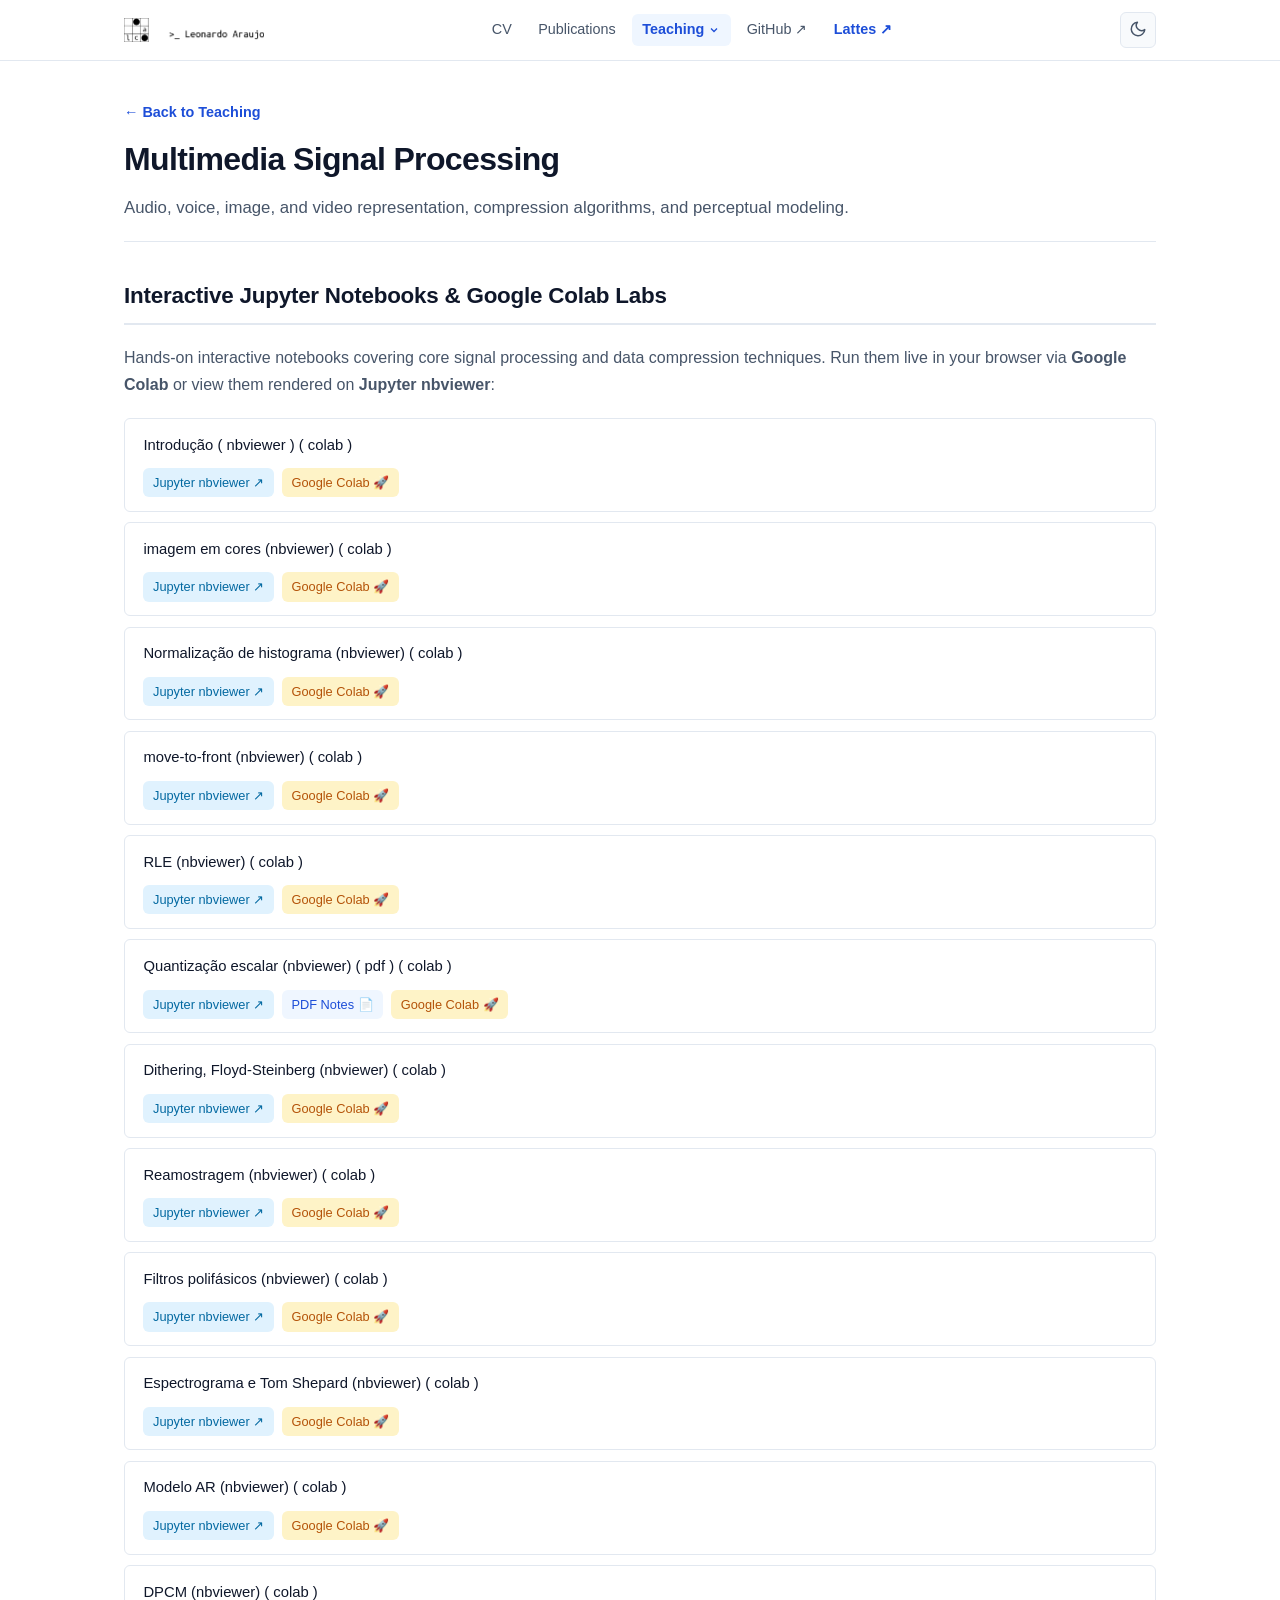
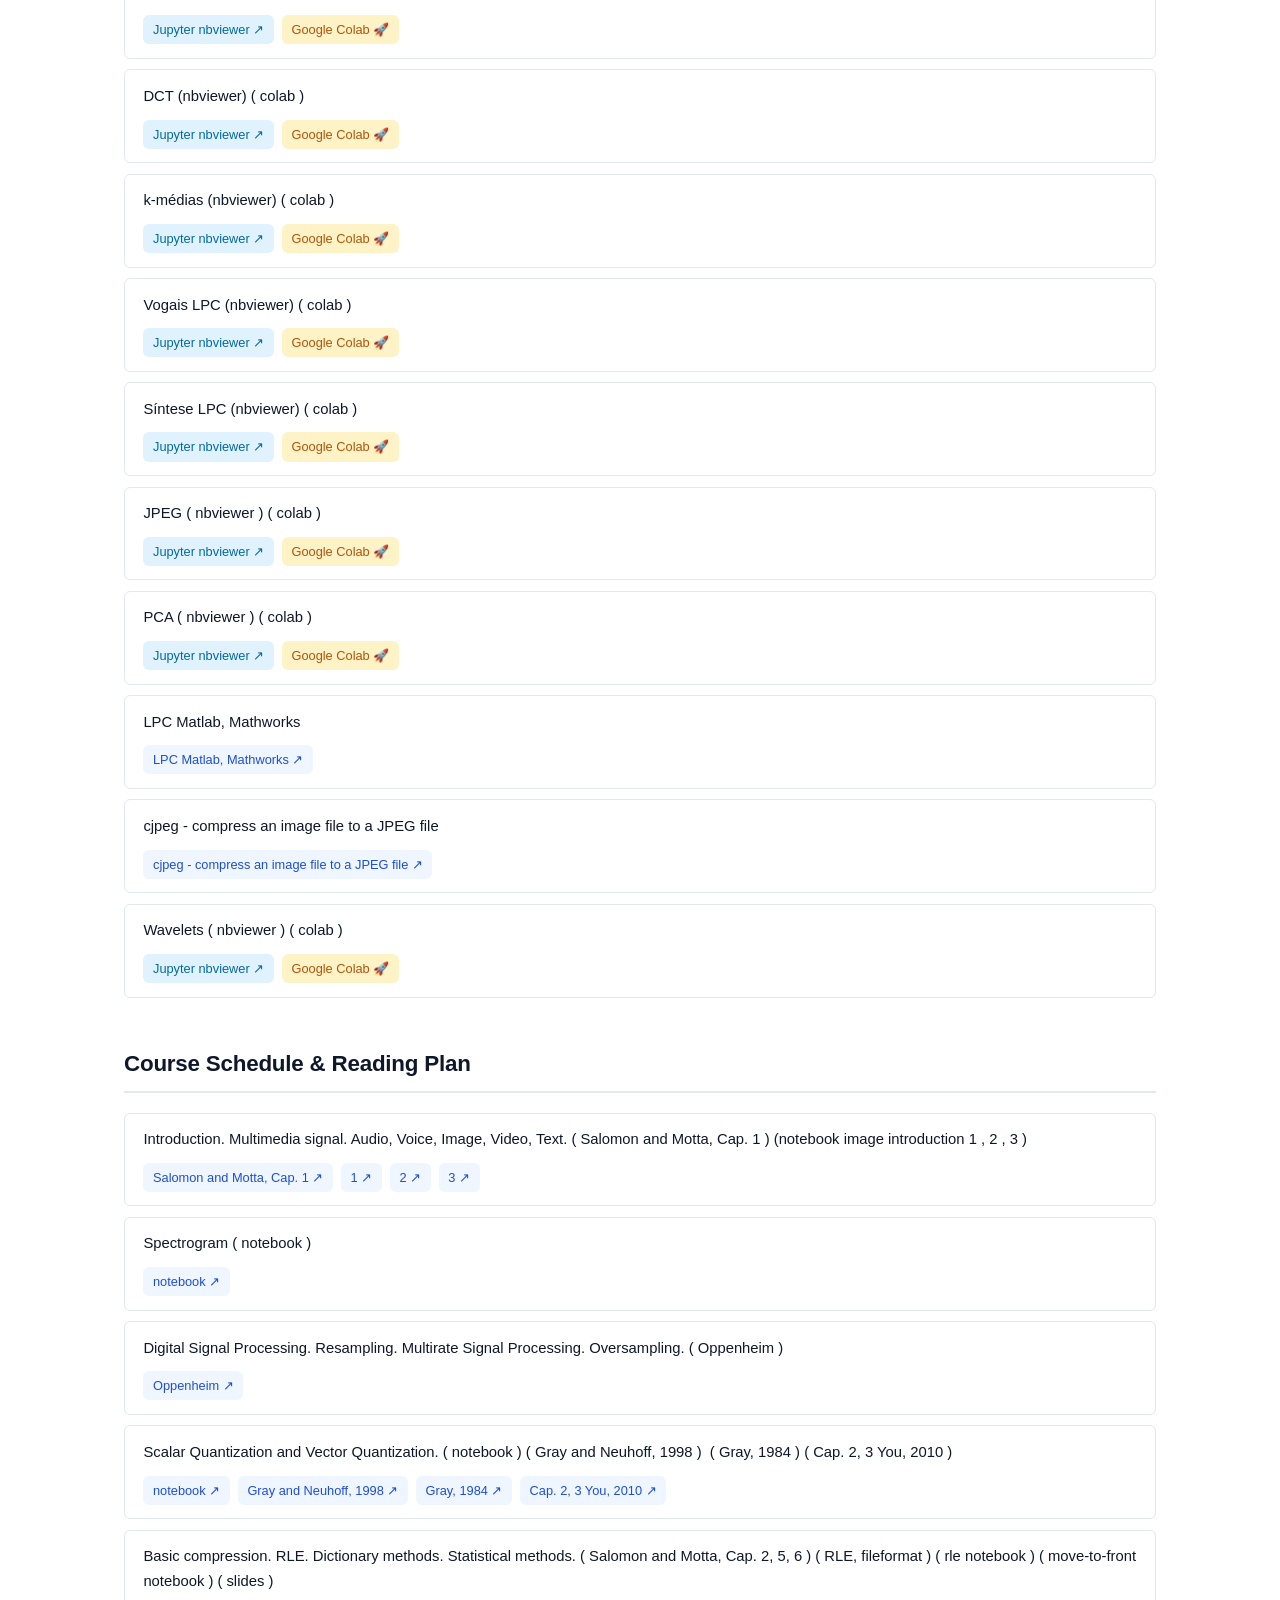
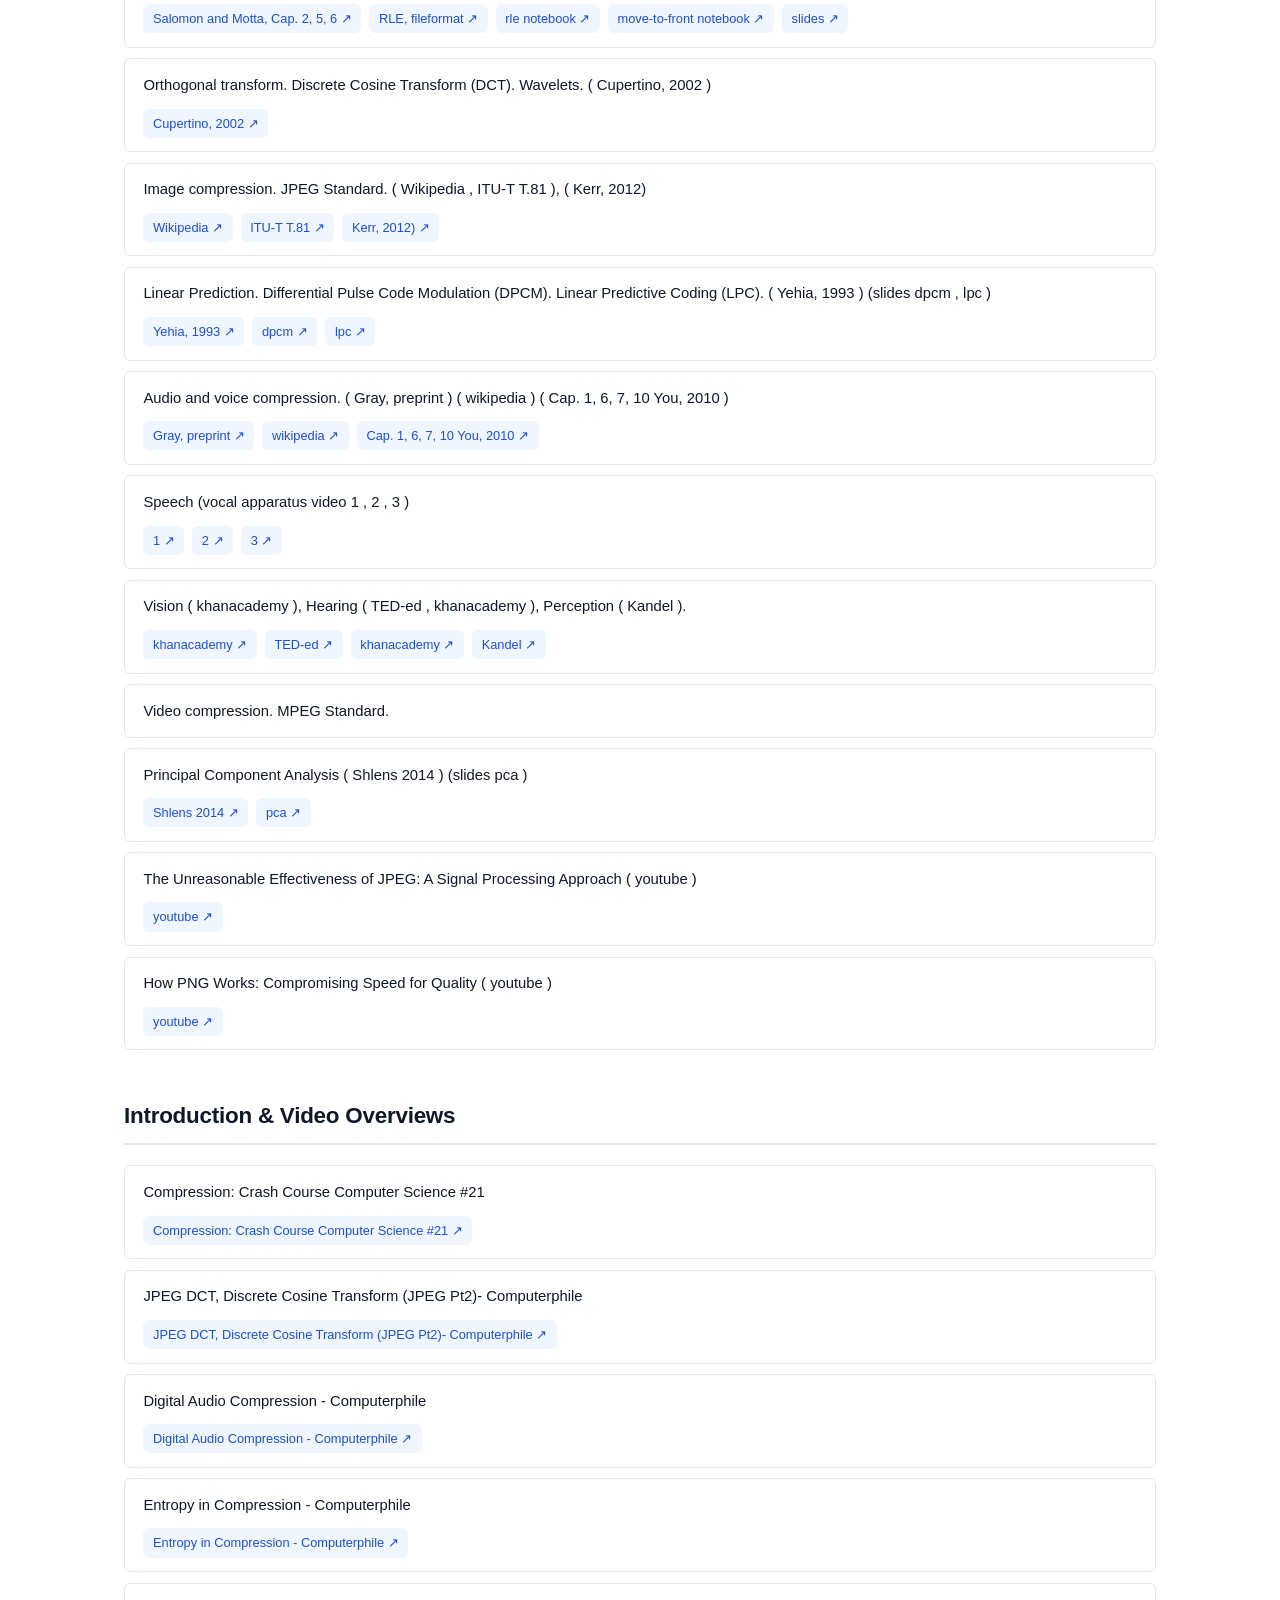
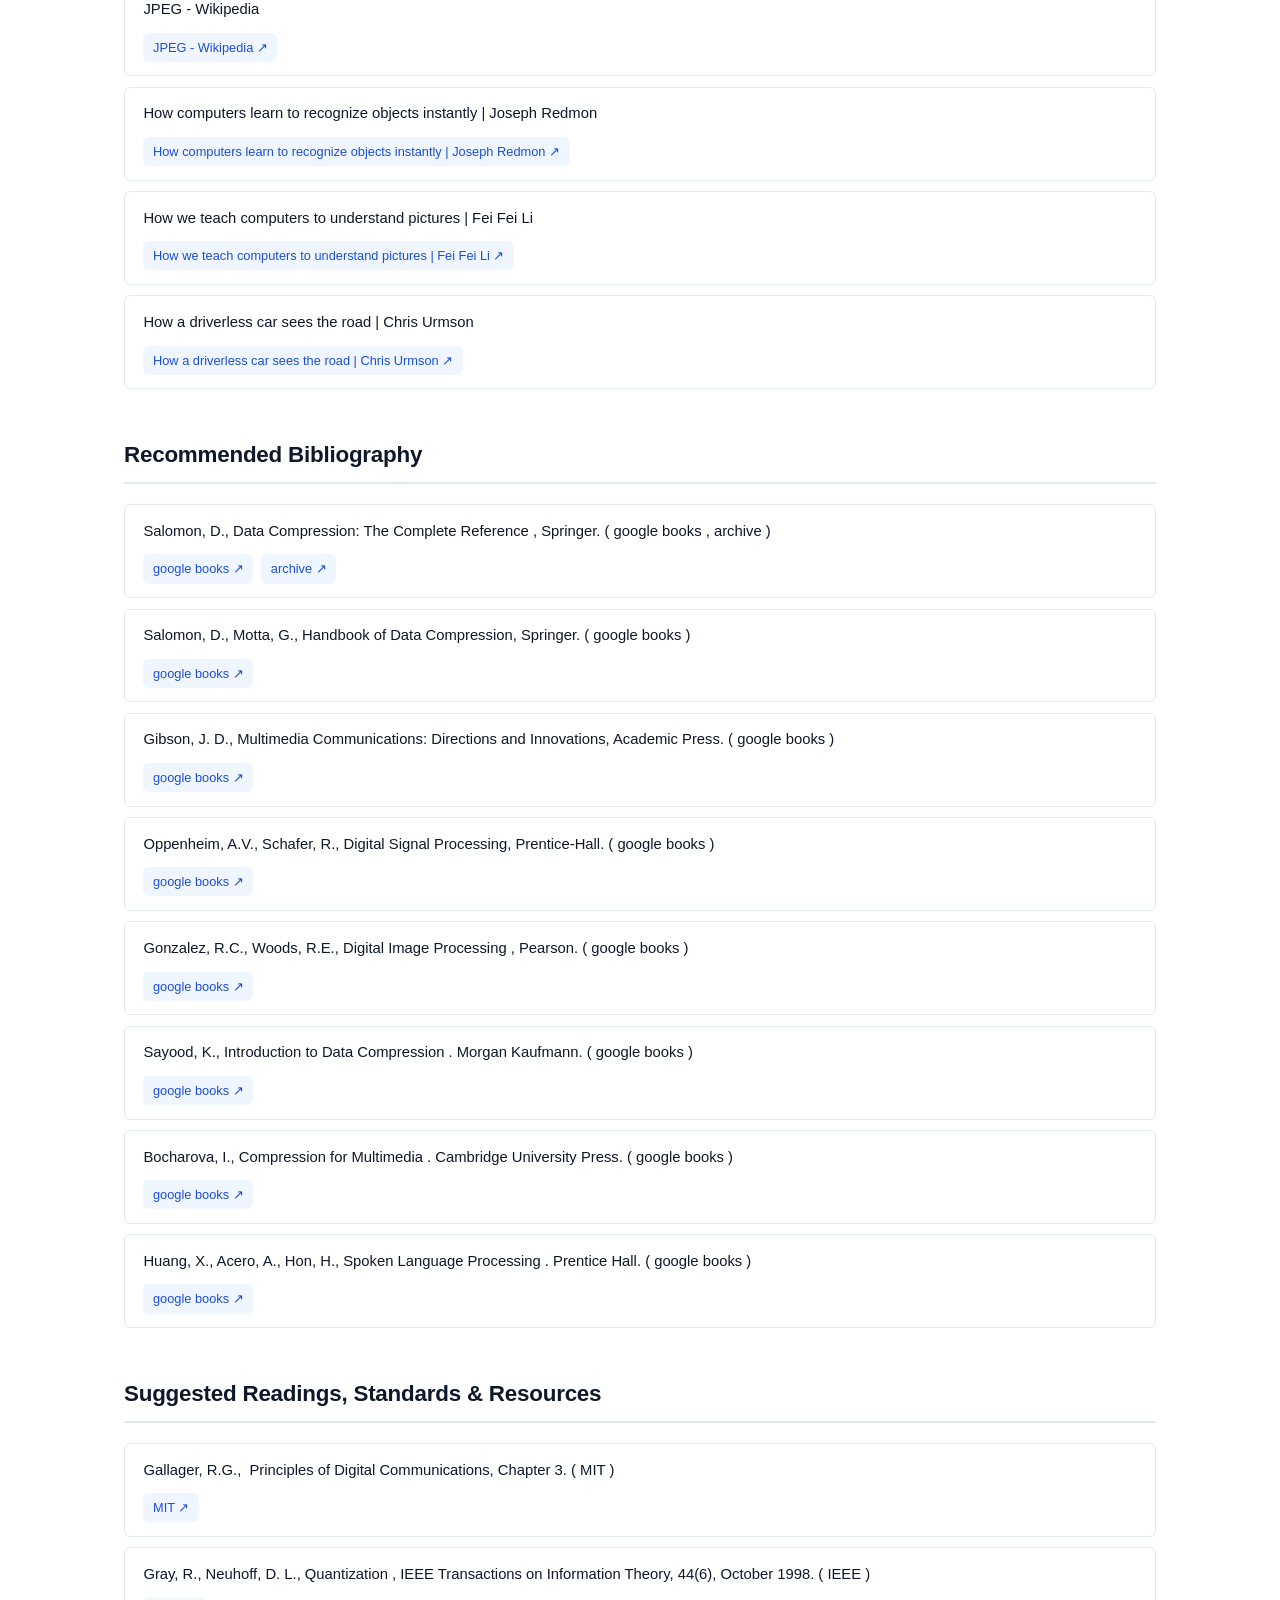
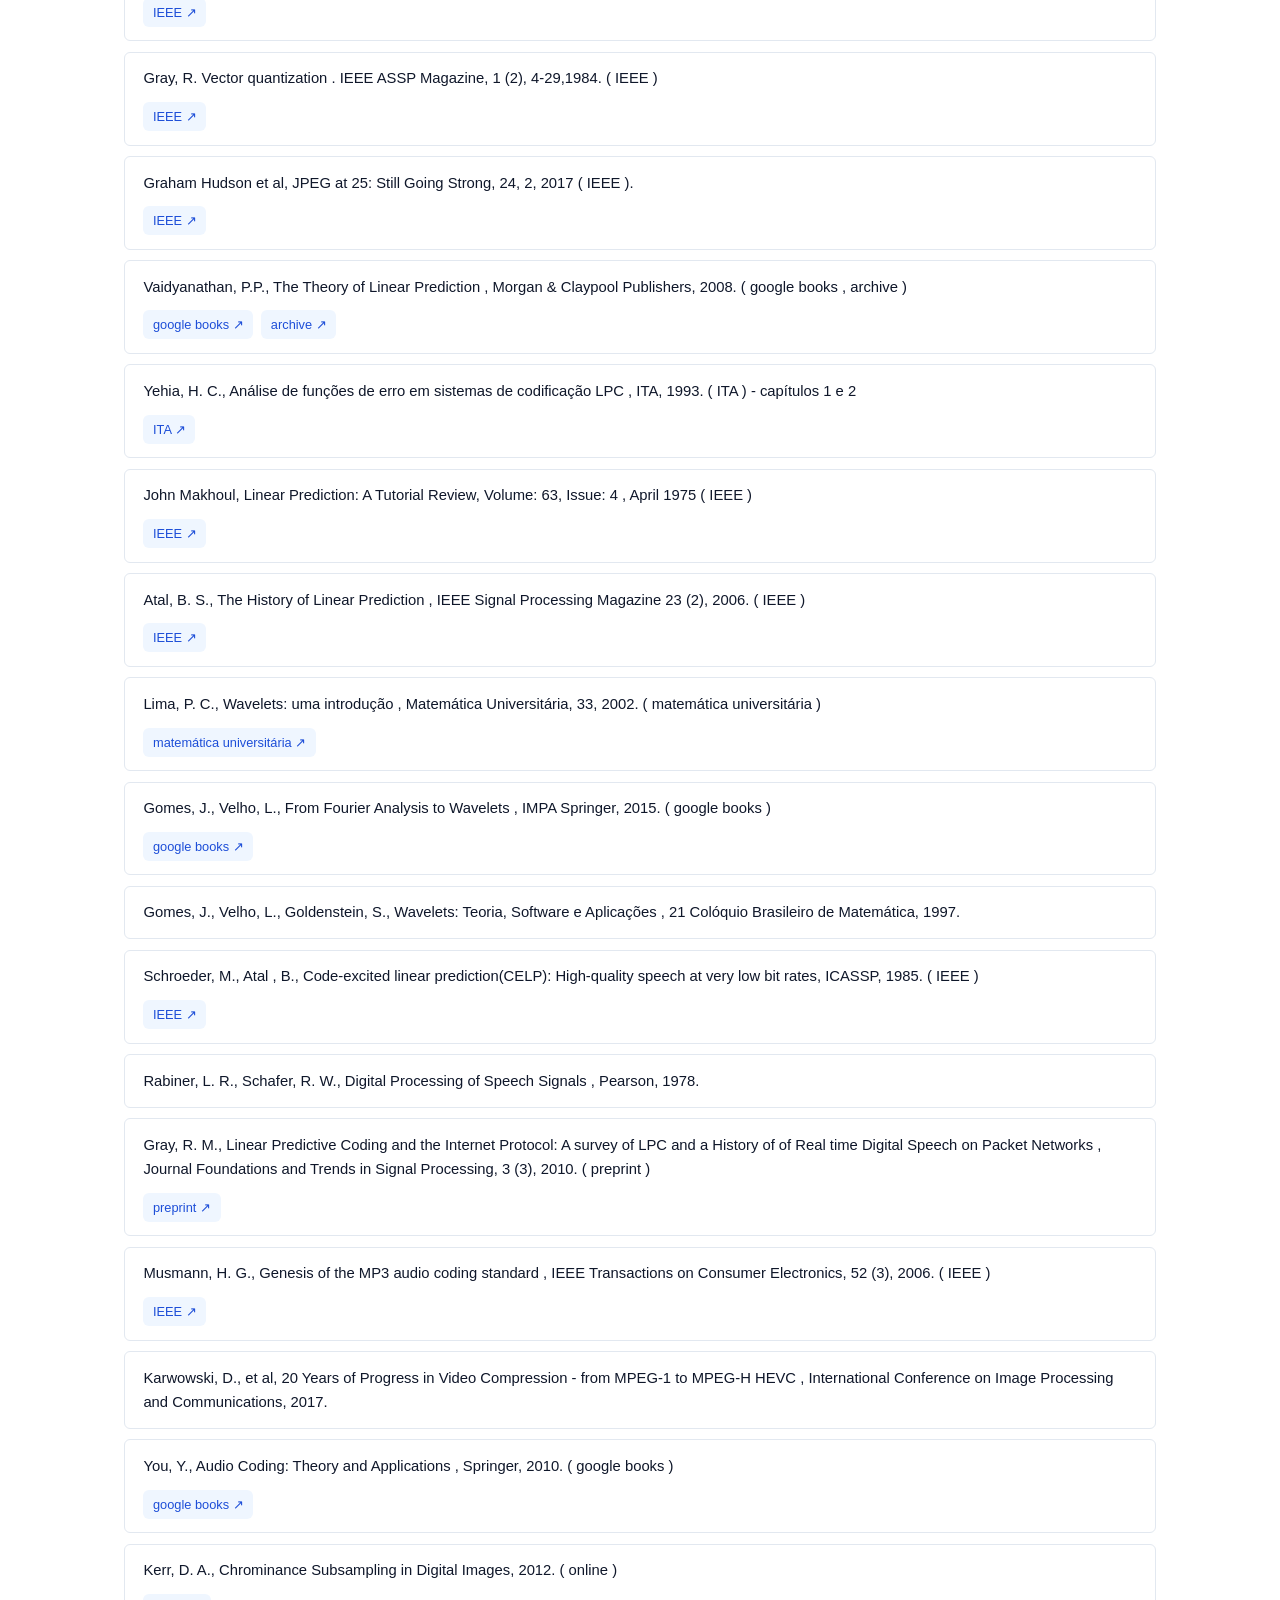
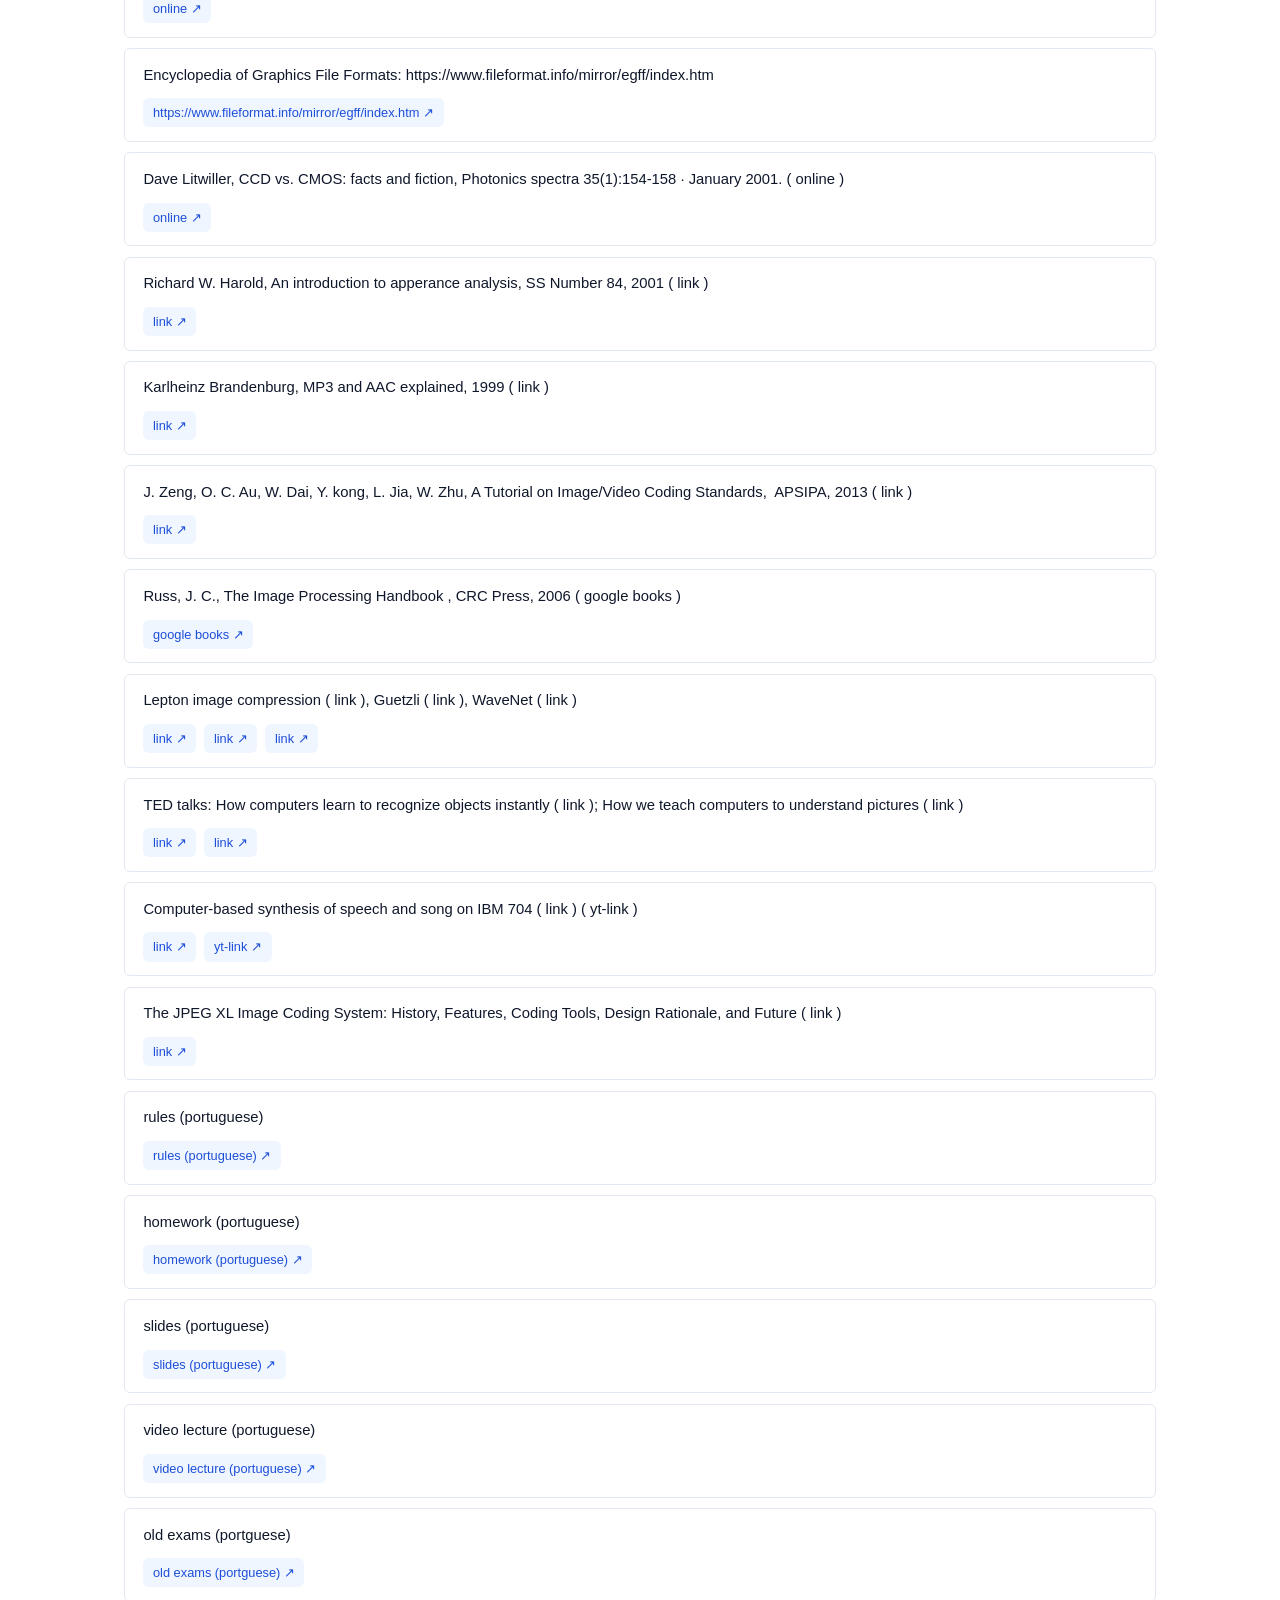
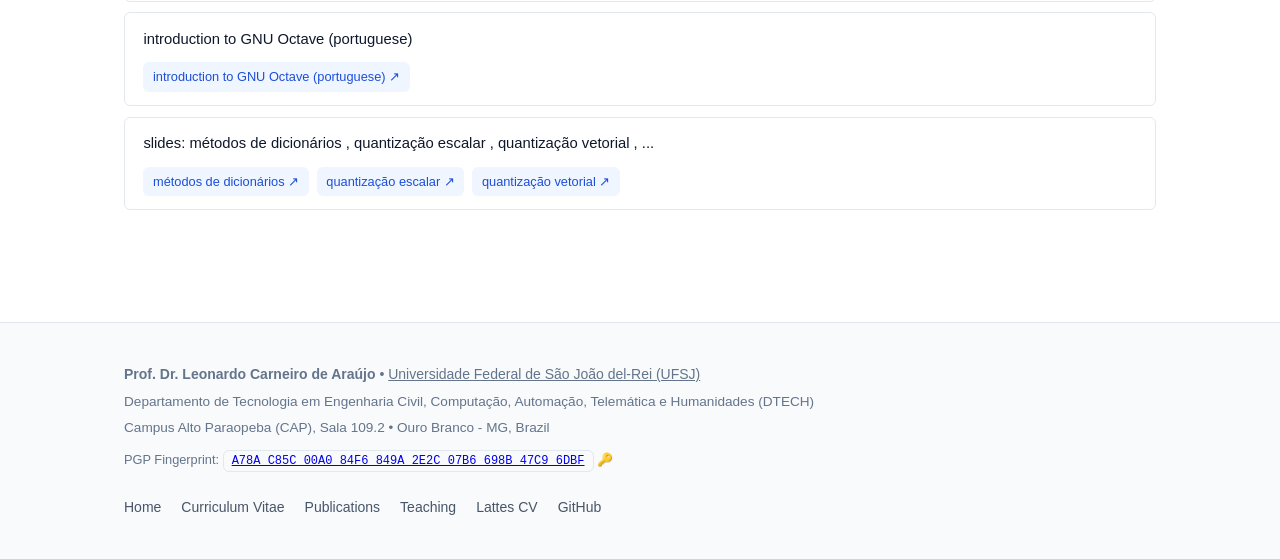
<file: teaching/multimedia-signal-processing.html>
<!DOCTYPE html>
<html lang="en">
<head>
  <meta charset="utf-8">
  <meta name="viewport" content="width=device-width, initial-scale=1.0">
  <title>Multimedia Signal Processing | Leonardo Araujo - UFSJ</title>
  <meta name="description" content="Academic homepage of Prof. Leonardo Araujo (UFSJ) - Publications, CV, Teaching in Information Theory and Multimedia Signal Processing">
  <link rel="stylesheet" href="../css/style.css">
  <link rel="icon" href="data:image/svg+xml,<svg xmlns=%22http://www.w3.org/2000/svg%22 viewBox=%220 0 100 100%22><text y=%22.9em%22 font-size=%2290%22>👨‍🏫</text></svg>">
</head>
<body>

    <header class="site-header">
      <div class="container">
        <nav class="navbar">
          <a href="../index.html" class="brand" title="Leonardo Araujo - Home" aria-label="Home">
            <img src="../images/logo.png" alt="Leonardo Araujo" class="brand-logo">
          </a>
          
          <ul class="nav-links" id="nav-links">
            <li><a href="../cv.html" class="nav-link">CV</a></li>
            <li><a href="../publications.html" class="nav-link">Publications</a></li>
            
            <li class="nav-item-dropdown">
              <a href="../teaching.html" class="nav-link active">
                Teaching
                <svg class="dropdown-chevron" width="12" height="12" viewBox="0 0 24 24" fill="none" stroke="currentColor" stroke-width="2.5"><polyline points="6 9 12 15 18 9"/></svg>
              </a>
              <ul class="dropdown-menu">
                <li><a href="../teaching.html" class="dropdown-item">Teaching Overview &amp; History</a></li>
                <li><a href="../information-theory.html" class="dropdown-item">Information Theory</a></li>
                <li><a href="../multimedia-signal-processing.html" class="dropdown-item">Multimedia Signal Processing</a></li>
              </ul>
            </li>

            <li><a href="https://github.com/leolca" target="_blank" rel="noopener" class="nav-link" title="GitHub Profile">GitHub ↗</a></li>
            <li><a href="http://lattes.cnpq.br/6946118605547297" target="_blank" rel="noopener" class="nav-link" title="CNPq Lattes CV" style="color:var(--primary);font-weight:600;">Lattes ↗</a></li>
          </ul>
          
          <div class="nav-actions">
            <button class="theme-toggle" id="theme-toggle" aria-label="Toggle dark/light theme" title="Toggle theme">
              <span id="theme-icon">
                <svg width="18" height="18" viewBox="0 0 24 24" fill="none" stroke="currentColor" stroke-width="2"><path d="M21 12.79A9 9 0 1 1 11.21 3 7 7 0 0 0 21 12.79z"/></svg>
              </span>
            </button>
            <button class="menu-toggle" id="menu-toggle" aria-label="Toggle menu">
              <svg width="20" height="20" viewBox="0 0 24 24" fill="none" stroke="currentColor" stroke-width="2"><line x1="3" y1="12" x2="21" y2="12"/><line x1="3" y1="6" x2="21" y2="6"/><line x1="3" y1="18" x2="21" y2="18"/></svg>
            </button>
          </div>
        </nav>
      </div>
    </header>
    

    <main class="main-content">
      <div class="container">
        
        <header class="page-header">
          <div style="display:flex;align-items:center;gap:0.5rem;margin-bottom:0.5rem;">
            <a href="../teaching.html" style="color:var(--primary);text-decoration:none;font-weight:600;font-size:0.9rem;">&larr; Back to Teaching</a>
          </div>
          <h1 class="page-title">Multimedia Signal Processing</h1>
          <p class="page-subtitle">Audio, voice, image, and video representation, compression algorithms, and perceptual modeling.</p>
        </header>

        <!-- Interactive Notebooks Spotlight -->
        <section class="section">
          <h2 class="section-title">Interactive Jupyter Notebooks &amp; Google Colab Labs</h2>
          <p style="color:var(--text-secondary);margin-bottom:1.25rem;">
            Hands-on interactive notebooks covering core signal processing and data compression techniques. Run them live in your browser via <strong>Google Colab</strong> or view them rendered on <strong>Jupyter nbviewer</strong>:
          </p>
          <ul class="syllabus-list">
            <li class="syllabus-item"><div>Introdução ( nbviewer ) ( colab )</div><div class="pub-links" style="margin-top:0.35rem;"><a href="https://nbviewer.jupyter.org/github/leolca/notebooks/blob/master/aev/introducao.ipynb" target="_blank" rel="noopener" class="pub-link" style="background:#e0f2fe;color:#0369a1;">Jupyter nbviewer ↗</a><a href="https://colab.research.google.com/github/leolca/notebooks/blob/master/aev/introducao.ipynb" target="_blank" rel="noopener" class="pub-link" style="background:#fef3c7;color:#b45309;">Google Colab 🚀</a></div></li><li class="syllabus-item"><div>imagem em cores (nbviewer) ( colab )</div><div class="pub-links" style="margin-top:0.35rem;"><a href="https://nbviewer.jupyter.org/github/leolca/notebooks/blob/master/aev/introdocao_imagem_colorida.ipynb" target="_blank" rel="noopener" class="pub-link" style="background:#e0f2fe;color:#0369a1;">Jupyter nbviewer ↗</a><a href="https://colab.research.google.com/github/leolca/notebooks/blob/master/aev/introdocao_imagem_colorida.ipynb" target="_blank" rel="noopener" class="pub-link" style="background:#fef3c7;color:#b45309;">Google Colab 🚀</a></div></li><li class="syllabus-item"><div>Normalização de histograma (nbviewer) ( colab )</div><div class="pub-links" style="margin-top:0.35rem;"><a href="https://nbviewer.jupyter.org/github/leolca/notebooks/blob/master/aev/equalizacao-de-histograma.ipynb" target="_blank" rel="noopener" class="pub-link" style="background:#e0f2fe;color:#0369a1;">Jupyter nbviewer ↗</a><a href="https://colab.research.google.com/github/leolca/notebooks/blob/master/aev/equalizacao-de-histograma.ipynb" target="_blank" rel="noopener" class="pub-link" style="background:#fef3c7;color:#b45309;">Google Colab 🚀</a></div></li><li class="syllabus-item"><div>move-to-front (nbviewer) ( colab )</div><div class="pub-links" style="margin-top:0.35rem;"><a href="https://nbviewer.jupyter.org/github/leolca/notebooks/blob/master/aev/move-to-front.ipynb" target="_blank" rel="noopener" class="pub-link" style="background:#e0f2fe;color:#0369a1;">Jupyter nbviewer ↗</a><a href="https://colab.research.google.com/github/leolca/notebooks/blob/master/aev/move-to-front.ipynb" target="_blank" rel="noopener" class="pub-link" style="background:#fef3c7;color:#b45309;">Google Colab 🚀</a></div></li><li class="syllabus-item"><div>RLE (nbviewer) ( colab )</div><div class="pub-links" style="margin-top:0.35rem;"><a href="https://nbviewer.jupyter.org/github/leolca/notebooks/blob/master/aev/rle_mario.ipynb" target="_blank" rel="noopener" class="pub-link" style="background:#e0f2fe;color:#0369a1;">Jupyter nbviewer ↗</a><a href="https://colab.research.google.com/github/leolca/notebooks/blob/master/aev/rle_mario.ipynb" target="_blank" rel="noopener" class="pub-link" style="background:#fef3c7;color:#b45309;">Google Colab 🚀</a></div></li><li class="syllabus-item"><div>Quantização escalar (nbviewer) ( pdf ) ( colab )</div><div class="pub-links" style="margin-top:0.35rem;"><a href="https://nbviewer.jupyter.org/github/leolca/notebooks/blob/master/aev/quantization.ipynb" target="_blank" rel="noopener" class="pub-link" style="background:#e0f2fe;color:#0369a1;">Jupyter nbviewer ↗</a><a href="https://github.com/leolca/notebooks/raw/master/aev/quantization.pdf" target="_blank" rel="noopener" class="pub-link">PDF Notes 📄</a><a href="https://colab.research.google.com/github/leolca/notebooks/blob/master/aev/quantization.ipynb" target="_blank" rel="noopener" class="pub-link" style="background:#fef3c7;color:#b45309;">Google Colab 🚀</a></div></li><li class="syllabus-item"><div>Dithering, Floyd-Steinberg (nbviewer) ( colab )</div><div class="pub-links" style="margin-top:0.35rem;"><a href="https://nbviewer.jupyter.org/github/leolca/notebooks/blob/master/aev/dithering.ipynb" target="_blank" rel="noopener" class="pub-link" style="background:#e0f2fe;color:#0369a1;">Jupyter nbviewer ↗</a><a href="https://colab.research.google.com/github/leolca/notebooks/blob/master/aev/dithering.ipynb" target="_blank" rel="noopener" class="pub-link" style="background:#fef3c7;color:#b45309;">Google Colab 🚀</a></div></li><li class="syllabus-item"><div>Reamostragem (nbviewer) ( colab )</div><div class="pub-links" style="margin-top:0.35rem;"><a href="https://nbviewer.jupyter.org/github/leolca/notebooks/blob/master/aev/resample.ipynb" target="_blank" rel="noopener" class="pub-link" style="background:#e0f2fe;color:#0369a1;">Jupyter nbviewer ↗</a><a href="https://colab.research.google.com/github/leolca/notebooks/blob/master/aev/resample.ipynb" target="_blank" rel="noopener" class="pub-link" style="background:#fef3c7;color:#b45309;">Google Colab 🚀</a></div></li><li class="syllabus-item"><div>Filtros polifásicos (nbviewer) ( colab )</div><div class="pub-links" style="margin-top:0.35rem;"><a href="https://nbviewer.jupyter.org/github/leolca/notebooks/blob/master/aev/polyphase.ipynb" target="_blank" rel="noopener" class="pub-link" style="background:#e0f2fe;color:#0369a1;">Jupyter nbviewer ↗</a><a href="https://colab.research.google.com/github/leolca/notebooks/blob/master/aev/polyphase.ipynb" target="_blank" rel="noopener" class="pub-link" style="background:#fef3c7;color:#b45309;">Google Colab 🚀</a></div></li><li class="syllabus-item"><div>Espectrograma e Tom Shepard (nbviewer) ( colab )</div><div class="pub-links" style="margin-top:0.35rem;"><a href="https://nbviewer.jupyter.org/github/leolca/notebooks/blob/master/aev/espectrograma_shepard_tone.ipynb" target="_blank" rel="noopener" class="pub-link" style="background:#e0f2fe;color:#0369a1;">Jupyter nbviewer ↗</a><a href="https://colab.research.google.com/github/leolca/notebooks/blob/master/aev/espectrograma_shepard_tone.ipynb" target="_blank" rel="noopener" class="pub-link" style="background:#fef3c7;color:#b45309;">Google Colab 🚀</a></div></li><li class="syllabus-item"><div>Modelo AR (nbviewer) ( colab )</div><div class="pub-links" style="margin-top:0.35rem;"><a href="https://nbviewer.jupyter.org/github/leolca/notebooks/blob/master/aev/ar.ipynb" target="_blank" rel="noopener" class="pub-link" style="background:#e0f2fe;color:#0369a1;">Jupyter nbviewer ↗</a><a href="https://colab.research.google.com/github/leolca/notebooks/blob/master/aev/ar.ipynb" target="_blank" rel="noopener" class="pub-link" style="background:#fef3c7;color:#b45309;">Google Colab 🚀</a></div></li><li class="syllabus-item"><div>DPCM (nbviewer) ( colab )</div><div class="pub-links" style="margin-top:0.35rem;"><a href="https://nbviewer.jupyter.org/github/leolca/notebooks/blob/master/aev/dpcm_example_image.ipynb" target="_blank" rel="noopener" class="pub-link" style="background:#e0f2fe;color:#0369a1;">Jupyter nbviewer ↗</a><a href="https://colab.research.google.com/github/leolca/notebooks/blob/master/aev/dpcm_example_image.ipynb" target="_blank" rel="noopener" class="pub-link" style="background:#fef3c7;color:#b45309;">Google Colab 🚀</a></div></li><li class="syllabus-item"><div>DCT (nbviewer) ( colab )</div><div class="pub-links" style="margin-top:0.35rem;"><a href="https://nbviewer.jupyter.org/github/leolca/notebooks/blob/master/aev/DCT.ipynb" target="_blank" rel="noopener" class="pub-link" style="background:#e0f2fe;color:#0369a1;">Jupyter nbviewer ↗</a><a href="https://colab.research.google.com/github/leolca/notebooks/blob/master/aev/DCT.ipynb" target="_blank" rel="noopener" class="pub-link" style="background:#fef3c7;color:#b45309;">Google Colab 🚀</a></div></li><li class="syllabus-item"><div>k-médias (nbviewer) ( colab )</div><div class="pub-links" style="margin-top:0.35rem;"><a href="https://nbviewer.jupyter.org/github/leolca/notebooks/blob/master/aev/kmeans.ipynb" target="_blank" rel="noopener" class="pub-link" style="background:#e0f2fe;color:#0369a1;">Jupyter nbviewer ↗</a><a href="https://colab.research.google.com/github/leolca/notebooks/blob/master/aev/kmeans.ipynb" target="_blank" rel="noopener" class="pub-link" style="background:#fef3c7;color:#b45309;">Google Colab 🚀</a></div></li><li class="syllabus-item"><div>Vogais LPC (nbviewer) ( colab )</div><div class="pub-links" style="margin-top:0.35rem;"><a href="https://nbviewer.jupyter.org/github/leolca/notebooks/blob/master/aev/lpc_vowels_formants.ipynb" target="_blank" rel="noopener" class="pub-link" style="background:#e0f2fe;color:#0369a1;">Jupyter nbviewer ↗</a><a href="https://colab.research.google.com/github/leolca/notebooks/blob/master/aev/lpc_vowels_formants.ipynb" target="_blank" rel="noopener" class="pub-link" style="background:#fef3c7;color:#b45309;">Google Colab 🚀</a></div></li><li class="syllabus-item"><div>Síntese LPC (nbviewer) ( colab )</div><div class="pub-links" style="margin-top:0.35rem;"><a href="https://nbviewer.jupyter.org/github/leolca/notebooks/blob/master/aev/lpc-synthesis.ipynb" target="_blank" rel="noopener" class="pub-link" style="background:#e0f2fe;color:#0369a1;">Jupyter nbviewer ↗</a><a href="https://colab.research.google.com/github/leolca/notebooks/blob/master/aev/lpc-synthesis.ipynb" target="_blank" rel="noopener" class="pub-link" style="background:#fef3c7;color:#b45309;">Google Colab 🚀</a></div></li><li class="syllabus-item"><div>JPEG ( nbviewer ) ( colab )</div><div class="pub-links" style="margin-top:0.35rem;"><a href="https://nbviewer.jupyter.org/github/leolca/notebooks/blob/master/aev/jpeg.ipynb" target="_blank" rel="noopener" class="pub-link" style="background:#e0f2fe;color:#0369a1;">Jupyter nbviewer ↗</a><a href="https://colab.research.google.com/github/leolca/notebooks/blob/master/aev/jpeg.ipynb" target="_blank" rel="noopener" class="pub-link" style="background:#fef3c7;color:#b45309;">Google Colab 🚀</a></div></li><li class="syllabus-item"><div>PCA ( nbviewer ) ( colab )</div><div class="pub-links" style="margin-top:0.35rem;"><a href="https://nbviewer.jupyter.org/github/leolca/notebooks/blob/master/aev/pca.ipynb" target="_blank" rel="noopener" class="pub-link" style="background:#e0f2fe;color:#0369a1;">Jupyter nbviewer ↗</a><a href="https://colab.research.google.com/github/leolca/notebooks/blob/master/aev/pca.ipynb" target="_blank" rel="noopener" class="pub-link" style="background:#fef3c7;color:#b45309;">Google Colab 🚀</a></div></li><li class="syllabus-item"><div>LPC Matlab, Mathworks</div><div class="pub-links" style="margin-top:0.35rem;"><a href="https://www.mathworks.com/help/signal/examples/linear-prediction-and-autoregressive-modeling.html" target="_blank" rel="noopener" class="pub-link">LPC Matlab, Mathworks ↗</a></div></li><li class="syllabus-item"><div>cjpeg - compress an image file to a JPEG file</div><div class="pub-links" style="margin-top:0.35rem;"><a href="https://linux.die.net/man/1/cjpeg" target="_blank" rel="noopener" class="pub-link">cjpeg - compress an image file to a JPEG file ↗</a></div></li><li class="syllabus-item"><div>Wavelets ( nbviewer ) ( colab )</div><div class="pub-links" style="margin-top:0.35rem;"><a href="https://nbviewer.jupyter.org/github/leolca/notebooks/blob/master/aev/wavelets.ipynb" target="_blank" rel="noopener" class="pub-link" style="background:#e0f2fe;color:#0369a1;">Jupyter nbviewer ↗</a><a href="https://colab.research.google.com/github/leolca/notebooks/blob/master/aev/wavelets.ipynb" target="_blank" rel="noopener" class="pub-link" style="background:#fef3c7;color:#b45309;">Google Colab 🚀</a></div></li>
          </ul>
        </section>

        <!-- Course Schedule & Reading -->
        <section class="section">
          <h2 class="section-title">Course Schedule &amp; Reading Plan</h2>
          <ul class="syllabus-list">
            <li class="syllabus-item"><div>Introduction. Multimedia signal. Audio, Voice, Image, Video, Text. ( Salomon and Motta, Cap. 1 ) (notebook image introduction 1 , 2 , 3 )</div><div class="pub-links" style="margin-top:0.35rem;"><a href="https://books.google.com.br/books?id=LHCY4VbiFqAC" target="_blank" rel="noopener" class="pub-link">Salomon and Motta, Cap. 1 ↗</a><a href="https://nbviewer.jupyter.org/github/leolca/notebooks/blob/master/aev/introducao.ipynb" target="_blank" rel="noopener" class="pub-link">1 ↗</a><a href="https://nbviewer.jupyter.org/github/leolca/notebooks/blob/master/aev/introdocao_imagem_colorida.ipynb" target="_blank" rel="noopener" class="pub-link">2 ↗</a><a href="https://nbviewer.jupyter.org/github/leolca/notebooks/blob/master/aev/equalizacao-de-histograma.ipynb" target="_blank" rel="noopener" class="pub-link">3 ↗</a></div></li><li class="syllabus-item"><div>Spectrogram ( notebook )</div><div class="pub-links" style="margin-top:0.35rem;"><a href="https://nbviewer.jupyter.org/github/leolca/notebooks/blob/master/aev/espectrograma_shepard_tone.ipynb" target="_blank" rel="noopener" class="pub-link">notebook ↗</a></div></li><li class="syllabus-item"><div>Digital Signal Processing. Resampling. Multirate Signal Processing. Oversampling. ( Oppenheim )</div><div class="pub-links" style="margin-top:0.35rem;"><a href="https://books.google.com.br/books?id=EaMuAAAAQBAJ" target="_blank" rel="noopener" class="pub-link">Oppenheim ↗</a></div></li><li class="syllabus-item"><div>Scalar Quantization and Vector Quantization. ( notebook ) ( Gray and Neuhoff, 1998 )  ( Gray, 1984 ) ( Cap. 2, 3 You, 2010 )</div><div class="pub-links" style="margin-top:0.35rem;"><a href="https://nbviewer.jupyter.org/github/leolca/notebooks/blob/master/aev/quantization.ipynb" target="_blank" rel="noopener" class="pub-link">notebook ↗</a><a href="https://doi.org/10.1109/18.720541" target="_blank" rel="noopener" class="pub-link">Gray and Neuhoff, 1998 ↗</a><a href="https://ieeexplore.ieee.org/document/1162229" target="_blank" rel="noopener" class="pub-link">Gray, 1984 ↗</a><a href="https://books.google.com.br/books?id=fDhb_MzPhFIC" target="_blank" rel="noopener" class="pub-link">Cap. 2, 3 You, 2010 ↗</a></div></li><li class="syllabus-item"><div>Basic compression. RLE. Dictionary methods. Statistical methods. ( Salomon and Motta, Cap. 2, 5, 6 ) ( RLE, fileformat ) ( rle notebook ) ( move-to-front notebook ) ( slides )</div><div class="pub-links" style="margin-top:0.35rem;"><a href="https://books.google.com.br/books?id=LHCY4VbiFqAC" target="_blank" rel="noopener" class="pub-link">Salomon and Motta, Cap. 2, 5, 6 ↗</a><a href="https://www.fileformat.info/mirror/egff/ch09_03.htm" target="_blank" rel="noopener" class="pub-link">RLE, fileformat ↗</a><a href="https://nbviewer.jupyter.org/github/leolca/notebooks/blob/master/aev/rle_mario.ipynb" target="_blank" rel="noopener" class="pub-link">rle notebook ↗</a><a href="https://nbviewer.jupyter.org/github/leolca/notebooks/blob/master/aev/move-to-front.ipynb" target="_blank" rel="noopener" class="pub-link">move-to-front notebook ↗</a><a href="https://drive.google.com/open?id=1zEqnNcm3a-ivUdwKE9ui0gWZDbEKRLzO" target="_blank" rel="noopener" class="pub-link">slides ↗</a></div></li><li class="syllabus-item"><div>Orthogonal transform. Discrete Cosine Transform (DCT). Wavelets. ( Cupertino, 2002 )</div><div class="pub-links" style="margin-top:0.35rem;"><a href="https://rmu.sbm.org.br/wp-content/uploads/sites/27/2018/03/n33_Artigo02.pdf" target="_blank" rel="noopener" class="pub-link">Cupertino, 2002 ↗</a></div></li><li class="syllabus-item"><div>Image compression. JPEG Standard. ( Wikipedia , ITU-T T.81 ), ( Kerr, 2012)</div><div class="pub-links" style="margin-top:0.35rem;"><a href="https://en.wikipedia.org/wiki/JPEG" target="_blank" rel="noopener" class="pub-link">Wikipedia ↗</a><a href="https://www.w3.org/Graphics/JPEG/itu-t81.pdf" target="_blank" rel="noopener" class="pub-link">ITU-T T.81 ↗</a><a href="http://dougkerr.net/Pumpkin/articles/Subsampling.pdf" target="_blank" rel="noopener" class="pub-link">Kerr, 2012) ↗</a></div></li><li class="syllabus-item"><div>Linear Prediction. Differential Pulse Code Modulation (DPCM). Linear Predictive Coding (LPC). ( Yehia, 1993 ) (slides dpcm , lpc )</div><div class="pub-links" style="margin-top:0.35rem;"><a href="https://drive.google.com/file/d/1kAcrmEhWMc65v3orhyxDA1TYs7ASy_9d/view?usp=sharing" target="_blank" rel="noopener" class="pub-link">Yehia, 1993 ↗</a><a href="https://drive.google.com/open?id=1JkUMYV7jn3X1bWzeNmr6C-t7mwRx__ww" target="_blank" rel="noopener" class="pub-link">dpcm ↗</a><a href="https://drive.google.com/open?id=1fxwaeUdcmaDKWia0LYyUwZSIvtKFqUVi" target="_blank" rel="noopener" class="pub-link">lpc ↗</a></div></li><li class="syllabus-item"><div>Audio and voice compression. ( Gray, preprint ) ( wikipedia ) ( Cap. 1, 6, 7, 10 You, 2010 )</div><div class="pub-links" style="margin-top:0.35rem;"><a href="https://ee.stanford.edu/~gray/lpcip.pdf" target="_blank" rel="noopener" class="pub-link">Gray, preprint ↗</a><a href="https://en.wikipedia.org/wiki/MP3" target="_blank" rel="noopener" class="pub-link">wikipedia ↗</a><a href="https://books.google.com.br/books?id=fDhb_MzPhFIC" target="_blank" rel="noopener" class="pub-link">Cap. 1, 6, 7, 10 You, 2010 ↗</a></div></li><li class="syllabus-item"><div>Speech (vocal apparatus video 1 , 2 , 3 )</div><div class="pub-links" style="margin-top:0.35rem;"><a href="https://www.youtube.com/watch?v=xAh9TgApqAU" target="_blank" rel="noopener" class="pub-link">1 ↗</a><a href="https://www.youtube.com/watch?v=1SyYz6qXHnw" target="_blank" rel="noopener" class="pub-link">2 ↗</a><a href="https://www.youtube.com/watch?v=-XGds2GAvGQ" target="_blank" rel="noopener" class="pub-link">3 ↗</a></div></li><li class="syllabus-item"><div>Vision ( khanacademy ), Hearing ( TED-ed , khanacademy ), Perception ( Kandel ).</div><div class="pub-links" style="margin-top:0.35rem;"><a href="https://www.khanacademy.org/science/health-and-medicine/nervous-system-and-sensory-infor/sight-vision/v/vision-structure-of-the-eye" target="_blank" rel="noopener" class="pub-link">khanacademy ↗</a><a href="https://www.youtube.com/watch?v=LkGOGzpbrCk" target="_blank" rel="noopener" class="pub-link">TED-ed ↗</a><a href="https://www.khanacademy.org/science/health-and-medicine/nervous-system-and-sensory-infor/sound-audition-topic/v/auditory-structure-part-1" target="_blank" rel="noopener" class="pub-link">khanacademy ↗</a><a href="https://books.google.com.br/books?id=cq1_BAAAQBAJ&amp;lpg=PR1&amp;hl=pt-BR&amp;pg=PA391#v=onepage&amp;q&amp;f=false" target="_blank" rel="noopener" class="pub-link">Kandel ↗</a></div></li><li class="syllabus-item"><div>Video compression. MPEG Standard.</div></li><li class="syllabus-item"><div>Principal Component Analysis ( Shlens 2014 ) (slides pca )</div><div class="pub-links" style="margin-top:0.35rem;"><a href="https://arxiv.org/pdf/1404.1100.pdf" target="_blank" rel="noopener" class="pub-link">Shlens 2014 ↗</a><a href="https://drive.google.com/open?id=1jZFFlyWcQp9bOLN5KsbVxrbHYYLGw2G5" target="_blank" rel="noopener" class="pub-link">pca ↗</a></div></li><li class="syllabus-item"><div>The Unreasonable Effectiveness of JPEG: A Signal Processing Approach ( youtube )</div><div class="pub-links" style="margin-top:0.35rem;"><a href="https://www.youtube.com/watch?v=0me3guauqOU" target="_blank" rel="noopener" class="pub-link">youtube ↗</a></div></li><li class="syllabus-item"><div>How PNG Works: Compromising Speed for Quality ( youtube )</div><div class="pub-links" style="margin-top:0.35rem;"><a href="https://www.youtube.com/watch?v=EFUYNoFRHQI" target="_blank" rel="noopener" class="pub-link">youtube ↗</a></div></li>
          </ul>
        </section>

        <!-- Introductory Material -->
        <section class="section">
          <h2 class="section-title">Introduction &amp; Video Overviews</h2>
          <ul class="syllabus-list">
            <li class="syllabus-item"><div>Compression: Crash Course Computer Science #21</div><div class="pub-links" style="margin-top:0.35rem;"><a href="https://www.youtube.com/watch?v=OtDxDvCpPL4" target="_blank" rel="noopener" class="pub-link">Compression: Crash Course Computer Science #21 ↗</a></div></li><li class="syllabus-item"><div>JPEG DCT, Discrete Cosine Transform (JPEG Pt2)- Computerphile</div><div class="pub-links" style="margin-top:0.35rem;"><a href="https://www.youtube.com/watch?v=Q2aEzeMDHMA" target="_blank" rel="noopener" class="pub-link">JPEG DCT, Discrete Cosine Transform (JPEG Pt2)- Computerphile ↗</a></div></li><li class="syllabus-item"><div>Digital Audio Compression - Computerphile</div><div class="pub-links" style="margin-top:0.35rem;"><a href="https://www.youtube.com/watch?v=KGZ0een8vSE" target="_blank" rel="noopener" class="pub-link">Digital Audio Compression - Computerphile ↗</a></div></li><li class="syllabus-item"><div>Entropy in Compression - Computerphile</div><div class="pub-links" style="margin-top:0.35rem;"><a href="https://www.youtube.com/watch?v=M5c_RFKVkko" target="_blank" rel="noopener" class="pub-link">Entropy in Compression - Computerphile ↗</a></div></li><li class="syllabus-item"><div>JPEG - Wikipedia</div><div class="pub-links" style="margin-top:0.35rem;"><a href="https://en.wikipedia.org/wiki/JPEG" target="_blank" rel="noopener" class="pub-link">JPEG - Wikipedia ↗</a></div></li><li class="syllabus-item"><div>How computers learn to recognize objects instantly | Joseph Redmon</div><div class="pub-links" style="margin-top:0.35rem;"><a href="https://www.youtube.com/watch?v=Cgxsv1riJhI" target="_blank" rel="noopener" class="pub-link">How computers learn to recognize objects instantly | Joseph Redmon ↗</a></div></li><li class="syllabus-item"><div>How we teach computers to understand pictures | Fei Fei Li</div><div class="pub-links" style="margin-top:0.35rem;"><a href="https://www.youtube.com/watch?v=40riCqvRoMs" target="_blank" rel="noopener" class="pub-link">How we teach computers to understand pictures | Fei Fei Li ↗</a></div></li><li class="syllabus-item"><div>How a driverless car sees the road | Chris Urmson</div><div class="pub-links" style="margin-top:0.35rem;"><a href="https://www.youtube.com/watch?v=tiwVMrTLUWg" target="_blank" rel="noopener" class="pub-link">How a driverless car sees the road | Chris Urmson ↗</a></div></li>
          </ul>
        </section>

        <!-- Recommended Bibliography -->
        <section class="section">
          <h2 class="section-title">Recommended Bibliography</h2>
          <ul class="syllabus-list">
            <li class="syllabus-item"><div>Salomon, D., Data Compression: The Complete Reference , Springer. ( google books , archive )</div><div class="pub-links" style="margin-top:0.35rem;"><a href="https://books.google.com.br/books?id=ujnQogzx_2EC" target="_blank" rel="noopener" class="pub-link">google books ↗</a><a href="https://archive.org/details/pdfy-Ezz1QE-FRYsgeVKU" target="_blank" rel="noopener" class="pub-link">archive ↗</a></div></li><li class="syllabus-item"><div>Salomon, D., Motta, G., Handbook of Data Compression, Springer. ( google books )</div><div class="pub-links" style="margin-top:0.35rem;"><a href="https://books.google.com.br/books?id=LHCY4VbiFqAC" target="_blank" rel="noopener" class="pub-link">google books ↗</a></div></li><li class="syllabus-item"><div>Gibson, J. D., Multimedia Communications: Directions and Innovations, Academic Press. ( google books )</div><div class="pub-links" style="margin-top:0.35rem;"><a href="https://books.google.de/books?id=w9saZvhhgzIC" target="_blank" rel="noopener" class="pub-link">google books ↗</a></div></li><li class="syllabus-item"><div>Oppenheim, A.V., Schafer, R., Digital Signal Processing, Prentice-Hall. ( google books )</div><div class="pub-links" style="margin-top:0.35rem;"><a href="https://books.google.com.br/books?id=EaMuAAAAQBAJ" target="_blank" rel="noopener" class="pub-link">google books ↗</a></div></li><li class="syllabus-item"><div>Gonzalez, R.C., Woods, R.E., Digital Image Processing , Pearson. ( google books )</div><div class="pub-links" style="margin-top:0.35rem;"><a href="https://books.google.com.br/books?id=MaYuAAAAQBAJ" target="_blank" rel="noopener" class="pub-link">google books ↗</a></div></li><li class="syllabus-item"><div>Sayood, K., Introduction to Data Compression . Morgan Kaufmann. ( google books )</div><div class="pub-links" style="margin-top:0.35rem;"><a href="https://books.google.com.br/books?id=044wLaqZ8twC" target="_blank" rel="noopener" class="pub-link">google books ↗</a></div></li><li class="syllabus-item"><div>Bocharova, I., Compression for Multimedia . Cambridge University Press. ( google books )</div><div class="pub-links" style="margin-top:0.35rem;"><a href="https://books.google.com.br/books?id=9UXBxPT5vuUC" target="_blank" rel="noopener" class="pub-link">google books ↗</a></div></li><li class="syllabus-item"><div>Huang, X., Acero, A., Hon, H., Spoken Language Processing . Prentice Hall. ( google books )</div><div class="pub-links" style="margin-top:0.35rem;"><a href="https://books.google.com.br/books?id=reZQAAAAMAAJ" target="_blank" rel="noopener" class="pub-link">google books ↗</a></div></li>
          </ul>
        </section>

        <!-- Suggested Readings & Standards -->
        <section class="section">
          <h2 class="section-title">Suggested Readings, Standards &amp; Resources</h2>
          <ul class="syllabus-list">
            <li class="syllabus-item"><div>Gallager, R.G.,  Principles of Digital Communications, Chapter 3. ( MIT )</div><div class="pub-links" style="margin-top:0.35rem;"><a href="https://ocw.mit.edu/courses/electrical-engineering-and-computer-science/6-450-principles-of-digital-communications-i-fall-2006/lecture-notes/book_3.pdf" target="_blank" rel="noopener" class="pub-link">MIT ↗</a></div></li><li class="syllabus-item"><div>Gray, R., Neuhoff, D. L., Quantization , IEEE Transactions on Information Theory, 44(6), October 1998. ( IEEE )</div><div class="pub-links" style="margin-top:0.35rem;"><a href="https://doi.org/10.1109/18.720541" target="_blank" rel="noopener" class="pub-link">IEEE ↗</a></div></li><li class="syllabus-item"><div>Gray, R. Vector quantization . IEEE ASSP Magazine, 1 (2), 4-29,1984. ( IEEE )</div><div class="pub-links" style="margin-top:0.35rem;"><a href="https://ieeexplore.ieee.org/document/1162229" target="_blank" rel="noopener" class="pub-link">IEEE ↗</a></div></li><li class="syllabus-item"><div>Graham Hudson et al, JPEG at 25: Still Going Strong, 24, 2, 2017 ( IEEE ).</div><div class="pub-links" style="margin-top:0.35rem;"><a href="https://ieeexplore.ieee.org/document/7924246" target="_blank" rel="noopener" class="pub-link">IEEE ↗</a></div></li><li class="syllabus-item"><div>Vaidyanathan, P.P., The Theory of Linear Prediction , Morgan &amp; Claypool Publishers, 2008. ( google books , archive )</div><div class="pub-links" style="margin-top:0.35rem;"><a href="https://books.google.com.br/books?isbn=1598295756" target="_blank" rel="noopener" class="pub-link">google books ↗</a><a href="https://archive.org/details/ost-engineering-s00086ed1v01y200712spr003" target="_blank" rel="noopener" class="pub-link">archive ↗</a></div></li><li class="syllabus-item"><div>Yehia, H. C., Análise de funções de erro em sistemas de codificação LPC , ITA, 1993. ( ITA ) - capítulos 1 e 2</div><div class="pub-links" style="margin-top:0.35rem;"><a href="http://www.bd.bibl.ita.br/tde_busca/arquivo.php?codArquivo=1733" target="_blank" rel="noopener" class="pub-link">ITA ↗</a></div></li><li class="syllabus-item"><div>John Makhoul, Linear Prediction: A Tutorial Review, Volume: 63, Issue: 4 , April 1975 ( IEEE )</div><div class="pub-links" style="margin-top:0.35rem;"><a href="https://ieeexplore.ieee.org/document/1451722" target="_blank" rel="noopener" class="pub-link">IEEE ↗</a></div></li><li class="syllabus-item"><div>Atal, B. S., The History of Linear Prediction , IEEE Signal Processing Magazine 23 (2), 2006. ( IEEE )</div><div class="pub-links" style="margin-top:0.35rem;"><a href="https://doi.org/10.1109/MSP.2006.1598091" target="_blank" rel="noopener" class="pub-link">IEEE ↗</a></div></li><li class="syllabus-item"><div>Lima, P. C., Wavelets: uma introdução , Matemática Universitária, 33, 2002. ( matemática universitária )</div><div class="pub-links" style="margin-top:0.35rem;"><a href="https://rmu.sbm.org.br/wp-content/uploads/sites/27/2018/03/n33_Artigo02.pdf" target="_blank" rel="noopener" class="pub-link">matemática universitária ↗</a></div></li><li class="syllabus-item"><div>Gomes, J., Velho, L., From Fourier Analysis to Wavelets , IMPA Springer, 2015. ( google books )</div><div class="pub-links" style="margin-top:0.35rem;"><a href="https://books.google.com.br/books?id=N4qQCgAAQBAJ" target="_blank" rel="noopener" class="pub-link">google books ↗</a></div></li><li class="syllabus-item"><div>Gomes, J., Velho, L., Goldenstein, S., Wavelets: Teoria, Software e Aplicações , 21 Colóquio Brasileiro de Matemática, 1997.</div></li><li class="syllabus-item"><div>Schroeder, M., Atal , B., Code-excited linear prediction(CELP): High-quality speech at very low bit rates, ICASSP, 1985. ( IEEE )</div><div class="pub-links" style="margin-top:0.35rem;"><a href="https://doi.org/10.1109/ICASSP.1985.1168147" target="_blank" rel="noopener" class="pub-link">IEEE ↗</a></div></li><li class="syllabus-item"><div>Rabiner, L. R., Schafer, R. W., Digital Processing of Speech Signals , Pearson, 1978.</div></li><li class="syllabus-item"><div>Gray, R. M., Linear Predictive Coding and the Internet Protocol: A survey of LPC and a History of of Real time Digital Speech on Packet Networks , Journal Foundations and Trends in Signal Processing, 3 (3), 2010. ( preprint )</div><div class="pub-links" style="margin-top:0.35rem;"><a href="https://ee.stanford.edu/~gray/lpcip.pdf" target="_blank" rel="noopener" class="pub-link">preprint ↗</a></div></li><li class="syllabus-item"><div>Musmann, H. G., Genesis of the MP3 audio coding standard , IEEE Transactions on Consumer Electronics, 52 (3), 2006. ( IEEE )</div><div class="pub-links" style="margin-top:0.35rem;"><a href="https://doi.org/10.1109/TCE.2006.1706505" target="_blank" rel="noopener" class="pub-link">IEEE ↗</a></div></li><li class="syllabus-item"><div>Karwowski, D., et al, 20 Years of Progress in Video Compression - from MPEG-1 to MPEG-H HEVC , International Conference on Image Processing and Communications, 2017.</div></li><li class="syllabus-item"><div>You, Y., Audio Coding: Theory and Applications , Springer, 2010. ( google books )</div><div class="pub-links" style="margin-top:0.35rem;"><a href="https://books.google.com.br/books?id=fDhb_MzPhFIC" target="_blank" rel="noopener" class="pub-link">google books ↗</a></div></li><li class="syllabus-item"><div>Kerr, D. A., Chrominance Subsampling in Digital Images, 2012. ( online )</div><div class="pub-links" style="margin-top:0.35rem;"><a href="http://dougkerr.net/Pumpkin/articles/Subsampling.pdf" target="_blank" rel="noopener" class="pub-link">online ↗</a></div></li><li class="syllabus-item"><div>Encyclopedia of Graphics File Formats: https://www.fileformat.info/mirror/egff/index.htm</div><div class="pub-links" style="margin-top:0.35rem;"><a href="https://www.fileformat.info/mirror/egff/index.htm" target="_blank" rel="noopener" class="pub-link">https://www.fileformat.info/mirror/egff/index.htm ↗</a></div></li><li class="syllabus-item"><div>Dave Litwiller, CCD vs. CMOS: facts and fiction, Photonics spectra 35(1):154-158 · January 2001. ( online )</div><div class="pub-links" style="margin-top:0.35rem;"><a href="https://pdfs.semanticscholar.org/de6f/e1248d29653c3967031e5c47f7160bc39f1a.pdf" target="_blank" rel="noopener" class="pub-link">online ↗</a></div></li><li class="syllabus-item"><div>Richard W. Harold, An introduction to apperance analysis, SS Number 84, 2001 ( link )</div><div class="pub-links" style="margin-top:0.35rem;"><a href="http://www.color.org/ss84.pdf" target="_blank" rel="noopener" class="pub-link">link ↗</a></div></li><li class="syllabus-item"><div>Karlheinz Brandenburg, MP3 and AAC explained, 1999 ( link )</div><div class="pub-links" style="margin-top:0.35rem;"><a href="https://www.iis.fraunhofer.de/content/dam/iis/de/doc/ame/conference/AES-17-Conference_mp3-and-AAC-explained_AES17.pdf" target="_blank" rel="noopener" class="pub-link">link ↗</a></div></li><li class="syllabus-item"><div>J. Zeng, O. C. Au, W. Dai, Y. kong, L. Jia, W. Zhu, A Tutorial on Image/Video Coding Standards,  APSIPA, 2013 ( link )</div><div class="pub-links" style="margin-top:0.35rem;"><a href="https://www.iis.fraunhofer.de/content/dam/iis/de/doc/ame/conference/AES-17-Conference_mp3-and-AAC-explained_AES17.pdf" target="_blank" rel="noopener" class="pub-link">link ↗</a></div></li><li class="syllabus-item"><div>Russ, J. C., The Image Processing Handbook , CRC Press, 2006 ( google books )</div><div class="pub-links" style="margin-top:0.35rem;"><a href="https://books.google.com.br/books?id=xn_MBQAAQBAJ" target="_blank" rel="noopener" class="pub-link">google books ↗</a></div></li><li class="syllabus-item"><div>Lepton image compression ( link ), Guetzli ( link ), WaveNet ( link )</div><div class="pub-links" style="margin-top:0.35rem;"><a href="https://blogs.dropbox.com/tech/2016/07/lepton-image-compression-saving-22-losslessly-from-images-at-15mbs/" target="_blank" rel="noopener" class="pub-link">link ↗</a><a href="https://github.com/google/guetzli/" target="_blank" rel="noopener" class="pub-link">link ↗</a><a href="https://deepmind.com/blog/article/wavenet-launches-google-assistant" target="_blank" rel="noopener" class="pub-link">link ↗</a></div></li><li class="syllabus-item"><div>TED talks: How computers learn to recognize objects instantly ( link ); How we teach computers to understand pictures ( link )</div><div class="pub-links" style="margin-top:0.35rem;"><a href="https://www.youtube.com/watch?v=Cgxsv1riJhI" target="_blank" rel="noopener" class="pub-link">link ↗</a><a href="https://www.youtube.com/watch?v=40riCqvRoMs" target="_blank" rel="noopener" class="pub-link">link ↗</a></div></li><li class="syllabus-item"><div>Computer-based synthesis of speech and song on IBM 704 ( link ) ( yt-link )</div><div class="pub-links" style="margin-top:0.35rem;"><a href="https://www.aneddoticamagazine.com/ibm-704-speech-synthesis/" target="_blank" rel="noopener" class="pub-link">link ↗</a><a href="https://www.youtube.com/watch?v=ebK4wX76RZ4" target="_blank" rel="noopener" class="pub-link">yt-link ↗</a></div></li><li class="syllabus-item"><div>The JPEG XL Image Coding System: History, Features, Coding Tools, Design Rationale, and Future ( link )</div><div class="pub-links" style="margin-top:0.35rem;"><a href="https://arxiv.org/pdf/2506.05987" target="_blank" rel="noopener" class="pub-link">link ↗</a></div></li><li class="syllabus-item"><div>rules (portuguese)</div><div class="pub-links" style="margin-top:0.35rem;"><a href="https://drive.google.com/open?id=1WY8Nnz4YwyyJAQcQ_fbfduong-IUX9Iv" target="_blank" rel="noopener" class="pub-link">rules (portuguese) ↗</a></div></li><li class="syllabus-item"><div>homework (portuguese)</div><div class="pub-links" style="margin-top:0.35rem;"><a href="https://drive.google.com/open?id=1gKmhkUNl52bPz8lsx0geEAIO84YqYTEw" target="_blank" rel="noopener" class="pub-link">homework (portuguese) ↗</a></div></li><li class="syllabus-item"><div>slides (portuguese)</div><div class="pub-links" style="margin-top:0.35rem;"><a href="https://github.com/leolca/lectures/blob/master/aev/aev.pdf" target="_blank" rel="noopener" class="pub-link">slides (portuguese) ↗</a></div></li><li class="syllabus-item"><div>video lecture (portuguese)</div><div class="pub-links" style="margin-top:0.35rem;"><a href="https://www.youtube.com/watch?list=PLmN2_ztLzULzF23lOjTJabscbjZORcLPo&amp;v=SqpU50jamGs" target="_blank" rel="noopener" class="pub-link">video lecture (portuguese) ↗</a></div></li><li class="syllabus-item"><div>old exams (portguese)</div><div class="pub-links" style="margin-top:0.35rem;"><a href="https://drive.google.com/open?id=1aCRVEDHSo1znprdnq1vp32g3z8gTQQnB" target="_blank" rel="noopener" class="pub-link">old exams (portguese) ↗</a></div></li><li class="syllabus-item"><div>introduction to GNU Octave (portuguese)</div><div class="pub-links" style="margin-top:0.35rem;"><a href="https://drive.google.com/open?id=1ew5fl9v_OIybsy3KdEgIvohLTcuwuru_" target="_blank" rel="noopener" class="pub-link">introduction to GNU Octave (portuguese) ↗</a></div></li><li class="syllabus-item"><div>slides: métodos de dicionários , quantização escalar , quantização vetorial , ...</div><div class="pub-links" style="margin-top:0.35rem;"><a href="https://drive.google.com/open?id=1zEqnNcm3a-ivUdwKE9ui0gWZDbEKRLzO" target="_blank" rel="noopener" class="pub-link">métodos de dicionários ↗</a><a href="https://drive.google.com/open?id=1kJNTOs7HII5IFuLWkxEeVreqEMFP5wHl" target="_blank" rel="noopener" class="pub-link">quantização escalar ↗</a><a href="https://drive.google.com/open?id=1LaewRV8K5vCVMZRbTRFVNOt4VbLyHLdn" target="_blank" rel="noopener" class="pub-link">quantização vetorial ↗</a></div></li>
          </ul>
        </section>

      </div>
    </main>
    

    <footer class="site-footer">
      <div class="container">
        <div class="footer-grid">
          <div>
            <p><strong>Prof. Dr. Leonardo Carneiro de Araújo</strong> &bull; <a href="https://www.ufsj.edu.br" target="_blank" rel="noopener" style="color:inherit;text-decoration:underline;">Universidade Federal de São João del-Rei (UFSJ)</a></p>
            <p style="margin-top:0.25rem;font-size:0.85rem;">Departamento de Tecnologia em Engenharia Civil, Computação, Automação, Telemática e Humanidades (DTECH)</p>
            <p style="margin-top:0.25rem;font-size:0.85rem;">Campus Alto Paraopeba (CAP), Sala 109.2 &bull; Ouro Branco - MG, Brazil</p>
            <p style="margin-top:0.6rem;font-size:0.8rem;">
              PGP Fingerprint: <a href="https://keys.openpgp.org/vks/v1/by-fingerprint/A78AC85C00A084F6849A2E2C07B6698B47C96DBF" target="_blank" rel="noopener" class="key-code" style="font-size:0.75rem;">A78A C85C 00A0 84F6 849A 2E2C 07B6 698B 47C9 6DBF</a> 🔑
            </p>
          </div>
          <ul class="footer-links">
            <li><a href="../index.html" class="footer-link">Home</a></li>
            <li><a href="../cv.html" class="footer-link">Curriculum Vitae</a></li>
            <li><a href="../publications.html" class="footer-link">Publications</a></li>
            <li><a href="../teaching.html" class="footer-link">Teaching</a></li>
            <li><a href="http://lattes.cnpq.br/6946118605547297" target="_blank" rel="noopener" class="footer-link">Lattes CV</a></li>
            <li><a href="https://github.com/leolca" target="_blank" rel="noopener" class="footer-link">GitHub</a></li>
          </ul>
        </div>
      </div>
    </footer>
    <script src="../js/main.js"></script>
    
</body>
</html>
</file>
<file: css/style.css>
/* Modern Academic Theme for Leonardo Araujo */
:root {
  --font-sans: -apple-system, BlinkMacSystemFont, "Segoe UI", Roboto, "Helvetica Neue", Arial, sans-serif;
  --font-mono: ui-monospace, "SFMono-Regular", "SF Mono", Menlo, Consolas, "Liberation Mono", monospace;
  
  --bg-primary: #ffffff;
  --bg-secondary: #f8fafc;
  --bg-card: #ffffff;
  --bg-subtle: #f1f5f9;
  --border-color: #e2e8f0;
  --border-subtle: #cbd5e1;
  
  --text-primary: #0f172a;
  --text-secondary: #475569;
  --text-muted: #64748b;
  
  --primary: #1d4ed8;
  --primary-hover: #1e40af;
  --primary-subtle: #eff6ff;
  --accent: #0284c7;
  
  --badge-book-bg: #f3e8ff;
  --badge-book-txt: #6b21a8;
  --badge-code-bg: #ecfdf5;
  --badge-code-txt: #047857;
  --badge-paper-bg: #eff6ff;
  --badge-paper-txt: #1d4ed8;
  --badge-teaching-bg: #e0f2fe;
  --badge-teaching-txt: #0369a1;
  --badge-media-bg: #fffbeb;
  --badge-media-txt: #b45309;

  --shadow-sm: 0 1px 2px 0 rgba(0, 0, 0, 0.05);
  --shadow-md: 0 4px 6px -1px rgba(0, 0, 0, 0.08), 0 2px 4px -2px rgba(0, 0, 0, 0.05);
  --shadow-lg: 0 10px 15px -3px rgba(0, 0, 0, 0.08), 0 4px 6px -4px rgba(0, 0, 0, 0.04);
  
  --radius-sm: 6px;
  --radius-md: 10px;
  --radius-lg: 16px;
  --radius-full: 9999px;
  
  --max-width: 1080px;
}

[data-theme="dark"] {
  --bg-primary: #0b0f19;
  --bg-secondary: #111827;
  --bg-card: #172033;
  --bg-subtle: #1f293d;
  --border-color: #2b3548;
  --border-subtle: #374151;
  
  --text-primary: #f8fafc;
  --text-secondary: #cbd5e1;
  --text-muted: #94a3b8;
  
  --primary: #3b82f6;
  --primary-hover: #60a5fa;
  --primary-subtle: rgba(59, 130, 246, 0.15);
  --accent: #38bdf8;
  
  --badge-book-bg: rgba(168, 85, 247, 0.2);
  --badge-book-txt: #c084fc;
  --badge-code-bg: rgba(16, 185, 129, 0.2);
  --badge-code-txt: #34d399;
  --badge-paper-bg: rgba(59, 130, 246, 0.2);
  --badge-paper-txt: #93c5fd;
  --badge-teaching-bg: rgba(14, 165, 233, 0.2);
  --badge-teaching-txt: #38bdf8;
  --badge-media-bg: rgba(245, 158, 11, 0.2);
  --badge-media-txt: #fbbf24;

  --shadow-sm: 0 1px 2px 0 rgba(0, 0, 0, 0.3);
  --shadow-md: 0 4px 6px -1px rgba(0, 0, 0, 0.4);
  --shadow-lg: 0 10px 15px -3px rgba(0, 0, 0, 0.5);
}

*, *::before, *::after {
  box-sizing: border-box;
  margin: 0;
  padding: 0;
}

html {
  font-size: 16px;
  scroll-behavior: smooth;
}

body {
  font-family: var(--font-sans);
  background-color: var(--bg-primary);
  color: var(--text-primary);
  line-height: 1.65;
  transition: background-color 0.25s ease, color 0.25s ease;
  min-height: 100vh;
  display: flex;
  flex-direction: column;
}

/* Container */
.container {
  width: 100%;
  max-width: var(--max-width);
  margin: 0 auto;
  padding: 0 1.5rem;
}

/* Header & Navbar */
.site-header {
  position: sticky;
  top: 0;
  background-color: var(--bg-primary);
  border-bottom: 1px solid var(--border-color);
  z-index: 100;
  backdrop-filter: blur(8px);
  background-color: rgba(255, 255, 255, 0.85);
}

[data-theme="dark"] .site-header {
  background-color: rgba(11, 15, 25, 0.85);
}

.navbar {
  display: flex;
  align-items: center;
  justify-content: space-between;
  height: 3.75rem;
}

.brand {
  font-size: 1.15rem;
  font-weight: 700;
  color: var(--text-primary);
  text-decoration: none;
  display: inline-flex;
  align-items: center;
  gap: 0.6rem;
  flex-shrink: 0;
}

.brand-logo {
  height: 28px;
  max-height: 30px;
  width: auto;
  max-width: 140px;
  object-fit: contain;
  display: block;
  transition: filter 0.2s ease, opacity 0.2s ease;
}

[data-theme="dark"] .brand-logo {
  filter: invert(1) brightness(1.2);
}

.brand-title {
  letter-spacing: -0.01em;
}

.brand-role {
  font-size: 0.75rem;
  font-weight: 600;
  color: var(--text-muted);
  border-left: 1px solid var(--border-color);
  padding-left: 0.5rem;
  letter-spacing: 0.05em;
  text-transform: uppercase;
}

.nav-links {
  display: flex;
  align-items: center;
  gap: 0.35rem;
  list-style: none;
  margin: 0;
  padding: 0;
}

.nav-link {
  color: var(--text-secondary);
  text-decoration: none;
  font-size: 0.9rem;
  font-weight: 500;
  padding: 0.45rem 0.65rem;
  border-radius: var(--radius-sm);
  display: inline-flex;
  align-items: center;
  gap: 0.25rem;
  white-space: nowrap;
  line-height: 1.2;
  transition: all 0.15s ease;
}

.nav-link:hover {
  color: var(--primary);
  background-color: var(--primary-subtle);
}

.nav-link.active {
  color: var(--primary);
  background-color: var(--primary-subtle);
  font-weight: 600;
}

/* Dropdown Menu */
.nav-item-dropdown {
  position: relative;
  list-style: none;
  display: inline-flex;
  align-items: center;
}

.dropdown-chevron {
  transition: transform 0.2s ease;
  vertical-align: middle;
  pointer-events: none;
}

.nav-item-dropdown:hover .dropdown-chevron,
.nav-item-dropdown:focus-within .dropdown-chevron,
.nav-item-dropdown.open .dropdown-chevron {
  transform: rotate(180deg);
}

.dropdown-menu {
  display: none;
  position: absolute;
  top: 100%;
  left: 0;
  min-width: 250px;
  background-color: var(--bg-card);
  border: 1px solid var(--border-color);
  border-radius: var(--radius-md);
  box-shadow: var(--shadow-lg);
  padding: 0.5rem;
  list-style: none;
  z-index: 150;
  margin-top: 0;
}

/* Invisible bridge so mouse never loses hover connection */
.dropdown-menu::before {
  content: "";
  position: absolute;
  top: -14px;
  left: 0;
  right: 0;
  height: 14px;
  background: transparent;
}

.nav-item-dropdown:hover .dropdown-menu,
.nav-item-dropdown:focus-within .dropdown-menu,
.nav-item-dropdown.open .dropdown-menu {
  display: block;
}

.dropdown-item {
  display: block;
  padding: 0.5rem 0.75rem;
  font-size: 0.875rem;
  font-weight: 500;
  color: var(--text-secondary);
  text-decoration: none;
  border-radius: var(--radius-sm);
  transition: all 0.15s ease;
  white-space: nowrap;
}

.dropdown-item:hover, .dropdown-item.active {
  color: var(--primary);
  background-color: var(--primary-subtle);
}

/* Nav Actions */
.nav-actions {
  display: flex;
  align-items: center;
  gap: 0.5rem;
}

.theme-toggle, .menu-toggle {
  background: var(--bg-secondary);
  border: 1px solid var(--border-color);
  color: var(--text-secondary);
  width: 2.25rem;
  height: 2.25rem;
  border-radius: var(--radius-sm);
  display: flex;
  align-items: center;
  justify-content: center;
  cursor: pointer;
  transition: all 0.15s ease;
}

.theme-toggle:hover, .menu-toggle:hover {
  color: var(--primary);
  border-color: var(--primary);
}

.menu-toggle {
  display: none;
}

/* Hero Section */
.hero-section {
  padding: 3.5rem 0 2.5rem;
  background: linear-gradient(180deg, var(--bg-secondary) 0%, var(--bg-primary) 100%);
  border-bottom: 1px solid var(--border-color);
}

.hero-grid {
  display: grid;
  grid-template-columns: 200px 1fr;
  gap: 2.5rem;
  align-items: center;
}

.hero-avatar-wrap {
  text-align: center;
}

.hero-avatar {
  width: 180px;
  height: 180px;
  border-radius: var(--radius-lg);
  object-fit: cover;
  border: 3px solid var(--border-color);
  box-shadow: var(--shadow-md);
  background-color: var(--bg-card);
}

.hero-name {
  font-size: 2.25rem;
  font-weight: 800;
  line-height: 1.2;
  letter-spacing: -0.02em;
  margin-bottom: 0.5rem;
  color: var(--text-primary);
}

.hero-title {
  font-size: 1.15rem;
  font-weight: 500;
  color: var(--primary);
  margin-bottom: 0.25rem;
}

.hero-affiliation {
  font-size: 1rem;
  color: var(--text-secondary);
  margin-bottom: 1rem;
}

.hero-quote {
  font-style: italic;
  font-size: 0.95rem;
  color: var(--text-muted);
  border-left: 3px solid var(--primary);
  padding: 0.35rem 0.85rem;
  margin: 1rem 0 1.25rem;
  background: var(--bg-card);
  border-radius: 0 var(--radius-sm) var(--radius-sm) 0;
}

.hero-quote-author {
  display: block;
  font-size: 0.825rem;
  font-style: normal;
  margin-top: 0.25rem;
  color: var(--text-muted);
  font-weight: 600;
}

.hero-cta {
  display: flex;
  flex-wrap: wrap;
  gap: 0.75rem;
  margin-top: 1.25rem;
}

/* Buttons */
.btn {
  display: inline-flex;
  align-items: center;
  gap: 0.5rem;
  font-size: 0.9rem;
  font-weight: 600;
  padding: 0.6rem 1.1rem;
  border-radius: var(--radius-sm);
  text-decoration: none;
  cursor: pointer;
  transition: all 0.15s ease;
  border: 1px solid transparent;
}

.btn-primary {
  background-color: var(--primary);
  color: #ffffff;
}

.btn-primary:hover {
  background-color: var(--primary-hover);
  color: #ffffff;
}

.btn-secondary {
  background-color: var(--bg-card);
  color: var(--text-primary);
  border-color: var(--border-color);
}

.btn-secondary:hover {
  border-color: var(--primary);
  color: var(--primary);
  background-color: var(--primary-subtle);
}

.btn-sm {
  padding: 0.35rem 0.7rem;
  font-size: 0.825rem;
}

/* Badges */
.badge {
  display: inline-flex;
  align-items: center;
  gap: 0.35rem;
  font-size: 0.75rem;
  font-weight: 600;
  padding: 0.2rem 0.6rem;
  border-radius: var(--radius-full);
  text-transform: uppercase;
  letter-spacing: 0.04em;
}

.badge-book { background-color: var(--badge-book-bg); color: var(--badge-book-txt); }
.badge-code { background-color: var(--badge-code-bg); color: var(--badge-code-txt); }
.badge-paper { background-color: var(--badge-paper-bg); color: var(--badge-paper-txt); }
.badge-teaching { background-color: var(--badge-teaching-bg); color: var(--badge-teaching-txt); }
.badge-media { background-color: var(--badge-media-bg); color: var(--badge-media-txt); }

/* Main Content */
.main-content {
  flex: 1;
  padding: 2.5rem 0 4rem;
}

.page-header {
  margin-bottom: 2.25rem;
  border-bottom: 1px solid var(--border-color);
  padding-bottom: 1.25rem;
}

.page-title {
  font-size: 2rem;
  font-weight: 800;
  letter-spacing: -0.02em;
  margin-bottom: 0.5rem;
}

.page-subtitle {
  font-size: 1.05rem;
  color: var(--text-secondary);
}

/* Sections */
.section {
  margin-bottom: 3rem;
}

.section-title {
  font-size: 1.4rem;
  font-weight: 700;
  letter-spacing: -0.01em;
  margin-bottom: 1.25rem;
  padding-bottom: 0.5rem;
  border-bottom: 2px solid var(--border-color);
  display: flex;
  align-items: center;
  justify-content: space-between;
}

/* Cards & Grid */
.cards-grid {
  display: grid;
  grid-template-columns: repeat(auto-fit, minmax(300px, 1fr));
  gap: 1.5rem;
}

.card {
  background-color: var(--bg-card);
  border: 1px solid var(--border-color);
  border-radius: var(--radius-md);
  padding: 1.5rem;
  box-shadow: var(--shadow-sm);
  transition: transform 0.2s ease, box-shadow 0.2s ease, border-color 0.2s ease;
}

.card:hover {
  transform: translateY(-2px);
  box-shadow: var(--shadow-md);
  border-color: var(--primary);
}

.card-title {
  font-size: 1.15rem;
  font-weight: 700;
  margin-bottom: 0.5rem;
  color: var(--text-primary);
}

.card-text {
  font-size: 0.925rem;
  color: var(--text-secondary);
  margin-bottom: 1rem;
}

/* Publication Item */
.pub-item {
  background-color: var(--bg-card);
  border: 1px solid var(--border-color);
  border-radius: var(--radius-md);
  padding: 1.25rem;
  margin-bottom: 1rem;
  box-shadow: var(--shadow-sm);
  transition: border-color 0.15s ease;
}

.pub-item:hover {
  border-color: var(--primary);
}

.pub-header {
  display: flex;
  align-items: center;
  gap: 0.6rem;
  margin-bottom: 0.4rem;
}

.pub-year {
  font-size: 0.85rem;
  font-weight: 700;
  color: var(--text-muted);
  font-family: var(--font-mono);
}

.pub-title {
  font-size: 1.05rem;
  font-weight: 600;
  color: var(--text-primary);
  line-height: 1.4;
  margin-bottom: 0.5rem;
}

.pub-desc {
  font-size: 0.9rem;
  color: var(--text-secondary);
  margin-bottom: 0.75rem;
}

.pub-links {
  display: flex;
  flex-wrap: wrap;
  gap: 0.5rem;
}

.pub-link {
  display: inline-flex;
  align-items: center;
  gap: 0.3rem;
  font-size: 0.8rem;
  font-weight: 600;
  color: var(--primary);
  background: var(--primary-subtle);
  padding: 0.25rem 0.6rem;
  border-radius: var(--radius-sm);
  text-decoration: none;
  transition: all 0.15s ease;
}

.pub-link:hover {
  background: var(--primary);
  color: #ffffff;
}

/* Filter Bar */
.filter-bar {
  display: flex;
  flex-wrap: wrap;
  align-items: center;
  justify-content: space-between;
  gap: 1rem;
  margin-bottom: 1.5rem;
  background: var(--bg-secondary);
  padding: 0.85rem 1.25rem;
  border-radius: var(--radius-md);
  border: 1px solid var(--border-color);
}

.filter-chips {
  display: flex;
  flex-wrap: wrap;
  gap: 0.5rem;
}

.filter-chip {
  background: var(--bg-card);
  border: 1px solid var(--border-color);
  color: var(--text-secondary);
  padding: 0.35rem 0.8rem;
  border-radius: var(--radius-full);
  font-size: 0.85rem;
  font-weight: 500;
  cursor: pointer;
  transition: all 0.15s ease;
}

.filter-chip:hover {
  border-color: var(--primary);
  color: var(--primary);
}

.filter-chip.active {
  background: var(--primary);
  border-color: var(--primary);
  color: #ffffff;
}

.search-box {
  position: relative;
  min-width: 240px;
}

.search-input {
  width: 100%;
  padding: 0.45rem 0.85rem 0.45rem 2rem;
  border: 1px solid var(--border-color);
  border-radius: var(--radius-sm);
  background: var(--bg-card);
  color: var(--text-primary);
  font-size: 0.875rem;
  outline: none;
  transition: border-color 0.15s ease;
}

.search-input:focus {
  border-color: var(--primary);
}

.search-icon {
  position: absolute;
  left: 0.65rem;
  top: 50%;
  transform: translateY(-50%);
  color: var(--text-muted);
  pointer-events: none;
}

/* CV Specific Styles */
.cv-lattes-banner {
  background: linear-gradient(135deg, rgba(29, 78, 216, 0.08) 0%, rgba(2, 132, 199, 0.08) 100%);
  border: 1px solid var(--border-color);
  border-left: 4px solid var(--primary);
  border-radius: var(--radius-md);
  padding: 1.25rem 1.5rem;
  margin-bottom: 2rem;
  display: flex;
  align-items: center;
  justify-content: space-between;
  gap: 1.5rem;
  flex-wrap: wrap;
}

.cv-lattes-text h3 {
  font-size: 1.15rem;
  font-weight: 700;
  color: var(--text-primary);
  margin-bottom: 0.25rem;
}

.cv-lattes-text p {
  font-size: 0.9rem;
  color: var(--text-secondary);
}

.cv-timeline {
  position: relative;
  padding-left: 1.75rem;
  border-left: 2px solid var(--border-color);
  margin-left: 0.5rem;
  margin-bottom: 2.5rem;
}

.cv-timeline-item {
  position: relative;
  margin-bottom: 1.75rem;
}

.cv-timeline-item::before {
  content: "";
  position: absolute;
  left: -2.35rem;
  top: 0.25rem;
  width: 12px;
  height: 12px;
  border-radius: 50%;
  background: var(--primary);
  border: 3px solid var(--bg-primary);
}

.cv-timeline-date {
  font-size: 0.85rem;
  font-weight: 700;
  color: var(--primary);
  font-family: var(--font-mono);
  margin-bottom: 0.2rem;
}

.cv-timeline-title {
  font-size: 1.05rem;
  font-weight: 700;
  color: var(--text-primary);
}

.cv-timeline-place {
  font-size: 0.9rem;
  font-weight: 500;
  color: var(--text-secondary);
  margin-bottom: 0.35rem;
}

.cv-timeline-desc {
  font-size: 0.875rem;
  color: var(--text-muted);
}

/* Info Box / Contact Table */
.info-table {
  width: 100%;
  border-collapse: collapse;
  margin: 1rem 0;
}

.info-table th, .info-table td {
  padding: 0.65rem 0.85rem;
  border-bottom: 1px solid var(--border-color);
  font-size: 0.9rem;
  text-align: left;
}

.info-table th {
  color: var(--text-muted);
  font-weight: 600;
  width: 25%;
}

.info-table td {
  color: var(--text-primary);
}

.key-code {
  font-family: var(--font-mono);
  background: var(--bg-secondary);
  padding: 0.2rem 0.5rem;
  border-radius: var(--radius-sm);
  font-size: 0.85rem;
  border: 1px solid var(--border-color);
  word-break: break-all;
}

/* Teaching & Course Syllabus */
.syllabus-list {
  list-style: none;
}

.syllabus-item {
  background: var(--bg-card);
  border: 1px solid var(--border-color);
  border-radius: var(--radius-sm);
  padding: 0.85rem 1.15rem;
  margin-bottom: 0.65rem;
  font-size: 0.925rem;
  display: flex;
  flex-direction: column;
  gap: 0.35rem;
}

.syllabus-item a {
  color: var(--primary);
  text-decoration: none;
  font-weight: 500;
}

.syllabus-item a:hover {
  text-decoration: underline;
}

/* Footer */
.site-footer {
  background-color: var(--bg-secondary);
  border-top: 1px solid var(--border-color);
  padding: 2.5rem 0;
  font-size: 0.875rem;
  color: var(--text-muted);
  margin-top: auto;
}

.footer-grid {
  display: flex;
  justify-content: space-between;
  align-items: center;
  flex-wrap: wrap;
  gap: 1.5rem;
}

.footer-links {
  display: flex;
  gap: 1.25rem;
  list-style: none;
}

.footer-link {
  color: var(--text-secondary);
  text-decoration: none;
  transition: color 0.15s ease;
}

.footer-link:hover {
  color: var(--primary);
}

/* Mobile responsive */
@media (max-width: 920px) {
  .hero-grid {
    grid-template-columns: 1fr;
    text-align: center;
    gap: 1.5rem;
  }
  
  .hero-avatar {
    width: 140px;
    height: 140px;
  }
  
  .hero-cta {
    justify-content: center;
  }
  
  .menu-toggle {
    display: flex;
  }
  
  .nav-links {
    display: none;
    position: absolute;
    top: 3.75rem;
    left: 0;
    right: 0;
    background: var(--bg-primary);
    flex-direction: column;
    align-items: stretch;
    padding: 1rem 1.5rem;
    border-bottom: 1px solid var(--border-color);
    box-shadow: var(--shadow-lg);
    gap: 0.35rem;
  }
  
  .nav-links.open {
    display: flex;
  }

  .nav-item-dropdown .dropdown-menu {
    position: static;
    display: block;
    box-shadow: none;
    border: none;
    padding-left: 1rem;
    margin-top: 0;
    background: transparent;
  }
  
  .filter-bar {
    flex-direction: column;
    align-items: stretch;
  }
  
  .search-box {
    width: 100%;
  }
}
</file>
